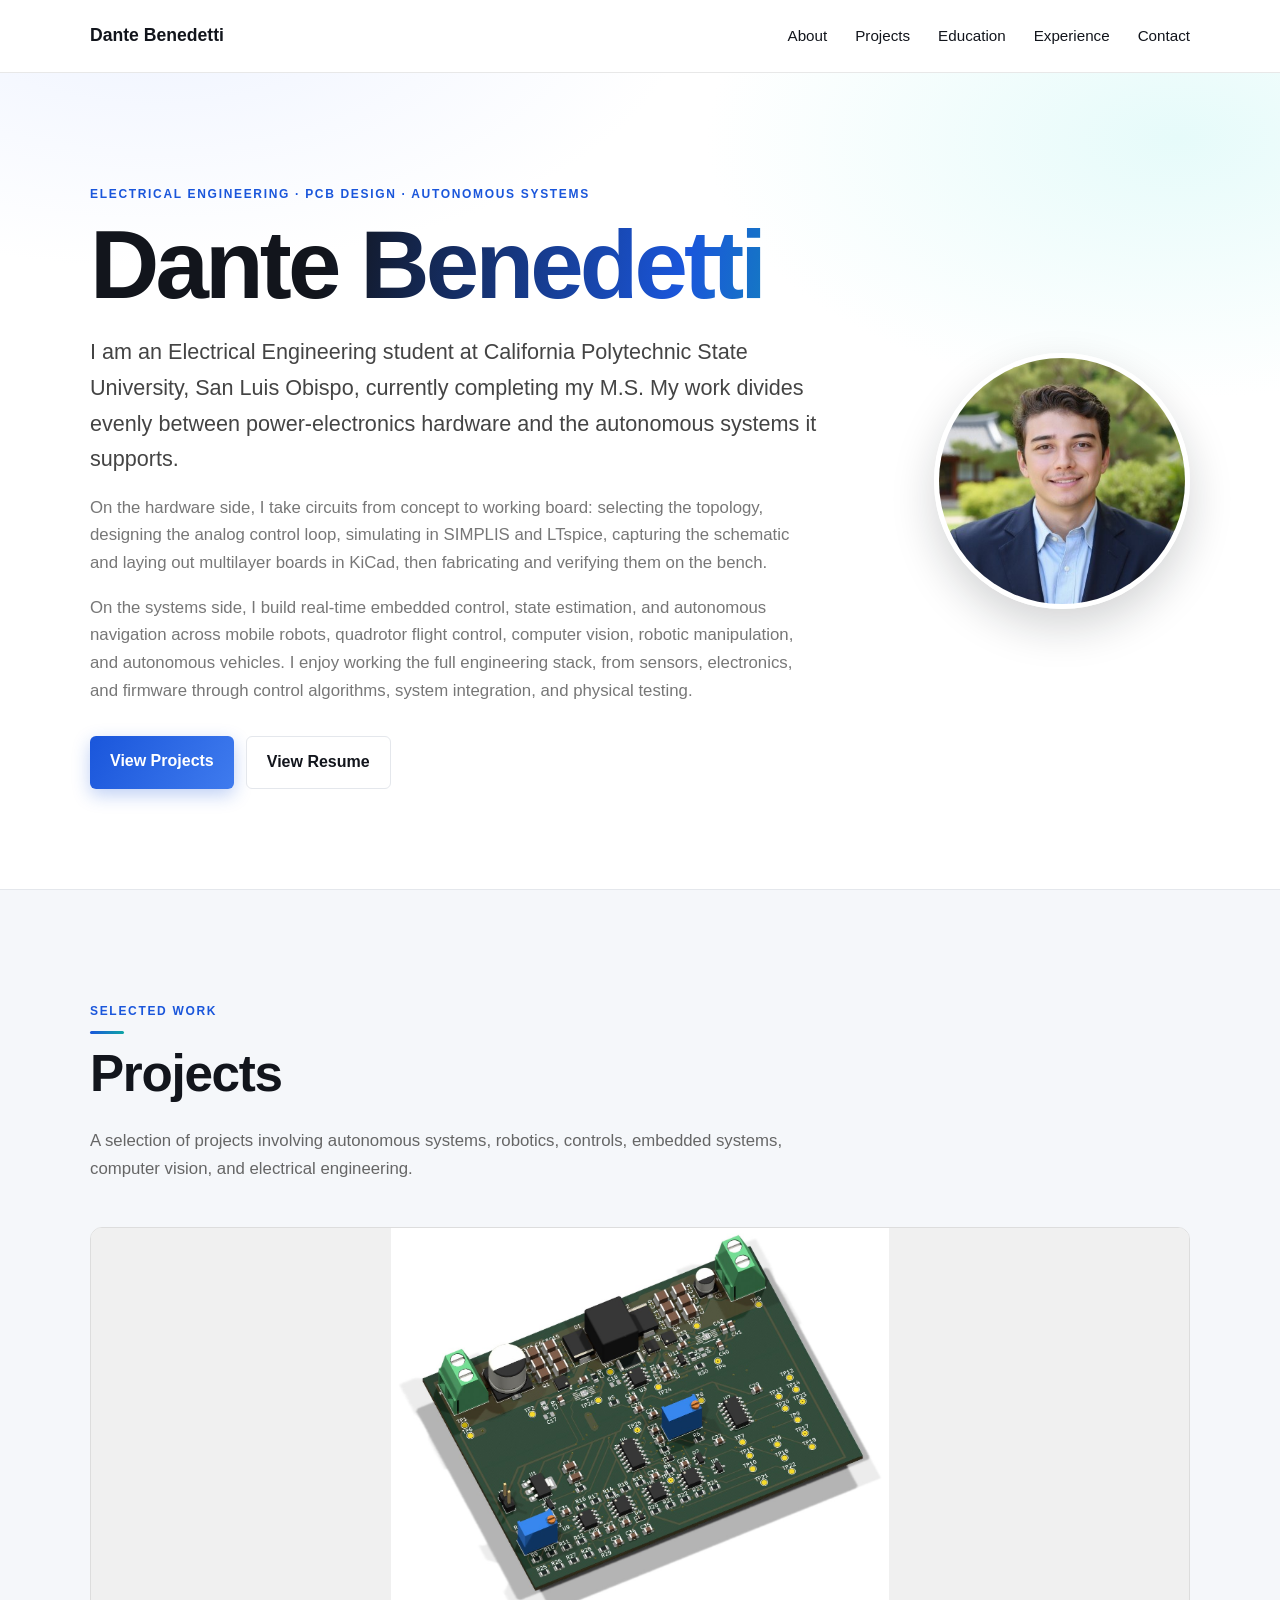
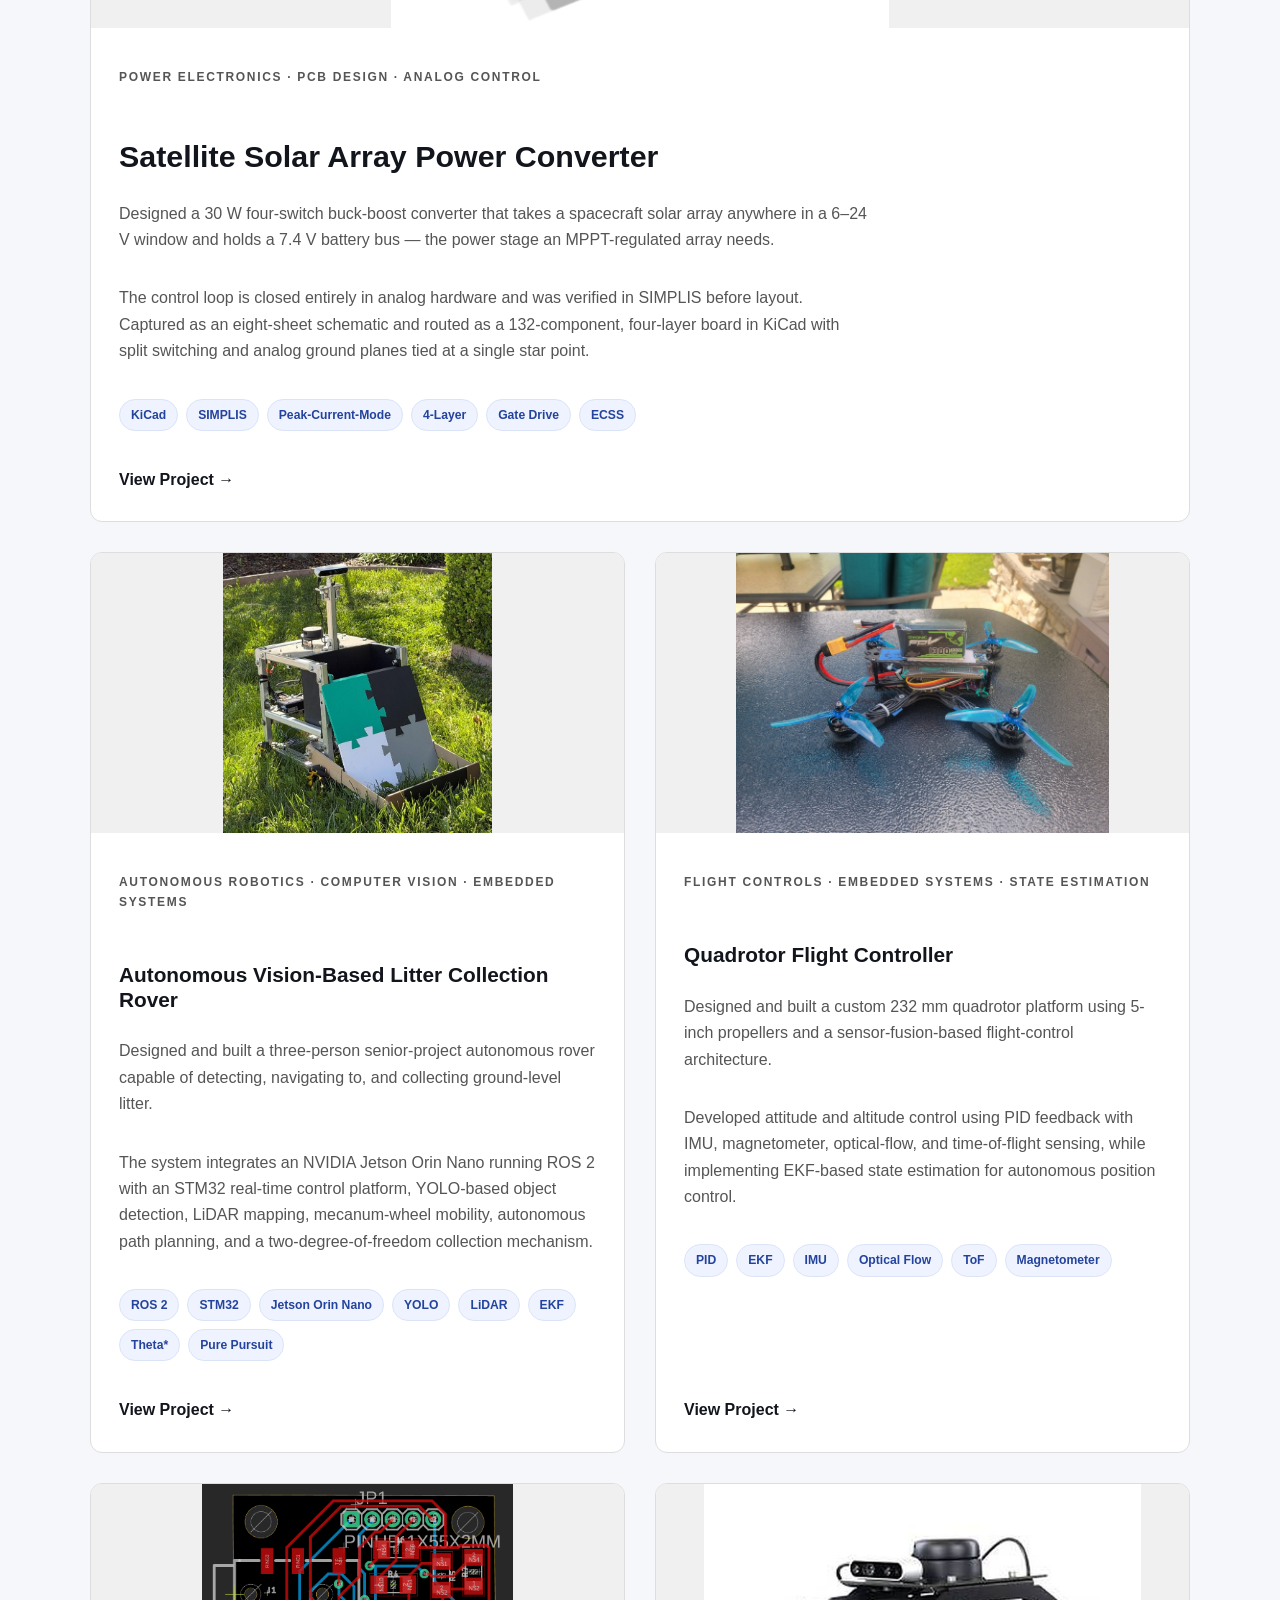
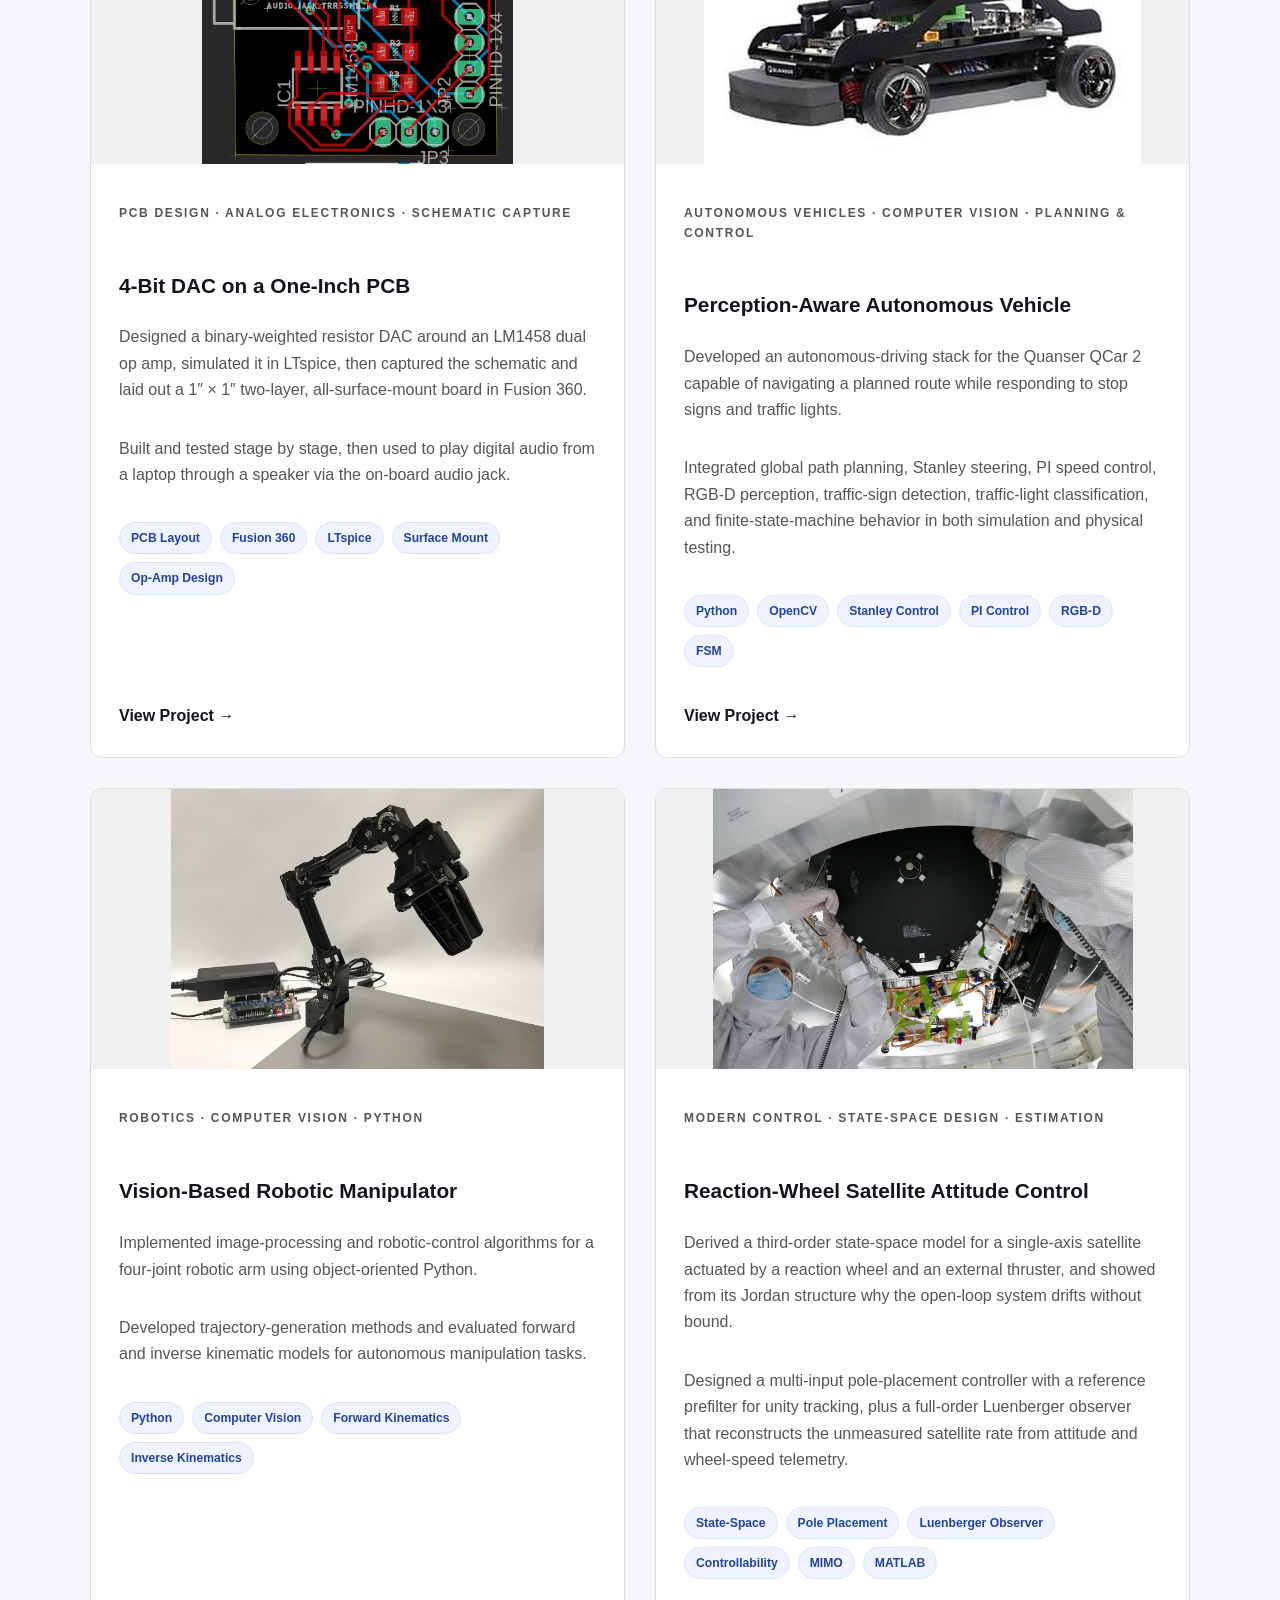
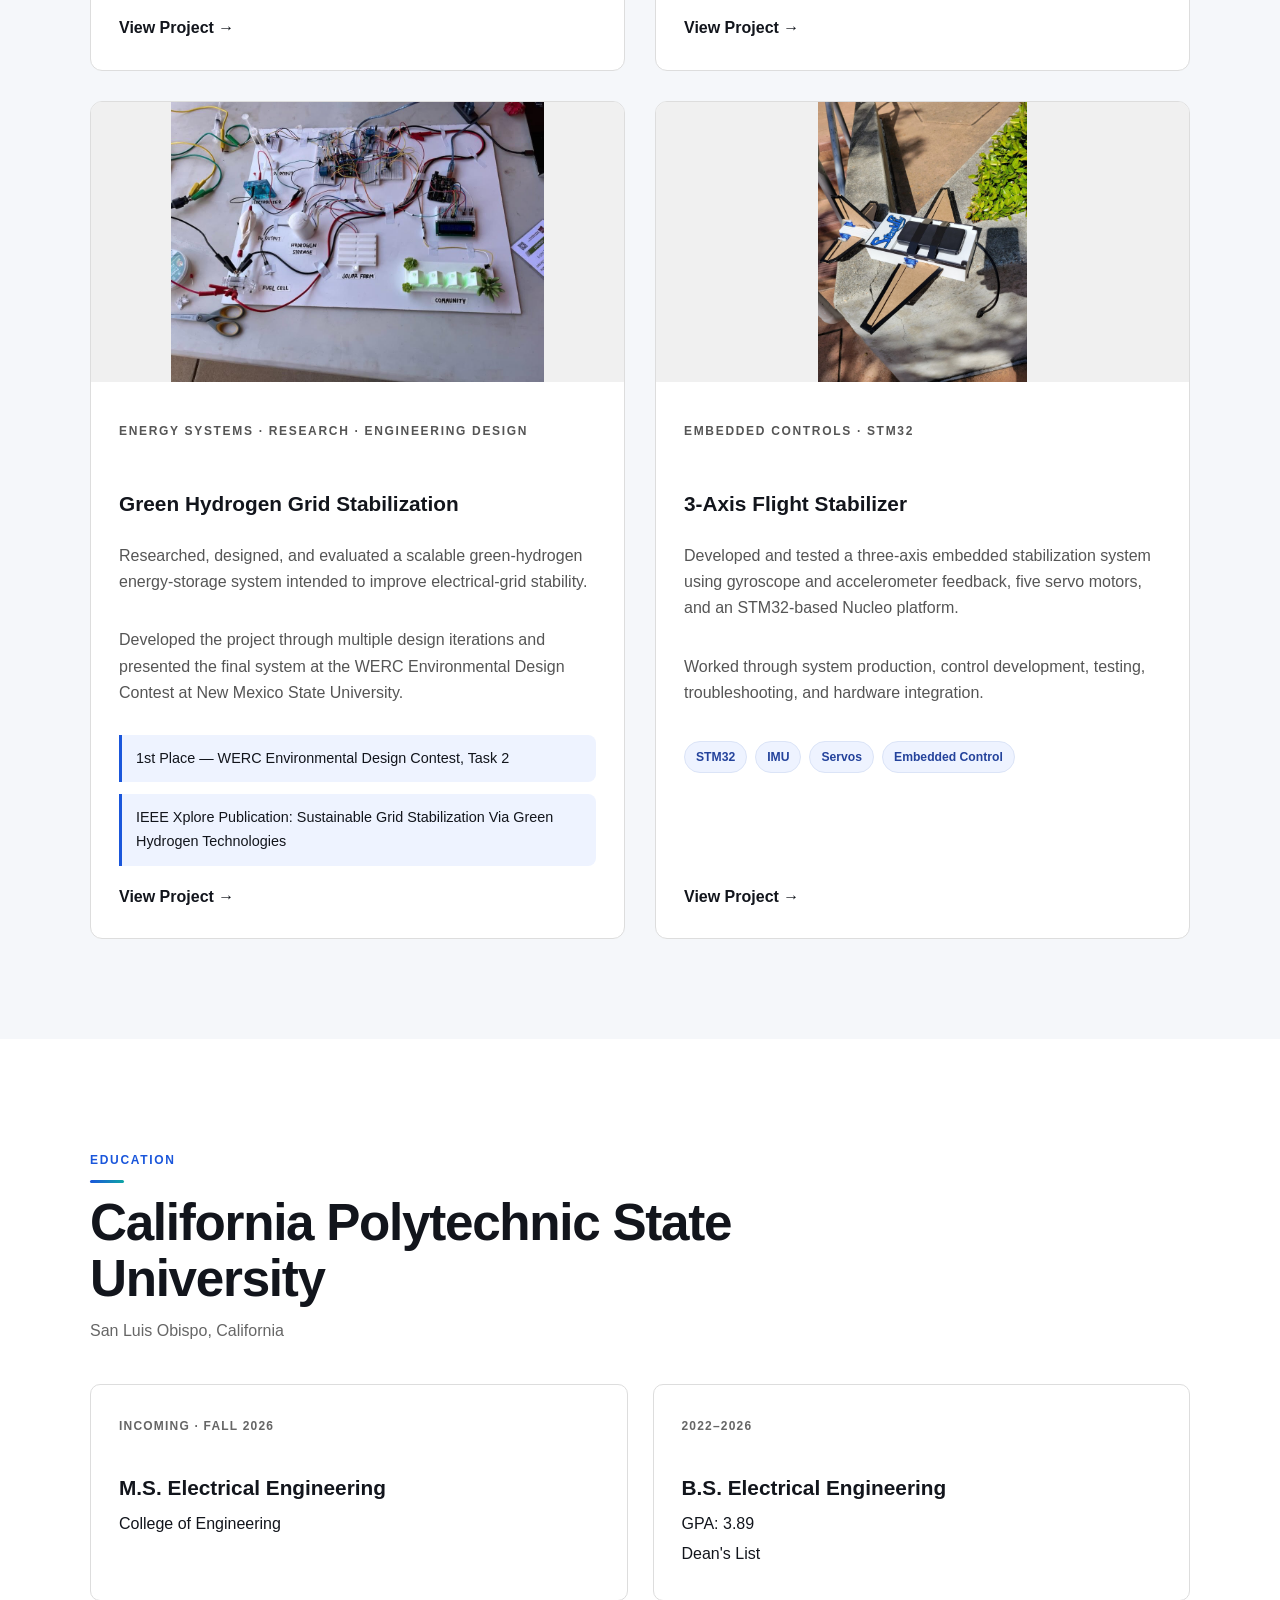
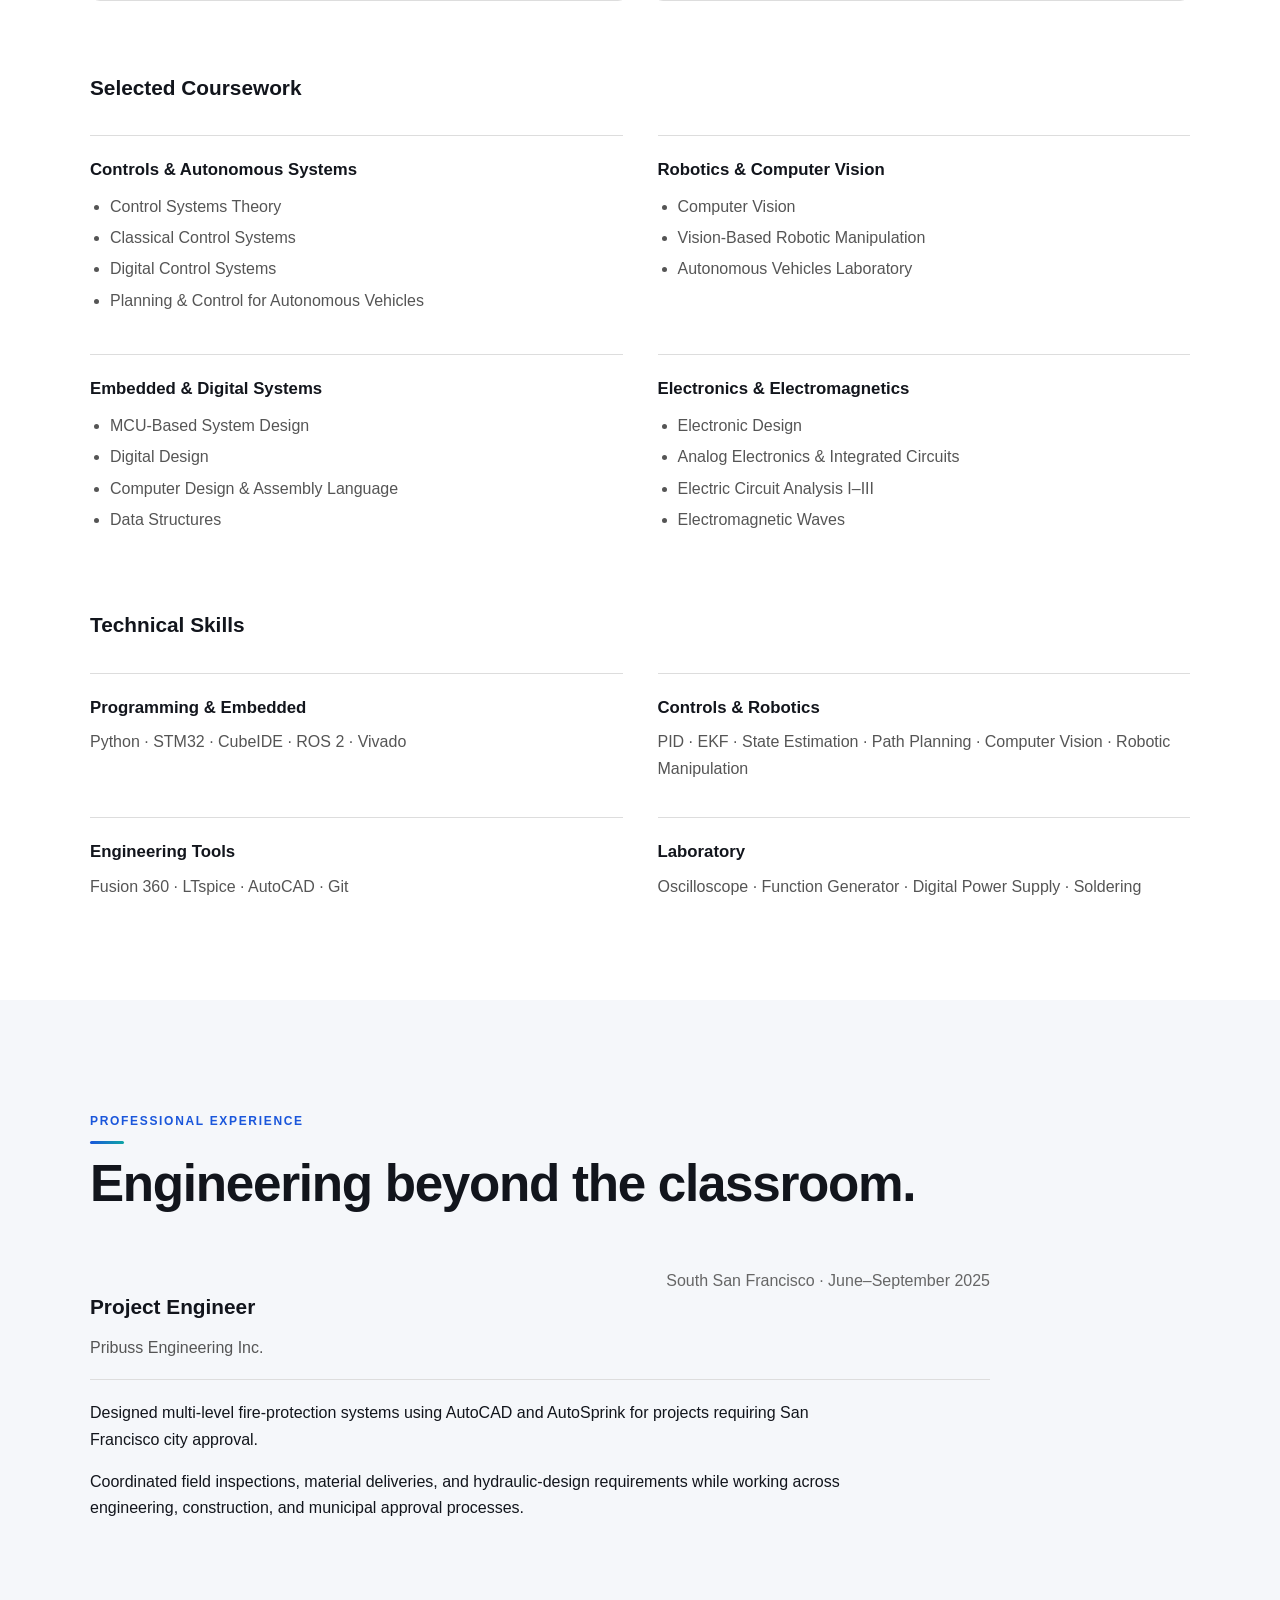
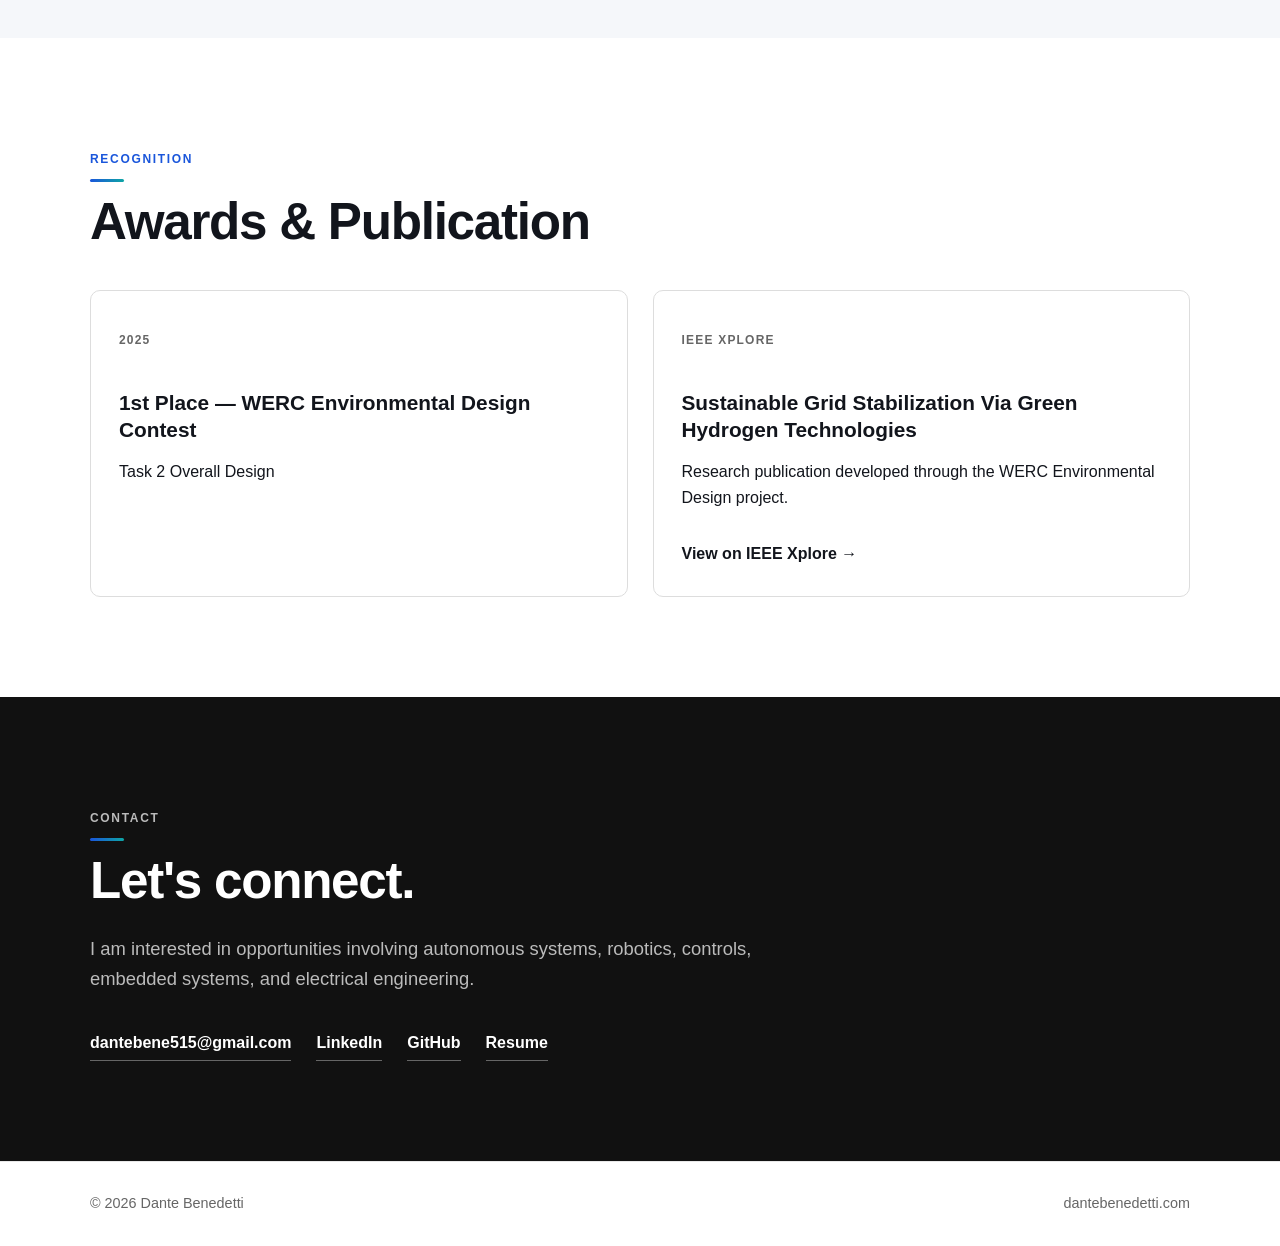
<file: index.html>
<!DOCTYPE html>
<html lang="en">
<head>
    <meta charset="UTF-8">
    <meta name="viewport" content="width=device-width, initial-scale=1.0">

    <meta
        name="description"
        content="Dante Benedetti - Electrical Engineering portfolio spanning power-electronics hardware, PCB design, simulation and bench test, alongside autonomous systems, controls, robotics, and embedded systems."
    >

    <title>Dante Benedetti | Electrical Engineering Portfolio</title>

    <link rel="stylesheet" href="css/style.css?v=26">
</head>

<body>

    <!-- Navigation -->
    <header class="site-header">
        <div class="container nav-container">

            <a class="logo" href="#">Dante Benedetti</a>

            <button
                class="nav-toggle"
                type="button"
                aria-label="Menu"
                aria-expanded="false"
                aria-controls="site-nav"
            >
                <span class="nav-toggle-bar"></span>
                <span class="nav-toggle-bar"></span>
                <span class="nav-toggle-bar"></span>
            </button>

            <nav id="site-nav">
                <a href="#about">About</a>
                <a href="#projects">Projects</a>
                <a href="#education">Education</a>
                <a href="#experience">Experience</a>
                <a href="#contact">Contact</a>
            </nav>

        </div>
    </header>


    <main>

        <!-- Hero -->
        <section id="about" class="hero">

            <div class="container hero-content hero-split">

              <div class="hero-copy">

                <p class="eyebrow">
                    Electrical Engineering · PCB Design · Autonomous Systems
                </p>

                <h1>Dante Benedetti</h1>

                <p class="hero-text">
                    I am an Electrical Engineering student at California
                    Polytechnic State University, San Luis Obispo, currently
                    completing my M.S. My work divides evenly between
                    power-electronics hardware and the autonomous systems it
                    supports.
                </p>

                <p class="hero-subtext">
                    On the hardware side, I take circuits from concept to
                    working board: selecting the topology, designing the analog
                    control loop, simulating in SIMPLIS and LTspice, capturing
                    the schematic and laying out multilayer boards in KiCad,
                    then fabricating and verifying them on the bench.
                </p>

                <p class="hero-subtext">
                    On the systems side, I build real-time embedded control,
                    state estimation, and autonomous navigation across mobile
                    robots, quadrotor flight control, computer vision, robotic
                    manipulation, and autonomous vehicles. I enjoy working the
                    full engineering stack, from sensors, electronics, and
                    firmware through control algorithms, system integration,
                    and physical testing.
                </p>

                <div class="hero-buttons">

                    <a class="button primary" href="#projects">
                        View Projects
                    </a>

                    <a
                        class="button secondary"
                        href="files/Dante_Benedetti_Resume.pdf"
                        target="_blank"
                    >
                        View Resume
                    </a>

                </div>

              </div>

              <figure class="hero-portrait">
                  <img
                      src="images/headshot.jpg"
                      alt="Portrait of Dante Benedetti."
                      width="400"
                      height="400"
                  >
              </figure>

            </div>

        </section>


        <!-- About -->


        <!-- Projects -->
        <section id="projects" class="section alt-section">

            <div class="container">

                <p class="section-label">Selected Work</p>

                <h2>Projects</h2>

                <p class="section-intro">
                    A selection of projects involving autonomous systems,
                    robotics, controls, embedded systems, computer vision,
                    and electrical engineering.
                </p>


                <div class="project-grid">



                    <!-- Satellite solar array converter -->
                    <article class="project-card featured-project">

                        <img
                            class="project-image"
                            src="images/fsbb/board-3d.jpg"
                            alt="Three-dimensional render of a green four-layer power converter board with screw terminals, a large shielded inductor, dense surface-mount control circuitry, and rows of yellow test points."
                            width="1400"
                            height="1123"
                            loading="lazy"
                        >

                        <div class="project-content">

                            <p class="project-type">
                                Power Electronics &middot; PCB Design &middot; Analog Control
                            </p>

                            <h3>
                                Satellite Solar Array Power Converter
                            </h3>

                            <p>
                                Designed a 30 W four-switch buck-boost converter
                                that takes a spacecraft solar array anywhere in a
                                6&ndash;24 V window and holds a 7.4 V battery bus
                                &mdash; the power stage an MPPT-regulated array
                                needs.
                            </p>

                            <p>
                                The control loop is closed entirely in analog
                                hardware and was verified in SIMPLIS before
                                layout. Captured as an eight-sheet schematic and
                                routed as a 132-component, four-layer board in
                                KiCad with split switching and analog ground
                                planes tied at a single star point.
                            </p>

                            <div class="project-tags">
                                <span>KiCad</span>
                                <span>SIMPLIS</span>
                                <span>Peak-Current-Mode</span>
                                <span>4-Layer</span>
                                <span>Gate Drive</span>
                                <span>ECSS</span>
                            </div>

                            <a href="projects/fsbb.html">
                                View Project &rarr;
                            </a>

                        </div>

                    </article>

                    <!-- LitterBot -->
                    <article class="project-card">

                        <img
                            class="project-image"
                            src="images/litterbot/prototype.jpg"
                            alt="Completed LitterBot prototype outdoors, showing mecanum wheels, depth camera mast, LiDAR, and 3D-printed collection ramp."
                            width="747"
                            height="778"
                            loading="lazy"
                        >

                        <div class="project-content">

                            <p class="project-type">
                                Autonomous Robotics · Computer Vision · Embedded Systems
                            </p>

                            <h3>
                                Autonomous Vision-Based Litter Collection Rover
                            </h3>

                            <p>
                                Designed and built a three-person senior-project
                                autonomous rover capable of detecting, navigating
                                to, and collecting ground-level litter.
                            </p>

                            <p>
                                The system integrates an NVIDIA Jetson Orin Nano
                                running ROS 2 with an STM32 real-time control
                                platform, YOLO-based object detection, LiDAR
                                mapping, mecanum-wheel mobility, autonomous path
                                planning, and a two-degree-of-freedom collection
                                mechanism.
                            </p>

                            <div class="project-tags">
                                <span>ROS 2</span>
                                <span>STM32</span>
                                <span>Jetson Orin Nano</span>
                                <span>YOLO</span>
                                <span>LiDAR</span>
                                <span>EKF</span>
                                <span>Theta*</span>
                                <span>Pure Pursuit</span>
                            </div>

                            <a href="projects/litterbot.html">
                                View Project →
                            </a>

                        </div>

                    </article>


                    <!-- Quadrotor -->
                    <article class="project-card">

                        <img
                            class="project-image"
                            src="images/drone/isometric.jpg"
                            alt="Side view of the custom 232 mm quadrotor showing its stacked deck layout, battery, and tri-blade propellers."
                            width="1553"
                            height="1164"
                            loading="lazy"
                        >

                        <div class="project-content">

                            <p class="project-type">
                                Flight Controls · Embedded Systems · State Estimation
                            </p>

                            <h3>
                                Quadrotor Flight Controller
                            </h3>

                            <p>
                                Designed and built a custom 232 mm quadrotor
                                platform using 5-inch propellers and a
                                sensor-fusion-based flight-control architecture.
                            </p>

                            <p>
                                Developed attitude and altitude control using PID
                                feedback with IMU, magnetometer, optical-flow,
                                and time-of-flight sensing, while implementing
                                EKF-based state estimation for autonomous
                                position control.
                            </p>

                            <div class="project-tags">
                                <span>PID</span>
                                <span>EKF</span>
                                <span>IMU</span>
                                <span>Optical Flow</span>
                                <span>ToF</span>
                                <span>Magnetometer</span>
                            </div>

                            <a href="projects/quadrotor.html">
                                View Project →
                            </a>

                        </div>

                    </article>

                    <!-- DAC PCB -->
                    <article class="project-card">

                        <img
                            class="project-image"
                            src="images/dac/pcb-layout.png"
                            alt="Two-layer PCB layout of a 4-bit DAC on a one-inch board, with red top-layer and blue bottom-layer traces."
                            width="871"
                            height="783"
                            loading="lazy"
                        >

                        <div class="project-content">

                            <p class="project-type">
                                PCB Design · Analog Electronics · Schematic Capture
                            </p>

                            <h3>
                                4-Bit DAC on a One-Inch PCB
                            </h3>

                            <p>
                                Designed a binary-weighted resistor DAC around an
                                LM1458 dual op amp, simulated it in LTspice, then
                                captured the schematic and laid out a 1″ × 1″
                                two-layer, all-surface-mount board in Fusion 360.
                            </p>

                            <p>
                                Built and tested stage by stage, then used to play
                                digital audio from a laptop through a speaker via
                                the on-board audio jack.
                            </p>

                            <div class="project-tags">
                                <span>PCB Layout</span>
                                <span>Fusion 360</span>
                                <span>LTspice</span>
                                <span>Surface Mount</span>
                                <span>Op-Amp Design</span>
                            </div>

                            <a href="projects/dac.html">
                                View Project →
                            </a>

                        </div>

                    </article>


                    <!-- QCar -->
                    <article class="project-card">

                        <img
                            class="project-image"
                            src="images/qcar/qcar-platform.jpg"
                            alt="The Quanser QCar 2 autonomous vehicle platform."
                            width="686"
                            height="440"
                            loading="lazy"
                        >

                        <div class="project-content">

                            <p class="project-type">
                                Autonomous Vehicles · Computer Vision · Planning & Control
                            </p>

                            <h3>
                                Perception-Aware Autonomous Vehicle
                            </h3>

                            <p>
                                Developed an autonomous-driving stack for the
                                Quanser QCar 2 capable of navigating a planned
                                route while responding to stop signs and traffic
                                lights.
                            </p>

                            <p>
                                Integrated global path planning, Stanley steering,
                                PI speed control, RGB-D perception, traffic-sign
                                detection, traffic-light classification, and
                                finite-state-machine behavior in both simulation
                                and physical testing.
                            </p>

                            <div class="project-tags">
                                <span>Python</span>
                                <span>OpenCV</span>
                                <span>Stanley Control</span>
                                <span>PI Control</span>
                                <span>RGB-D</span>
                                <span>FSM</span>
                            </div>

                            <a href="projects/qcar.html">
                                View Project →
                            </a>

                        </div>

                    </article>


                    <!-- Manipulator -->
                    <article class="project-card">

                        <img
                            class="project-image"
                            src="images/manipulator/arm-hardware.jpg"
                            alt="The OpenManipulator-X robotic arm with its OpenCR control board."
                            width="1400"
                            height="1050"
                            loading="lazy"
                        >

                        <div class="project-content">

                            <p class="project-type">
                                Robotics · Computer Vision · Python
                            </p>

                            <h3>
                                Vision-Based Robotic Manipulator
                            </h3>

                            <p>
                                Implemented image-processing and robotic-control
                                algorithms for a four-joint robotic arm using
                                object-oriented Python.
                            </p>

                            <p>
                                Developed trajectory-generation methods and
                                evaluated forward and inverse kinematic models
                                for autonomous manipulation tasks.
                            </p>

                            <div class="project-tags">
                                <span>Python</span>
                                <span>Computer Vision</span>
                                <span>Forward Kinematics</span>
                                <span>Inverse Kinematics</span>
                            </div>

                            <a href="projects/manipulator.html">
                                View Project →
                            </a>

                        </div>

                    </article>

                    <!-- Satellite -->
                    <article class="project-card">

                        <img
                            class="project-image"
                            src="images/satellite/reaction-wheel.jpg"
                            alt="Technicians installing a reaction wheel on NASA's Europa Clipper spacecraft."
                            width="1500"
                            height="1000"
                            loading="lazy"
                        >

                        <div class="project-content">

                            <p class="project-type">
                                Modern Control · State-Space Design · Estimation
                            </p>

                            <h3>
                                Reaction-Wheel Satellite Attitude Control
                            </h3>

                            <p>
                                Derived a third-order state-space model for a
                                single-axis satellite actuated by a reaction
                                wheel and an external thruster, and showed from
                                its Jordan structure why the open-loop system
                                drifts without bound.
                            </p>

                            <p>
                                Designed a multi-input pole-placement controller
                                with a reference prefilter for unity tracking,
                                plus a full-order Luenberger observer that
                                reconstructs the unmeasured satellite rate from
                                attitude and wheel-speed telemetry.
                            </p>

                            <div class="project-tags">
                                <span>State-Space</span>
                                <span>Pole Placement</span>
                                <span>Luenberger Observer</span>
                                <span>Controllability</span>
                                <span>MIMO</span>
                                <span>MATLAB</span>
                            </div>

                            <a href="projects/satellite.html">
                                View Project →
                            </a>

                        </div>

                    </article>


                    <!-- Hydrogen -->
                    <article class="project-card">

                        <img
                            class="project-image"
                            src="images/werc/bench-hardware.jpg"
                            alt="The bench-scale hydrogen demonstration board with electrolyzer, fuel cell, solar panel, Arduinos, and lit community LEDs."
                            width="768"
                            height="1024"
                            loading="lazy"
                        >

                        <div class="project-content">

                            <p class="project-type">
                                Energy Systems · Research · Engineering Design
                            </p>

                            <h3>
                                Green Hydrogen Grid Stabilization
                            </h3>

                            <p>
                                Researched, designed, and evaluated a scalable
                                green-hydrogen energy-storage system intended to
                                improve electrical-grid stability.
                            </p>

                            <p>
                                Developed the project through multiple design
                                iterations and presented the final system at the
                                WERC Environmental Design Contest at New Mexico
                                State University.
                            </p>

                            <div class="project-highlight">
                                1st Place — WERC Environmental Design Contest,
                                Task 2
                            </div>

                            <div class="project-highlight">
                                IEEE Xplore Publication:
                                Sustainable Grid Stabilization Via Green Hydrogen Technologies
                            </div>

                            <a href="projects/hydrogen.html">
                                View Project →
                            </a>

                        </div>

                    </article>


                    <!-- Stabilizer -->
                    <article class="project-card">

                        <img
                            class="project-image"
                            src="images/steadifly/airframe.jpg"
                            alt="The SteadiFly airframe with servo-driven control surfaces and onboard battery."
                            width="1199"
                            height="1600"
                            loading="lazy"
                        >

                        <div class="project-content">

                            <p class="project-type">
                                Embedded Controls · STM32
                            </p>

                            <h3>
                                3-Axis Flight Stabilizer
                            </h3>

                            <p>
                                Developed and tested a three-axis embedded
                                stabilization system using gyroscope and
                                accelerometer feedback, five servo motors,
                                and an STM32-based Nucleo platform.
                            </p>

                            <p>
                                Worked through system production, control
                                development, testing, troubleshooting, and
                                hardware integration.
                            </p>

                            <div class="project-tags">
                                <span>STM32</span>
                                <span>IMU</span>
                                <span>Servos</span>
                                <span>Embedded Control</span>
                            </div>

                            <a href="projects/steadifly.html">
                                View Project →
                            </a>

                        </div>

                    </article>

                </div>

            </div>

        </section>


        <!-- Education -->
        <section id="education" class="section">

            <div class="container">

                <p class="section-label">Education</p>

                <h2>California Polytechnic State University</h2>

                <p class="education-location">
                    San Luis Obispo, California
                </p>


                <div class="education-grid">

                    <div class="education-card">

                        <p class="education-status">
                            Incoming · Fall 2026
                        </p>

                        <h3>
                            M.S. Electrical Engineering
                        </h3>

                        <p>
                            College of Engineering
                        </p>

                    </div>


                    <div class="education-card">

                        <p class="education-status">
                            2022–2026
                        </p>

                        <h3>
                            B.S. Electrical Engineering
                        </h3>

                        <p>
                            GPA: 3.89
                        </p>

                        <p>
                            Dean's List
                        </p>

                    </div>

                </div>


                <div class="coursework">

                    <h3>Selected Coursework</h3>

                    <div class="coursework-grid">

                        <div>
                            <h4>Controls & Autonomous Systems</h4>

                            <ul>
                                <li>Control Systems Theory</li>
                                <li>Classical Control Systems</li>
                                <li>Digital Control Systems</li>
                                <li>
                                    Planning & Control for Autonomous Vehicles
                                </li>
                            </ul>
                        </div>


                        <div>
                            <h4>Robotics & Computer Vision</h4>

                            <ul>
                                <li>Computer Vision</li>
                                <li>
                                    Vision-Based Robotic Manipulation
                                </li>
                                <li>
                                    Autonomous Vehicles Laboratory
                                </li>
                            </ul>
                        </div>


                        <div>
                            <h4>Embedded & Digital Systems</h4>

                            <ul>
                                <li>MCU-Based System Design</li>
                                <li>Digital Design</li>
                                <li>
                                    Computer Design & Assembly Language
                                </li>
                                <li>Data Structures</li>
                            </ul>
                        </div>


                        <div>
                            <h4>Electronics & Electromagnetics</h4>

                            <ul>
                                <li>Electronic Design</li>
                                <li>
                                    Analog Electronics & Integrated Circuits
                                </li>
                                <li>Electric Circuit Analysis I–III</li>
                                <li>Electromagnetic Waves</li>
                            </ul>
                        </div>

                    </div>

                </div>


                <div class="skills">

                    <h3>Technical Skills</h3>

                    <div class="skills-grid">

                        <div>
                            <h4>Programming & Embedded</h4>
                            <p>
                                Python · STM32 · CubeIDE · ROS 2 · Vivado
                            </p>
                        </div>

                        <div>
                            <h4>Controls & Robotics</h4>
                            <p>
                                PID · EKF · State Estimation · Path Planning ·
                                Computer Vision · Robotic Manipulation
                            </p>
                        </div>

                        <div>
                            <h4>Engineering Tools</h4>
                            <p>
                                Fusion 360 · LTspice · AutoCAD · Git
                            </p>
                        </div>

                        <div>
                            <h4>Laboratory</h4>
                            <p>
                                Oscilloscope · Function Generator ·
                                Digital Power Supply · Soldering
                            </p>
                        </div>

                    </div>

                </div>

            </div>

        </section>


        <!-- Experience -->
        <section id="experience" class="section alt-section">

            <div class="container">

                <p class="section-label">Professional Experience</p>

                <h2>Engineering beyond the classroom.</h2>


                <div class="experience-item">

                    <div class="experience-heading">

                        <div>
                            <h3>
                                Project Engineer
                            </h3>

                            <p class="company">
                                Pribuss Engineering Inc.
                            </p>
                        </div>

                        <p class="meta">
                            South San Francisco · June–September 2025
                        </p>

                    </div>

                    <p>
                        Designed multi-level fire-protection systems using
                        AutoCAD and AutoSprink for projects requiring San
                        Francisco city approval.
                    </p>

                    <p>
                        Coordinated field inspections, material deliveries,
                        and hydraulic-design requirements while working
                        across engineering, construction, and municipal
                        approval processes.
                    </p>

                </div>

            </div>

        </section>


        <!-- Awards / Publication -->
        <section class="section">

            <div class="container">

                <p class="section-label">
                    Recognition
                </p>

                <h2>
                    Awards & Publication
                </h2>


                <div class="recognition-grid">

                    <div class="recognition-card">

                        <p class="recognition-year">
                            2025
                        </p>

                        <h3>
                            1st Place — WERC Environmental Design Contest
                        </h3>

                        <p>
                            Task 2 Overall Design
                        </p>

                    </div>


                    <div class="recognition-card">

                        <p class="recognition-year">
                            IEEE Xplore
                        </p>

                        <h3>
                            Sustainable Grid Stabilization Via Green Hydrogen Technologies
                        </h3>

                        <p>
                            Research publication developed through the WERC
                            Environmental Design project.
                        </p>

                        <a
                            class="recognition-link"
                            href="https://ieeexplore.ieee.org/document/11143791"
                            target="_blank"
                            rel="noopener"
                        >
                            View on IEEE Xplore →
                        </a>

                    </div>

                </div>

            </div>

        </section>


        <!-- Contact -->
        <section id="contact" class="section contact-section">

            <div class="container">

                <p class="section-label">
                    Contact
                </p>

                <h2>
                    Let's connect.
                </h2>

                <p class="large-text">
                    I am interested in opportunities involving autonomous
                    systems, robotics, controls, embedded systems, and
                    electrical engineering.
                </p>


                <div class="contact-links">

                    <a href="mailto:dantebene515@gmail.com">
                        dantebene515@gmail.com
                    </a>

                    <a
                        href="https://www.linkedin.com/in/dante-m-benedetti"
                        target="_blank"
                        rel="noopener"
                    >
                        LinkedIn
                    </a>

                    <a
                        href="https://github.com/Dante-B-777"
                        target="_blank"
                        rel="noopener"
                    >
                        GitHub
                    </a>

                    <a
                        href="files/Dante_Benedetti_Resume.pdf"
                        target="_blank"
                    >
                        Resume
                    </a>

                </div>

            </div>

        </section>

    </main>


    <footer>

        <div class="container footer-content">

            <p>
                © 2026 Dante Benedetti
            </p>

            <p>
                dantebenedetti.com
            </p>

        </div>

    </footer>


    <script src="js/main.js?v=26"></script>

</body>
</html>
</file>
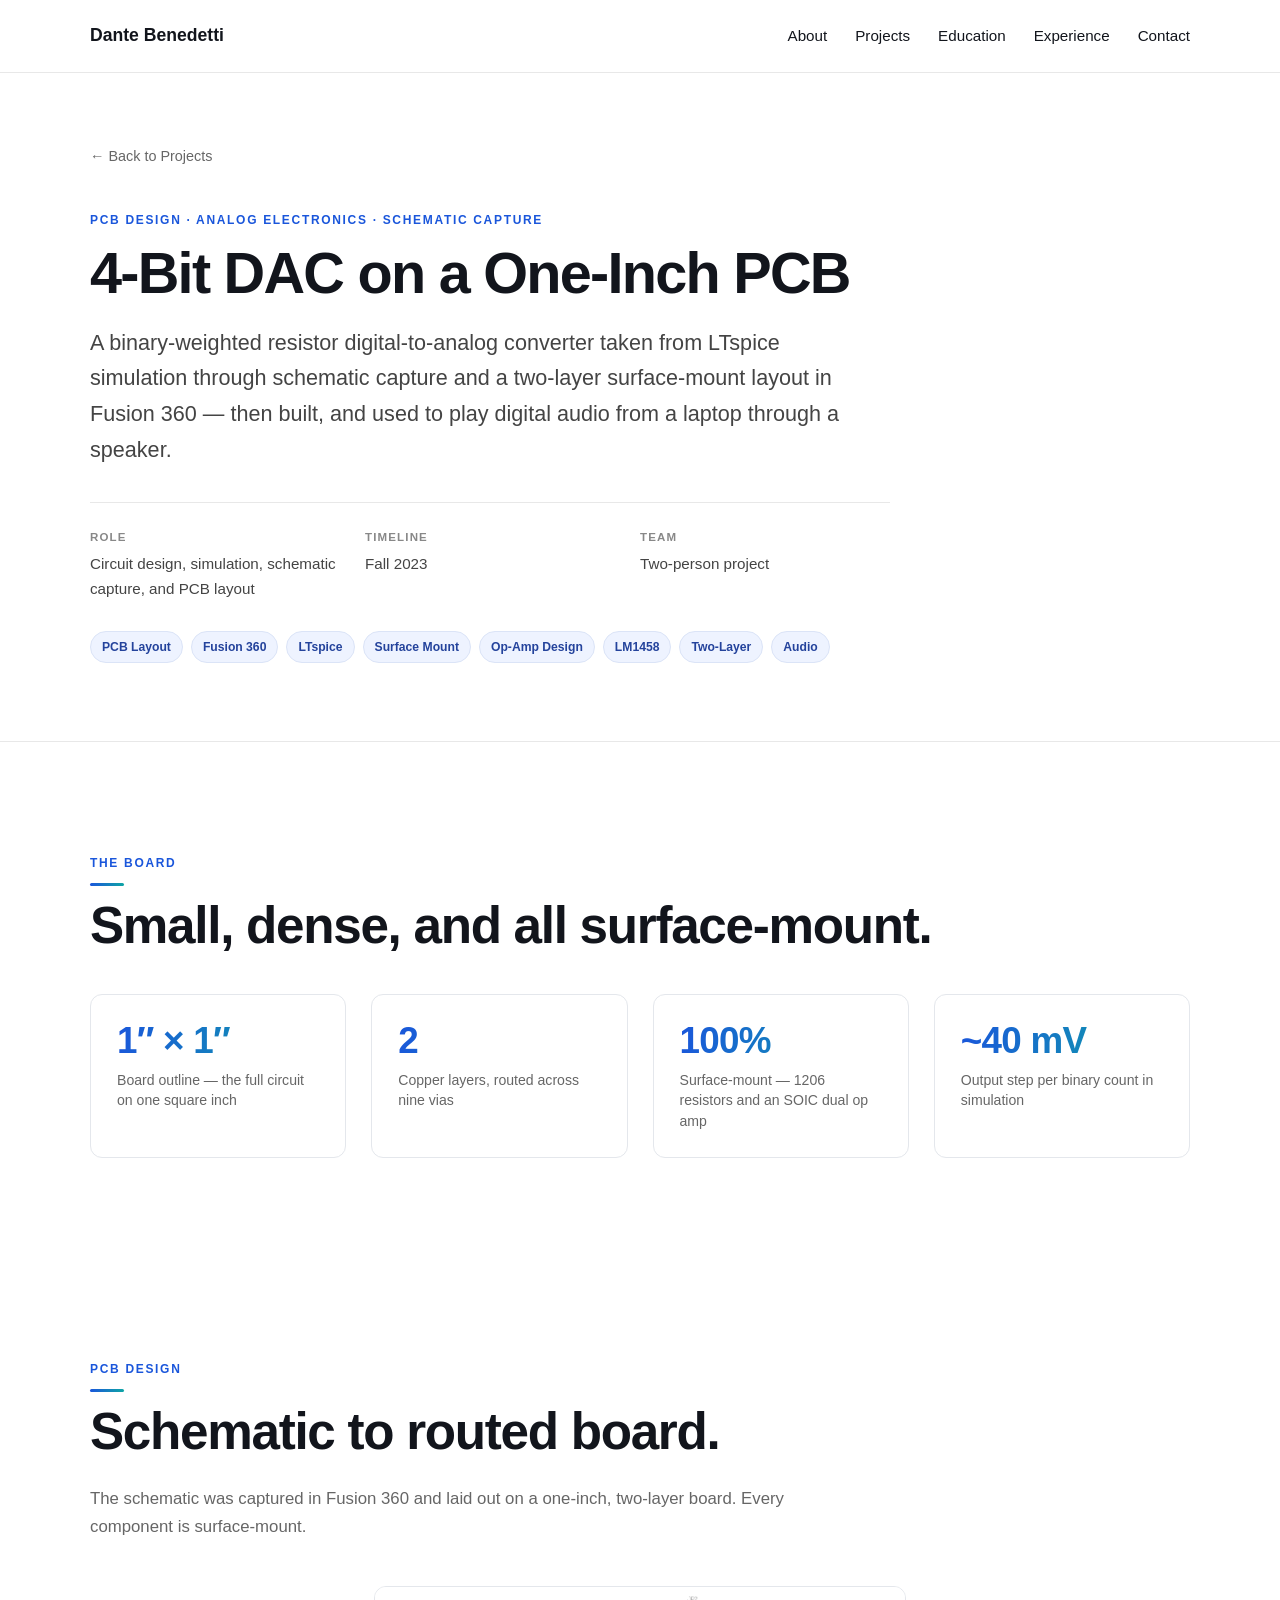
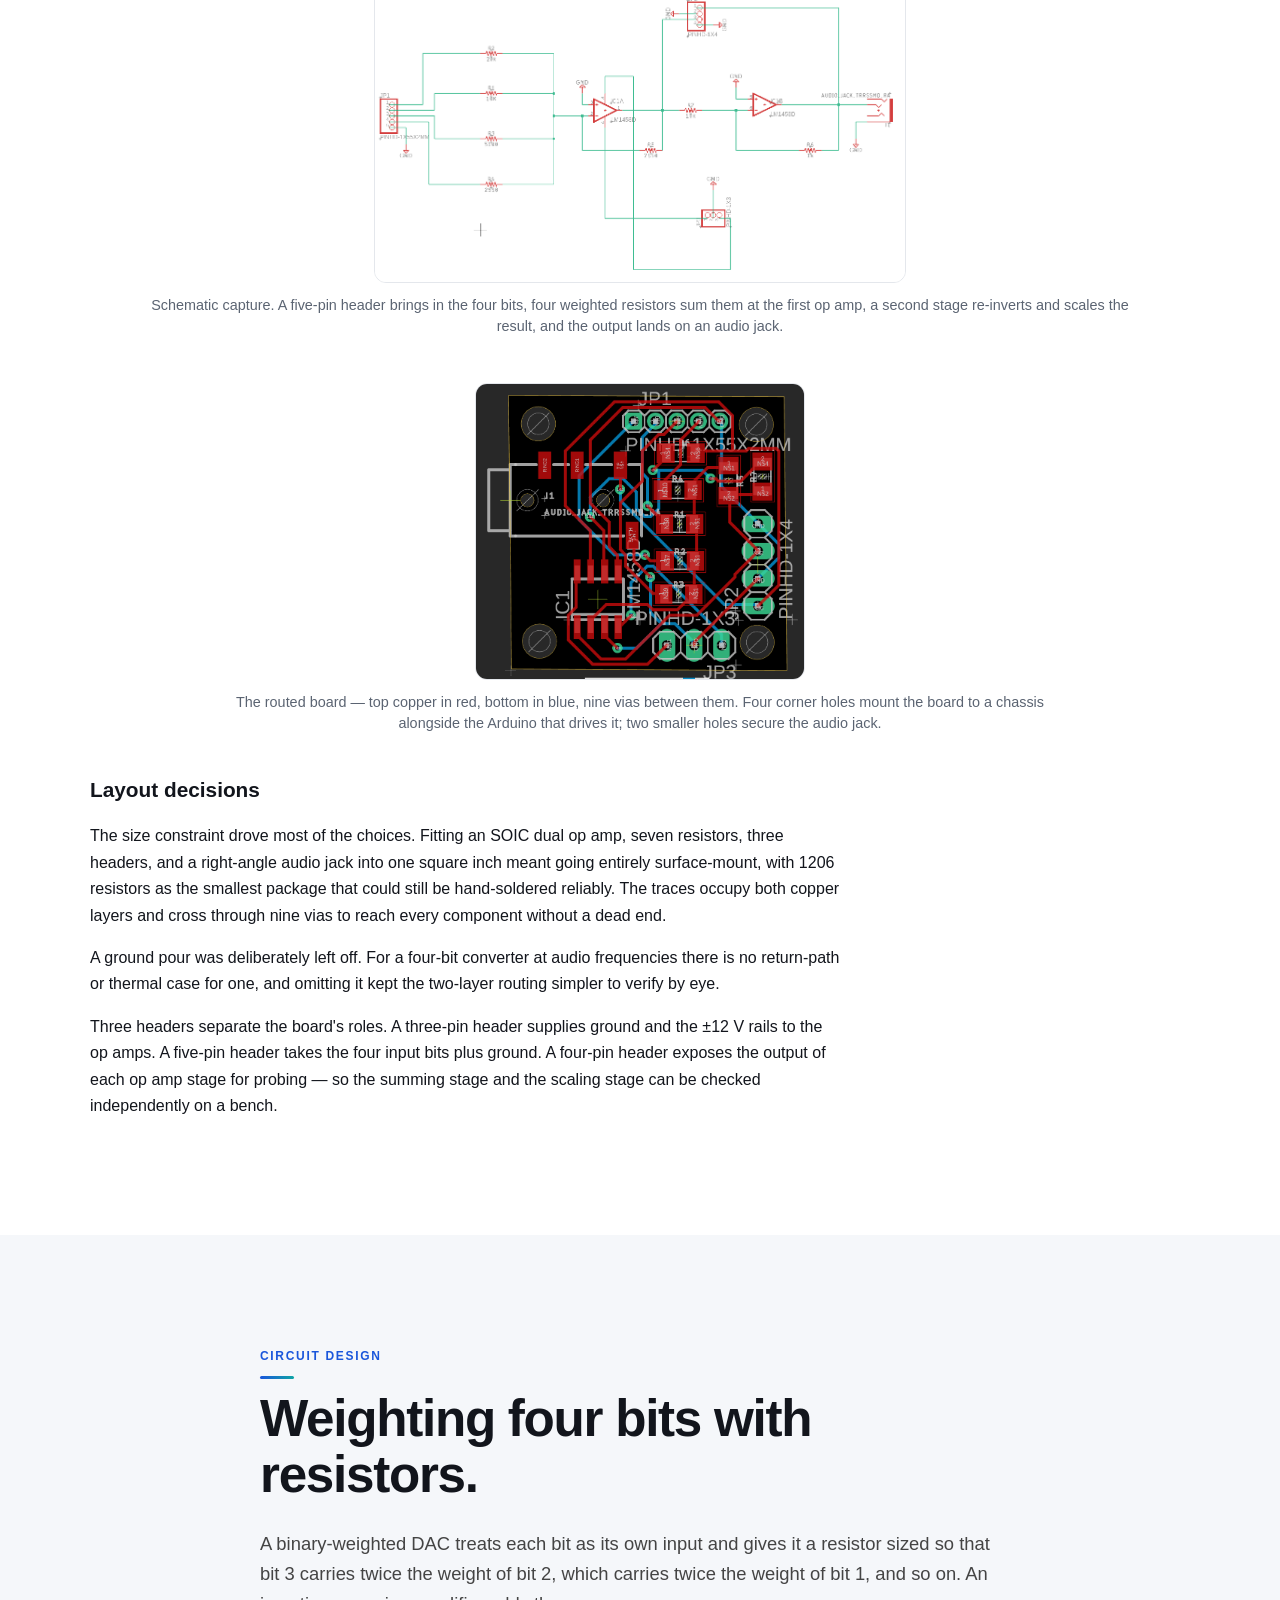
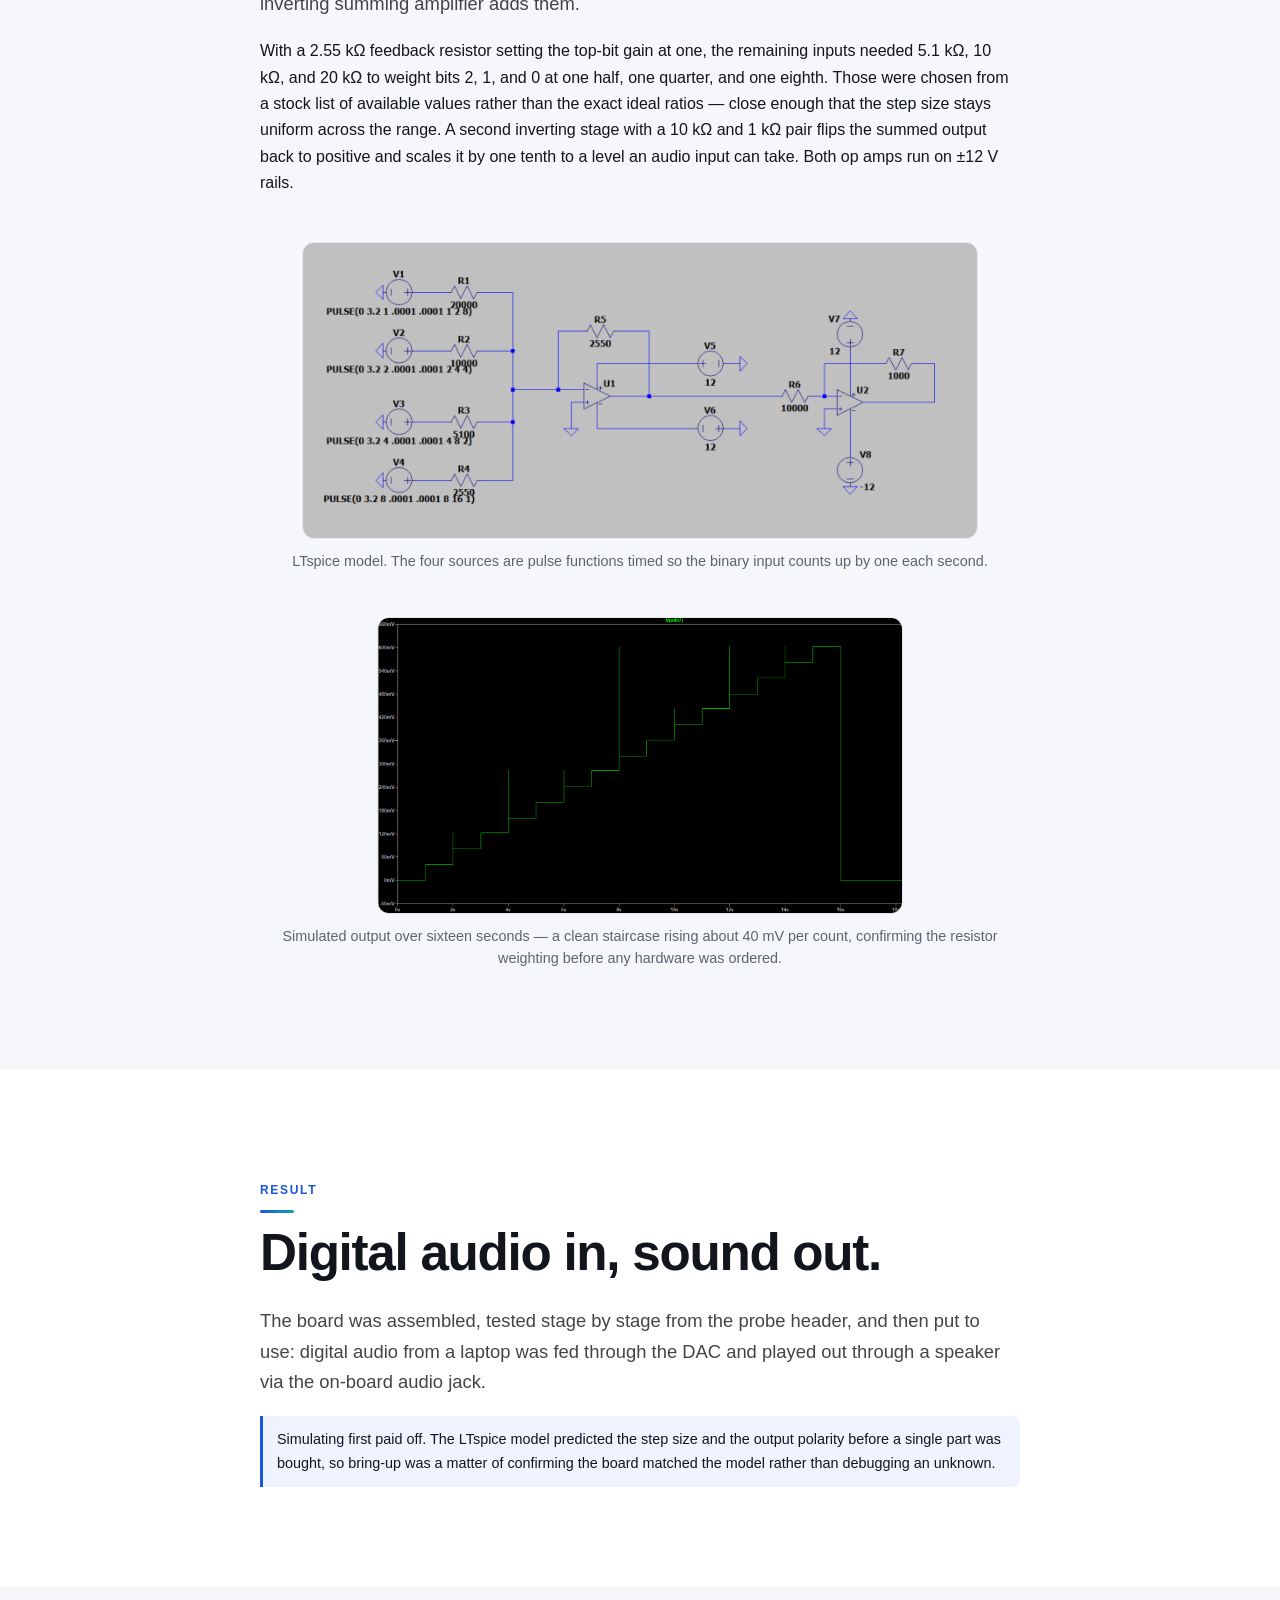
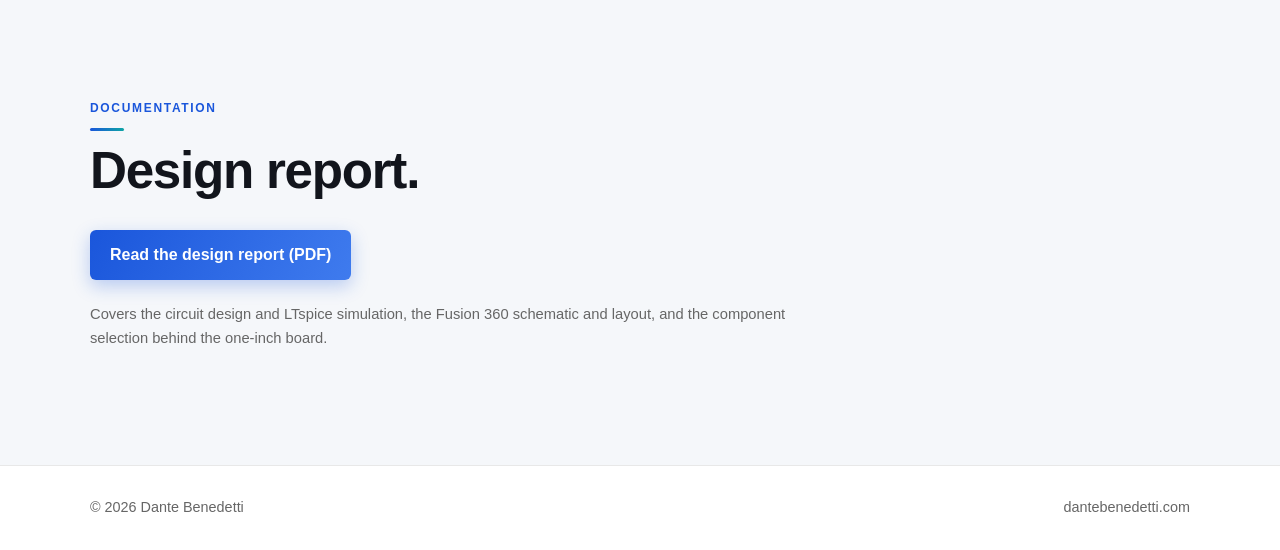
<file: projects/dac.html>
<!DOCTYPE html>
<html lang="en">
<head>
    <meta charset="UTF-8">
    <meta name="viewport" content="width=device-width, initial-scale=1.0">

    <meta
        name="description"
        content="PCB design of a 4-bit binary-weighted resistor DAC on a one-inch two-layer board: LTspice simulation, Fusion 360 schematic capture and layout, all surface-mount, driving a speaker from a laptop's digital audio."
    >

    <title>4-Bit DAC PCB | Dante Benedetti</title>

    <link rel="stylesheet" href="../css/style.css?v=26">
</head>

<body>

    <header class="site-header">
        <div class="container nav-container">

            <a class="logo" href="../index.html">Dante Benedetti</a>

            <button
                class="nav-toggle"
                type="button"
                aria-label="Menu"
                aria-expanded="false"
                aria-controls="site-nav"
            >
                <span class="nav-toggle-bar"></span>
                <span class="nav-toggle-bar"></span>
                <span class="nav-toggle-bar"></span>
            </button>

            <nav id="site-nav">
                <a href="../index.html#about">About</a>
                <a href="../index.html#projects">Projects</a>
                <a href="../index.html#education">Education</a>
                <a href="../index.html#experience">Experience</a>
                <a href="../index.html#contact">Contact</a>
            </nav>

        </div>
    </header>


    <main>

        <section class="project-hero">

            <div class="container">

                <a class="back-link" href="../index.html#projects">
                    ← Back to Projects
                </a>

                <p class="eyebrow">
                    PCB Design · Analog Electronics · Schematic Capture
                </p>

                <h1>4-Bit DAC on a One-Inch PCB</h1>

                <p class="hero-text">
                    A binary-weighted resistor digital-to-analog converter
                    taken from LTspice simulation through schematic capture
                    and a two-layer surface-mount layout in Fusion 360 — then
                    built, and used to play digital audio from a laptop
                    through a speaker.
                </p>

                <div class="project-meta">
                    <div>
                        <span class="meta-label">Role</span>
                        Circuit design, simulation, schematic capture,
                        and PCB layout
                    </div>
                    <div>
                        <span class="meta-label">Timeline</span>
                        Fall 2023
                    </div>
                    <div>
                        <span class="meta-label">Team</span>
                        Two-person project
                    </div>
                </div>

                <div class="project-tags">
                    <span>PCB Layout</span>
                    <span>Fusion 360</span>
                    <span>LTspice</span>
                    <span>Surface Mount</span>
                    <span>Op-Amp Design</span>
                    <span>LM1458</span>
                    <span>Two-Layer</span>
                    <span>Audio</span>
                </div>

            </div>

        </section>


        <!-- Headline facts -->
        <section class="section results-section">

            <div class="container">

                <p class="section-label">The board</p>

                <h2>Small, dense, and all surface-mount.</h2>

                <div class="stat-grid">

                    <div class="stat">
                        <span class="stat-value">1″ × 1″</span>
                        <span class="stat-label">
                            Board outline — the full circuit on one square
                            inch
                        </span>
                    </div>

                    <div class="stat">
                        <span class="stat-value">2</span>
                        <span class="stat-label">
                            Copper layers, routed across nine vias
                        </span>
                    </div>

                    <div class="stat">
                        <span class="stat-value">100%</span>
                        <span class="stat-label">
                            Surface-mount — 1206 resistors and an SOIC dual
                            op amp
                        </span>
                    </div>

                    <div class="stat">
                        <span class="stat-value">~40 mV</span>
                        <span class="stat-label">
                            Output step per binary count in simulation
                        </span>
                    </div>

                </div>

            </div>

        </section>


        <!-- PCB design - the highlight -->
        <section class="section">

            <div class="container">

                <p class="section-label">PCB design</p>

                <h2>Schematic to routed board.</h2>

                <p class="section-intro">
                    The schematic was captured in Fusion 360 and laid out on a
                    one-inch, two-layer board. Every component is surface-mount.
                </p>

                <figure class="project-figure wide">
                    <img
                        src="../images/dac/schematic.png"
                        alt="Fusion 360 schematic of the 4-bit DAC: a five-pin input header feeding four weighted resistors into the first LM1458 op amp as an inverting summer, a second inverting stage with 10k and 1k resistors, a three-pin power header, a four-pin output header, and a right-angle audio jack on the output."
                        width="1137"
                        height="633"
                        loading="lazy"
                    >
                    <figcaption>
                        Schematic capture. A five-pin header brings in the four
                        bits, four weighted resistors sum them at the first
                        op amp, a second stage re-inverts and scales the
                        result, and the output lands on an audio jack.
                    </figcaption>
                </figure>

                <figure class="project-figure">
                    <img
                        src="../images/dac/pcb-layout.png"
                        alt="Two-layer PCB layout of the DAC on a one-inch board: red top-layer traces and blue bottom-layer traces linked by vias, an LM1458 SOIC package, seven 1206 resistors, three pin headers, a right-angle audio jack footprint, and four corner mounting holes."
                        width="871"
                        height="783"
                        loading="lazy"
                    >
                    <figcaption>
                        The routed board — top copper in red, bottom in blue,
                        nine vias between them. Four corner holes mount the
                        board to a chassis alongside the Arduino that drives
                        it; two smaller holes secure the audio jack.
                    </figcaption>
                </figure>

                <h3>Layout decisions</h3>

                <p>
                    The size constraint drove most of the choices. Fitting an
                    SOIC dual op amp, seven resistors, three headers, and a
                    right-angle audio jack into one square inch meant going
                    entirely surface-mount, with 1206 resistors as the smallest
                    package that could still be hand-soldered reliably. The
                    traces occupy both copper layers and cross through nine
                    vias to reach every component without a dead end.
                </p>

                <p>
                    A ground pour was deliberately left off. For a four-bit
                    converter at audio frequencies there is no return-path or
                    thermal case for one, and omitting it kept the two-layer
                    routing simpler to verify by eye.
                </p>

                <p>
                    Three headers separate the board's roles. A three-pin
                    header supplies ground and the ±12 V rails to the op amps.
                    A five-pin header takes the four input bits plus ground. A
                    four-pin header exposes the output of each op amp stage
                    for probing — so the summing stage and the scaling stage
                    can be checked independently on a bench.
                </p>

            </div>

        </section>


        <!-- Circuit design -->
        <section class="section alt-section">

            <div class="container narrow">

                <p class="section-label">Circuit design</p>

                <h2>Weighting four bits with resistors.</h2>

                <p class="large-text">
                    A binary-weighted DAC treats each bit as its own input and
                    gives it a resistor sized so that bit 3 carries twice the
                    weight of bit 2, which carries twice the weight of bit 1,
                    and so on. An inverting summing amplifier adds them.
                </p>

                <p>
                    With a 2.55 kΩ feedback resistor setting the top-bit gain
                    at one, the remaining inputs needed 5.1 kΩ, 10 kΩ, and
                    20 kΩ to weight bits 2, 1, and 0 at one half, one quarter,
                    and one eighth. Those were chosen from a stock list of
                    available values rather than the exact ideal ratios — close
                    enough that the step size stays uniform across the range.
                    A second inverting stage with a 10 kΩ and 1 kΩ pair flips
                    the summed output back to positive and scales it by one
                    tenth to a level an audio input can take. Both op amps
                    run on ±12 V rails.
                </p>

                <figure class="project-figure wide">
                    <img
                        src="../images/dac/ltspice-schematic.png"
                        alt="LTspice schematic of the DAC: four pulse voltage sources driving 20k, 10k, 5.1k and 2.55k resistors into an inverting summing amplifier with a 2.55k feedback resistor, followed by an inverting amplifier with 10k input and 1k feedback, powered from plus and minus 12 volts."
                        width="1538"
                        height="674"
                        loading="lazy"
                    >
                    <figcaption>
                        LTspice model. The four sources are pulse functions
                        timed so the binary input counts up by one each
                        second.
                    </figcaption>
                </figure>

                <figure class="project-figure wide">
                    <img
                        src="../images/dac/ltspice-sim.png"
                        alt="LTspice simulation output: a staircase waveform over sixteen seconds, stepping up by roughly 40 millivolts each second as the binary input increments from 0 to 15."
                        width="1742"
                        height="979"
                        loading="lazy"
                    >
                    <figcaption>
                        Simulated output over sixteen seconds — a clean
                        staircase rising about 40 mV per count, confirming
                        the resistor weighting before any hardware was
                        ordered.
                    </figcaption>
                </figure>

            </div>

        </section>


        <!-- Application -->
        <section class="section">

            <div class="container narrow">

                <p class="section-label">Result</p>

                <h2>Digital audio in, sound out.</h2>

                <p class="large-text">
                    The board was assembled, tested stage by stage from the
                    probe header, and then put to use: digital audio from a
                    laptop was fed through the DAC and played out through a
                    speaker via the on-board audio jack.
                </p>

                <div class="project-highlight">
                    Simulating first paid off. The LTspice model predicted the
                    step size and the output polarity before a single part was
                    bought, so bring-up was a matter of confirming the board
                    matched the model rather than debugging an unknown.
                </div>

            </div>

        </section>


        <!-- Documentation -->
        <section class="section alt-section">

            <div class="container">

                <p class="section-label">Documentation</p>

                <h2>Design report.</h2>

                <div class="link-row">

                    <a
                        class="button primary"
                        href="../files/DAC_PCB_Design_Report.pdf"
                        target="_blank"
                        rel="noopener"
                    >
                        Read the design report (PDF)
                    </a>

                </div>

                <p class="doc-note">
                    Covers the circuit design and LTspice simulation, the
                    Fusion 360 schematic and layout, and the component
                    selection behind the one-inch board.
                </p>

            </div>

        </section>

    </main>


    <footer>
        <div class="container footer-content">
            <p>© 2026 Dante Benedetti</p>
            <p>dantebenedetti.com</p>
        </div>
    </footer>


    <script src="../js/main.js?v=26"></script>

</body>
</html>
</file>
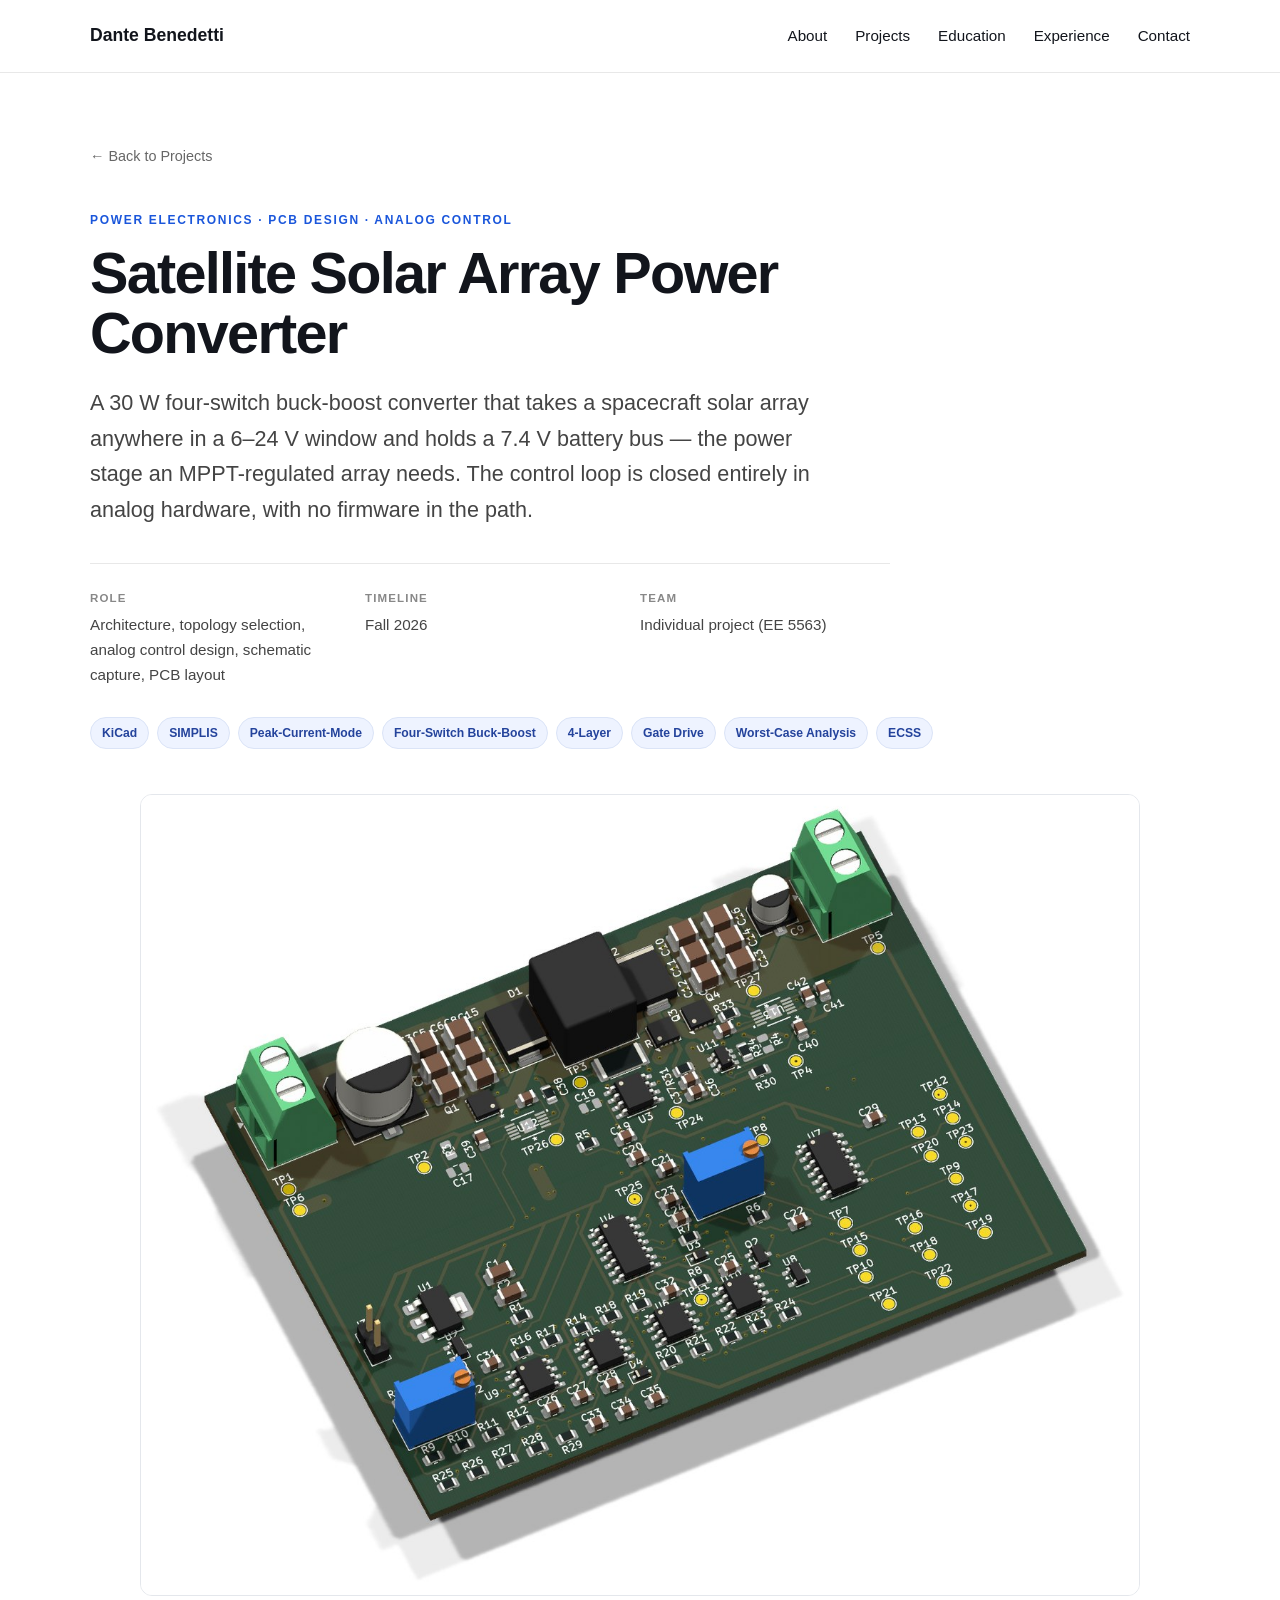
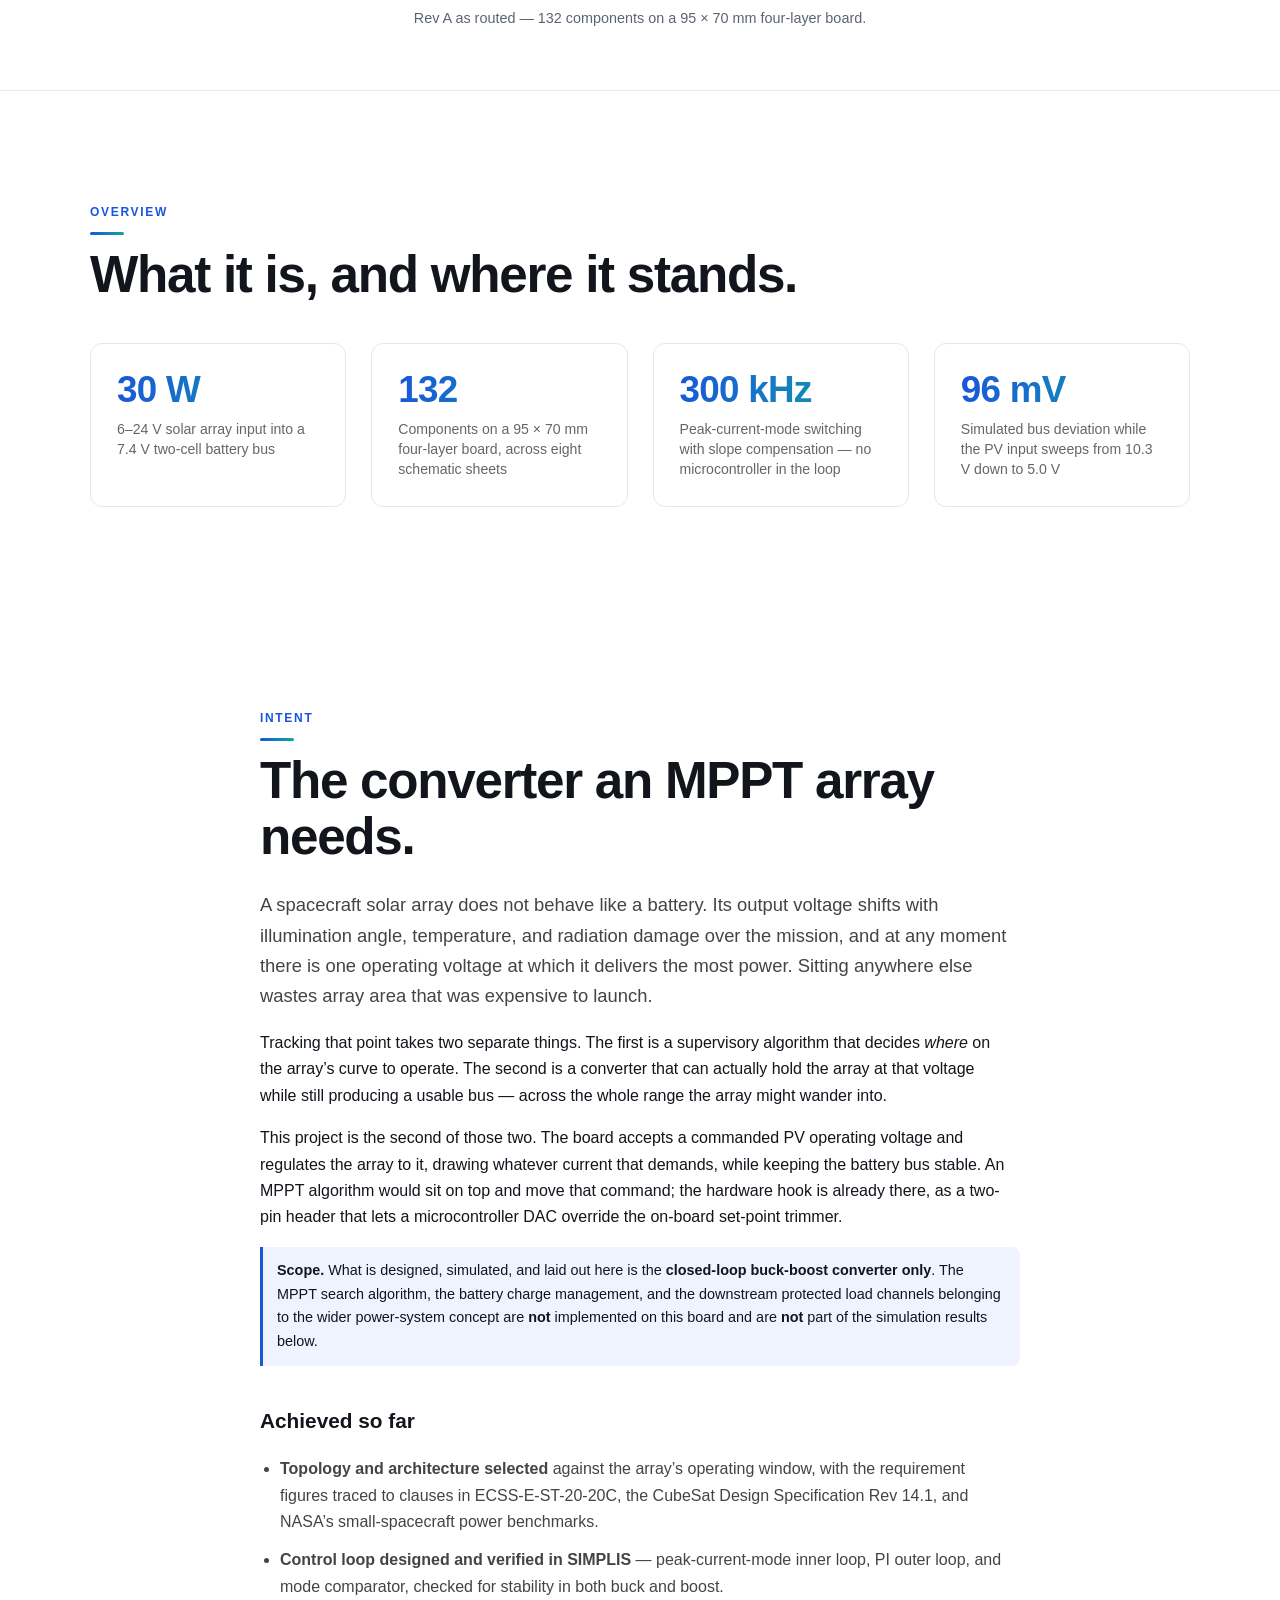
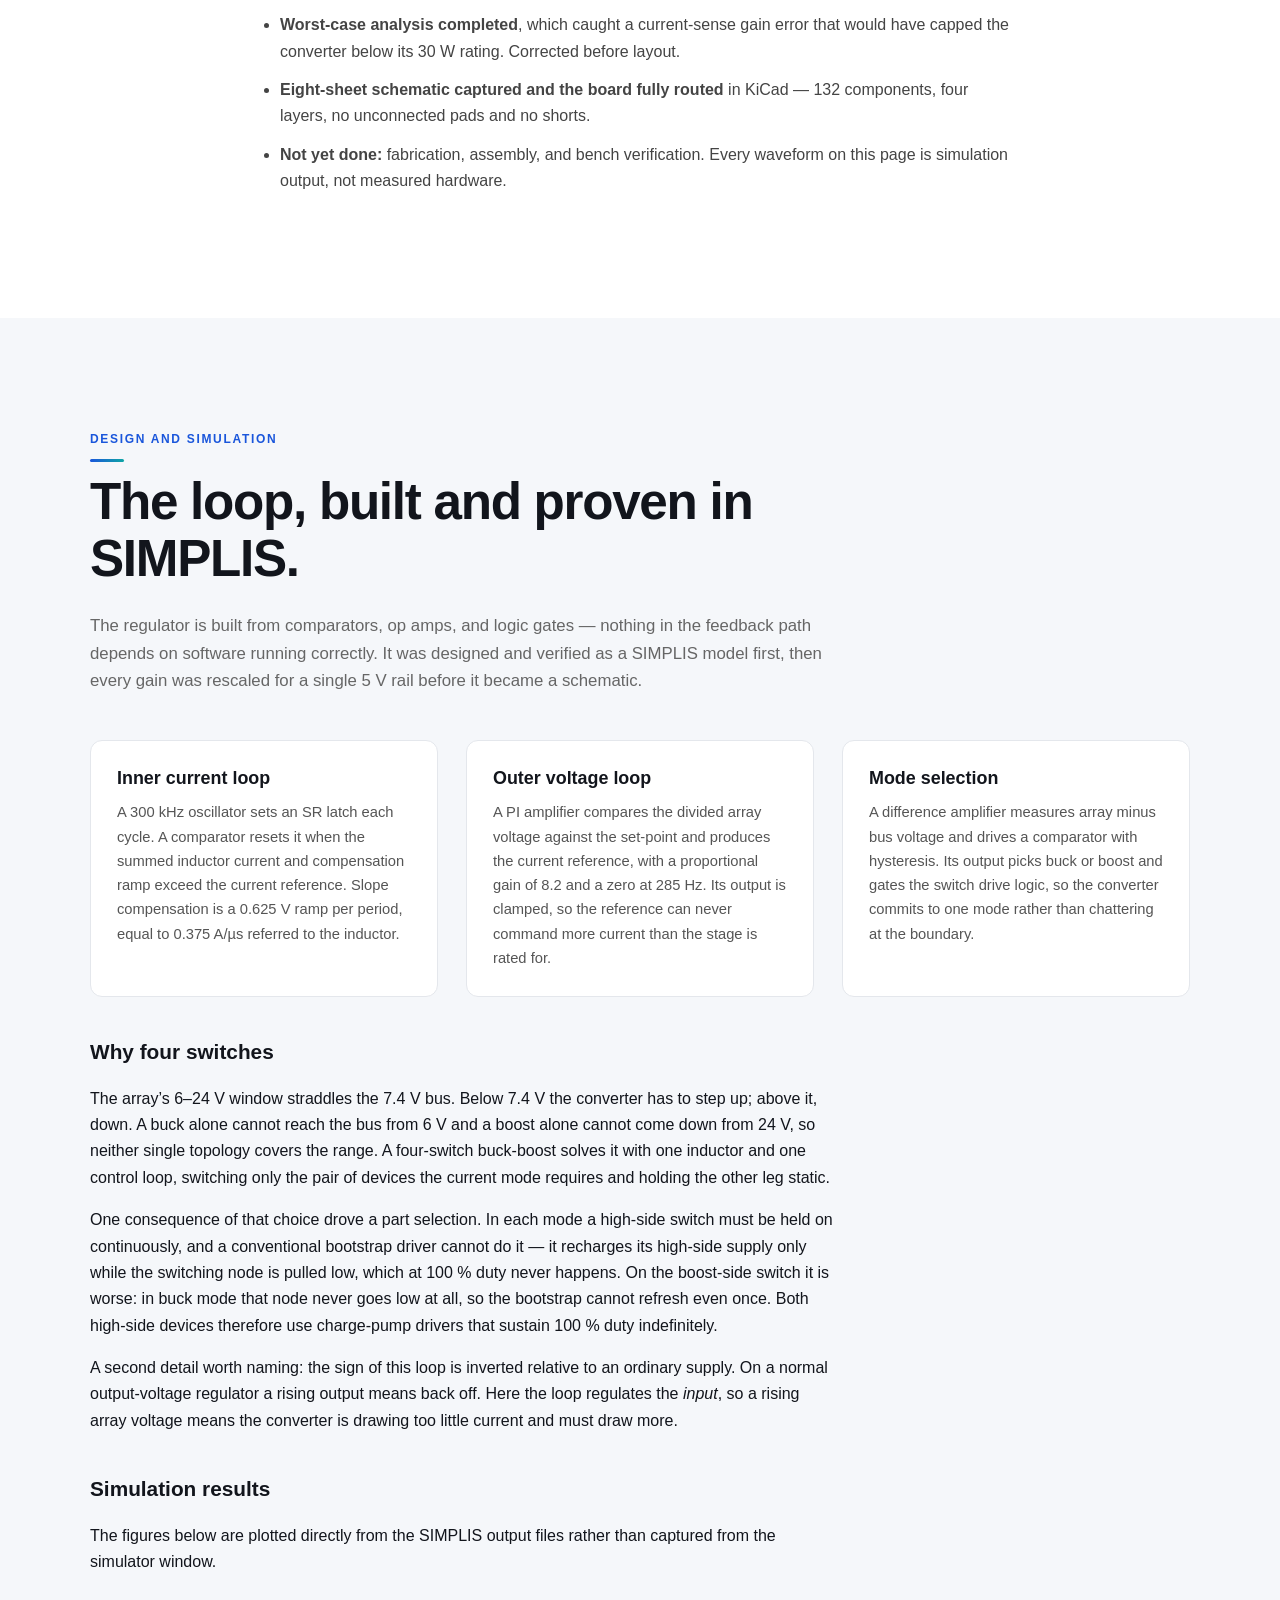
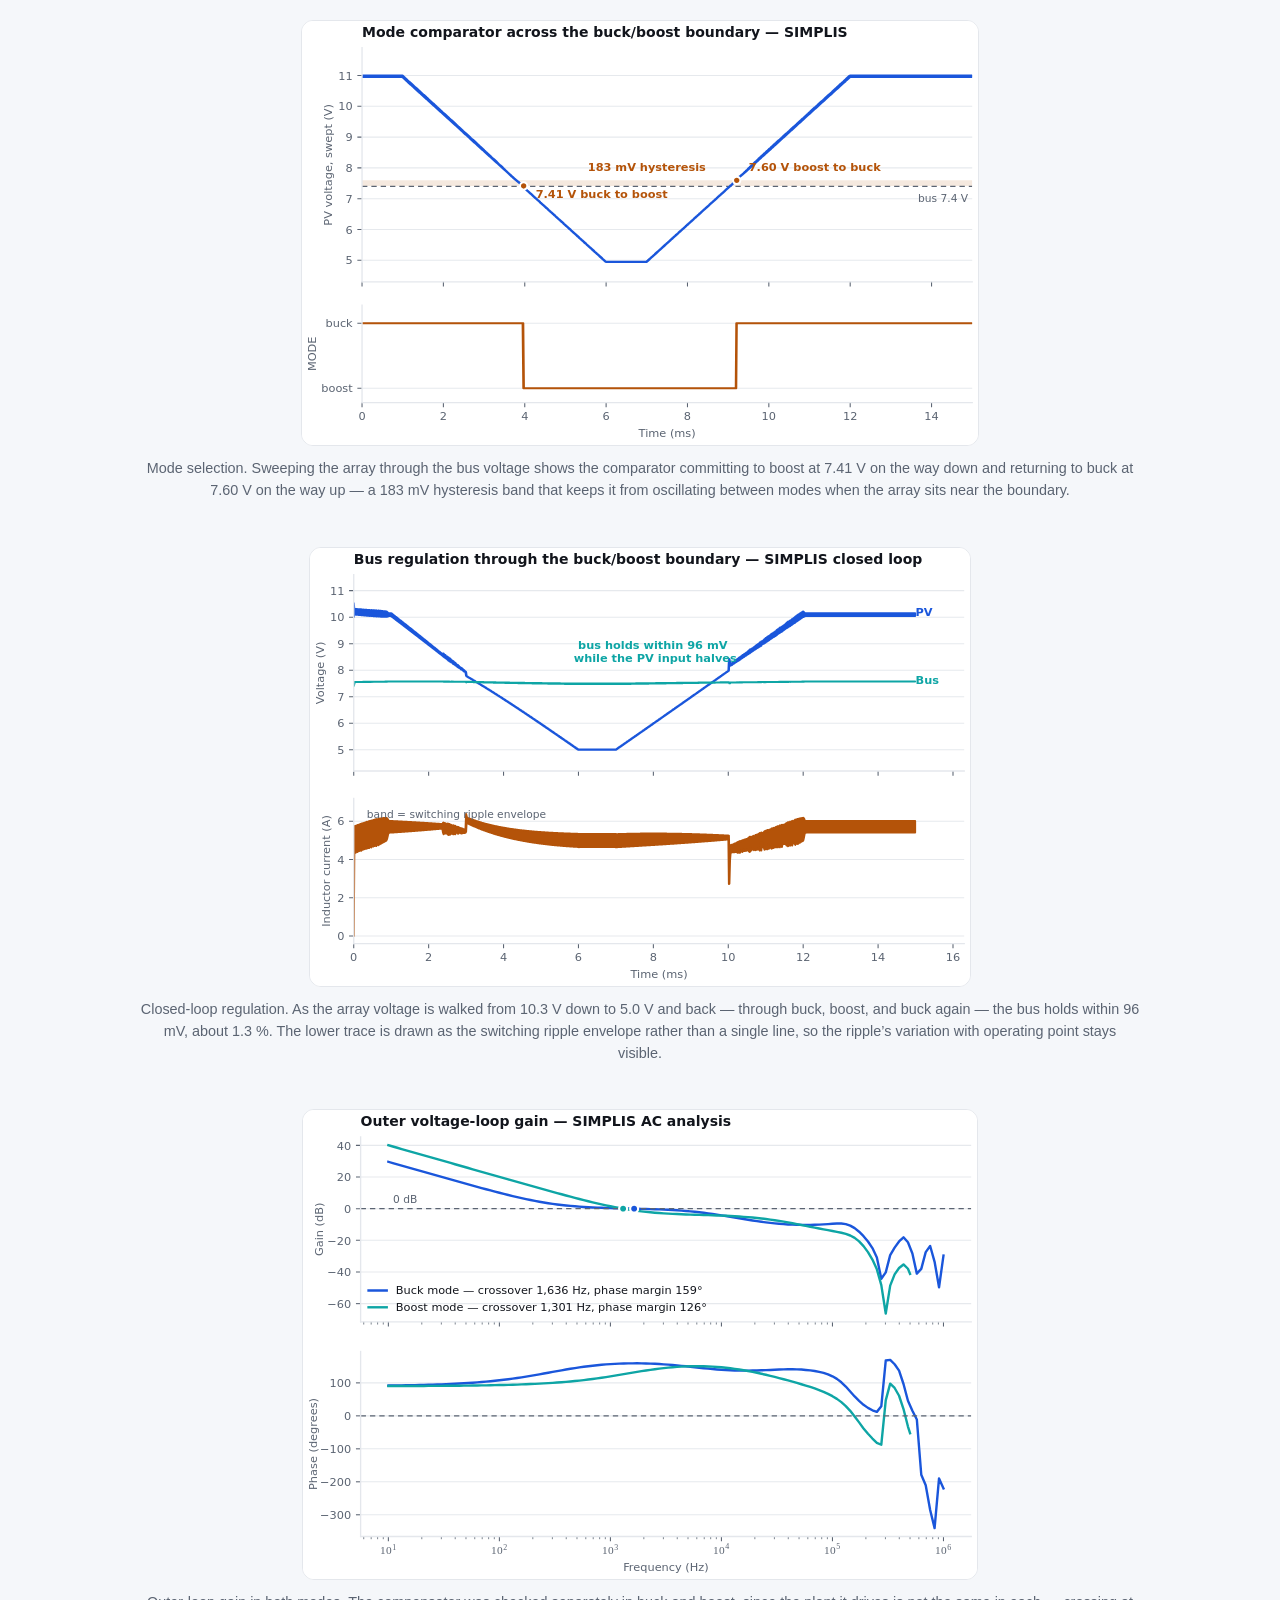
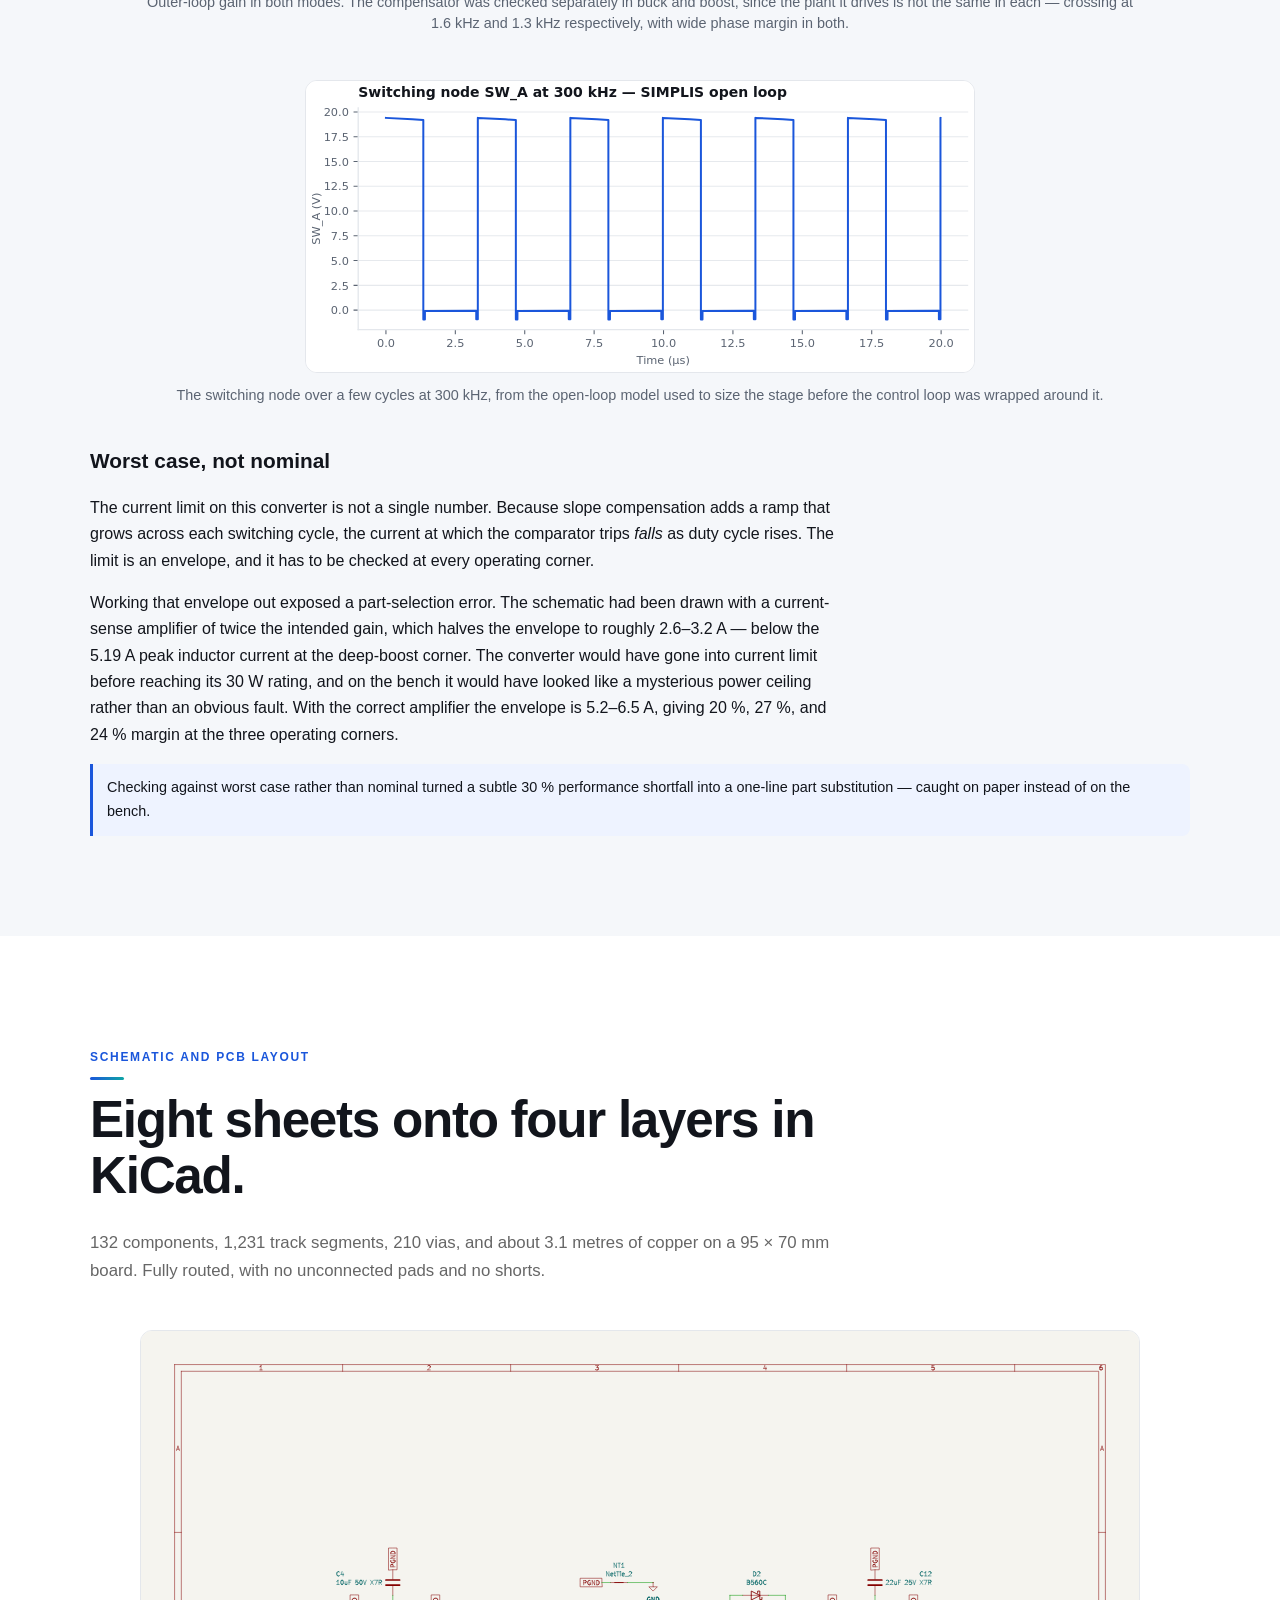
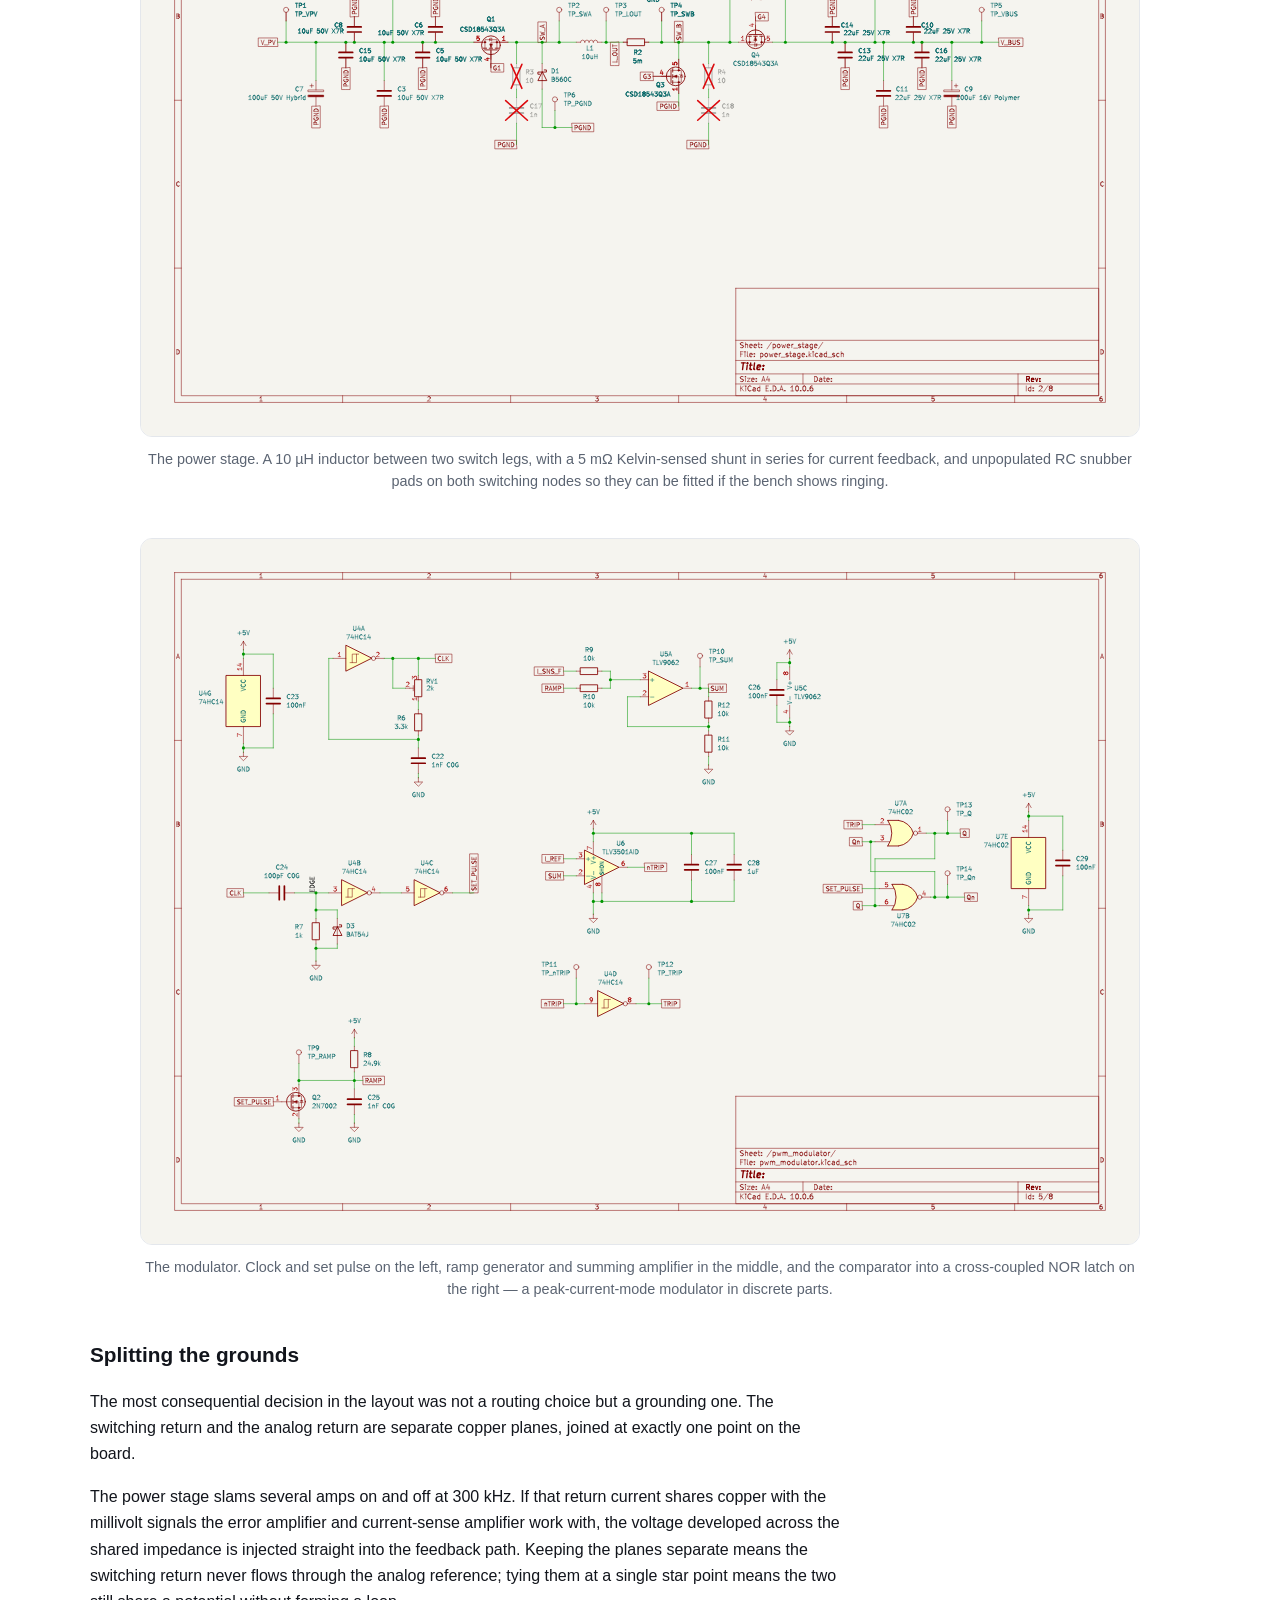
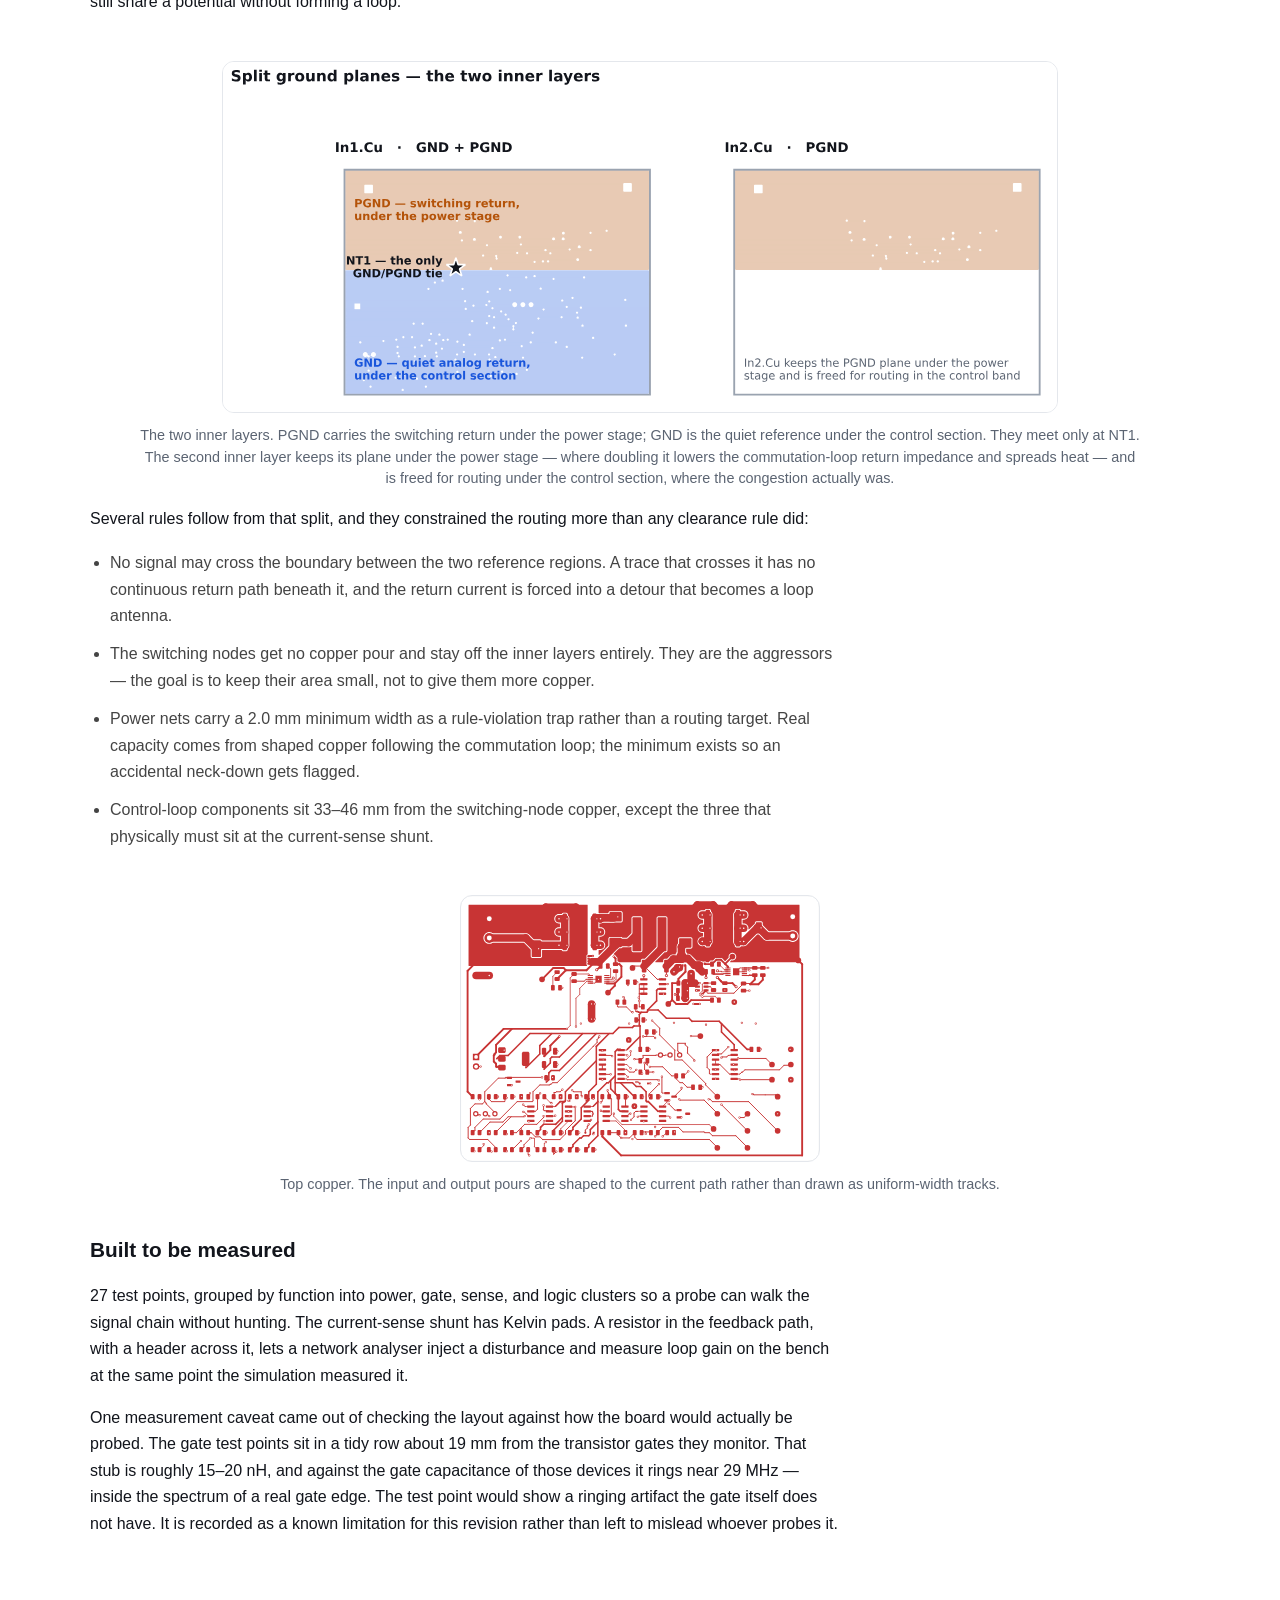
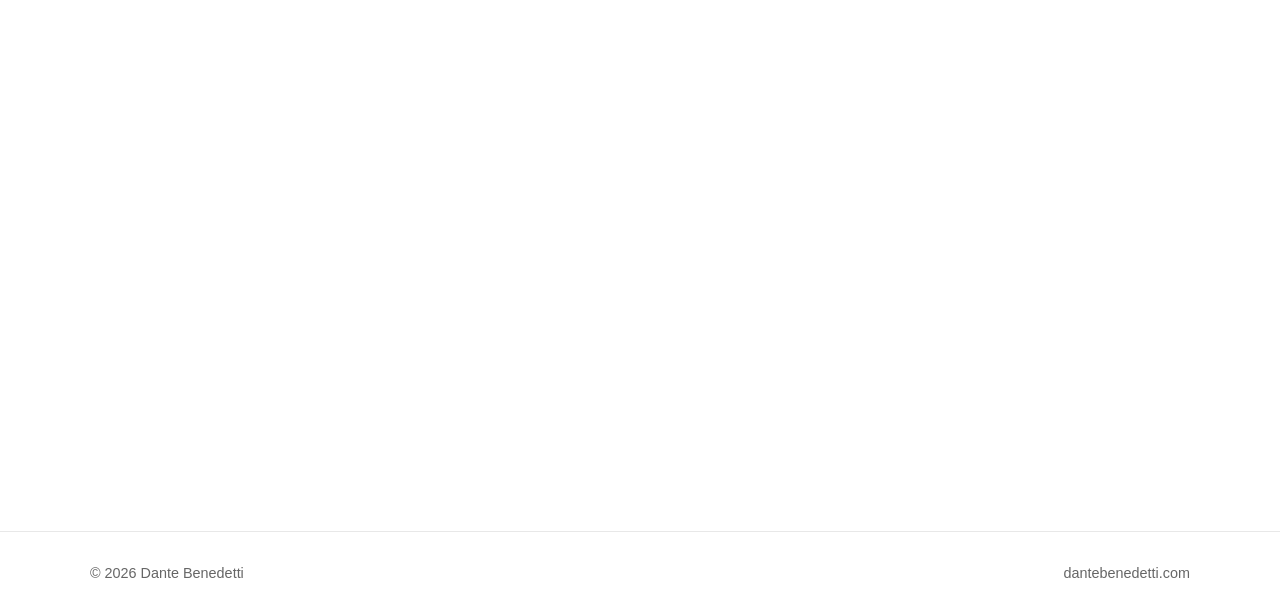
<file: projects/fsbb.html>
<!DOCTYPE html>
<html lang="en">
<head>
    <meta charset="UTF-8">
    <meta name="viewport" content="width=device-width, initial-scale=1.0">

    <meta
        name="description"
        content="A 30 W four-switch buck-boost converter for a satellite electrical power system: analog peak-current-mode control from a 6-24 V solar array to a 7.4 V battery bus, verified in SIMPLIS and laid out as a 132-component four-layer board in KiCad."
    >

    <title>Satellite Solar Array Converter | Dante Benedetti</title>

    <link rel="stylesheet" href="../css/style.css?v=26">
</head>

<body>

    <header class="site-header">
        <div class="container nav-container">

            <a class="logo" href="../index.html">Dante Benedetti</a>

            <button
                class="nav-toggle"
                type="button"
                aria-label="Menu"
                aria-expanded="false"
                aria-controls="site-nav"
            >
                <span class="nav-toggle-bar"></span>
                <span class="nav-toggle-bar"></span>
                <span class="nav-toggle-bar"></span>
            </button>

            <nav id="site-nav">
                <a href="../index.html#about">About</a>
                <a href="../index.html#projects">Projects</a>
                <a href="../index.html#education">Education</a>
                <a href="../index.html#experience">Experience</a>
                <a href="../index.html#contact">Contact</a>
            </nav>

        </div>
    </header>


    <main>

        <!-- Hero -->
        <section class="project-hero">

            <div class="container">

                <a class="back-link" href="../index.html#projects">
                    &larr; Back to Projects
                </a>

                <p class="eyebrow">
                    Power Electronics &middot; PCB Design &middot; Analog Control
                </p>

                <h1>Satellite Solar Array Power Converter</h1>

                <p class="hero-text">
                    A 30 W four-switch buck-boost converter that takes a
                    spacecraft solar array anywhere in a 6&ndash;24 V window
                    and holds a 7.4 V battery bus &mdash; the power stage an
                    MPPT-regulated array needs. The control loop is closed
                    entirely in analog hardware, with no firmware in the path.
                </p>

                <div class="project-meta">
                    <div>
                        <span class="meta-label">Role</span>
                        Architecture, topology selection, analog control
                        design, schematic capture, PCB layout
                    </div>
                    <div>
                        <span class="meta-label">Timeline</span>
                        Fall 2026
                    </div>
                    <div>
                        <span class="meta-label">Team</span>
                        Individual project (EE 5563)
                    </div>
                </div>

                <div class="project-tags">
                    <span>KiCad</span>
                    <span>SIMPLIS</span>
                    <span>Peak-Current-Mode</span>
                    <span>Four-Switch Buck-Boost</span>
                    <span>4-Layer</span>
                    <span>Gate Drive</span>
                    <span>Worst-Case Analysis</span>
                    <span>ECSS</span>
                </div>

                <figure class="project-figure wide plot">
                    <img
                        src="../images/fsbb/board-3d.jpg"
                        alt="Three-dimensional render of the assembled circuit board viewed at an angle: a green four-layer board with screw terminal blocks at the left and upper right, a large black shielded inductor and an electrolytic capacitor in the power section along the top edge, dense surface-mount control circuitry across the lower two thirds, two blue trimmer potentiometers, and rows of yellow test points down the right-hand side."
                        width="1400"
                        height="1123"
                    >
                    <figcaption>
                        Rev A as routed &mdash; 132 components on a
                        95 &times; 70 mm four-layer board.
                    </figcaption>
                </figure>

            </div>

        </section>


        <!-- Headline numbers -->
        <section class="section results-section">

            <div class="container">

                <p class="section-label">Overview</p>

                <h2>What it is, and where it stands.</h2>

                <div class="stat-grid">

                    <div class="stat">
                        <span class="stat-value">30 W</span>
                        <span class="stat-label">
                            6&ndash;24 V solar array input into a 7.4 V
                            two-cell battery bus
                        </span>
                    </div>

                    <div class="stat">
                        <span class="stat-value">132</span>
                        <span class="stat-label">
                            Components on a 95 &times; 70 mm four-layer board,
                            across eight schematic sheets
                        </span>
                    </div>

                    <div class="stat">
                        <span class="stat-value">300 kHz</span>
                        <span class="stat-label">
                            Peak-current-mode switching with slope
                            compensation &mdash; no microcontroller in the loop
                        </span>
                    </div>

                    <div class="stat">
                        <span class="stat-value">96 mV</span>
                        <span class="stat-label">
                            Simulated bus deviation while the PV input sweeps
                            from 10.3 V down to 5.0 V
                        </span>
                    </div>

                </div>

            </div>

        </section>


        <!-- Intent + status -->
        <section class="section">

            <div class="container narrow">

                <p class="section-label">Intent</p>

                <h2>The converter an MPPT array needs.</h2>

                <p class="large-text">
                    A spacecraft solar array does not behave like a battery.
                    Its output voltage shifts with illumination angle,
                    temperature, and radiation damage over the mission, and at
                    any moment there is one operating voltage at which it
                    delivers the most power. Sitting anywhere else wastes array
                    area that was expensive to launch.
                </p>

                <p>
                    Tracking that point takes two separate things. The first is
                    a supervisory algorithm that decides <em>where</em> on the
                    array&rsquo;s curve to operate. The second is a converter
                    that can actually hold the array at that voltage while
                    still producing a usable bus &mdash; across the whole range
                    the array might wander into.
                </p>

                <p>
                    This project is the second of those two. The board accepts
                    a commanded PV operating voltage and regulates the array to
                    it, drawing whatever current that demands, while keeping
                    the battery bus stable. An MPPT algorithm would sit on top
                    and move that command; the hardware hook is already there,
                    as a two-pin header that lets a microcontroller DAC
                    override the on-board set-point trimmer.
                </p>

                <div class="project-highlight">
                    <strong>Scope.</strong> What is designed, simulated, and
                    laid out here is the <strong>closed-loop buck-boost
                    converter only</strong>. The MPPT search algorithm, the
                    battery charge management, and the downstream protected
                    load channels belonging to the wider power-system concept
                    are <strong>not</strong> implemented on this board and are
                    <strong>not</strong> part of the simulation results below.
                </div>

                <h3>Achieved so far</h3>

                <ul class="case-list">
                    <li>
                        <strong>Topology and architecture selected</strong>
                        against the array&rsquo;s operating window, with the
                        requirement figures traced to clauses in
                        ECSS-E-ST-20-20C, the CubeSat Design Specification
                        Rev 14.1, and NASA&rsquo;s small-spacecraft power
                        benchmarks.
                    </li>
                    <li>
                        <strong>Control loop designed and verified in
                        SIMPLIS</strong> &mdash; peak-current-mode inner loop,
                        PI outer loop, and mode comparator, checked for
                        stability in both buck and boost.
                    </li>
                    <li>
                        <strong>Worst-case analysis completed</strong>, which
                        caught a current-sense gain error that would have
                        capped the converter below its 30 W rating. Corrected
                        before layout.
                    </li>
                    <li>
                        <strong>Eight-sheet schematic captured and the board
                        fully routed</strong> in KiCad &mdash; 132 components,
                        four layers, no unconnected pads and no shorts.
                    </li>
                    <li>
                        <strong>Not yet done:</strong> fabrication, assembly,
                        and bench verification. Every waveform on this page is
                        simulation output, not measured hardware.
                    </li>
                </ul>

            </div>

        </section>


        <!-- ===================== DESIGN + SIMULATION ===================== -->
        <section class="section alt-section">

            <div class="container">

                <p class="section-label">Design and simulation</p>

                <h2>The loop, built and proven in SIMPLIS.</h2>

                <p class="section-intro">
                    The regulator is built from comparators, op amps, and logic
                    gates &mdash; nothing in the feedback path depends on
                    software running correctly. It was designed and verified as
                    a SIMPLIS model first, then every gain was rescaled for a
                    single 5 V rail before it became a schematic.
                </p>

                <div class="topic-grid">

                    <div class="topic">
                        <h3>Inner current loop</h3>
                        <p>
                            A 300 kHz oscillator sets an SR latch each cycle. A
                            comparator resets it when the summed inductor
                            current and compensation ramp exceed the current
                            reference. Slope compensation is a 0.625 V ramp per
                            period, equal to 0.375 A/&micro;s referred to the
                            inductor.
                        </p>
                    </div>

                    <div class="topic">
                        <h3>Outer voltage loop</h3>
                        <p>
                            A PI amplifier compares the divided array voltage
                            against the set-point and produces the current
                            reference, with a proportional gain of 8.2 and a
                            zero at 285 Hz. Its output is clamped, so the
                            reference can never command more current than the
                            stage is rated for.
                        </p>
                    </div>

                    <div class="topic">
                        <h3>Mode selection</h3>
                        <p>
                            A difference amplifier measures array minus bus
                            voltage and drives a comparator with hysteresis.
                            Its output picks buck or boost and gates the switch
                            drive logic, so the converter commits to one mode
                            rather than chattering at the boundary.
                        </p>
                    </div>

                </div>

                <h3>Why four switches</h3>

                <p>
                    The array&rsquo;s 6&ndash;24 V window straddles the 7.4 V
                    bus. Below 7.4 V the converter has to step up; above it,
                    down. A buck alone cannot reach the bus from 6 V and a
                    boost alone cannot come down from 24 V, so neither single
                    topology covers the range. A four-switch buck-boost solves
                    it with one inductor and one control loop, switching only
                    the pair of devices the current mode requires and holding
                    the other leg static.
                </p>

                <p>
                    One consequence of that choice drove a part selection. In
                    each mode a high-side switch must be held on continuously,
                    and a conventional bootstrap driver cannot do it &mdash; it
                    recharges its high-side supply only while the switching
                    node is pulled low, which at 100 % duty never happens. On
                    the boost-side switch it is worse: in buck mode that node
                    never goes low at all, so the bootstrap cannot refresh even
                    once. Both high-side devices therefore use charge-pump
                    drivers that sustain 100 % duty indefinitely.
                </p>

                <p>
                    A second detail worth naming: the sign of this loop is
                    inverted relative to an ordinary supply. On a normal
                    output-voltage regulator a rising output means back off.
                    Here the loop regulates the <em>input</em>, so a rising
                    array voltage means the converter is drawing too little
                    current and must draw more.
                </p>

                <h3>Simulation results</h3>

                <p>
                    The figures below are plotted directly from the SIMPLIS
                    output files rather than captured from the simulator
                    window.
                </p>

                <figure class="project-figure wide plot">
                    <img
                        src="../images/fsbb/mode-transition.svg"
                        alt="Two stacked plots sharing a time axis from 0 to 15 milliseconds. The upper plot shows the PV voltage swept from 11 V down to about 5 V and back, crossing the 7.4 V bus level, with a shaded hysteresis band between 7.41 V and 7.60 V. The lower plot shows the MODE signal switching from buck to boost at 7.41 V on the way down and back to buck at 7.60 V on the way up."
                        width="1400"
                        height="820"
                        loading="lazy"
                    >
                    <figcaption>
                        Mode selection. Sweeping the array through the bus
                        voltage shows the comparator committing to boost at
                        7.41 V on the way down and returning to buck at 7.60 V
                        on the way up &mdash; a 183 mV hysteresis band that
                        keeps it from oscillating between modes when the array
                        sits near the boundary.
                    </figcaption>
                </figure>

                <figure class="project-figure wide plot">
                    <img
                        src="../images/fsbb/closed-loop-transient.svg"
                        alt="Two stacked plots sharing a time axis from 0 to 15 milliseconds. The upper plot shows the PV voltage sweeping from 10.3 V down to 5 V and back while the bus voltage stays nearly flat near 7.5 V. The lower plot shows the inductor current as a filled band representing its switching ripple envelope, varying between roughly 2.7 and 6.4 amps."
                        width="1400"
                        height="855"
                        loading="lazy"
                    >
                    <figcaption>
                        Closed-loop regulation. As the array voltage is walked
                        from 10.3 V down to 5.0 V and back &mdash; through
                        buck, boost, and buck again &mdash; the bus holds
                        within 96 mV, about 1.3 %. The lower trace is drawn as
                        the switching ripple envelope rather than a single
                        line, so the ripple&rsquo;s variation with operating
                        point stays visible.
                    </figcaption>
                </figure>

                <figure class="project-figure wide plot">
                    <img
                        src="../images/fsbb/loop-gain-bode.svg"
                        alt="A Bode plot with stacked gain and phase panels over a logarithmic frequency axis from 10 Hz to 1 MHz, showing two traces. The buck-mode loop crosses 0 dB at 1,636 Hz with 159 degrees of phase margin; the boost-mode loop crosses at 1,301 Hz with 126 degrees of phase margin."
                        width="1400"
                        height="925"
                        loading="lazy"
                    >
                    <figcaption>
                        Outer-loop gain in both modes. The compensator was
                        checked separately in buck and boost, since the plant
                        it drives is not the same in each &mdash; crossing at
                        1.6 kHz and 1.3 kHz respectively, with wide phase
                        margin in both.
                    </figcaption>
                </figure>

                <figure class="project-figure wide plot">
                    <img
                        src="../images/fsbb/switching-node.svg"
                        alt="A plot of the SW_A switching node voltage over 20 microseconds, showing a clean rectangular waveform switching between roughly 0 and 19 volts at 300 kilohertz."
                        width="1400"
                        height="515"
                        loading="lazy"
                    >
                    <figcaption>
                        The switching node over a few cycles at 300 kHz, from
                        the open-loop model used to size the stage before the
                        control loop was wrapped around it.
                    </figcaption>
                </figure>

                <h3>Worst case, not nominal</h3>

                <p>
                    The current limit on this converter is not a single number.
                    Because slope compensation adds a ramp that grows across
                    each switching cycle, the current at which the comparator
                    trips <em>falls</em> as duty cycle rises. The limit is an
                    envelope, and it has to be checked at every operating
                    corner.
                </p>

                <p>
                    Working that envelope out exposed a part-selection error.
                    The schematic had been drawn with a current-sense amplifier
                    of twice the intended gain, which halves the envelope to
                    roughly 2.6&ndash;3.2 A &mdash; below the 5.19 A peak
                    inductor current at the deep-boost corner. The converter
                    would have gone into current limit before reaching its
                    30 W rating, and on the bench it would have looked like a
                    mysterious power ceiling rather than an obvious fault. With
                    the correct amplifier the envelope is 5.2&ndash;6.5 A,
                    giving 20 %, 27 %, and 24 % margin at the three operating
                    corners.
                </p>

                <div class="project-highlight">
                    Checking against worst case rather than nominal turned a
                    subtle 30 % performance shortfall into a one-line part
                    substitution &mdash; caught on paper instead of on the
                    bench.
                </div>

            </div>

        </section>


        <!-- ===================== SCHEMATIC + LAYOUT ===================== -->
        <section class="section">

            <div class="container">

                <p class="section-label">Schematic and PCB layout</p>

                <h2>Eight sheets onto four layers in KiCad.</h2>

                <p class="section-intro">
                    132 components, 1,231 track segments, 210 vias, and about
                    3.1 metres of copper on a 95 &times; 70 mm board. Fully
                    routed, with no unconnected pads and no shorts.
                </p>

                <figure class="project-figure wide plot">
                    <img
                        src="../images/fsbb/sheet-power-stage.svg"
                        alt="KiCad schematic sheet of the power stage: the four-switch bridge built from three MOSFETs and two Schottky diodes around a 10 microhenry inductor and a 5 milliohm current-sense shunt, with ceramic and bulk capacitor banks on the PV input and battery bus sides and test points on each switching node."
                        width="1400"
                        height="990"
                        loading="lazy"
                    >
                    <figcaption>
                        The power stage. A 10 &micro;H inductor between two
                        switch legs, with a 5 m&Omega; Kelvin-sensed shunt in
                        series for current feedback, and unpopulated RC snubber
                        pads on both switching nodes so they can be fitted if
                        the bench shows ringing.
                    </figcaption>
                </figure>

                <figure class="project-figure wide plot">
                    <img
                        src="../images/fsbb/sheet-pwm-modulator.svg"
                        alt="KiCad schematic sheet of the PWM modulator: a Schmitt-trigger oscillator generating a 300 kHz clock and a 100 nanosecond set pulse, an RC ramp generator reset each cycle by a small MOSFET, a summing amplifier combining sensed current with the ramp, a high-speed comparator, and a cross-coupled NOR latch producing the PWM output."
                        width="1400"
                        height="990"
                        loading="lazy"
                    >
                    <figcaption>
                        The modulator. Clock and set pulse on the left, ramp
                        generator and summing amplifier in the middle, and the
                        comparator into a cross-coupled NOR latch on the right
                        &mdash; a peak-current-mode modulator in discrete parts.
                    </figcaption>
                </figure>

                <h3>Splitting the grounds</h3>

                <p>
                    The most consequential decision in the layout was not a
                    routing choice but a grounding one. The switching return and
                    the analog return are separate copper planes, joined at
                    exactly one point on the board.
                </p>

                <p>
                    The power stage slams several amps on and off at 300 kHz. If
                    that return current shares copper with the millivolt signals
                    the error amplifier and current-sense amplifier work with,
                    the voltage developed across the shared impedance is
                    injected straight into the feedback path. Keeping the planes
                    separate means the switching return never flows through the
                    analog reference; tying them at a single star point means
                    the two still share a potential without forming a loop.
                </p>

                <figure class="project-figure wide plot">
                    <img
                        src="../images/fsbb/ground-planes.svg"
                        alt="Two side-by-side board outlines showing the inner copper layers. The first, In1.Cu, is divided into an upper orange region labelled PGND for the switching return under the power stage and a lower blue region labelled GND for the quiet analog return under the control section, with a star marking the single tie point between them. The second, In2.Cu, keeps only the orange PGND plane under the power stage, leaving the control band free for routing."
                        width="1400"
                        height="630"
                        loading="lazy"
                    >
                    <figcaption>
                        The two inner layers. PGND carries the switching return
                        under the power stage; GND is the quiet reference under
                        the control section. They meet only at NT1. The second
                        inner layer keeps its plane under the power stage
                        &mdash; where doubling it lowers the commutation-loop
                        return impedance and spreads heat &mdash; and is freed
                        for routing under the control section, where the
                        congestion actually was.
                    </figcaption>
                </figure>

                <p>
                    Several rules follow from that split, and they constrained
                    the routing more than any clearance rule did:
                </p>

                <ul class="case-list">
                    <li>
                        No signal may cross the boundary between the two
                        reference regions. A trace that crosses it has no
                        continuous return path beneath it, and the return
                        current is forced into a detour that becomes a loop
                        antenna.
                    </li>
                    <li>
                        The switching nodes get no copper pour and stay off the
                        inner layers entirely. They are the aggressors &mdash;
                        the goal is to keep their area small, not to give them
                        more copper.
                    </li>
                    <li>
                        Power nets carry a 2.0 mm minimum width as a
                        rule-violation trap rather than a routing target. Real
                        capacity comes from shaped copper following the
                        commutation loop; the minimum exists so an accidental
                        neck-down gets flagged.
                    </li>
                    <li>
                        Control-loop components sit 33&ndash;46 mm from the
                        switching-node copper, except the three that physically
                        must sit at the current-sense shunt.
                    </li>
                </ul>

                <figure class="project-figure wide plot">
                    <img
                        src="../images/fsbb/layer-fcu.svg"
                        alt="Top copper layer plot of the board showing routed traces, component pads, and two large filled copper pours for the PV input and battery bus nets in the power section."
                        width="1400"
                        height="1031"
                        loading="lazy"
                    >
                    <figcaption>
                        Top copper. The input and output pours are shaped to the
                        current path rather than drawn as uniform-width tracks.
                    </figcaption>
                </figure>

                <h3>Built to be measured</h3>

                <p>
                    27 test points, grouped by function into power, gate, sense,
                    and logic clusters so a probe can walk the signal chain
                    without hunting. The current-sense shunt has Kelvin pads. A
                    resistor in the feedback path, with a header across it, lets
                    a network analyser inject a disturbance and measure loop
                    gain on the bench at the same point the simulation measured
                    it.
                </p>

                <p>
                    One measurement caveat came out of checking the layout
                    against how the board would actually be probed. The gate
                    test points sit in a tidy row about 19 mm from the
                    transistor gates they monitor. That stub is roughly
                    15&ndash;20 nH, and against the gate capacitance of those
                    devices it rings near 29 MHz &mdash; inside the spectrum of
                    a real gate edge. The test point would show a ringing
                    artifact the gate itself does not have. It is recorded as a
                    known limitation for this revision rather than left to
                    mislead whoever probes it.
                </p>

            </div>

        </section>


        <!-- Documentation -->
        <section class="section alt-section">

            <div class="container">

                <p class="section-label">Documentation</p>

                <h2>Schematic.</h2>

                <div class="link-row">

                    <a
                        class="button primary"
                        href="../files/FSBB_Schematic_RevA.pdf"
                        target="_blank"
                        rel="noopener"
                    >
                        Read the Rev A schematic (PDF)
                    </a>

                </div>

                <p class="doc-note">
                    All eight sheets: power stage, gate drive, current sense,
                    PWM modulator, error amplifier, mode logic, and housekeeping
                    supplies.
                </p>

            </div>

        </section>

    </main>


    <footer>
        <div class="container footer-content">
            <p>&copy; 2026 Dante Benedetti</p>
            <p>dantebenedetti.com</p>
        </div>
    </footer>


    <script src="../js/main.js?v=26"></script>

</body>
</html>
</file>
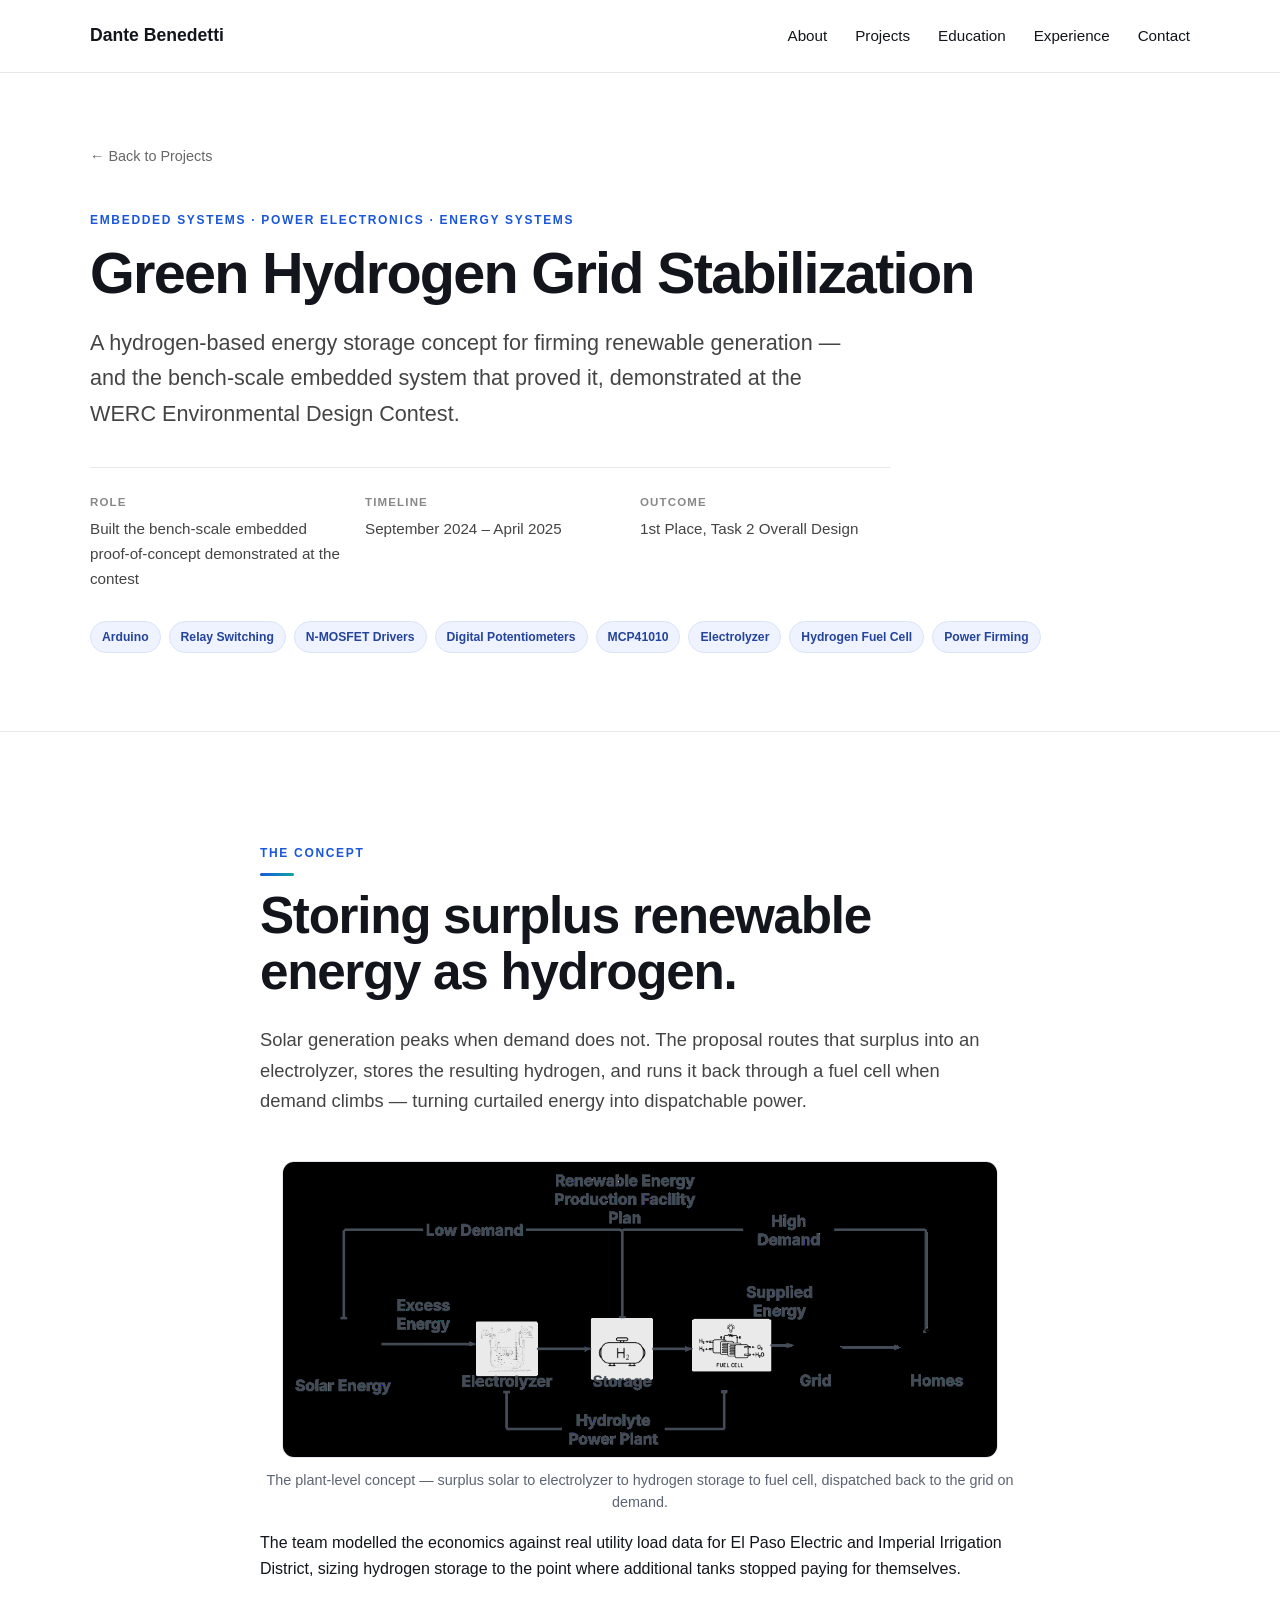
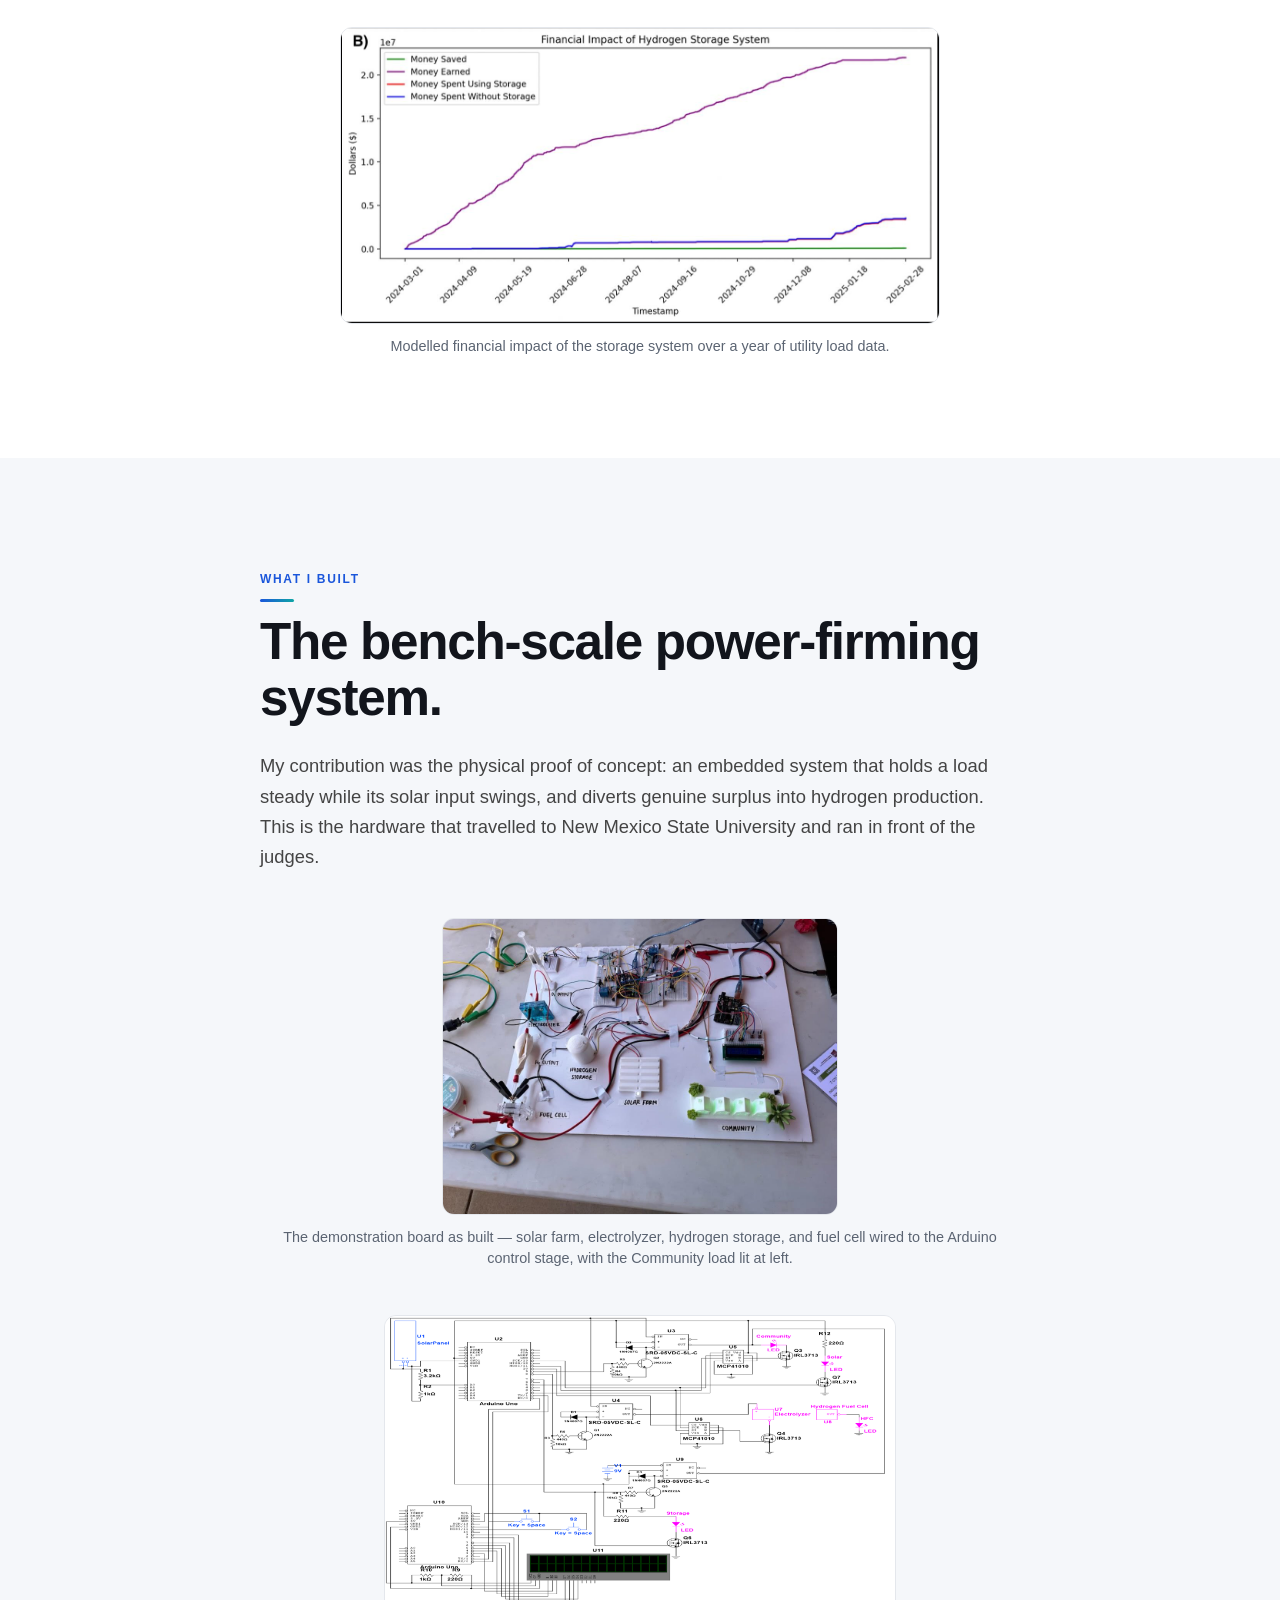
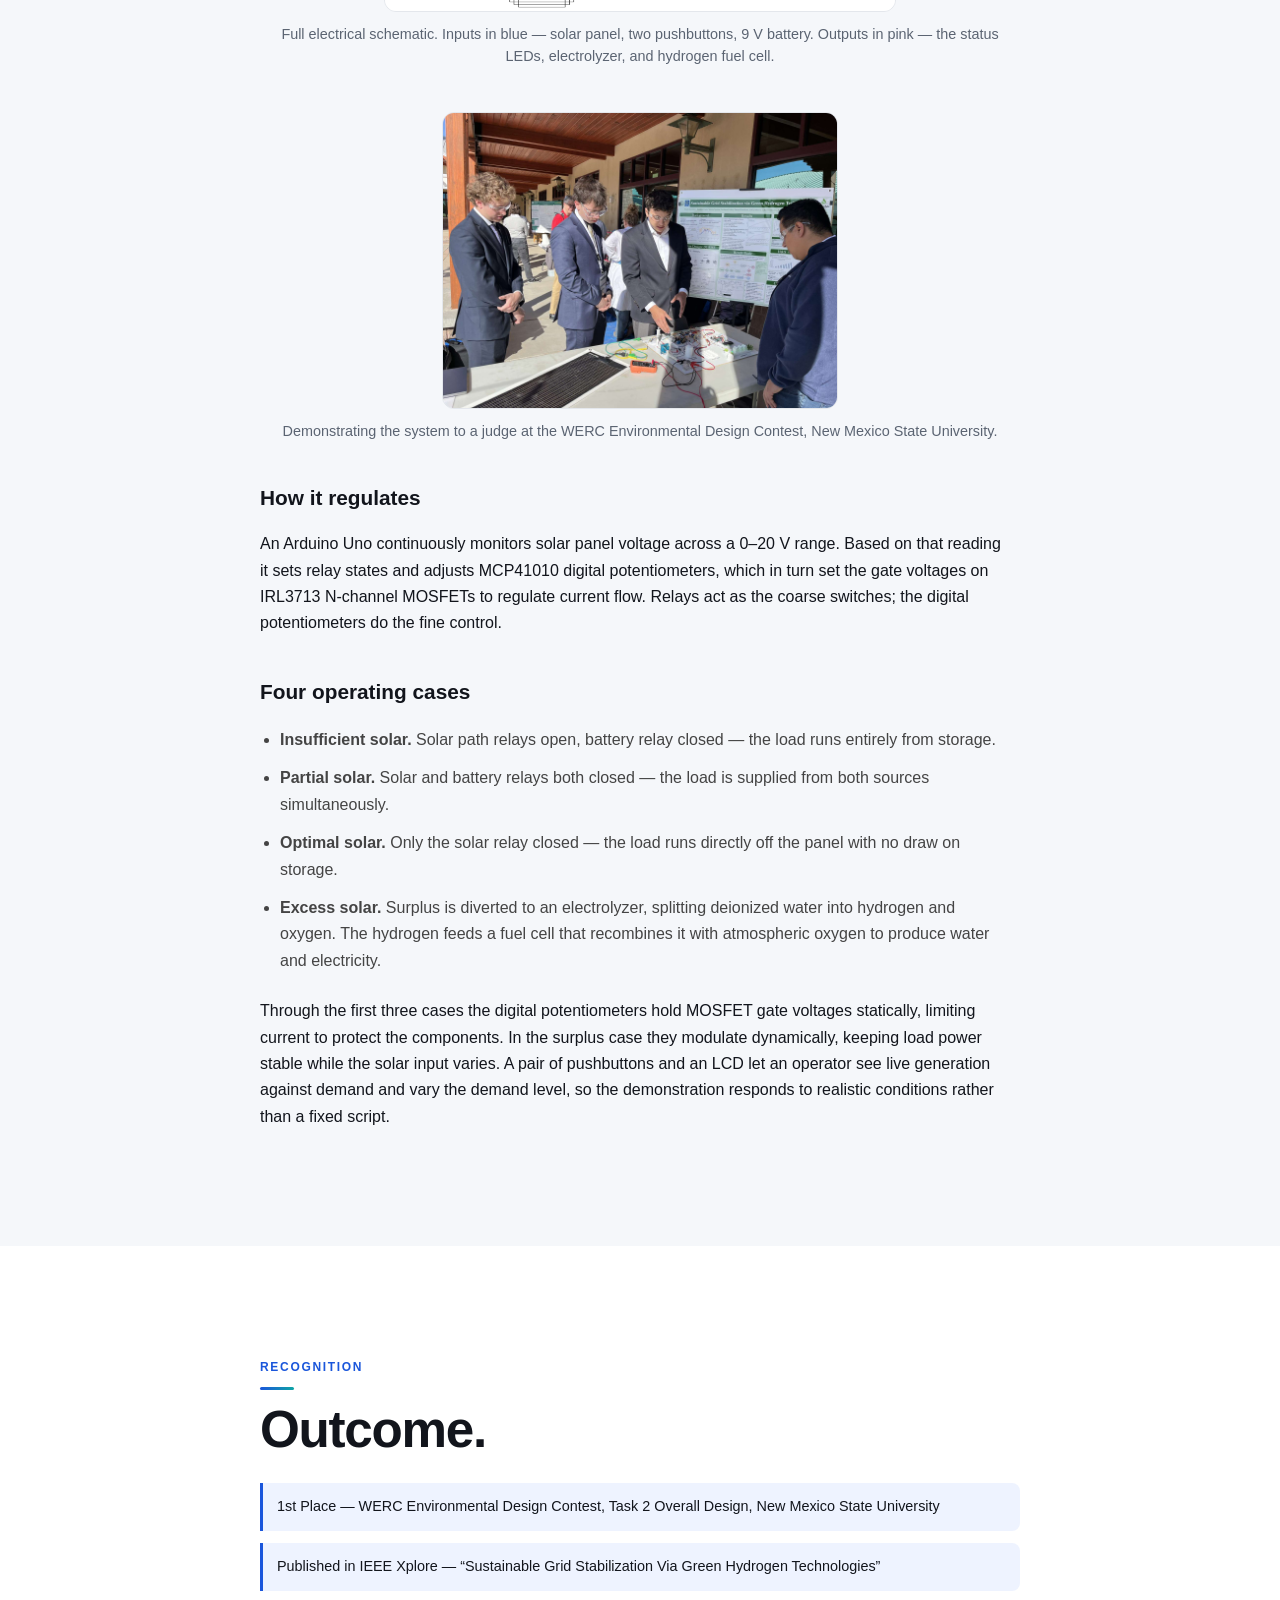
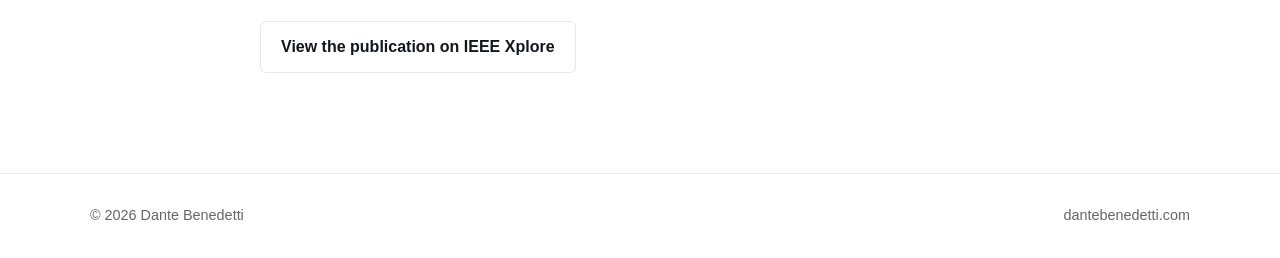
<file: projects/hydrogen.html>
<!DOCTYPE html>
<html lang="en">
<head>
    <meta charset="UTF-8">
    <meta name="viewport" content="width=device-width, initial-scale=1.0">

    <meta
        name="description"
        content="Green hydrogen grid stabilization - WERC Environmental Design Contest first place. Bench-scale embedded power-firming system built on Arduino, relays, MOSFETs, and digital potentiometers."
    >

    <title>Green Hydrogen Grid Stabilization | Dante Benedetti</title>

    <link rel="stylesheet" href="../css/style.css?v=26">
</head>

<body>

    <header class="site-header">
        <div class="container nav-container">

            <a class="logo" href="../index.html">Dante Benedetti</a>

            <button
                class="nav-toggle"
                type="button"
                aria-label="Menu"
                aria-expanded="false"
                aria-controls="site-nav"
            >
                <span class="nav-toggle-bar"></span>
                <span class="nav-toggle-bar"></span>
                <span class="nav-toggle-bar"></span>
            </button>

            <nav id="site-nav">
                <a href="../index.html#about">About</a>
                <a href="../index.html#projects">Projects</a>
                <a href="../index.html#education">Education</a>
                <a href="../index.html#experience">Experience</a>
                <a href="../index.html#contact">Contact</a>
            </nav>

        </div>
    </header>


    <main>

        <section class="project-hero">

            <div class="container">

                <a class="back-link" href="../index.html#projects">
                    ← Back to Projects
                </a>

                <p class="eyebrow">
                    Embedded Systems · Power Electronics · Energy Systems
                </p>

                <h1>Green Hydrogen Grid Stabilization</h1>

                <p class="hero-text">
                    A hydrogen-based energy storage concept for firming
                    renewable generation — and the bench-scale embedded system
                    that proved it, demonstrated at the WERC Environmental
                    Design Contest.
                </p>

                <div class="project-meta">
                    <div>
                        <span class="meta-label">Role</span>
                        Built the bench-scale embedded proof-of-concept
                        demonstrated at the contest
                    </div>
                    <div>
                        <span class="meta-label">Timeline</span>
                        September 2024 – April 2025
                    </div>
                    <div>
                        <span class="meta-label">Outcome</span>
                        1st Place, Task 2 Overall Design
                    </div>
                </div>

                <div class="project-tags">
                    <span>Arduino</span>
                    <span>Relay Switching</span>
                    <span>N-MOSFET Drivers</span>
                    <span>Digital Potentiometers</span>
                    <span>MCP41010</span>
                    <span>Electrolyzer</span>
                    <span>Hydrogen Fuel Cell</span>
                    <span>Power Firming</span>
                </div>

            </div>

        </section>


        <!-- Context -->
        <section class="section">

            <div class="container narrow">

                <p class="section-label">The concept</p>

                <h2>Storing surplus renewable energy as hydrogen.</h2>

                <p class="large-text">
                    Solar generation peaks when demand does not. The proposal
                    routes that surplus into an electrolyzer, stores the
                    resulting hydrogen, and runs it back through a fuel cell
                    when demand climbs — turning curtailed energy into
                    dispatchable power.
                </p>

                <figure class="project-figure wide">
                    <img
                        src="../images/werc/concept.png"
                        alt="Flow diagram: solar energy feeds an electrolyzer during low demand, hydrogen goes to storage, and a fuel cell returns power to the grid and homes during high demand."
                        width="1044"
                        height="431"
                        loading="lazy"
                    >
                    <figcaption>
                        The plant-level concept — surplus solar to
                        electrolyzer to hydrogen storage to fuel cell,
                        dispatched back to the grid on demand.
                    </figcaption>
                </figure>

                <p>
                    The team modelled the economics against real utility load
                    data for El Paso Electric and Imperial Irrigation District,
                    sizing hydrogen storage to the point where additional tanks
                    stopped paying for themselves.
                </p>

                <figure class="project-figure wide">
                    <img
                        src="../images/werc/financial-impact.jpg"
                        alt="Line chart of cumulative dollars over a year: money earned climbs steadily above money spent with and without storage, while money saved stays near zero."
                        width="1295"
                        height="638"
                        loading="lazy"
                    >
                    <figcaption>
                        Modelled financial impact of the storage system over a
                        year of utility load data.
                    </figcaption>
                </figure>

            </div>

        </section>


        <!-- Bench scale -->
        <section class="section alt-section">

            <div class="container narrow">

                <p class="section-label">What I built</p>

                <h2>The bench-scale power-firming system.</h2>

                <p class="large-text">
                    My contribution was the physical proof of concept: an
                    embedded system that holds a load steady while its solar
                    input swings, and diverts genuine surplus into hydrogen
                    production. This is the hardware that travelled to New
                    Mexico State University and ran in front of the judges.
                </p>

                <figure class="project-figure">
                    <img
                        src="../images/werc/bench-hardware.jpg"
                        alt="The bench-scale board: a labelled panel with fuel cell, hydrogen storage balloon, electrolyzer, solar farm panel, two Arduinos on breadboards, an LCD, and a row of lit green Community LEDs."
                        width="1024"
                        height="768"
                        loading="lazy"
                    >
                    <figcaption>
                        The demonstration board as built — solar farm,
                        electrolyzer, hydrogen storage, and fuel cell wired to
                        the Arduino control stage, with the Community load lit
                        at left.
                    </figcaption>
                </figure>

                <figure class="project-figure wide">
                    <img
                        src="../images/werc/bench-schematic.png"
                        alt="Electrical schematic of the bench-scale system: solar panel and Arduino Uno driving three SRD-05VDC relays via 2N2222A transistors, two MCP41010 digital potentiometers setting IRL3713 MOSFET gate voltages, plus electrolyzer, hydrogen fuel cell, status LEDs, a second Arduino, pushbuttons, and an LCD."
                        width="969"
                        height="561"
                        loading="lazy"
                    >
                    <figcaption>
                        Full electrical schematic. Inputs in blue — solar panel,
                        two pushbuttons, 9 V battery. Outputs in pink — the
                        status LEDs, electrolyzer, and hydrogen fuel cell.
                    </figcaption>
                </figure>

                <figure class="project-figure wide">
                    <img
                        src="../images/werc/contest-demo.jpg"
                        alt="The team presenting the bench-scale system at the WERC Environmental Design Contest, with the demonstration board and solar panel on the table and the project poster behind them."
                        width="1600"
                        height="1200"
                        loading="lazy"
                    >
                    <figcaption>
                        Demonstrating the system to a judge at the WERC
                        Environmental Design Contest, New Mexico State
                        University.
                    </figcaption>
                </figure>

                <h3>How it regulates</h3>

                <p>
                    An Arduino Uno continuously monitors solar panel voltage
                    across a 0–20 V range. Based on that reading it sets relay
                    states and adjusts MCP41010 digital potentiometers, which in
                    turn set the gate voltages on IRL3713 N-channel MOSFETs to
                    regulate current flow. Relays act as the coarse switches;
                    the digital potentiometers do the fine control.
                </p>

                <h3>Four operating cases</h3>

                <ul class="case-list">
                    <li>
                        <strong>Insufficient solar.</strong> Solar path relays
                        open, battery relay closed — the load runs entirely from
                        storage.
                    </li>
                    <li>
                        <strong>Partial solar.</strong> Solar and battery relays
                        both closed — the load is supplied from both sources
                        simultaneously.
                    </li>
                    <li>
                        <strong>Optimal solar.</strong> Only the solar relay
                        closed — the load runs directly off the panel with no
                        draw on storage.
                    </li>
                    <li>
                        <strong>Excess solar.</strong> Surplus is diverted to an
                        electrolyzer, splitting deionized water into hydrogen
                        and oxygen. The hydrogen feeds a fuel cell that
                        recombines it with atmospheric oxygen to produce water
                        and electricity.
                    </li>
                </ul>

                <p>
                    Through the first three cases the digital potentiometers
                    hold MOSFET gate voltages statically, limiting current to
                    protect the components. In the surplus case they modulate
                    dynamically, keeping load power stable while the solar input
                    varies. A pair of pushbuttons and an LCD let an operator see
                    live generation against demand and vary the demand level,
                    so the demonstration responds to realistic conditions rather
                    than a fixed script.
                </p>

            </div>

        </section>


        <!-- Recognition -->
        <section class="section">

            <div class="container narrow">

                <p class="section-label">Recognition</p>

                <h2>Outcome.</h2>

                <div class="project-highlight">
                    1st Place — WERC Environmental Design Contest, Task 2
                    Overall Design, New Mexico State University
                </div>

                <div class="project-highlight">
                    Published in IEEE Xplore — “Sustainable Grid Stabilization
                    Via Green Hydrogen Technologies”
                </div>

                <div class="link-row">
                    <a
                        class="button secondary"
                        href="https://ieeexplore.ieee.org/document/11143791"
                        target="_blank"
                        rel="noopener"
                    >
                        View the publication on IEEE Xplore
                    </a>
                </div>

            </div>

        </section>

    </main>


    <footer>
        <div class="container footer-content">
            <p>© 2026 Dante Benedetti</p>
            <p>dantebenedetti.com</p>
        </div>
    </footer>


    <script src="../js/main.js?v=26"></script>

</body>
</html>
</file>
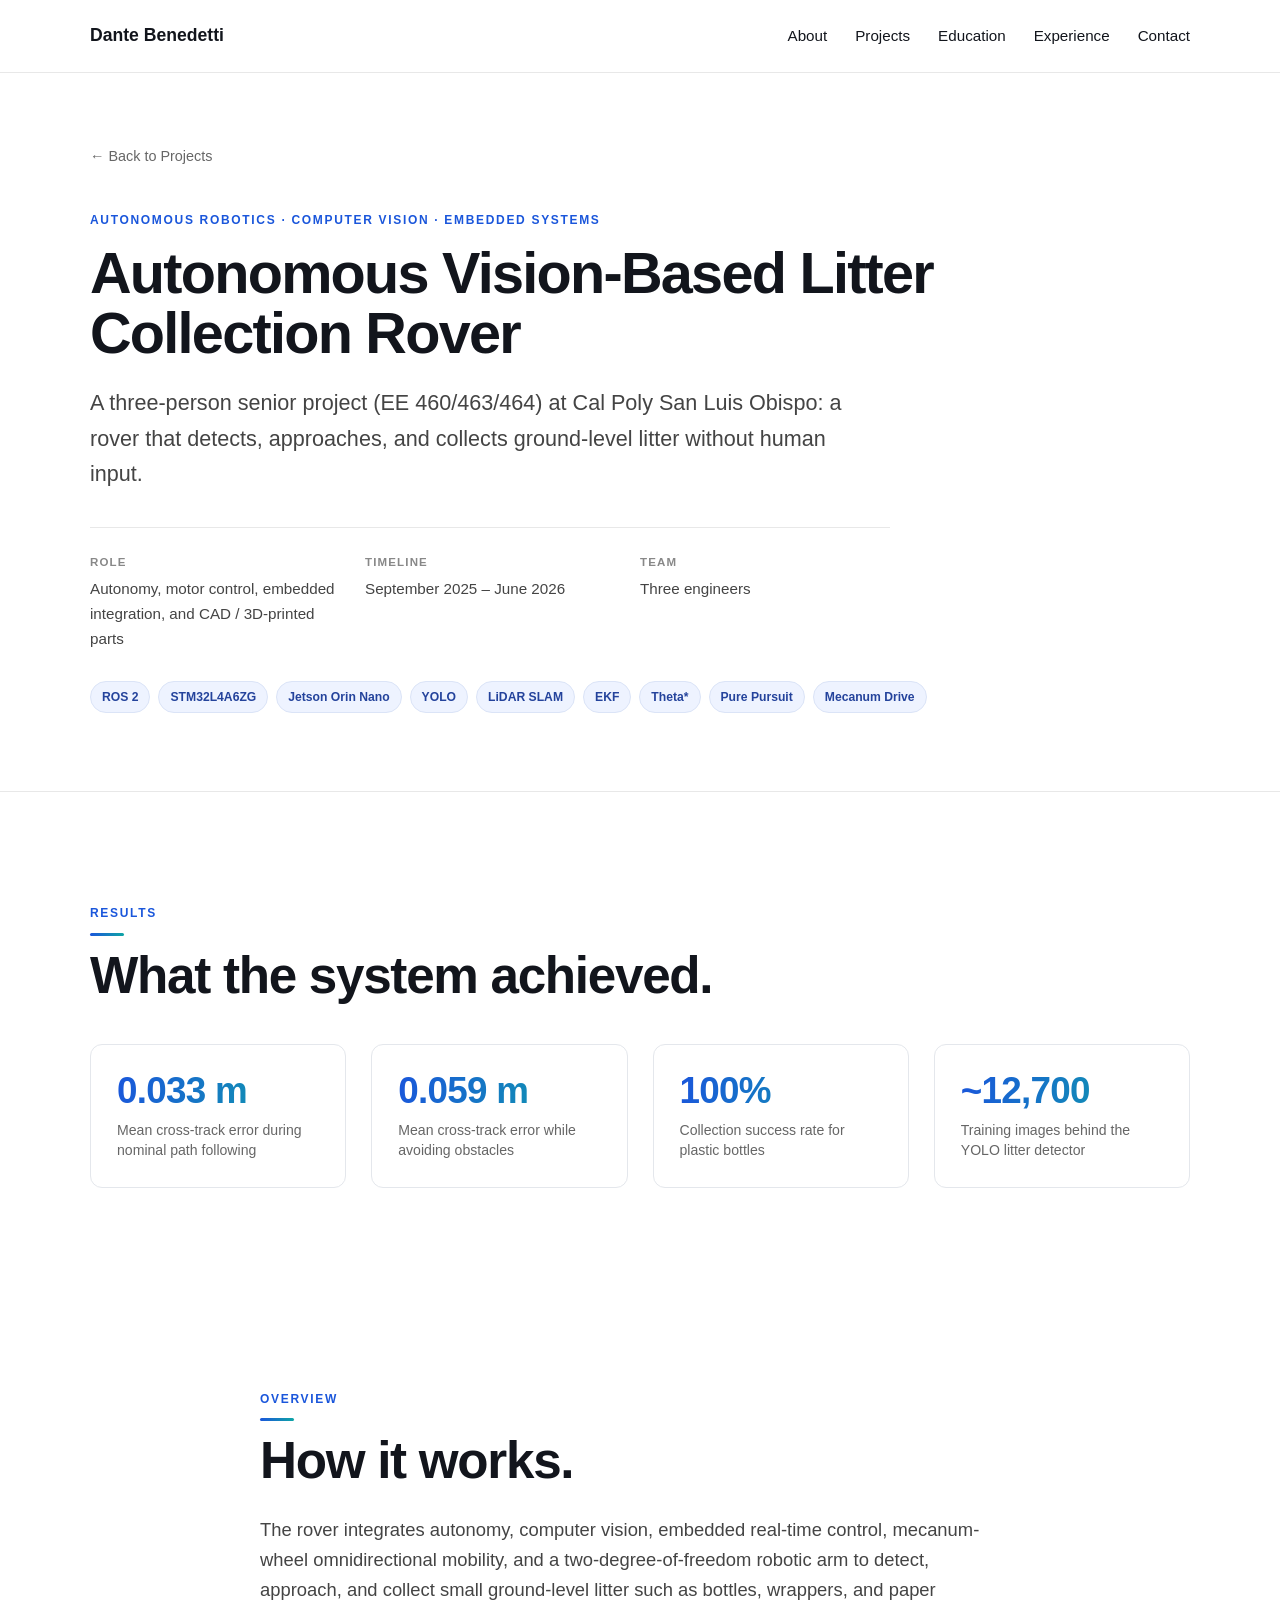
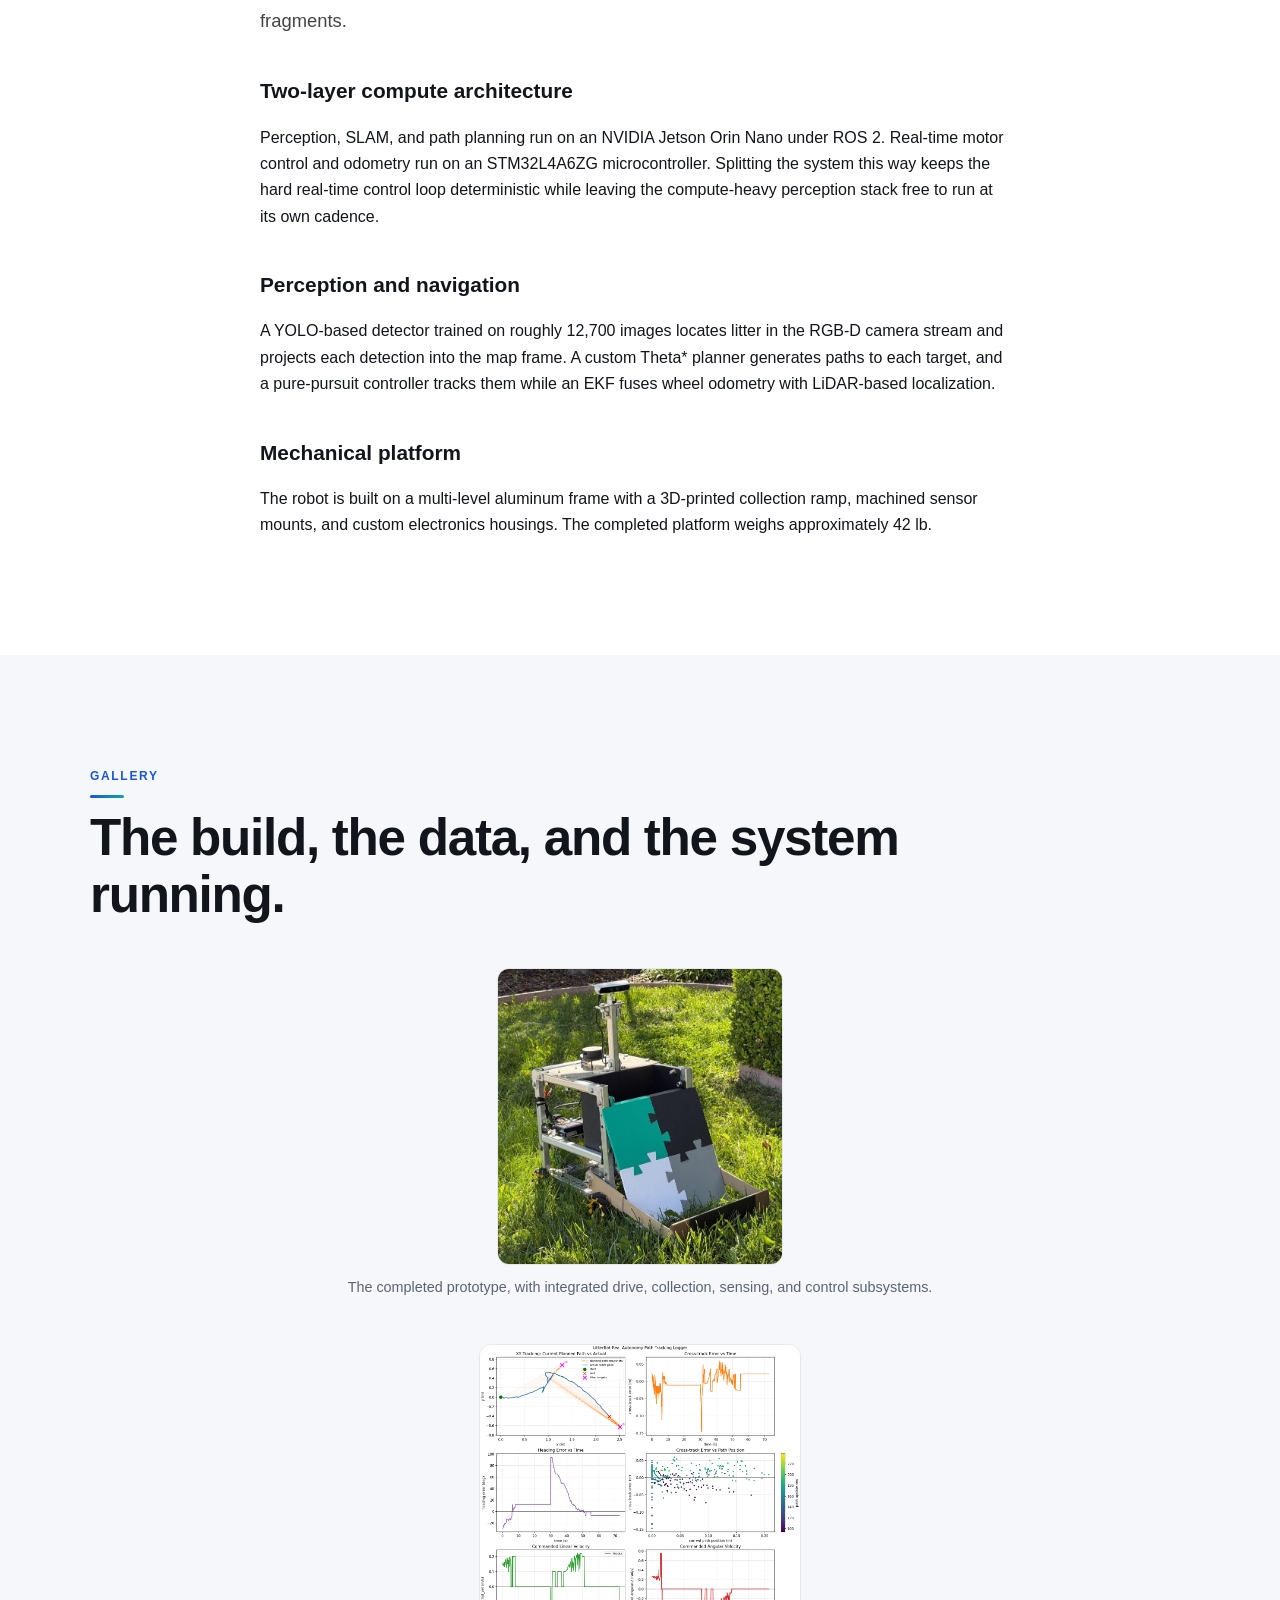
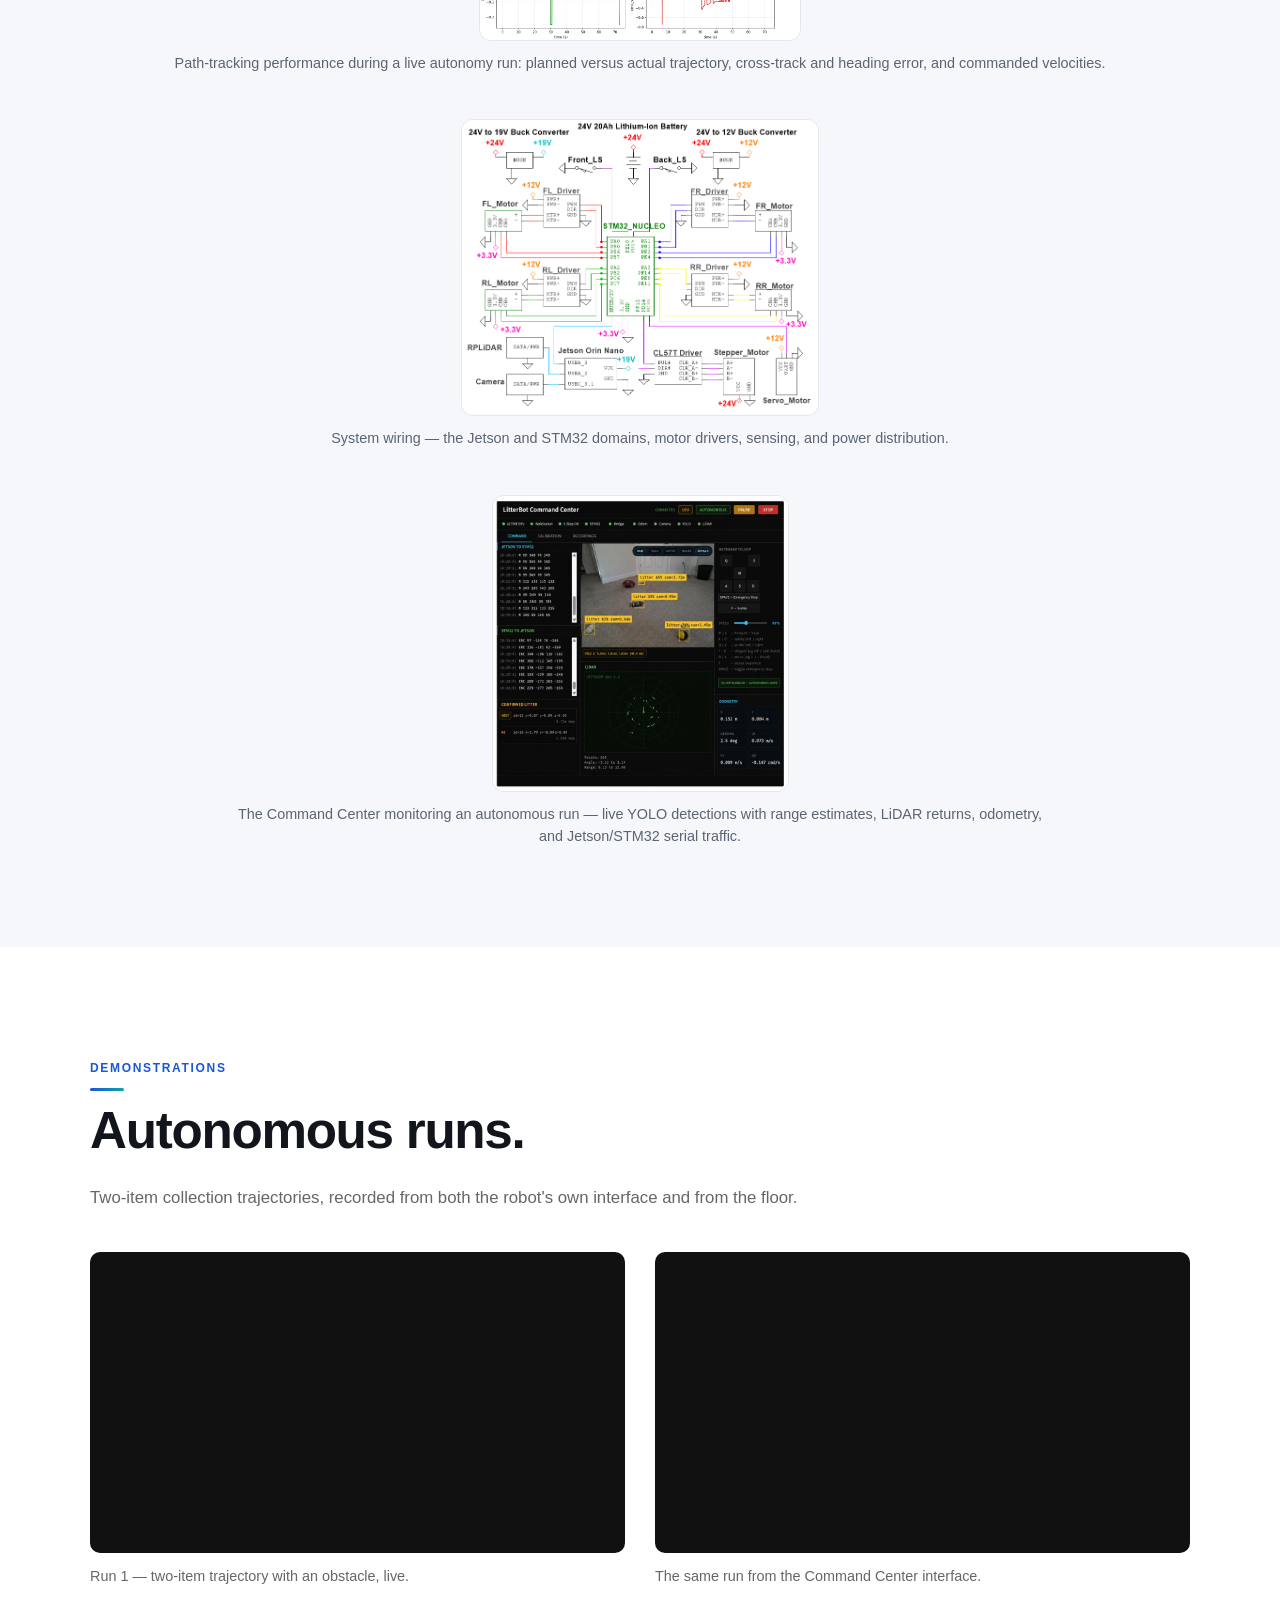
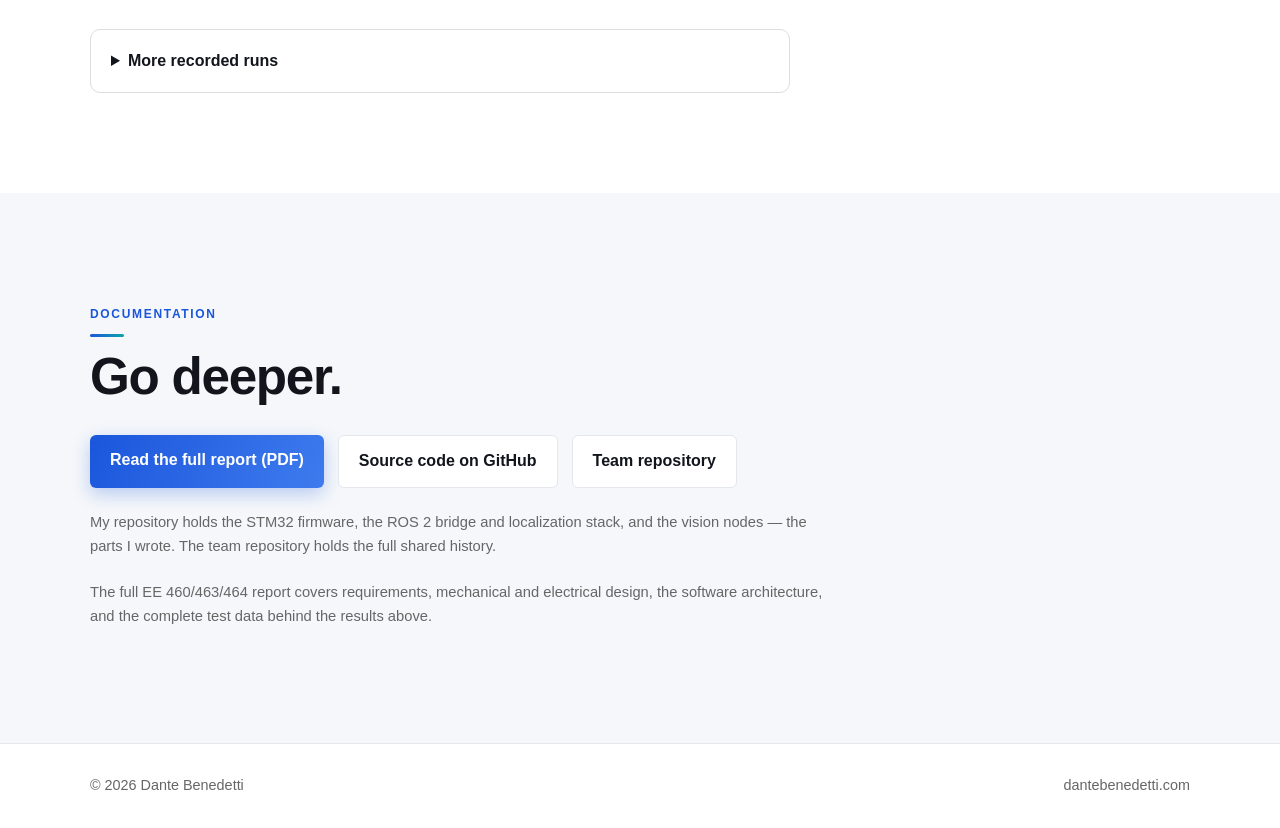
<file: projects/litterbot.html>
<!DOCTYPE html>
<html lang="en">
<head>
    <meta charset="UTF-8">
    <meta name="viewport" content="width=device-width, initial-scale=1.0">

    <meta
        name="description"
        content="Autonomous vision-based litter collection rover - senior project integrating ROS 2, YOLO detection, LiDAR SLAM, Theta* path planning, and STM32 real-time control."
    >

    <title>Litter Collection Rover | Dante Benedetti</title>

    <link rel="stylesheet" href="../css/style.css?v=26">
</head>

<body>

    <!-- Navigation -->
    <header class="site-header">
        <div class="container nav-container">

            <a class="logo" href="../index.html">Dante Benedetti</a>

            <button
                class="nav-toggle"
                type="button"
                aria-label="Menu"
                aria-expanded="false"
                aria-controls="site-nav"
            >
                <span class="nav-toggle-bar"></span>
                <span class="nav-toggle-bar"></span>
                <span class="nav-toggle-bar"></span>
            </button>

            <nav id="site-nav">
                <a href="../index.html#about">About</a>
                <a href="../index.html#projects">Projects</a>
                <a href="../index.html#education">Education</a>
                <a href="../index.html#experience">Experience</a>
                <a href="../index.html#contact">Contact</a>
            </nav>

        </div>
    </header>


    <main>

        <!-- Project hero -->
        <section class="project-hero">

            <div class="container">

                <a class="back-link" href="../index.html#projects">
                    ← Back to Projects
                </a>

                <p class="eyebrow">
                    Autonomous Robotics · Computer Vision · Embedded Systems
                </p>

                <h1>Autonomous Vision-Based Litter Collection Rover</h1>

                <p class="hero-text">
                    A three-person senior project (EE 460/463/464) at Cal Poly
                    San Luis Obispo: a rover that detects, approaches, and
                    collects ground-level litter without human input.
                </p>

                <div class="project-meta">
                    <div>
                        <span class="meta-label">Role</span>
                        Autonomy, motor control, embedded integration,
                        and CAD / 3D-printed parts
                    </div>
                    <div>
                        <span class="meta-label">Timeline</span>
                        September 2025 – June 2026
                    </div>
                    <div>
                        <span class="meta-label">Team</span>
                        Three engineers
                    </div>
                </div>

                <div class="project-tags">
                    <span>ROS 2</span>
                    <span>STM32L4A6ZG</span>
                    <span>Jetson Orin Nano</span>
                    <span>YOLO</span>
                    <span>LiDAR SLAM</span>
                    <span>EKF</span>
                    <span>Theta*</span>
                    <span>Pure Pursuit</span>
                    <span>Mecanum Drive</span>
                </div>

            </div>

        </section>


        <!-- Headline results -->
        <section class="section results-section">

            <div class="container">

                <p class="section-label">Results</p>

                <h2>What the system achieved.</h2>

                <div class="stat-grid">

                    <div class="stat">
                        <span class="stat-value">0.033 m</span>
                        <span class="stat-label">
                            Mean cross-track error during nominal
                            path following
                        </span>
                    </div>

                    <div class="stat">
                        <span class="stat-value">0.059 m</span>
                        <span class="stat-label">
                            Mean cross-track error while avoiding
                            obstacles
                        </span>
                    </div>

                    <div class="stat">
                        <span class="stat-value">100%</span>
                        <span class="stat-label">
                            Collection success rate for plastic
                            bottles
                        </span>
                    </div>

                    <div class="stat">
                        <span class="stat-value">~12,700</span>
                        <span class="stat-label">
                            Training images behind the YOLO litter
                            detector
                        </span>
                    </div>

                </div>

            </div>

        </section>


        <!-- Overview -->
        <section class="section">

            <div class="container narrow">

                <p class="section-label">Overview</p>

                <h2>How it works.</h2>

                <p class="large-text">
                    The rover integrates autonomy, computer vision, embedded
                    real-time control, mecanum-wheel omnidirectional mobility,
                    and a two-degree-of-freedom robotic arm to detect,
                    approach, and collect small ground-level litter such as
                    bottles, wrappers, and paper fragments.
                </p>

                <h3>Two-layer compute architecture</h3>

                <p>
                    Perception, SLAM, and path planning run on an NVIDIA Jetson
                    Orin Nano under ROS 2. Real-time motor control and odometry
                    run on an STM32L4A6ZG microcontroller. Splitting the system
                    this way keeps the hard real-time control loop deterministic
                    while leaving the compute-heavy perception stack free to run
                    at its own cadence.
                </p>

                <h3>Perception and navigation</h3>

                <p>
                    A YOLO-based detector trained on roughly 12,700 images
                    locates litter in the RGB-D camera stream and projects each
                    detection into the map frame. A custom Theta* planner
                    generates paths to each target, and a pure-pursuit
                    controller tracks them while an EKF fuses wheel odometry
                    with LiDAR-based localization.
                </p>

                <h3>Mechanical platform</h3>

                <p>
                    The robot is built on a multi-level aluminum frame with a
                    3D-printed collection ramp, machined sensor mounts, and
                    custom electronics housings. The completed platform weighs
                    approximately 42 lb.
                </p>

            </div>

        </section>


        <!-- Gallery -->
        <section class="section alt-section">

            <div class="container">

                <p class="section-label">Gallery</p>

                <h2>The build, the data, and the system running.</h2>

                <figure class="project-figure">
                    <img
                        src="../images/litterbot/prototype.jpg"
                        alt="Completed LitterBot prototype on grass, showing the aluminum frame, mecanum wheels, depth camera mast, LiDAR, and 3D-printed collection ramp."
                        width="747"
                        height="778"
                        loading="lazy"
                    >
                    <figcaption>
                        The completed prototype, with integrated drive,
                        collection, sensing, and control subsystems.
                    </figcaption>
                </figure>

                <figure class="project-figure wide">
                    <img
                        src="../images/litterbot/path-tracking.png"
                        alt="Six-panel plot of autonomy path tracking: XY planned versus actual path, cross-track error over time, heading error, cross-track error versus path position, and commanded linear and angular velocities."
                        width="1264"
                        height="1167"
                        loading="lazy"
                    >
                    <figcaption>
                        Path-tracking performance during a live autonomy run:
                        planned versus actual trajectory, cross-track and
                        heading error, and commanded velocities.
                    </figcaption>
                </figure>

                <figure class="project-figure wide">
                    <img
                        src="../images/litterbot/wiring-diagram.png"
                        alt="System wiring diagram for the rover, showing the Jetson and STM32, motor drivers, sensors, and power distribution."
                        width="757"
                        height="628"
                        loading="lazy"
                    >
                    <figcaption>
                        System wiring — the Jetson and STM32 domains, motor
                        drivers, sensing, and power distribution.
                    </figcaption>
                </figure>

                <figure class="project-figure">
                    <img
                        src="../images/litterbot/command-center.jpg"
                        alt="LitterBot Command Center interface showing live YOLO litter detections with confidence scores and distances, a LiDAR scan, odometry readouts, and serial traffic between the Jetson and STM32."
                        width="844"
                        height="844"
                        loading="lazy"
                    >
                    <figcaption>
                        The Command Center monitoring an autonomous run — live
                        YOLO detections with range estimates, LiDAR returns,
                        odometry, and Jetson/STM32 serial traffic.
                    </figcaption>
                </figure>

            </div>

        </section>


        <!-- Video -->
        <section class="section">

            <div class="container">

                <p class="section-label">Demonstrations</p>

                <h2>Autonomous runs.</h2>

                <p class="section-intro">
                    Two-item collection trajectories, recorded from both the
                    robot's own interface and from the floor.
                </p>

                <div class="video-grid">

                    <figure class="video-figure">
                        <div class="video-frame">
                            <iframe
                                src="https://www.youtube-nocookie.com/embed/EIHyWfRen9A"
                                title="LitterBot Run 1 - two item trajectory with obstacle, live footage"
                                allow="accelerometer; autoplay; clipboard-write; encrypted-media; gyroscope; picture-in-picture"
                                referrerpolicy="strict-origin-when-cross-origin"
                                allowfullscreen
                                loading="lazy"
                            ></iframe>
                        </div>
                        <figcaption>
                            Run 1 — two-item trajectory with an obstacle, live.
                        </figcaption>
                    </figure>

                    <figure class="video-figure">
                        <div class="video-frame">
                            <iframe
                                src="https://www.youtube-nocookie.com/embed/cPLhsfcqaT0"
                                title="LitterBot Run 1 - two item trajectory with obstacle, interface view"
                                allow="accelerometer; autoplay; clipboard-write; encrypted-media; gyroscope; picture-in-picture"
                                referrerpolicy="strict-origin-when-cross-origin"
                                allowfullscreen
                                loading="lazy"
                            ></iframe>
                        </div>
                        <figcaption>
                            The same run from the Command Center interface.
                        </figcaption>
                    </figure>

                </div>

                <details class="more-videos">

                    <summary>More recorded runs</summary>

                    <ul>
                        <li>
                            <a href="https://youtu.be/wuPBiPrMTJ4" target="_blank" rel="noopener">
                                Run 1 — two-item trajectory, no obstacle (live)
                            </a>
                        </li>
                        <li>
                            <a href="https://youtu.be/xJT2ZUeigI8" target="_blank" rel="noopener">
                                Run 1 — two-item trajectory, no obstacle (interface)
                            </a>
                        </li>
                        <li>
                            <a href="https://youtu.be/m4AevvASR3k" target="_blank" rel="noopener">
                                Run 2 — two-item trajectory with obstacle (interface)
                            </a>
                        </li>
                        <li>
                            <a href="https://youtu.be/Bzz7ScIDNos" target="_blank" rel="noopener">
                                Run 2 — two-item trajectory, no obstacle (interface)
                            </a>
                        </li>
                        <li>
                            <a href="https://youtu.be/nTEywUycqD4" target="_blank" rel="noopener">
                                Run 2 — two-item trajectory, no obstacle (interface, alternate)
                            </a>
                        </li>
                    </ul>

                </details>

            </div>

        </section>


        <!-- Further reading -->
        <section class="section alt-section">

            <div class="container">

                <p class="section-label">Documentation</p>

                <h2>Go deeper.</h2>

                <div class="link-row">

                    <a
                        class="button primary"
                        href="../files/LitterBot_Final_Report.pdf"
                        target="_blank"
                        rel="noopener"
                    >
                        Read the full report (PDF)
                    </a>

                    <a
                        class="button secondary"
                        href="https://github.com/Dante-B-777/LitterBot"
                        target="_blank"
                        rel="noopener"
                    >
                        Source code on GitHub
                    </a>

                    <a
                        class="button secondary"
                        href="https://github.com/benjam1ntavares/LitterBot_Official"
                        target="_blank"
                        rel="noopener"
                    >
                        Team repository
                    </a>

                </div>

                <p class="doc-note">
                    My repository holds the STM32 firmware, the ROS&nbsp;2
                    bridge and localization stack, and the vision nodes &mdash;
                    the parts I wrote. The team repository holds the full
                    shared history.
                </p>

                <p class="doc-note">
                    The full EE 460/463/464 report covers requirements,
                    mechanical and electrical design, the software
                    architecture, and the complete test data behind the
                    results above.
                </p>

            </div>

        </section>

    </main>


    <footer>

        <div class="container footer-content">

            <p>
                © 2026 Dante Benedetti
            </p>

            <p>
                dantebenedetti.com
            </p>

        </div>

    </footer>


    <script src="../js/main.js?v=26"></script>

</body>
</html>
</file>
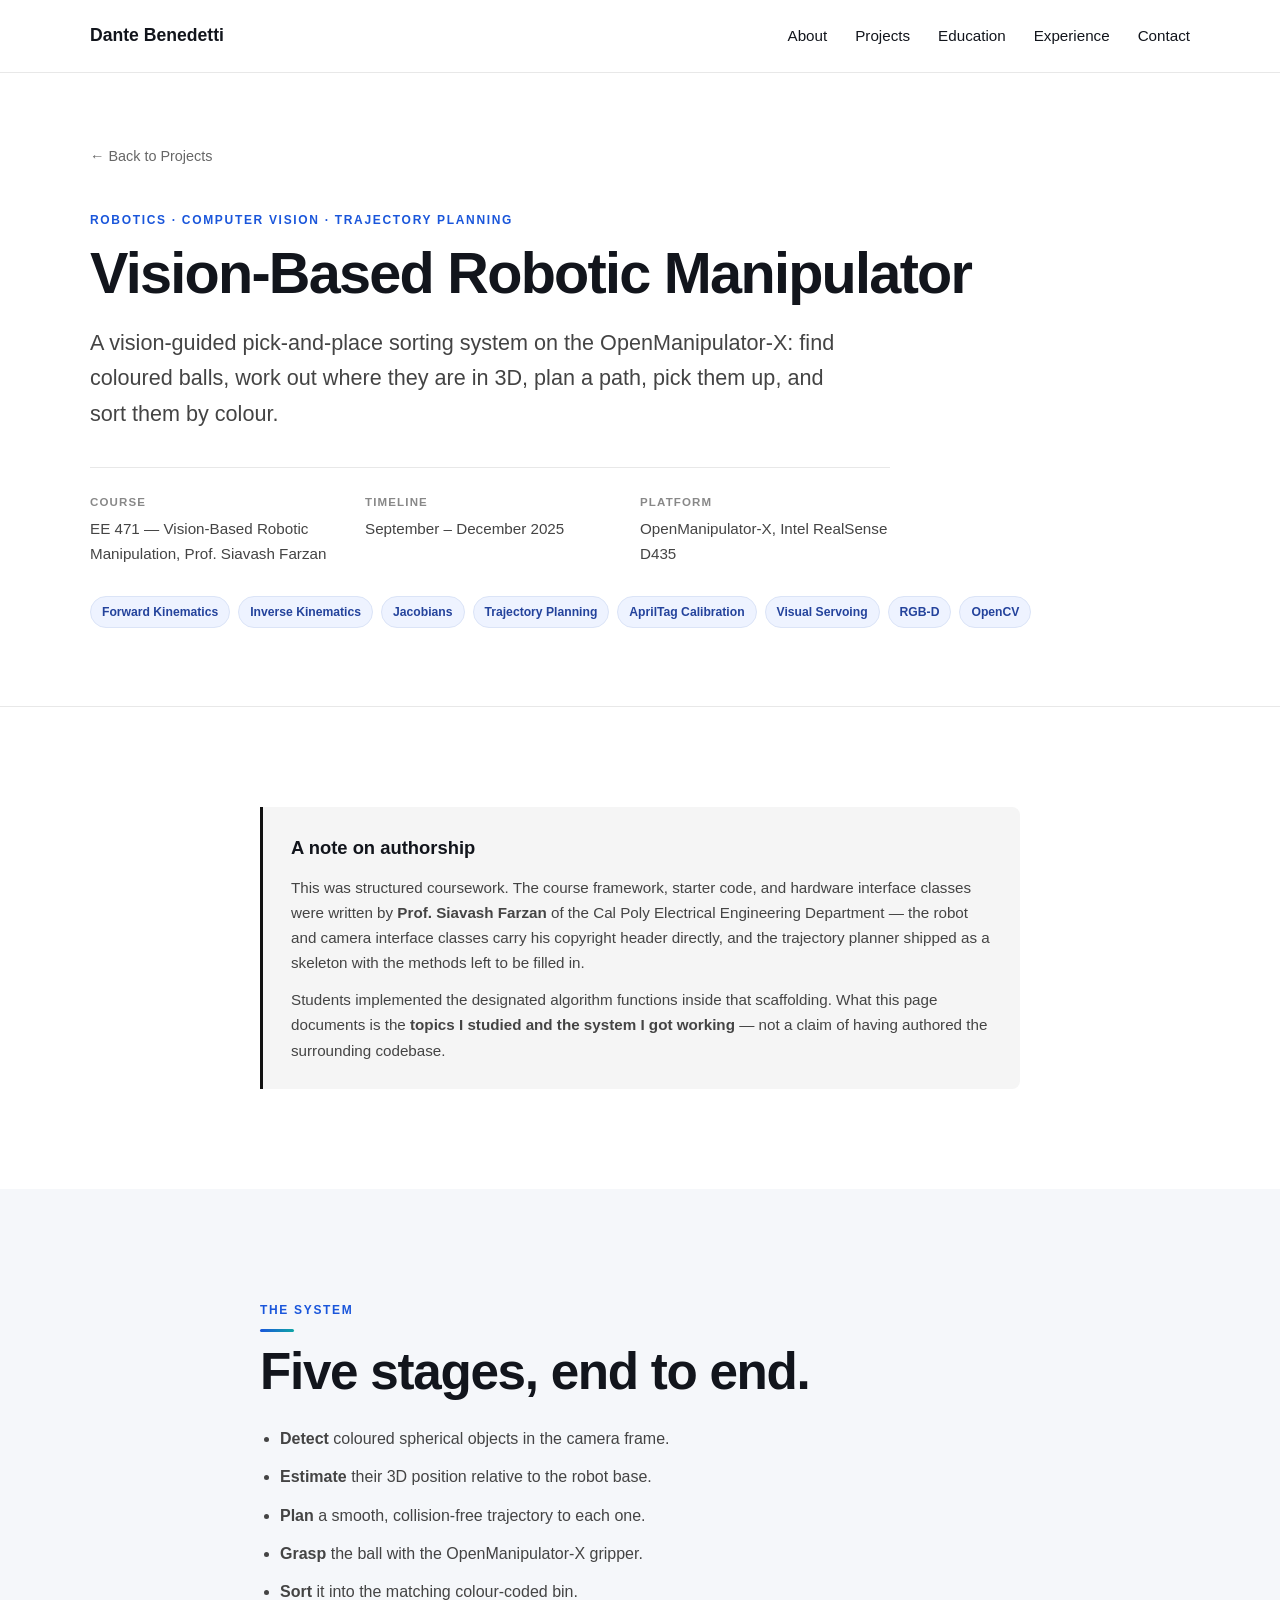
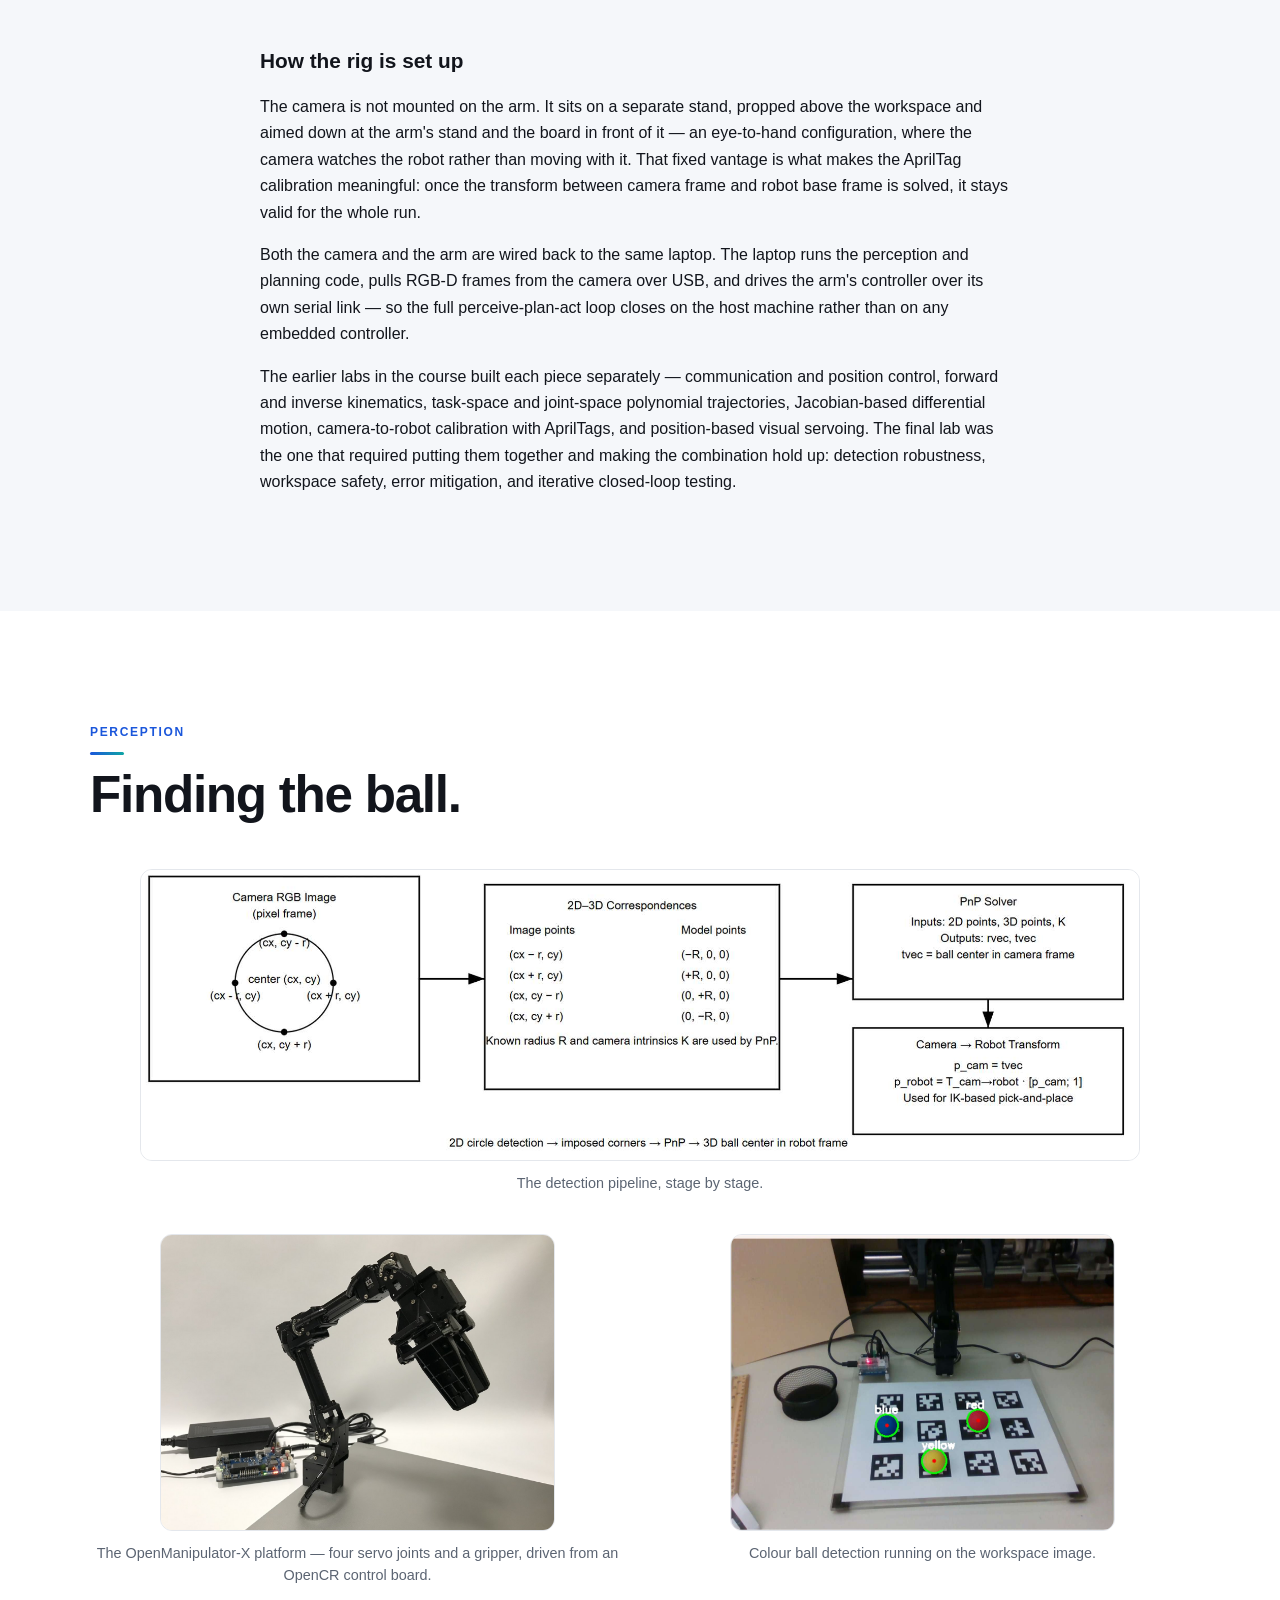
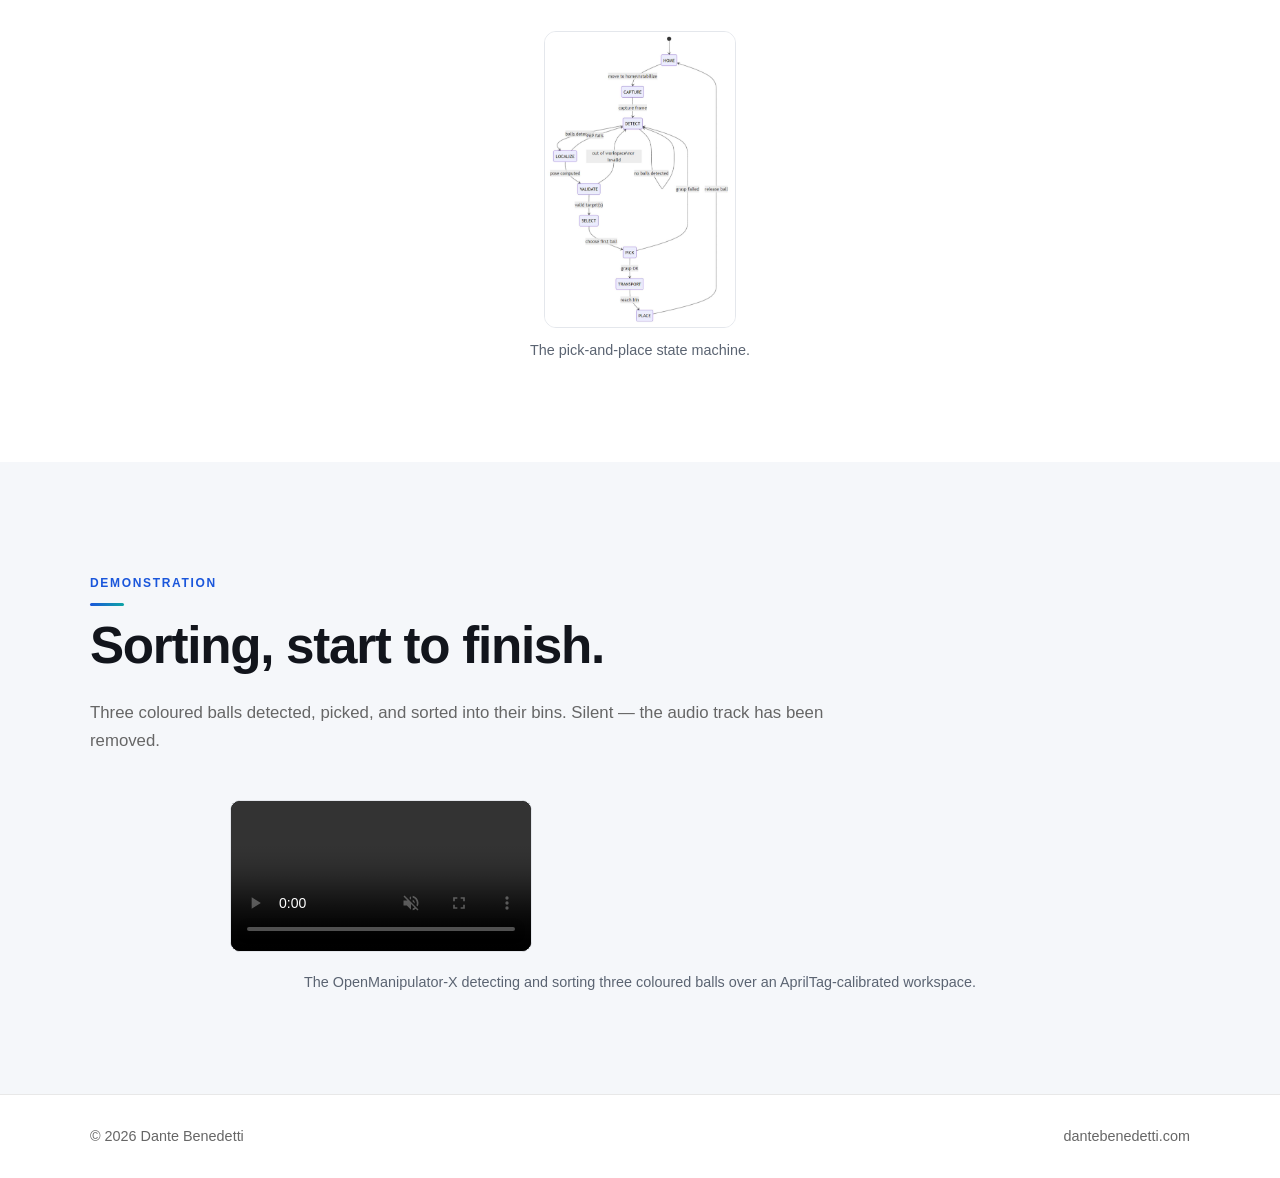
<file: projects/manipulator.html>
<!DOCTYPE html>
<html lang="en">
<head>
    <meta charset="UTF-8">
    <meta name="viewport" content="width=device-width, initial-scale=1.0">

    <meta
        name="description"
        content="Vision-guided robotic pick-and-place sorting on the OpenManipulator-X - colour ball detection, 3D pose estimation, trajectory planning, and bin sorting."
    >

    <title>Vision-Based Robotic Manipulator | Dante Benedetti</title>

    <link rel="stylesheet" href="../css/style.css?v=26">
</head>

<body>

    <header class="site-header">
        <div class="container nav-container">

            <a class="logo" href="../index.html">Dante Benedetti</a>

            <button
                class="nav-toggle"
                type="button"
                aria-label="Menu"
                aria-expanded="false"
                aria-controls="site-nav"
            >
                <span class="nav-toggle-bar"></span>
                <span class="nav-toggle-bar"></span>
                <span class="nav-toggle-bar"></span>
            </button>

            <nav id="site-nav">
                <a href="../index.html#about">About</a>
                <a href="../index.html#projects">Projects</a>
                <a href="../index.html#education">Education</a>
                <a href="../index.html#experience">Experience</a>
                <a href="../index.html#contact">Contact</a>
            </nav>

        </div>
    </header>


    <main>

        <section class="project-hero">

            <div class="container">

                <a class="back-link" href="../index.html#projects">
                    ← Back to Projects
                </a>

                <p class="eyebrow">
                    Robotics · Computer Vision · Trajectory Planning
                </p>

                <h1>Vision-Based Robotic Manipulator</h1>

                <p class="hero-text">
                    A vision-guided pick-and-place sorting system on the
                    OpenManipulator-X: find coloured balls, work out where they
                    are in 3D, plan a path, pick them up, and sort them by
                    colour.
                </p>

                <div class="project-meta">
                    <div>
                        <span class="meta-label">Course</span>
                        EE 471 — Vision-Based Robotic Manipulation,
                        Prof. Siavash Farzan
                    </div>
                    <div>
                        <span class="meta-label">Timeline</span>
                        September – December 2025
                    </div>
                    <div>
                        <span class="meta-label">Platform</span>
                        OpenManipulator-X, Intel RealSense D435
                    </div>
                </div>

                <div class="project-tags">
                    <span>Forward Kinematics</span>
                    <span>Inverse Kinematics</span>
                    <span>Jacobians</span>
                    <span>Trajectory Planning</span>
                    <span>AprilTag Calibration</span>
                    <span>Visual Servoing</span>
                    <span>RGB-D</span>
                    <span>OpenCV</span>
                </div>

            </div>

        </section>


        <!-- Attribution -->
        <section class="section">

            <div class="container narrow">

                <div class="attribution">

                    <h3>A note on authorship</h3>

                    <p>
                        This was structured coursework. The course framework,
                        starter code, and hardware interface classes were
                        written by <strong>Prof. Siavash Farzan</strong> of the
                        Cal Poly Electrical Engineering Department — the robot
                        and camera interface classes carry his copyright header
                        directly, and the trajectory planner shipped as a
                        skeleton with the methods left to be filled in.
                    </p>

                    <p>
                        Students implemented the designated algorithm functions
                        inside that scaffolding. What this page documents is
                        the <strong>topics I studied and the system I got
                        working</strong> — not a claim of having authored the
                        surrounding codebase.
                    </p>

                </div>

            </div>

        </section>


        <!-- What it does -->
        <section class="section alt-section">

            <div class="container narrow">

                <p class="section-label">The system</p>

                <h2>Five stages, end to end.</h2>

                <ul class="case-list">
                    <li><strong>Detect</strong> coloured spherical objects in the camera frame.</li>
                    <li><strong>Estimate</strong> their 3D position relative to the robot base.</li>
                    <li><strong>Plan</strong> a smooth, collision-free trajectory to each one.</li>
                    <li><strong>Grasp</strong> the ball with the OpenManipulator-X gripper.</li>
                    <li><strong>Sort</strong> it into the matching colour-coded bin.</li>
                </ul>

                <h3>How the rig is set up</h3>

                <p>
                    The camera is not mounted on the arm. It sits on a separate
                    stand, propped above the workspace and aimed down at the
                    arm's stand and the board in front of it — an eye-to-hand
                    configuration, where the camera watches the robot rather
                    than moving with it. That fixed vantage is what makes the
                    AprilTag calibration meaningful: once the transform between
                    camera frame and robot base frame is solved, it stays valid
                    for the whole run.
                </p>

                <p>
                    Both the camera and the arm are wired back to the same
                    laptop. The laptop runs the perception and planning code,
                    pulls RGB-D frames from the camera over USB, and drives the
                    arm's controller over its own serial link — so the full
                    perceive-plan-act loop closes on the host machine rather
                    than on any embedded controller.
                </p>

                <p>
                    The earlier labs in the course built each piece separately —
                    communication and position control, forward and inverse
                    kinematics, task-space and joint-space polynomial
                    trajectories, Jacobian-based differential motion,
                    camera-to-robot calibration with AprilTags, and
                    position-based visual servoing. The final lab was the one
                    that required putting them together and making the
                    combination hold up: detection robustness, workspace
                    safety, error mitigation, and iterative closed-loop
                    testing.
                </p>

            </div>

        </section>


        <!-- Gallery -->
        <section class="section">

            <div class="container">

                <p class="section-label">Perception</p>

                <h2>Finding the ball.</h2>

                <figure class="project-figure wide">
                    <img
                        src="../images/manipulator/detection-pipeline.jpg"
                        alt="Three-stage ball detection pipeline shown side by side, from the raw camera image through intermediate processing to the final detected result."
                        width="1965"
                        height="571"
                        loading="lazy"
                    >
                    <figcaption>
                        The detection pipeline, stage by stage.
                    </figcaption>
                </figure>

                <div class="two-up">

                    <figure class="project-figure">
                        <img
                            src="../images/manipulator/arm-hardware.jpg"
                            alt="The OpenManipulator-X robotic arm on a bench, joints labelled by servo ID, with its OpenCR control board and power supply beside it."
                            width="1400"
                            height="1050"
                            loading="lazy"
                        >
                        <figcaption>
                            The OpenManipulator-X platform — four servo joints
                            and a gripper, driven from an OpenCR control board.
                        </figcaption>
                    </figure>

                    <figure class="project-figure">
                        <img
                            src="../images/manipulator/ball-detection.jpg"
                            alt="Camera view of coloured balls on a calibration board, each identified and circled by the colour detection routine."
                            width="1463"
                            height="1128"
                            loading="lazy"
                        >
                        <figcaption>
                            Colour ball detection running on the workspace
                            image.
                        </figcaption>
                    </figure>

                </div>

                <figure class="project-figure">
                    <img
                        src="../images/manipulator/state-diagram.jpg"
                        alt="Flowchart of the pick-and-place state machine, showing transitions between search, approach, grasp, transport, and release states."
                        width="1102"
                        height="1704"
                        loading="lazy"
                    >
                    <figcaption>
                        The pick-and-place state machine.
                    </figcaption>
                </figure>

            </div>

        </section>


        <!-- Video -->
        <section class="section alt-section">

            <div class="container">

                <p class="section-label">Demonstration</p>

                <h2>Sorting, start to finish.</h2>

                <p class="section-intro">
                    Three coloured balls detected, picked, and sorted into
                    their bins. Silent — the audio track has been removed.
                </p>

                <figure class="project-figure">
                    <video
                        src="../images/manipulator/pick-and-place.mp4"
                        controls
                        muted
                        playsinline
                        preload="metadata"
                        width="1080"
                        height="1920"
                    ></video>
                    <figcaption>
                        The OpenManipulator-X detecting and sorting three
                        coloured balls over an AprilTag-calibrated workspace.
                    </figcaption>
                </figure>

            </div>

        </section>

    </main>


    <footer>
        <div class="container footer-content">
            <p>© 2026 Dante Benedetti</p>
            <p>dantebenedetti.com</p>
        </div>
    </footer>


    <script src="../js/main.js?v=26"></script>

</body>
</html>
</file>
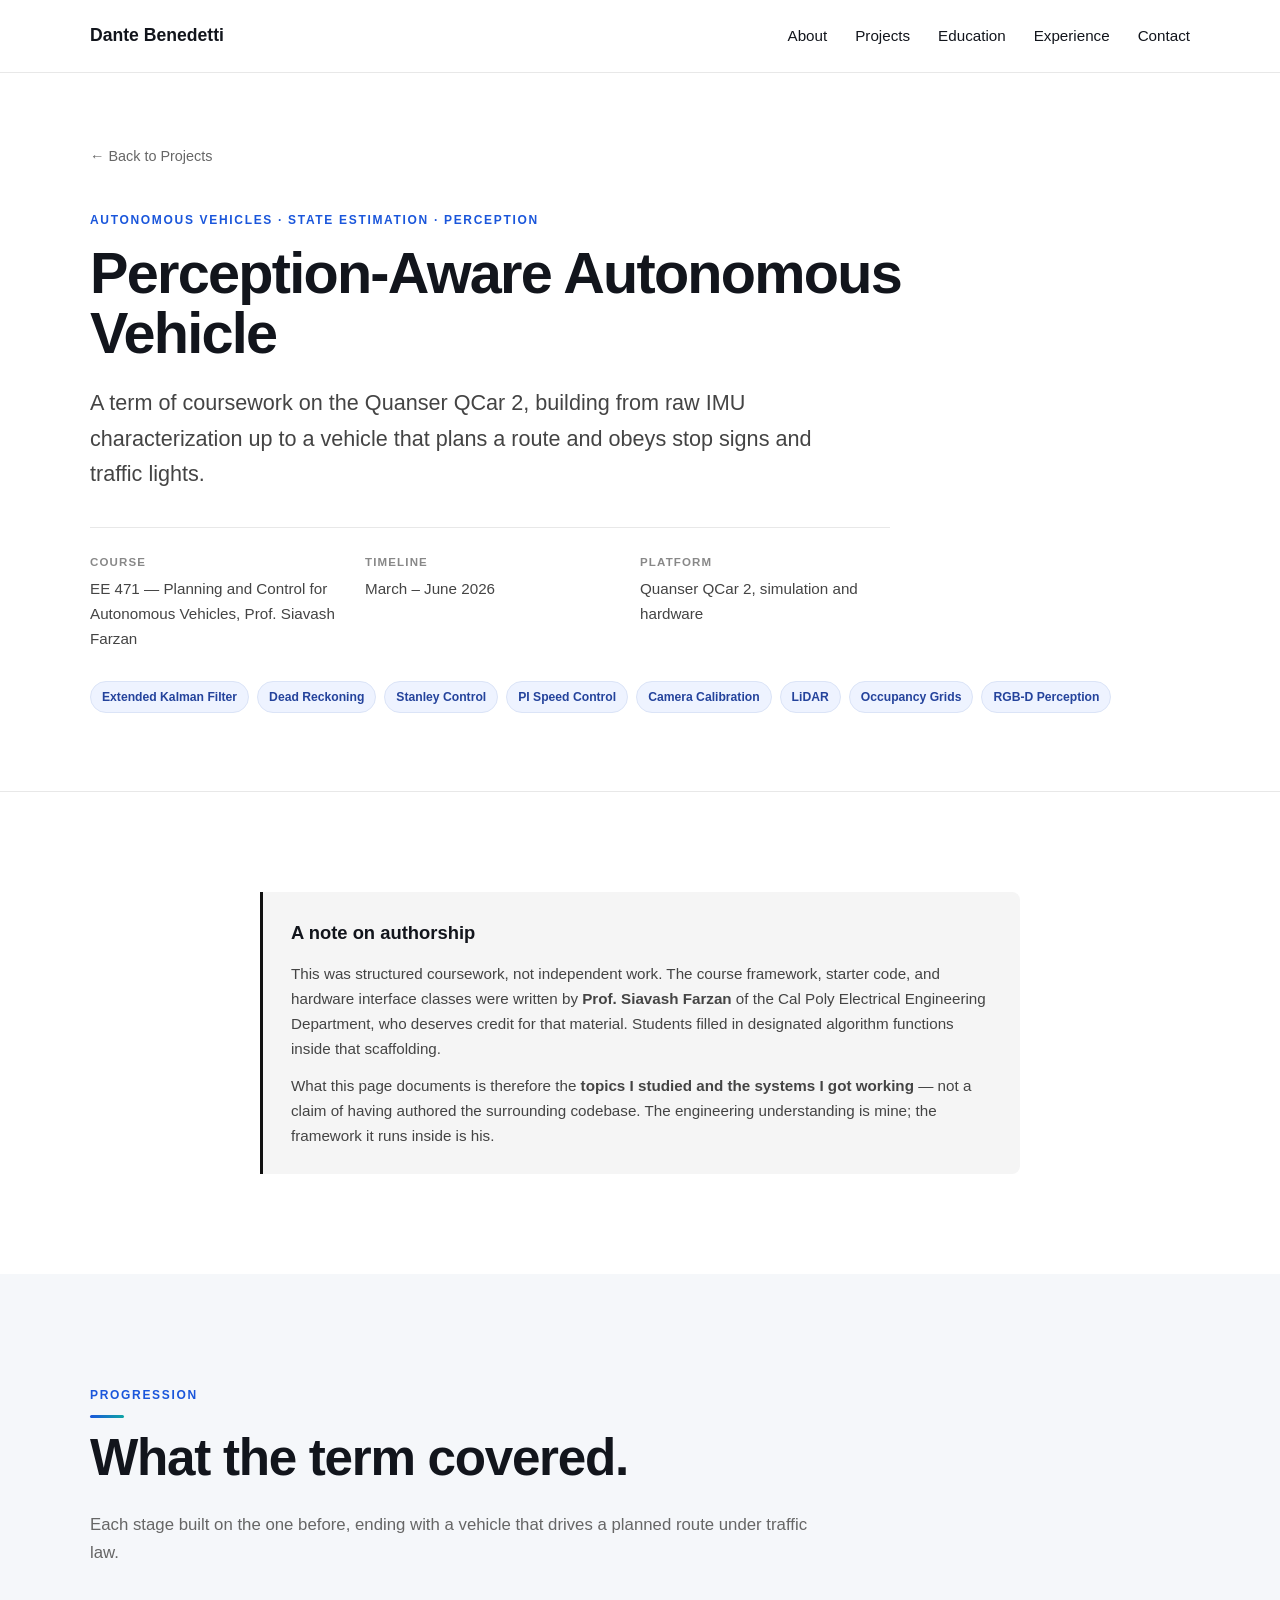
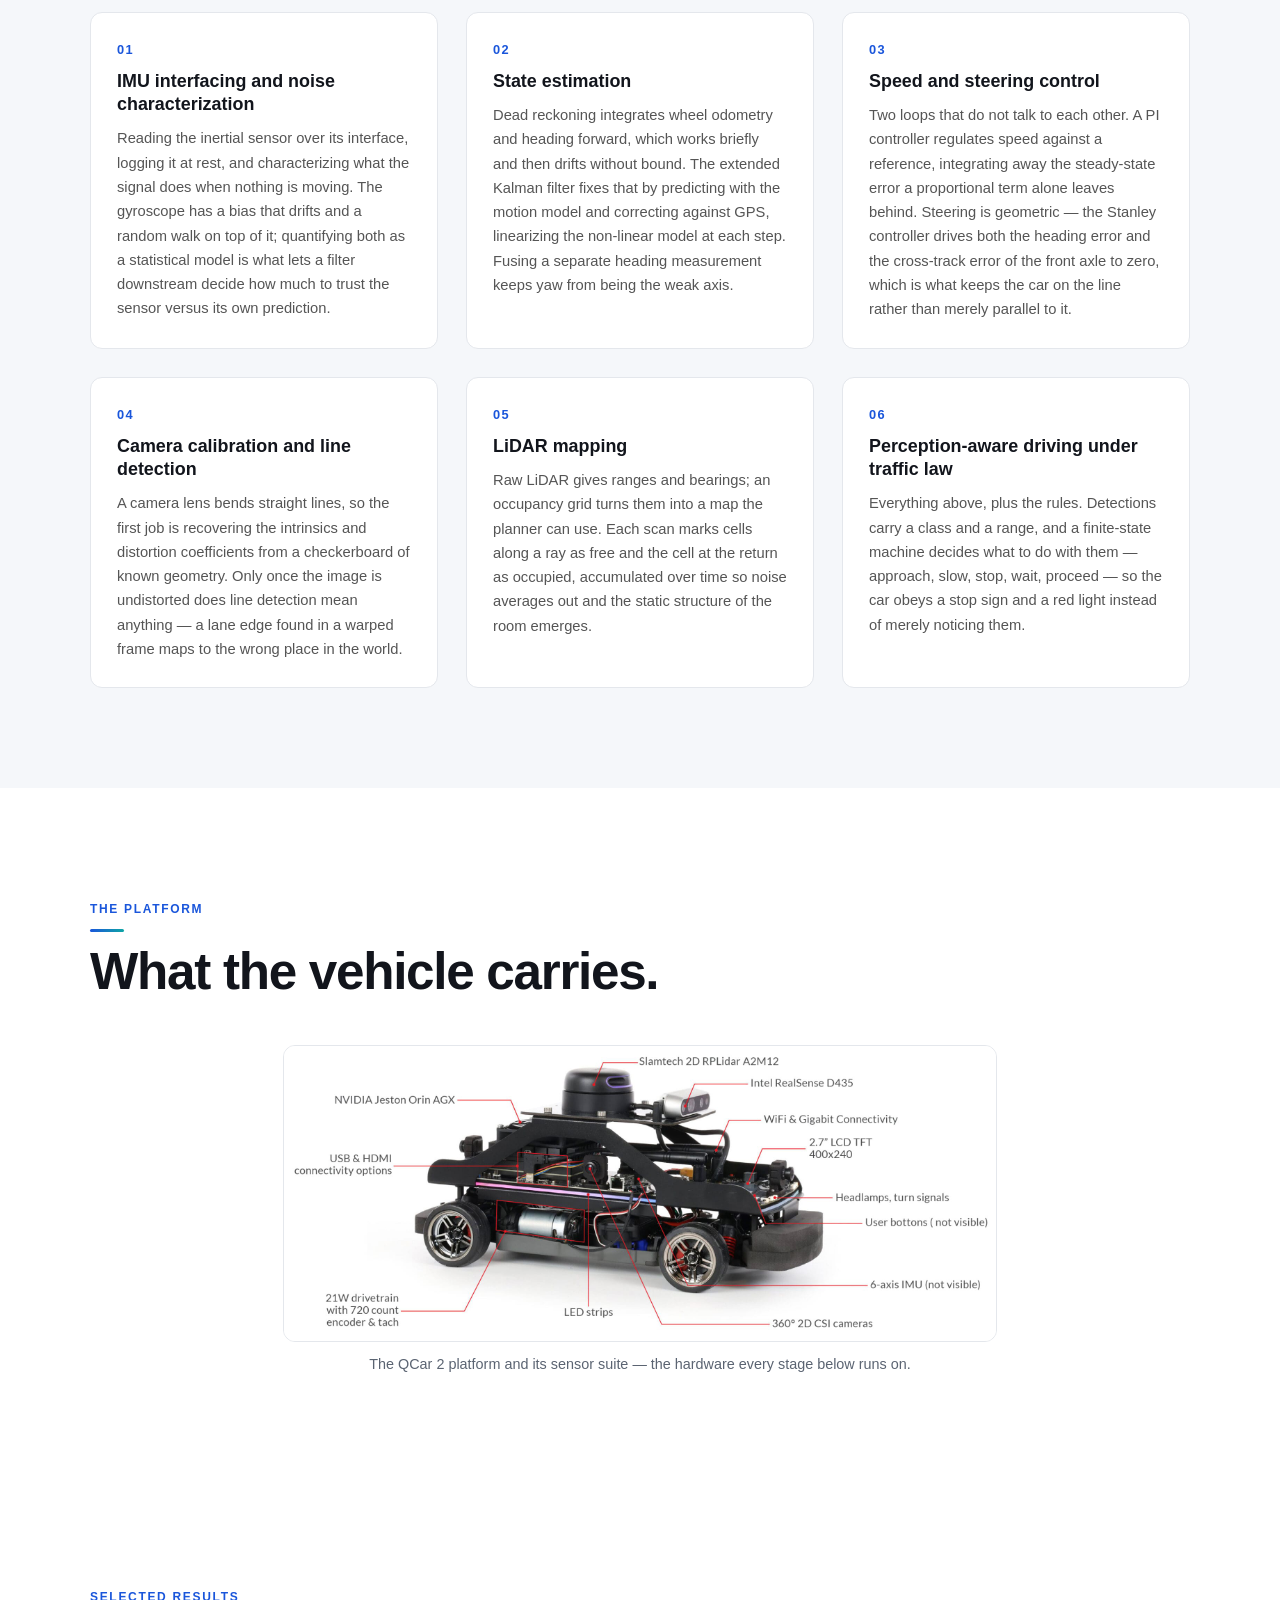
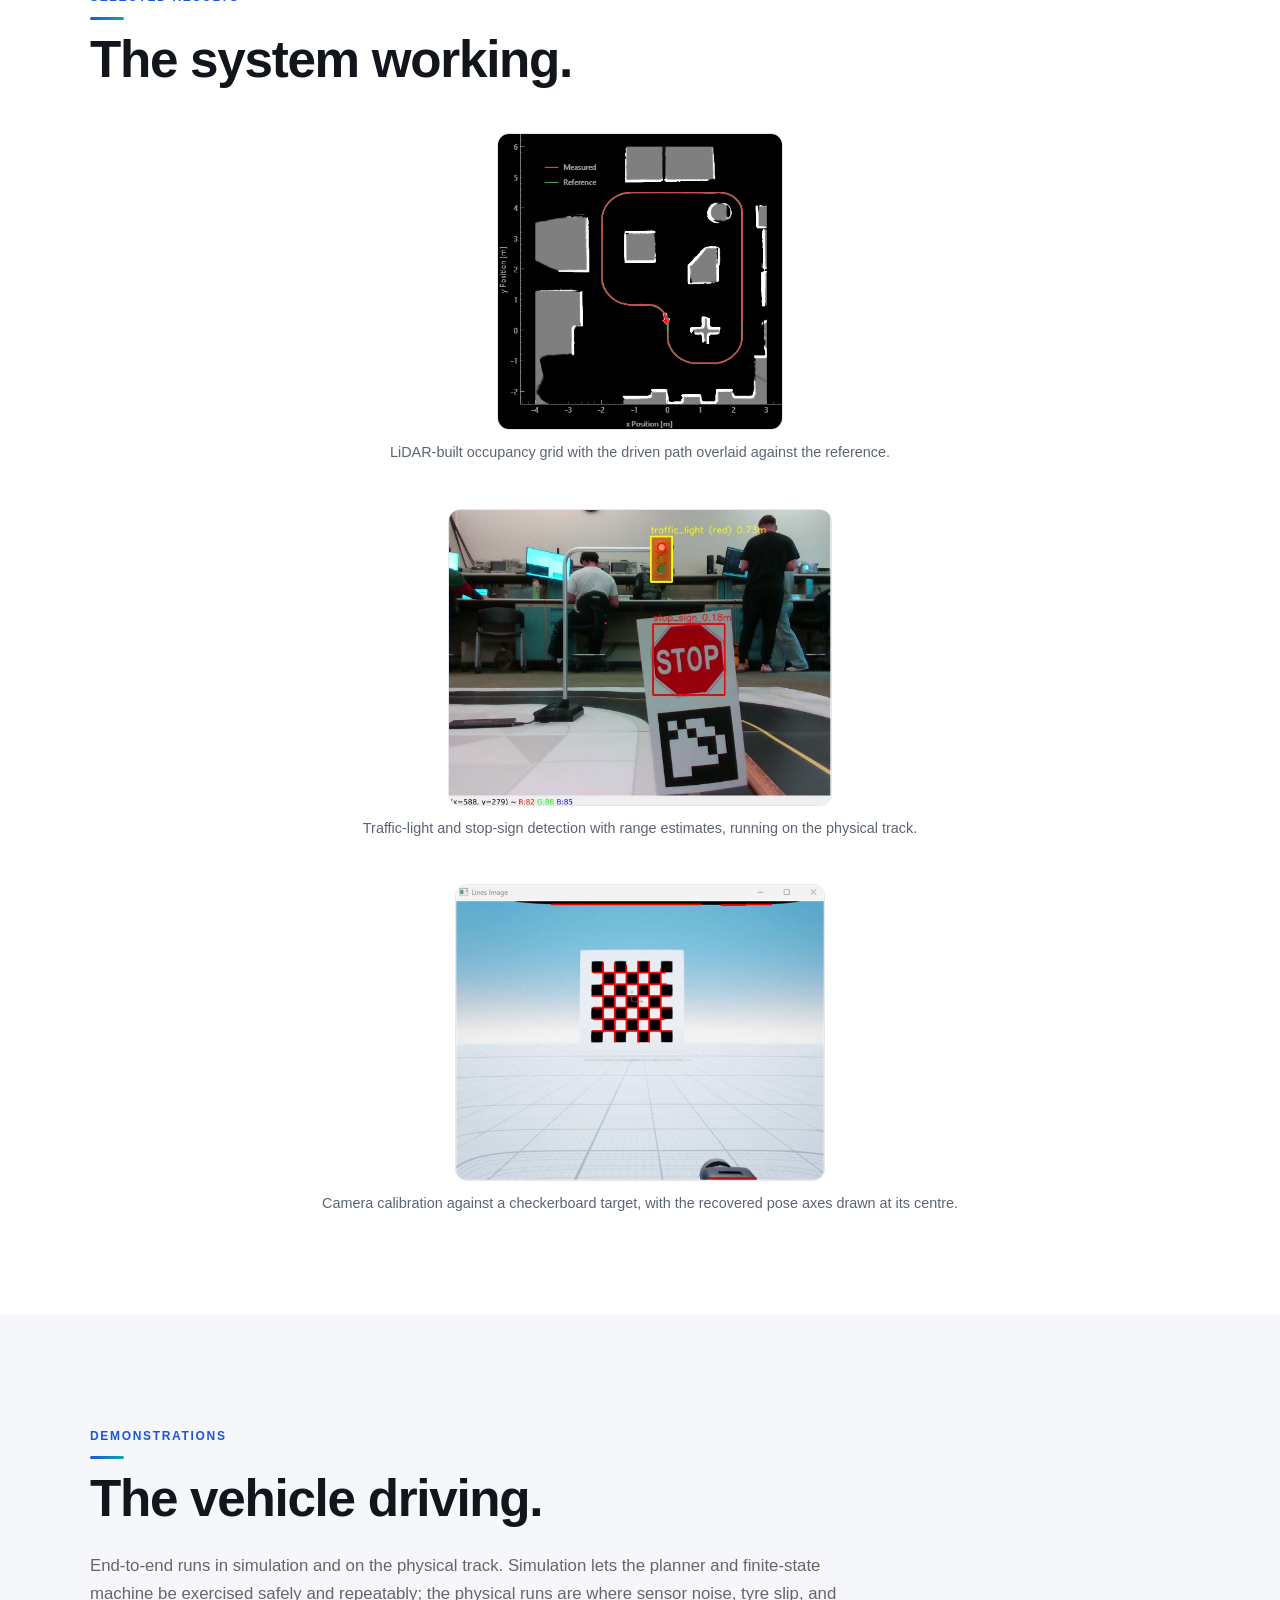
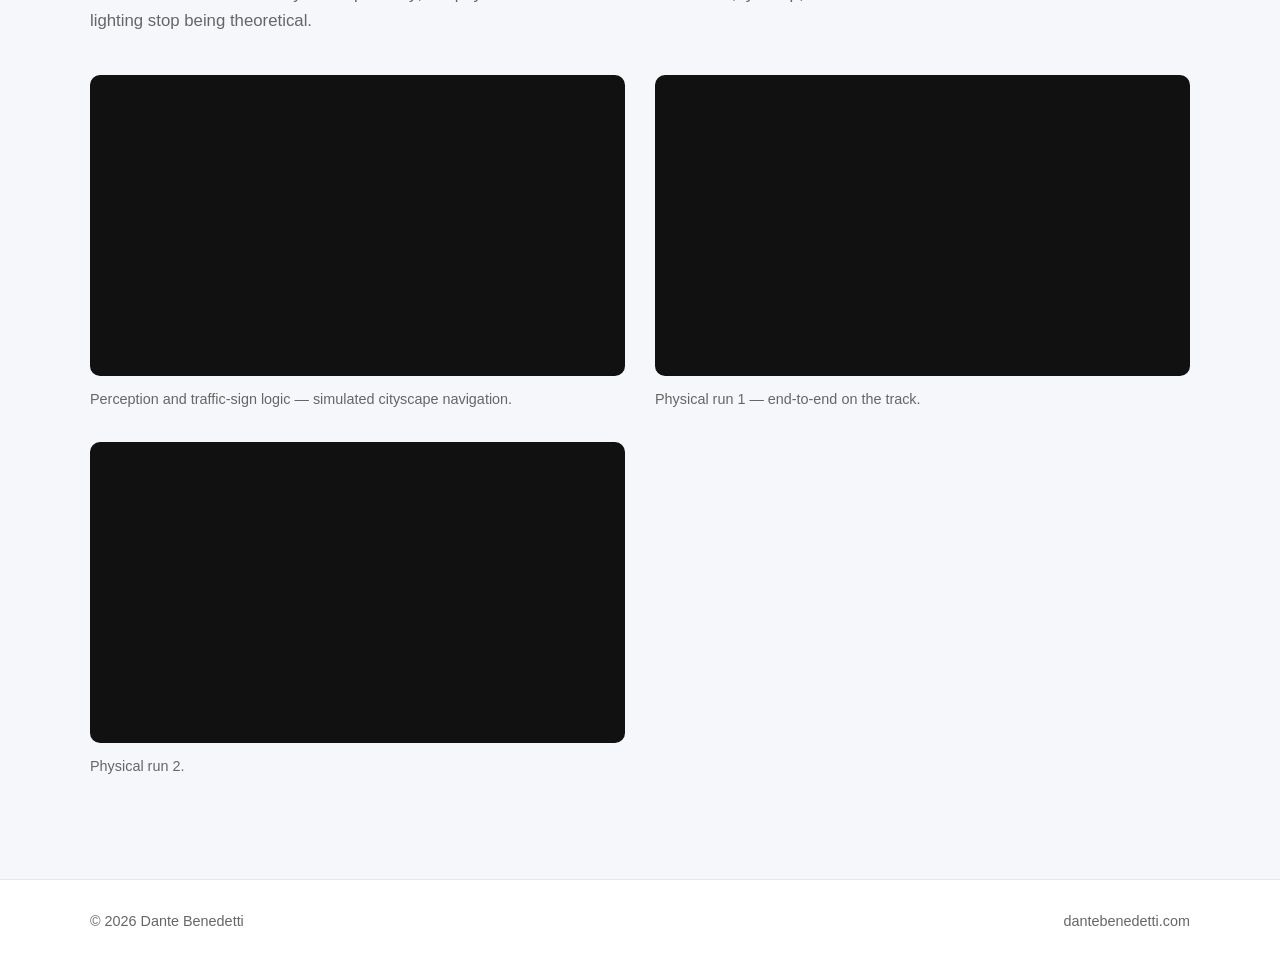
<file: projects/qcar.html>
<!DOCTYPE html>
<html lang="en">
<head>
    <meta charset="UTF-8">
    <meta name="viewport" content="width=device-width, initial-scale=1.0">

    <meta
        name="description"
        content="Perception-aware autonomous driving on the Quanser QCar 2 - IMU characterization, GPS-aided EKF state estimation, steering and speed control, camera calibration, LiDAR occupancy mapping, and driving under traffic law."
    >

    <title>Perception-Aware Autonomous Vehicle | Dante Benedetti</title>

    <link rel="stylesheet" href="../css/style.css?v=26">
</head>

<body>

    <header class="site-header">
        <div class="container nav-container">

            <a class="logo" href="../index.html">Dante Benedetti</a>

            <button
                class="nav-toggle"
                type="button"
                aria-label="Menu"
                aria-expanded="false"
                aria-controls="site-nav"
            >
                <span class="nav-toggle-bar"></span>
                <span class="nav-toggle-bar"></span>
                <span class="nav-toggle-bar"></span>
            </button>

            <nav id="site-nav">
                <a href="../index.html#about">About</a>
                <a href="../index.html#projects">Projects</a>
                <a href="../index.html#education">Education</a>
                <a href="../index.html#experience">Experience</a>
                <a href="../index.html#contact">Contact</a>
            </nav>

        </div>
    </header>


    <main>

        <section class="project-hero">

            <div class="container">

                <a class="back-link" href="../index.html#projects">
                    ← Back to Projects
                </a>

                <p class="eyebrow">
                    Autonomous Vehicles · State Estimation · Perception
                </p>

                <h1>Perception-Aware Autonomous Vehicle</h1>

                <p class="hero-text">
                    A term of coursework on the Quanser QCar 2, building from
                    raw IMU characterization up to a vehicle that plans a route
                    and obeys stop signs and traffic lights.
                </p>

                <div class="project-meta">
                    <div>
                        <span class="meta-label">Course</span>
                        EE 471 — Planning and Control for Autonomous
                        Vehicles, Prof. Siavash Farzan
                    </div>
                    <div>
                        <span class="meta-label">Timeline</span>
                        March – June 2026
                    </div>
                    <div>
                        <span class="meta-label">Platform</span>
                        Quanser QCar 2, simulation and hardware
                    </div>
                </div>

                <div class="project-tags">
                    <span>Extended Kalman Filter</span>
                    <span>Dead Reckoning</span>
                    <span>Stanley Control</span>
                    <span>PI Speed Control</span>
                    <span>Camera Calibration</span>
                    <span>LiDAR</span>
                    <span>Occupancy Grids</span>
                    <span>RGB-D Perception</span>
                </div>

            </div>

        </section>


        <!-- Attribution -->
        <section class="section">

            <div class="container narrow">

                <div class="attribution">

                    <h3>A note on authorship</h3>

                    <p>
                        This was structured coursework, not independent work.
                        The course framework, starter code, and hardware
                        interface classes were written by
                        <strong>Prof. Siavash Farzan</strong> of the Cal Poly
                        Electrical Engineering Department, who deserves credit
                        for that material. Students filled in designated
                        algorithm functions inside that scaffolding.
                    </p>

                    <p>
                        What this page documents is therefore the
                        <strong>topics I studied and the systems I got
                        working</strong> — not a claim of having authored the
                        surrounding codebase. The engineering understanding is
                        mine; the framework it runs inside is his.
                    </p>

                </div>

            </div>

        </section>


        <!-- Topics -->
        <section class="section alt-section">

            <div class="container">

                <p class="section-label">Progression</p>

                <h2>What the term covered.</h2>

                <p class="section-intro">
                    Each stage built on the one before, ending with a vehicle
                    that drives a planned route under traffic law.
                </p>

                <div class="topic-grid">

                    <div class="topic">
                        <span class="topic-num">01</span>
                        <h3>IMU interfacing and noise characterization</h3>
                        <p>
                            Reading the inertial sensor over its interface,
                            logging it at rest, and characterizing what the
                            signal does when nothing is moving. The gyroscope
                            has a bias that drifts and a random walk on top of
                            it; quantifying both as a statistical model is what
                            lets a filter downstream decide how much to trust
                            the sensor versus its own prediction.
                        </p>
                    </div>

                    <div class="topic">
                        <span class="topic-num">02</span>
                        <h3>State estimation</h3>
                        <p>
                            Dead reckoning integrates wheel odometry and
                            heading forward, which works briefly and then
                            drifts without bound. The extended Kalman filter
                            fixes that by predicting with the motion model and
                            correcting against GPS, linearizing the non-linear
                            model at each step. Fusing a separate heading
                            measurement keeps yaw from being the weak axis.
                        </p>
                    </div>

                    <div class="topic">
                        <span class="topic-num">03</span>
                        <h3>Speed and steering control</h3>
                        <p>
                            Two loops that do not talk to each other. A PI
                            controller regulates speed against a reference,
                            integrating away the steady-state error a
                            proportional term alone leaves behind. Steering is
                            geometric — the Stanley controller drives both the
                            heading error and the cross-track error of the
                            front axle to zero, which is what keeps the car on
                            the line rather than merely parallel to it.
                        </p>
                    </div>

                    <div class="topic">
                        <span class="topic-num">04</span>
                        <h3>Camera calibration and line detection</h3>
                        <p>
                            A camera lens bends straight lines, so the first
                            job is recovering the intrinsics and distortion
                            coefficients from a checkerboard of known geometry.
                            Only once the image is undistorted does line
                            detection mean anything — a lane edge found in a
                            warped frame maps to the wrong place in the world.
                        </p>
                    </div>

                    <div class="topic">
                        <span class="topic-num">05</span>
                        <h3>LiDAR mapping</h3>
                        <p>
                            Raw LiDAR gives ranges and bearings; an occupancy
                            grid turns them into a map the planner can use.
                            Each scan marks cells along a ray as free and the
                            cell at the return as occupied, accumulated over
                            time so noise averages out and the static structure
                            of the room emerges.
                        </p>
                    </div>

                    <div class="topic">
                        <span class="topic-num">06</span>
                        <h3>Perception-aware driving under traffic law</h3>
                        <p>
                            Everything above, plus the rules. Detections carry
                            a class and a range, and a finite-state machine
                            decides what to do with them — approach, slow,
                            stop, wait, proceed — so the car obeys a stop sign
                            and a red light instead of merely noticing them.
                        </p>
                    </div>

                </div>

            </div>

        </section>


        <!-- Gallery -->
        <section class="section">

            <div class="container">

                <p class="section-label">The platform</p>

                <h2>What the vehicle carries.</h2>

                <figure class="project-figure wide">
                    <img
                        src="../images/qcar/QCar2-PIS-2-2048x848.jpg"
                        alt="Annotated view of the Quanser QCar 2 identifying its RPLidar, Intel RealSense depth camera, onboard compute, 360-degree CSI cameras, LCD, encoder-equipped drivetrain, and IMU."
                        width="2048"
                        height="848"
                        loading="lazy"
                    >
                    <figcaption>
                        The QCar 2 platform and its sensor suite — the hardware
                        every stage below runs on.
                    </figcaption>
                </figure>

            </div>

        </section>


        <section class="section">

            <div class="container">

                <p class="section-label">Selected results</p>

                <h2>The system working.</h2>

                <figure class="project-figure">
                    <img
                        src="../images/qcar/occupancy-grid.png"
                        alt="Occupancy grid map with obstacles in grey, showing the measured vehicle path in red closely following a green reference path around a rounded rectangular circuit."
                        width="451"
                        height="469"
                        loading="lazy"
                    >
                    <figcaption>
                        LiDAR-built occupancy grid with the driven path
                        overlaid against the reference.
                    </figcaption>
                </figure>

                <figure class="project-figure">
                    <img
                        src="../images/qcar/traffic-detection.jpg"
                        alt="Camera view of a lab track with a stop sign and traffic light, each outlined by a detection box labelled with its class and estimated distance."
                        width="640"
                        height="480"
                        loading="lazy"
                    >
                    <figcaption>
                        Traffic-light and stop-sign detection with range
                        estimates, running on the physical track.
                    </figcaption>
                </figure>

                <figure class="project-figure">
                    <img
                        src="../images/qcar/camera-calibration.jpg"
                        alt="Simulated street view with a checkerboard calibration target, detected grid lines drawn in red and the recovered coordinate axes at the target centre."
                        width="1349"
                        height="1079"
                        loading="lazy"
                    >
                    <figcaption>
                        Camera calibration against a checkerboard target, with
                        the recovered pose axes drawn at its centre.
                    </figcaption>
                </figure>

            </div>

        </section>


        <!-- Video -->
        <section class="section alt-section">

            <div class="container">

                <p class="section-label">Demonstrations</p>

                <h2>The vehicle driving.</h2>

                <p class="section-intro">
                    End-to-end runs in simulation and on the physical track.
                    Simulation lets the planner and finite-state machine be
                    exercised safely and repeatably; the physical runs are
                    where sensor noise, tyre slip, and lighting stop being
                    theoretical.
                </p>

                <div class="video-grid">

                    <figure class="video-figure">
                        <div class="video-frame">
                            <iframe
                                src="https://www.youtube-nocookie.com/embed/opIs4X1FODs"
                                title="QCar perception and traffic sign logic"
                                allow="accelerometer; autoplay; clipboard-write; encrypted-media; gyroscope; picture-in-picture"
                                referrerpolicy="strict-origin-when-cross-origin"
                                allowfullscreen
                                loading="lazy"
                            ></iframe>
                        </div>
                        <figcaption>
                            Perception and traffic-sign logic — simulated
                            cityscape navigation.
                        </figcaption>
                    </figure>

                    <figure class="video-figure">
                        <div class="video-frame">
                            <iframe
                                src="https://www.youtube-nocookie.com/embed/HY15Drs0jDo"
                                title="QCar physical run 1"
                                allow="accelerometer; autoplay; clipboard-write; encrypted-media; gyroscope; picture-in-picture"
                                referrerpolicy="strict-origin-when-cross-origin"
                                allowfullscreen
                                loading="lazy"
                            ></iframe>
                        </div>
                        <figcaption>
                            Physical run 1 — end-to-end on the track.
                        </figcaption>
                    </figure>

                    <figure class="video-figure">
                        <div class="video-frame">
                            <iframe
                                src="https://www.youtube-nocookie.com/embed/BGo2vsP829g"
                                title="QCar physical run 2"
                                allow="accelerometer; autoplay; clipboard-write; encrypted-media; gyroscope; picture-in-picture"
                                referrerpolicy="strict-origin-when-cross-origin"
                                allowfullscreen
                                loading="lazy"
                            ></iframe>
                        </div>
                        <figcaption>
                            Physical run 2.
                        </figcaption>
                    </figure>

                </div>

            </div>

        </section>

    </main>


    <footer>
        <div class="container footer-content">
            <p>© 2026 Dante Benedetti</p>
            <p>dantebenedetti.com</p>
        </div>
    </footer>


    <script src="../js/main.js?v=26"></script>

</body>
</html>
</file>
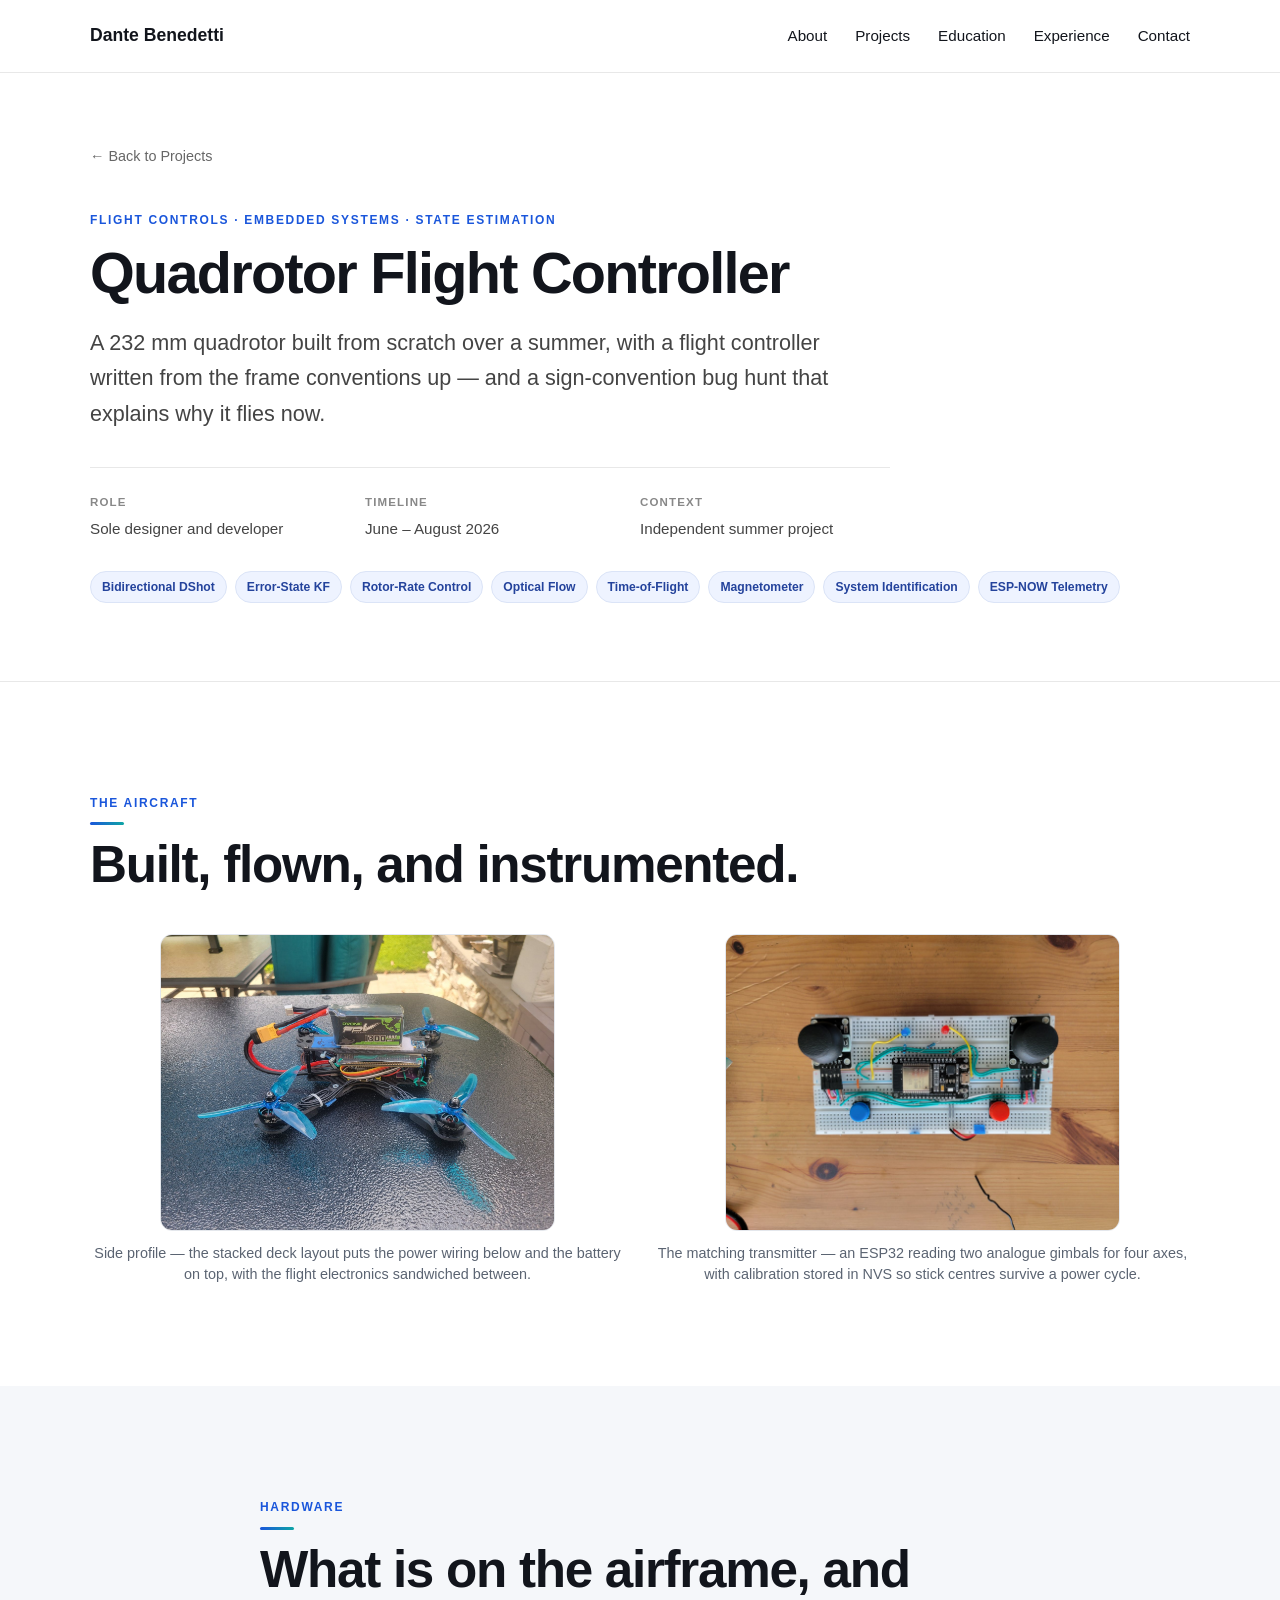
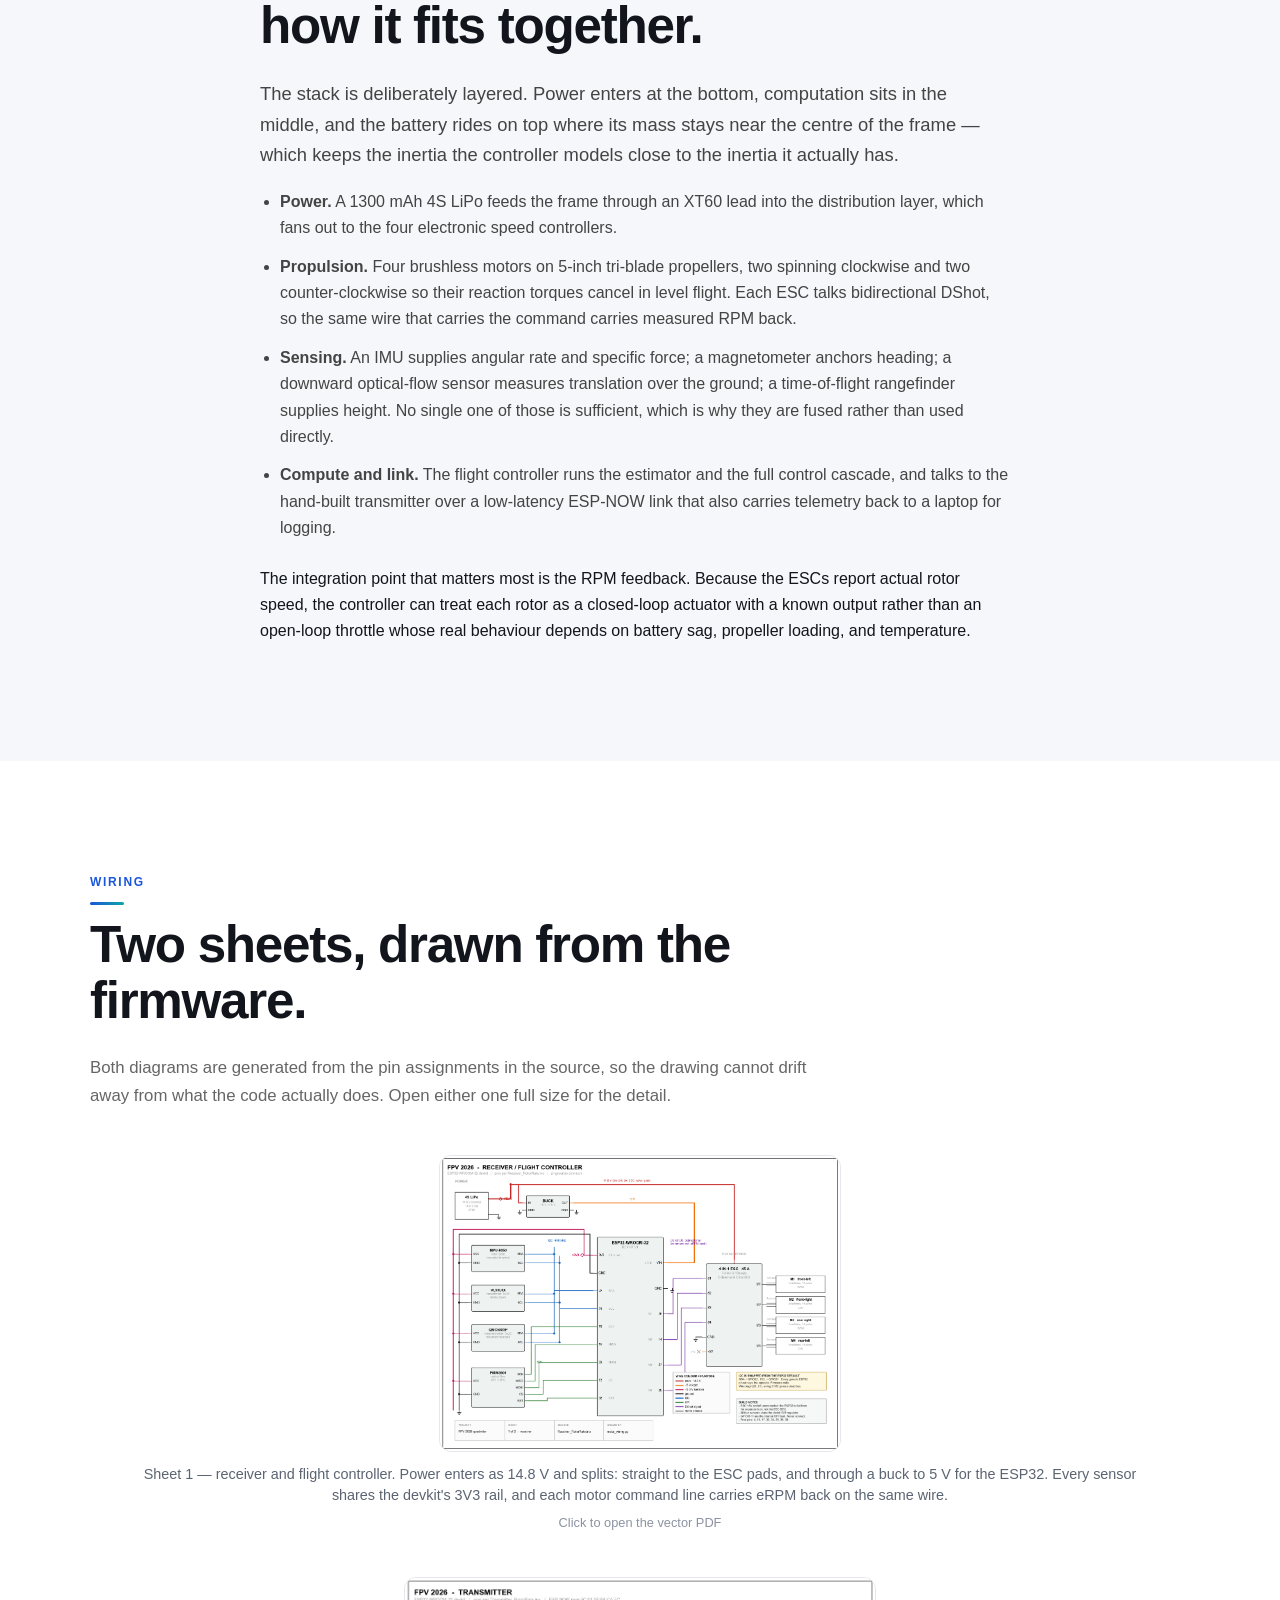
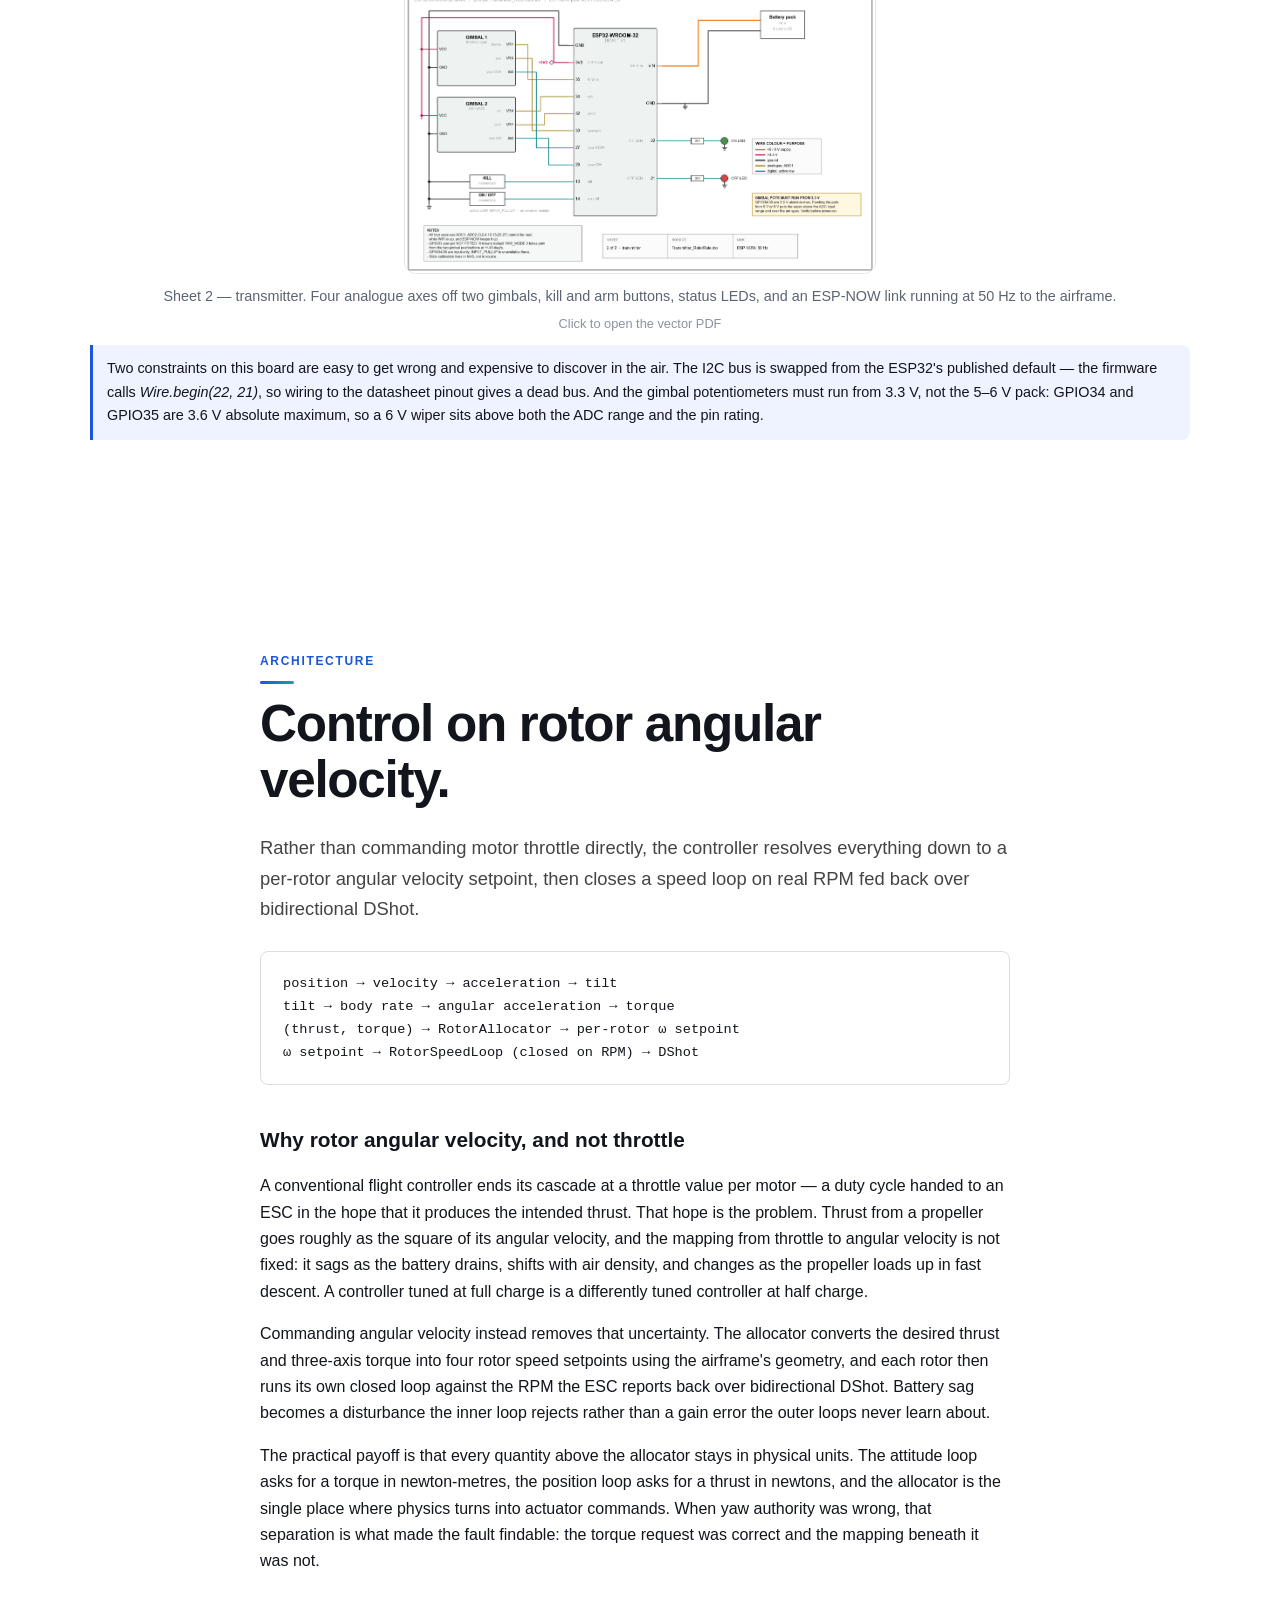
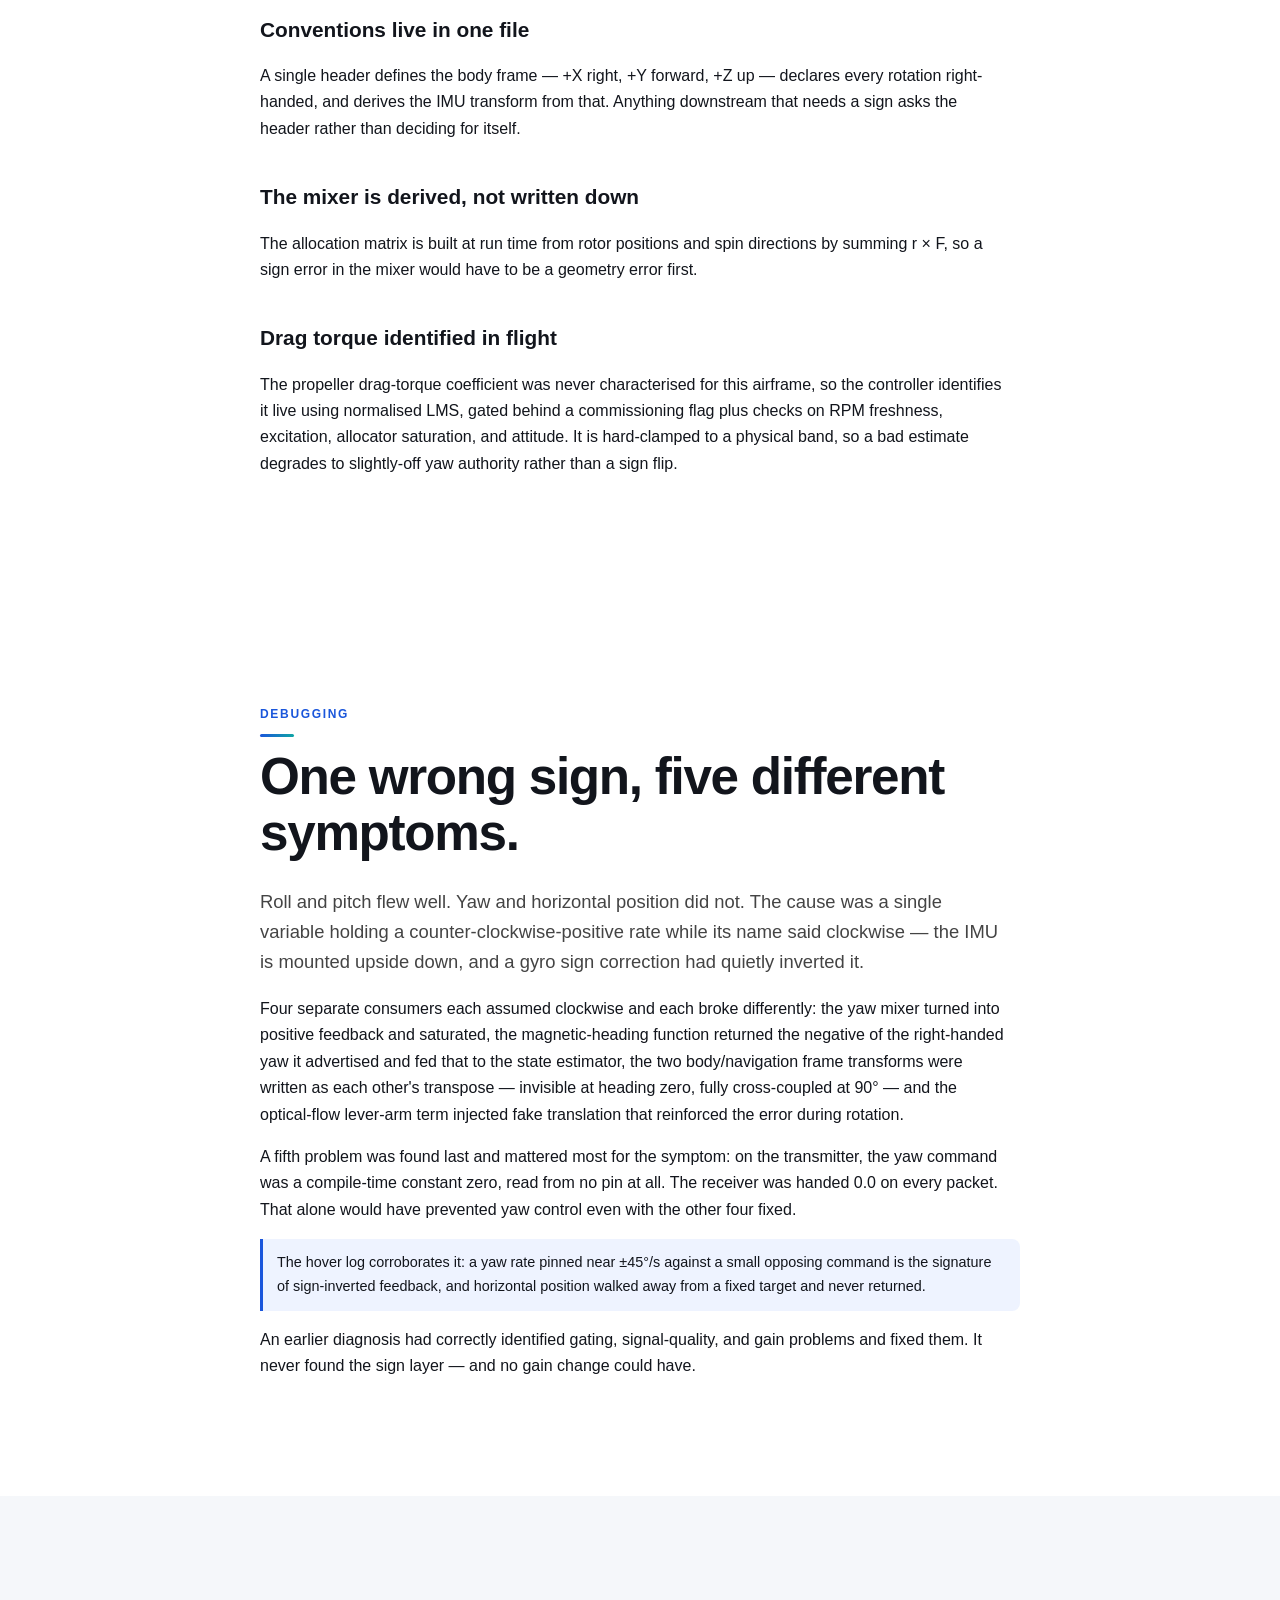
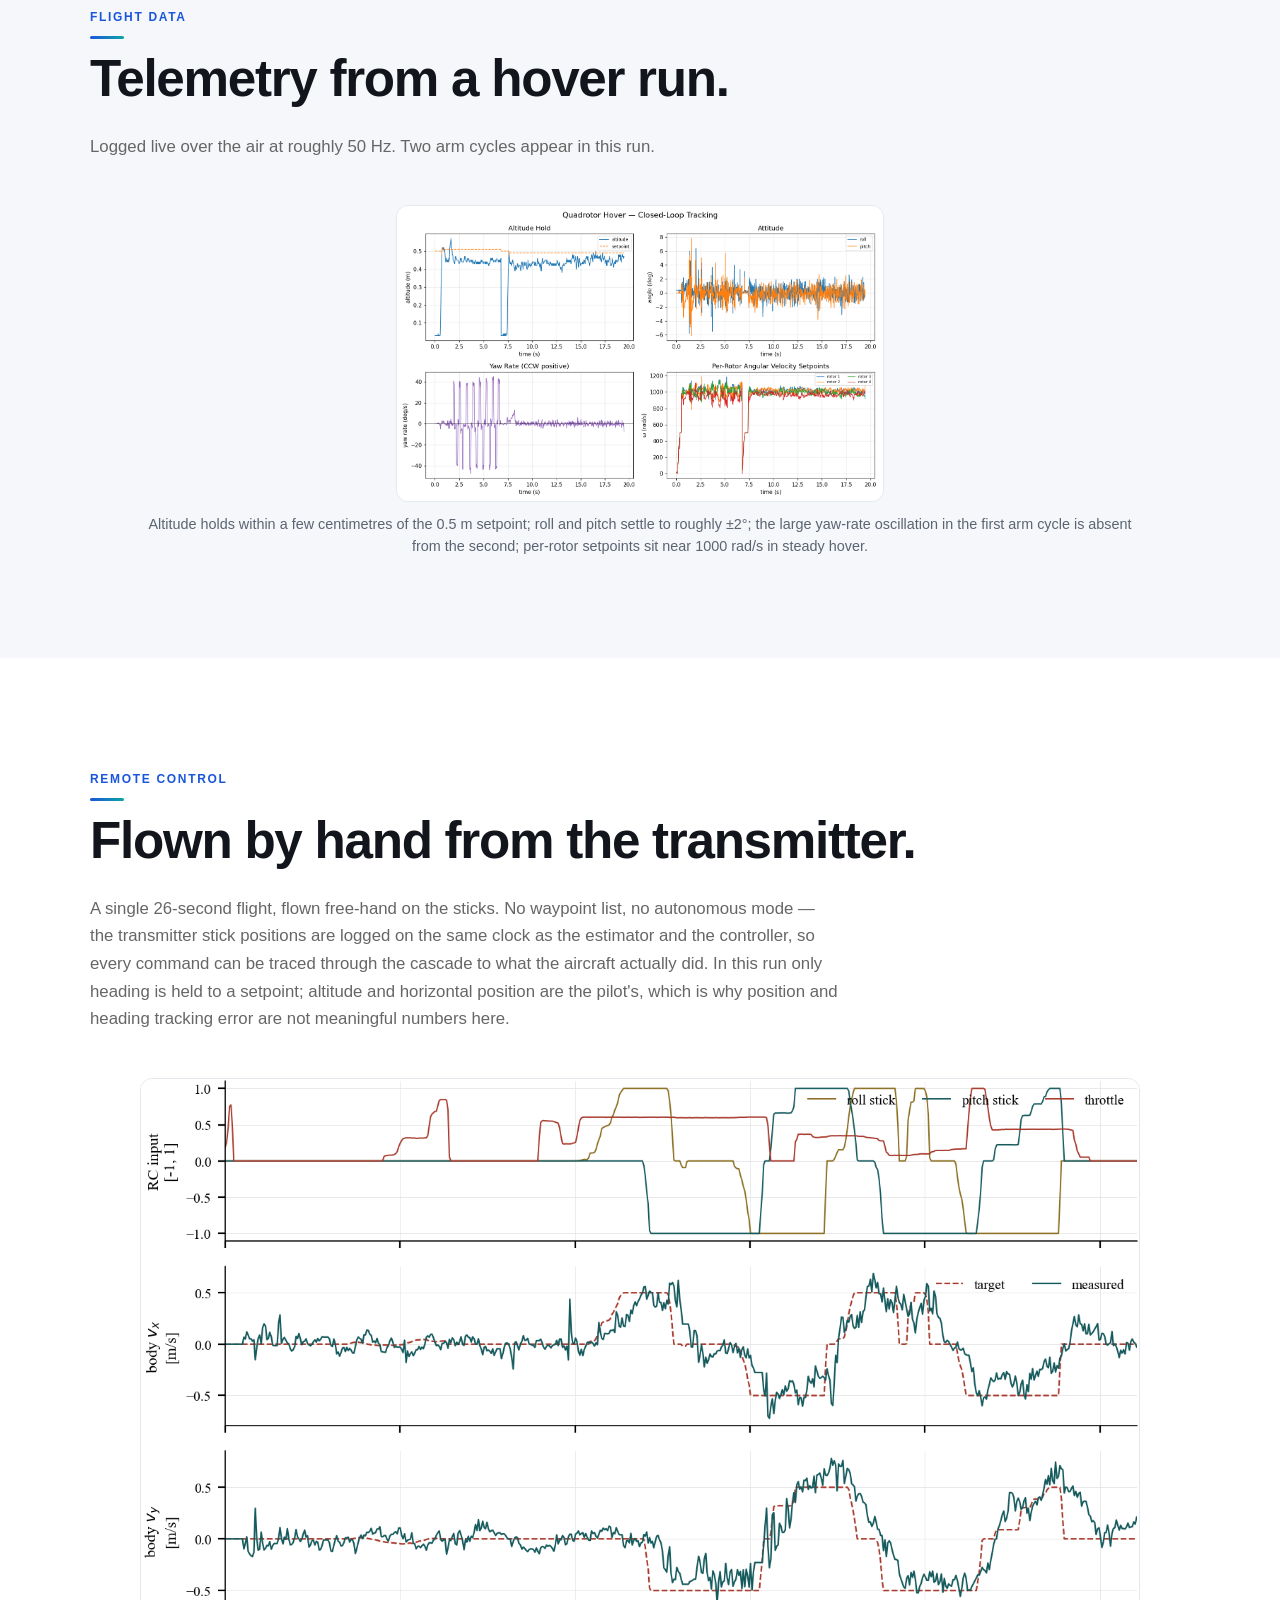
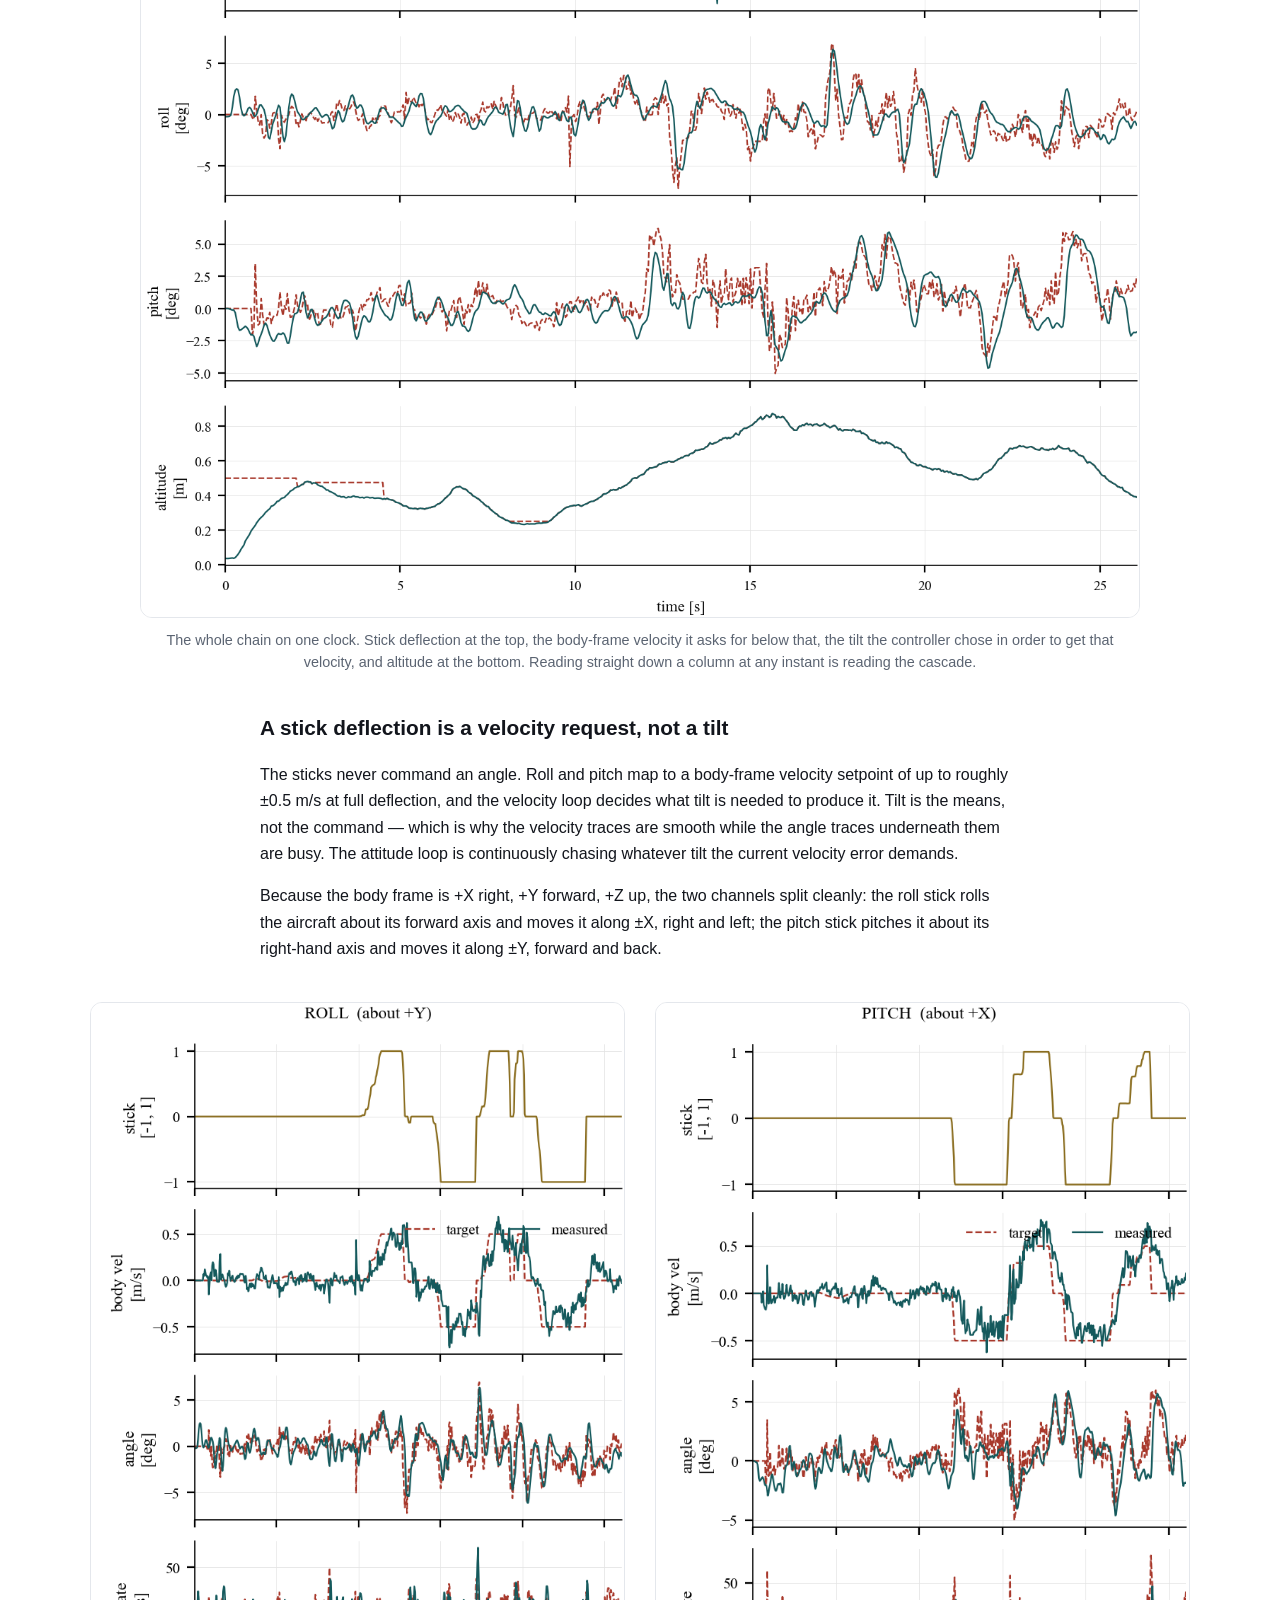
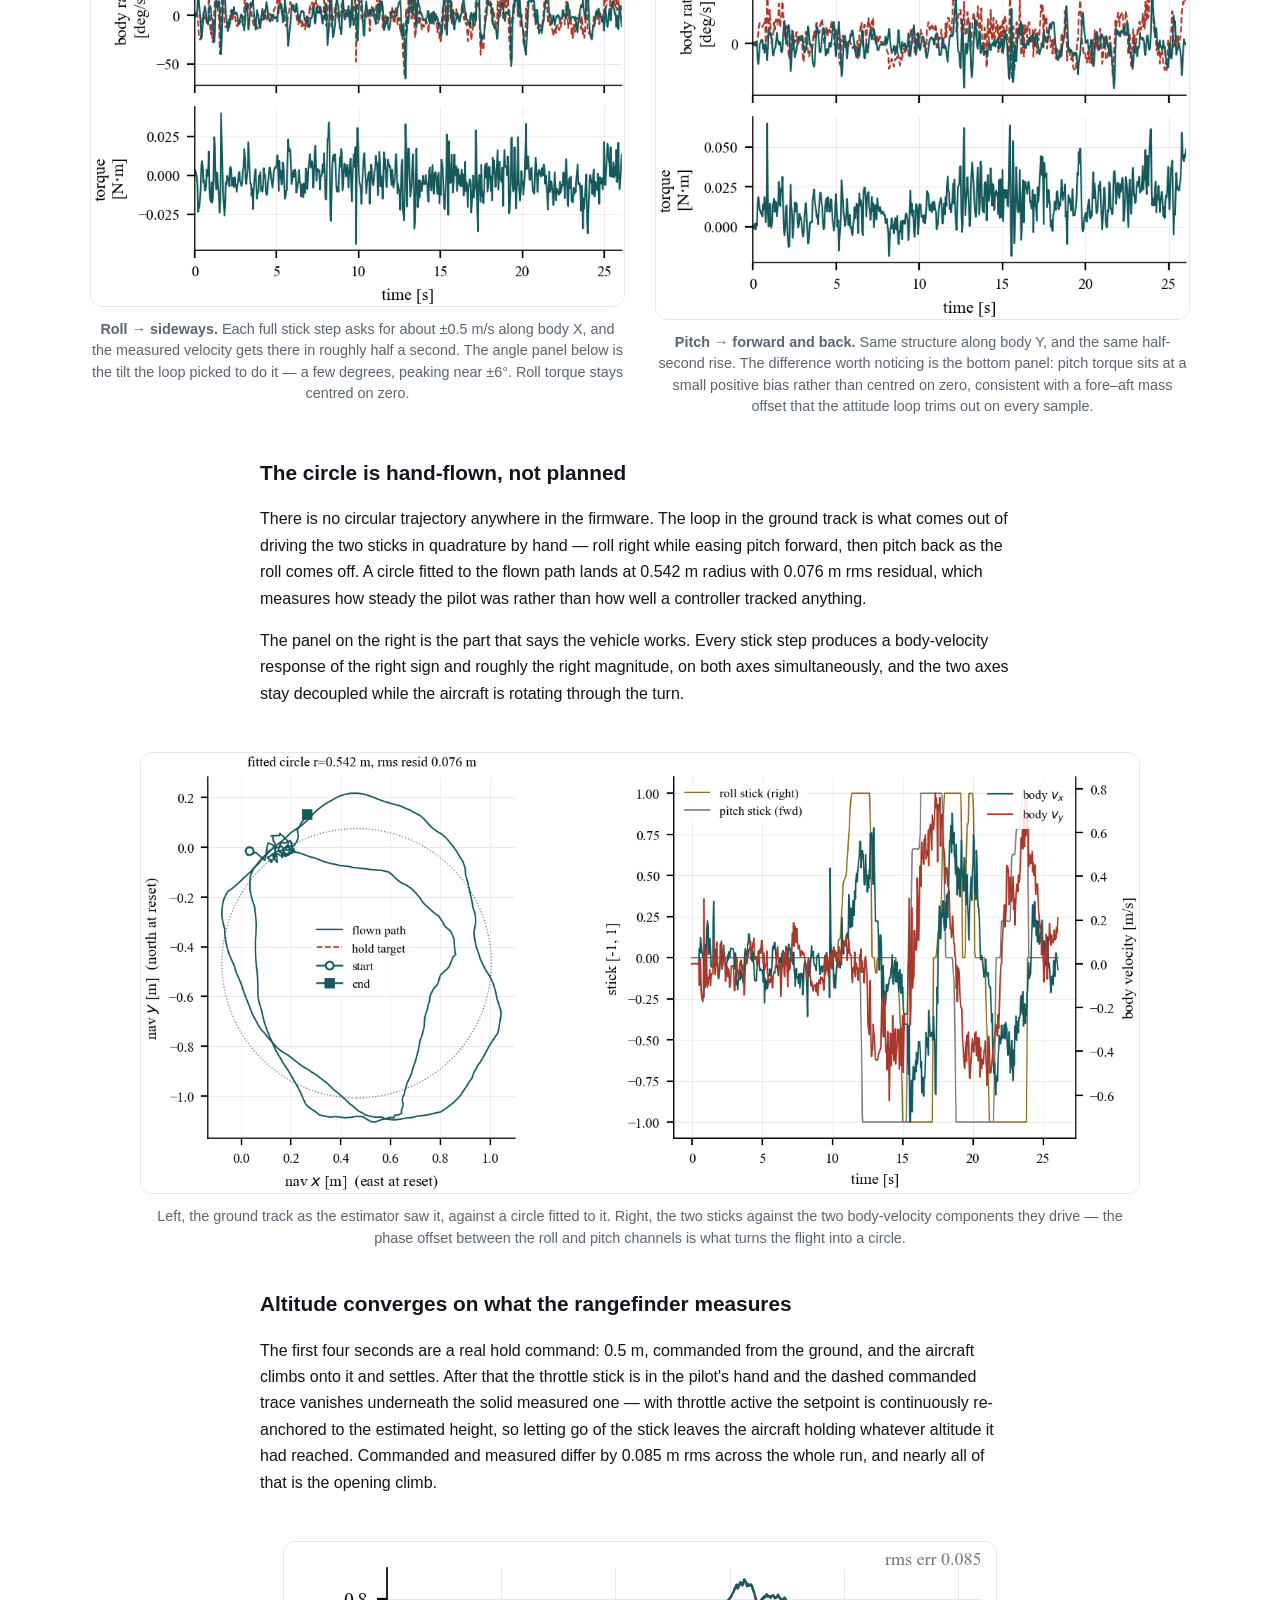
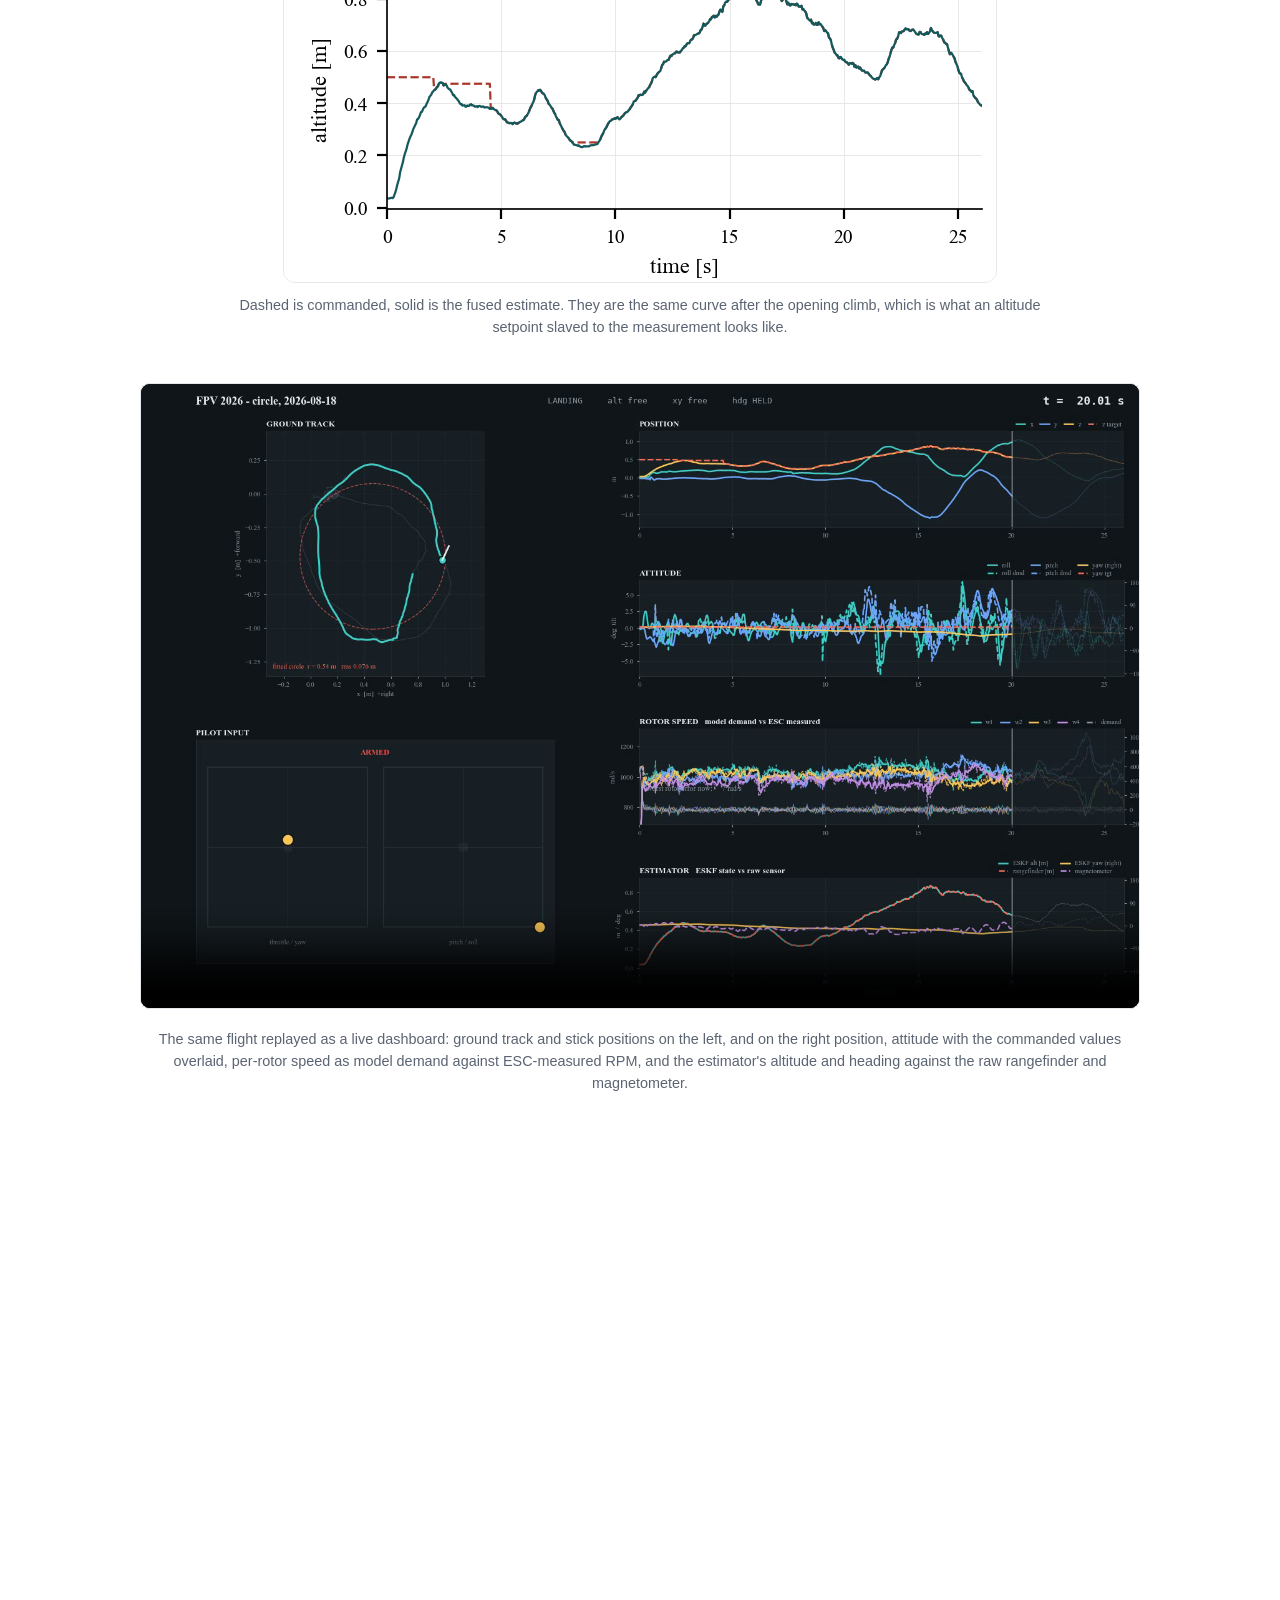
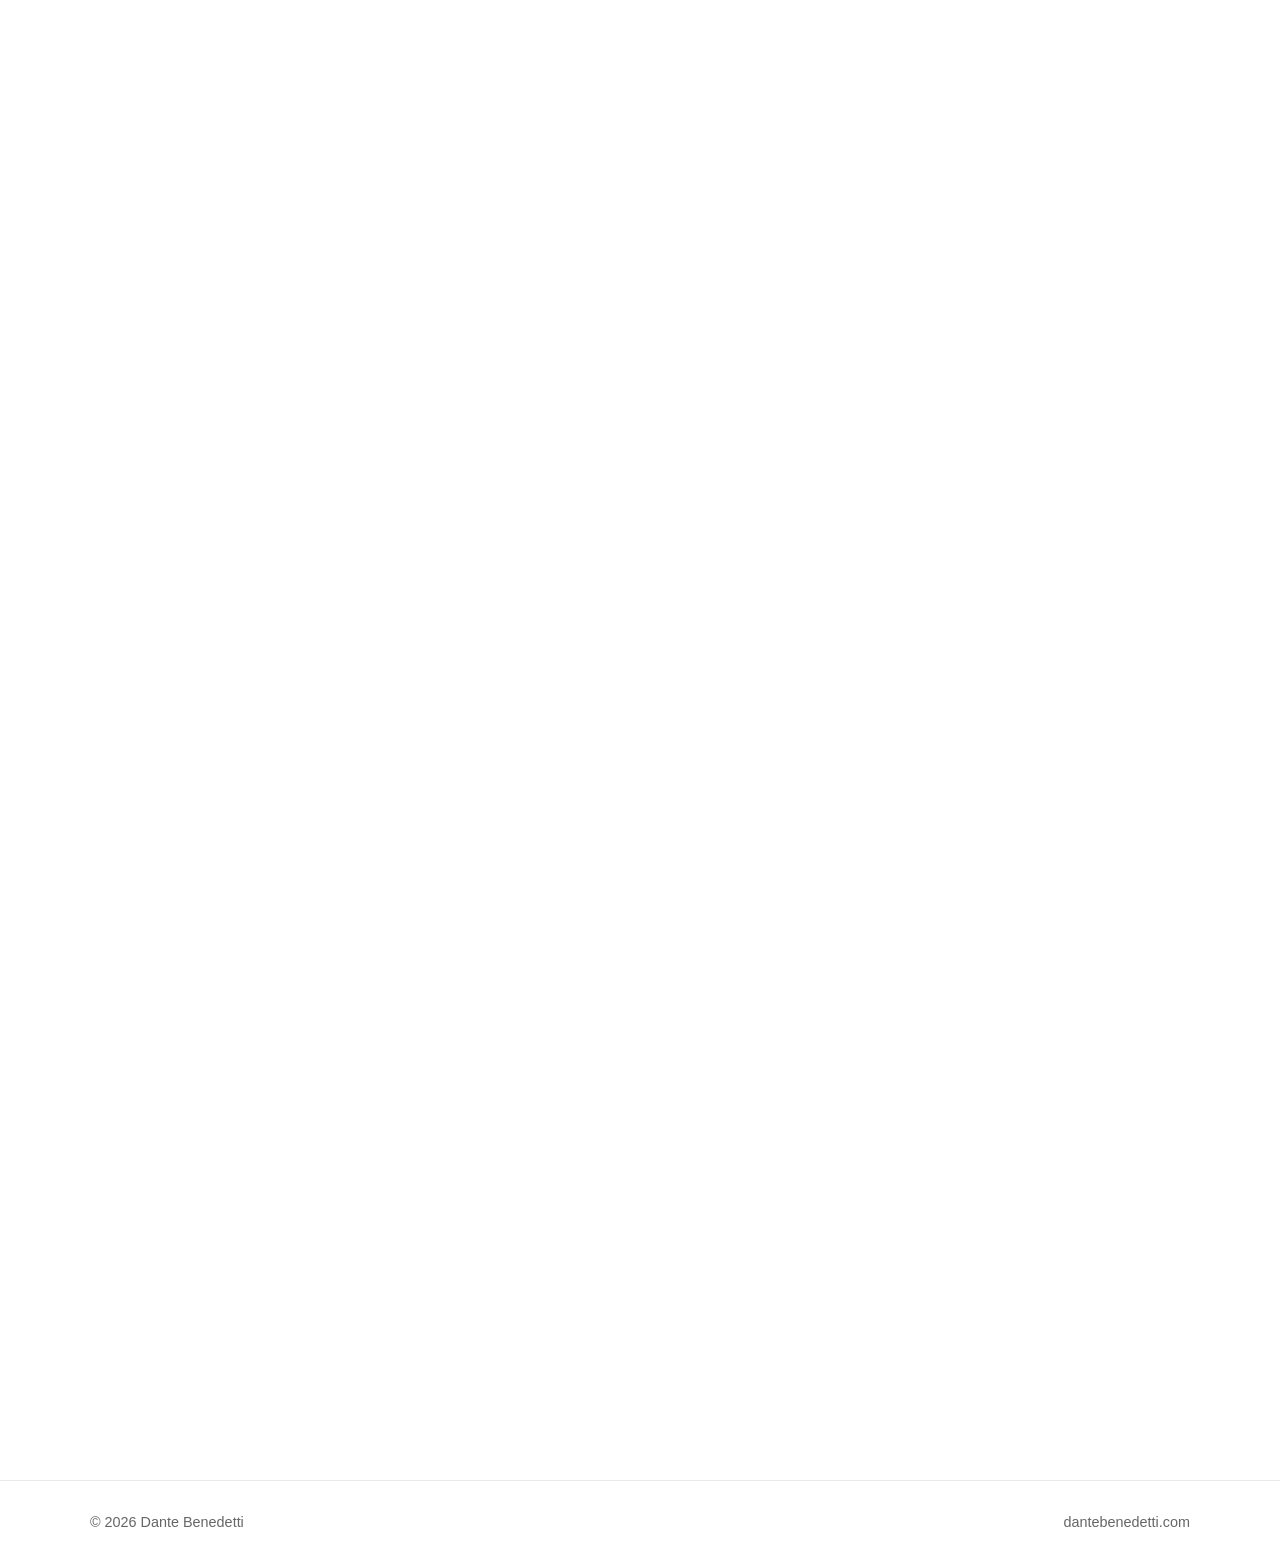
<file: projects/quadrotor.html>
<!DOCTYPE html>
<html lang="en">
<head>
    <meta charset="UTF-8">
    <meta name="viewport" content="width=device-width, initial-scale=1.0">

    <meta
        name="description"
        content="Custom 232 mm quadrotor flight controller - per-rotor angular velocity control, ESKF state estimation, bidirectional DShot RPM feedback, and in-flight drag-torque identification."
    >

    <title>Quadrotor Flight Controller | Dante Benedetti</title>

    <link rel="stylesheet" href="../css/style.css?v=26">
</head>

<body>

    <header class="site-header">
        <div class="container nav-container">

            <a class="logo" href="../index.html">Dante Benedetti</a>

            <button
                class="nav-toggle"
                type="button"
                aria-label="Menu"
                aria-expanded="false"
                aria-controls="site-nav"
            >
                <span class="nav-toggle-bar"></span>
                <span class="nav-toggle-bar"></span>
                <span class="nav-toggle-bar"></span>
            </button>

            <nav id="site-nav">
                <a href="../index.html#about">About</a>
                <a href="../index.html#projects">Projects</a>
                <a href="../index.html#education">Education</a>
                <a href="../index.html#experience">Experience</a>
                <a href="../index.html#contact">Contact</a>
            </nav>

        </div>
    </header>


    <main>

        <section class="project-hero">

            <div class="container">

                <a class="back-link" href="../index.html#projects">
                    ← Back to Projects
                </a>

                <p class="eyebrow">
                    Flight Controls · Embedded Systems · State Estimation
                </p>

                <h1>Quadrotor Flight Controller</h1>

                <p class="hero-text">
                    A 232 mm quadrotor built from scratch over a summer, with a
                    flight controller written from the frame conventions up —
                    and a sign-convention bug hunt that explains why it flies
                    now.
                </p>

                <div class="project-meta">
                    <div>
                        <span class="meta-label">Role</span>
                        Sole designer and developer
                    </div>
                    <div>
                        <span class="meta-label">Timeline</span>
                        June – August 2026
                    </div>
                    <div>
                        <span class="meta-label">Context</span>
                        Independent summer project
                    </div>
                </div>

                <div class="project-tags">
                    <span>Bidirectional DShot</span>
                    <span>Error-State KF</span>
                    <span>Rotor-Rate Control</span>
                    <span>Optical Flow</span>
                    <span>Time-of-Flight</span>
                    <span>Magnetometer</span>
                    <span>System Identification</span>
                    <span>ESP-NOW Telemetry</span>
                </div>

            </div>

        </section>


        <!-- The build -->
        <section class="section">

            <div class="container">

                <p class="section-label">The aircraft</p>

                <h2>Built, flown, and instrumented.</h2>

                <div class="two-up">

                    <figure class="project-figure">
                        <img
                            src="../images/drone/isometric.jpg"
                            alt="Side view of the assembled quadrotor: stacked carbon decks with the flight electronics between them, a 1300 mAh 4S LiPo strapped on top, XT60 power lead, and four motors on tri-blade propellers."
                            width="1553"
                            height="1164"
                            loading="lazy"
                        >
                        <figcaption>
                            Side profile — the stacked deck layout puts the
                            power wiring below and the battery on top, with the
                            flight electronics sandwiched between.
                        </figcaption>
                    </figure>

                    <figure class="project-figure">
                        <img
                            src="../images/drone/transmitter.jpg"
                            alt="Head-on view of the custom transmitter: an ESP32 development board wired on a breadboard between two analogue thumbstick gimbals sitting along the lower edge, with red and blue pushbuttons."
                            width="1600"
                            height="1200"
                            loading="lazy"
                        >
                        <figcaption>
                            The matching transmitter — an ESP32 reading two
                            analogue gimbals for four axes, with calibration
                            stored in NVS so stick centres survive a power
                            cycle.
                        </figcaption>
                    </figure>

                </div>

            </div>

        </section>


        <!-- Components -->
        <section class="section alt-section">

            <div class="container narrow">

                <p class="section-label">Hardware</p>

                <h2>What is on the airframe, and how it fits together.</h2>

                <p class="large-text">
                    The stack is deliberately layered. Power enters at the
                    bottom, computation sits in the middle, and the battery
                    rides on top where its mass stays near the centre of the
                    frame — which keeps the inertia the controller models close
                    to the inertia it actually has.
                </p>

                <ul class="case-list">
                    <li>
                        <strong>Power.</strong> A 1300 mAh 4S LiPo feeds the
                        frame through an XT60 lead into the distribution layer,
                        which fans out to the four electronic speed
                        controllers.
                    </li>
                    <li>
                        <strong>Propulsion.</strong> Four brushless motors on
                        5-inch tri-blade propellers, two spinning clockwise and
                        two counter-clockwise so their reaction torques cancel
                        in level flight. Each ESC talks bidirectional DShot, so
                        the same wire that carries the command carries measured
                        RPM back.
                    </li>
                    <li>
                        <strong>Sensing.</strong> An IMU supplies angular rate
                        and specific force; a magnetometer anchors heading; a
                        downward optical-flow sensor measures translation over
                        the ground; a time-of-flight rangefinder supplies
                        height. No single one of those is sufficient, which is
                        why they are fused rather than used directly.
                    </li>
                    <li>
                        <strong>Compute and link.</strong> The flight
                        controller runs the estimator and the full control
                        cascade, and talks to the hand-built transmitter over a
                        low-latency ESP-NOW link that also carries telemetry
                        back to a laptop for logging.
                    </li>
                </ul>

                <p>
                    The integration point that matters most is the RPM
                    feedback. Because the ESCs report actual rotor speed, the
                    controller can treat each rotor as a closed-loop actuator
                    with a known output rather than an open-loop throttle whose
                    real behaviour depends on battery sag, propeller loading,
                    and temperature.
                </p>

            </div>

        </section>


        <!-- Wiring -->
        <section class="section">

            <div class="container">

                <p class="section-label">Wiring</p>

                <h2>Two sheets, drawn from the firmware.</h2>

                <p class="section-intro">
                    Both diagrams are generated from the pin assignments in the
                    source, so the drawing cannot drift away from what the code
                    actually does. Open either one full size for the detail.
                </p>

                <figure class="project-figure wide">
                    <a href="../files/FPV2026_Wiring_Receiver.pdf" target="_blank" rel="noopener">
                        <img
                            src="../images/drone/wiring-receiver.png"
                            alt="Receiver wiring sheet: a 4S LiPo feeding a 15 V to 5 V buck converter and the ESC power pads, an ESP32-WROOM-32 devkit with MPU-6050, VL53L0X and QMC5883P on I2C and a PMW3901 optical-flow sensor on SPI, and four bidirectional DShot300 lines to a 4-in-1 45 A ESC driving four brushless motors."
                            width="2302"
                            height="1694"
                            loading="lazy"
                        >
                    </a>
                    <figcaption>
                        Sheet 1 — receiver and flight controller. Power enters
                        as 14.8 V and splits: straight to the ESC pads, and
                        through a buck to 5 V for the ESP32. Every sensor shares
                        the devkit's 3V3 rail, and each motor command line
                        carries eRPM back on the same wire.
                        <span class="credit">Click to open the vector PDF</span>
                    </figcaption>
                </figure>

                <figure class="project-figure wide">
                    <a href="../files/FPV2026_Wiring_Transmitter.pdf" target="_blank" rel="noopener">
                        <img
                            src="../images/drone/wiring-transmitter.png"
                            alt="Transmitter wiring sheet: two analogue gimbals supplying throttle, yaw, roll and pitch to an ESP32-WROOM-32 devkit, with kill and on/off momentary buttons, two indicator LEDs behind 330 ohm resistors, and a 6 V battery pack into VIN."
                            width="2150"
                            height="1352"
                            loading="lazy"
                        >
                    </a>
                    <figcaption>
                        Sheet 2 — transmitter. Four analogue axes off two
                        gimbals, kill and arm buttons, status LEDs, and an
                        ESP-NOW link running at 50 Hz to the airframe.
                        <span class="credit">Click to open the vector PDF</span>
                    </figcaption>
                </figure>

                <div class="project-highlight">
                    Two constraints on this board are easy to get wrong and
                    expensive to discover in the air. The I2C bus is swapped
                    from the ESP32's published default — the firmware calls
                    <em>Wire.begin(22, 21)</em>, so wiring to the datasheet
                    pinout gives a dead bus. And the gimbal potentiometers must
                    run from 3.3 V, not the 5–6 V pack: GPIO34 and GPIO35 are
                    3.6 V absolute maximum, so a 6 V wiper sits above both the
                    ADC range and the pin rating.
                </div>

            </div>

        </section>


        <!-- Architecture -->
        <section class="section">

            <div class="container narrow">

                <p class="section-label">Architecture</p>

                <h2>Control on rotor angular velocity.</h2>

                <p class="large-text">
                    Rather than commanding motor throttle directly, the
                    controller resolves everything down to a per-rotor angular
                    velocity setpoint, then closes a speed loop on real RPM fed
                    back over bidirectional DShot.
                </p>

                <pre class="code-block">position → velocity → acceleration → tilt
tilt → body rate → angular acceleration → torque
(thrust, torque) → RotorAllocator → per-rotor ω setpoint
ω setpoint → RotorSpeedLoop (closed on RPM) → DShot</pre>

                <h3>Why rotor angular velocity, and not throttle</h3>

                <p>
                    A conventional flight controller ends its cascade at a
                    throttle value per motor — a duty cycle handed to an ESC in
                    the hope that it produces the intended thrust. That hope is
                    the problem. Thrust from a propeller goes roughly as the
                    square of its angular velocity, and the mapping from
                    throttle to angular velocity is not fixed: it sags as the
                    battery drains, shifts with air density, and changes as the
                    propeller loads up in fast descent. A controller tuned at
                    full charge is a differently tuned controller at
                    half charge.
                </p>

                <p>
                    Commanding angular velocity instead removes that
                    uncertainty. The allocator converts the desired thrust and
                    three-axis torque into four rotor speed setpoints using the
                    airframe's geometry, and each rotor then runs its own
                    closed loop against the RPM the ESC reports back over
                    bidirectional DShot. Battery sag becomes a disturbance the
                    inner loop rejects rather than a gain error the outer loops
                    never learn about.
                </p>

                <p>
                    The practical payoff is that every quantity above the
                    allocator stays in physical units. The attitude loop asks
                    for a torque in newton-metres, the position loop asks for a
                    thrust in newtons, and the allocator is the single place
                    where physics turns into actuator commands. When yaw
                    authority was wrong, that separation is what made the fault
                    findable: the torque request was correct and the mapping
                    beneath it was not.
                </p>

                <h3>Conventions live in one file</h3>

                <p>
                    A single header defines the body frame — +X right, +Y
                    forward, +Z up — declares every rotation right-handed, and
                    derives the IMU transform from that. Anything downstream
                    that needs a sign asks the header rather than deciding for
                    itself.
                </p>

                <h3>The mixer is derived, not written down</h3>

                <p>
                    The allocation matrix is built at run time from rotor
                    positions and spin directions by summing r × F, so a sign
                    error in the mixer would have to be a geometry error first.
                </p>

                <h3>Drag torque identified in flight</h3>

                <p>
                    The propeller drag-torque coefficient was never
                    characterised for this airframe, so the controller
                    identifies it live using normalised LMS, gated behind a
                    commissioning flag plus checks on RPM freshness,
                    excitation, allocator saturation, and attitude. It is
                    hard-clamped to a physical band, so a bad estimate degrades
                    to slightly-off yaw authority rather than a sign flip.
                </p>

            </div>

        </section>


        <!-- Debugging story -->
        <section class="section">

            <div class="container narrow">

                <p class="section-label">Debugging</p>

                <h2>One wrong sign, five different symptoms.</h2>

                <p class="large-text">
                    Roll and pitch flew well. Yaw and horizontal position did
                    not. The cause was a single variable holding a
                    counter-clockwise-positive rate while its name said
                    clockwise — the IMU is mounted upside down, and a gyro sign
                    correction had quietly inverted it.
                </p>

                <p>
                    Four separate consumers each assumed clockwise and each
                    broke differently: the yaw mixer turned into positive
                    feedback and saturated, the magnetic-heading function
                    returned the negative of the right-handed yaw it
                    advertised and fed that to the state estimator, the two
                    body/navigation frame transforms were written as each
                    other's transpose — invisible at heading zero, fully
                    cross-coupled at 90° — and the optical-flow lever-arm term
                    injected fake translation that reinforced the error during
                    rotation.
                </p>

                <p>
                    A fifth problem was found last and mattered most for the
                    symptom: on the transmitter, the yaw command was a
                    compile-time constant zero, read from no pin at all. The
                    receiver was handed 0.0 on every packet. That alone would
                    have prevented yaw control even with the other four fixed.
                </p>

                <div class="project-highlight">
                    The hover log corroborates it: a yaw rate pinned near
                    ±45°/s against a small opposing command is the signature of
                    sign-inverted feedback, and horizontal position walked away
                    from a fixed target and never returned.
                </div>

                <p>
                    An earlier diagnosis had correctly identified gating,
                    signal-quality, and gain problems and fixed them. It never
                    found the sign layer — and no gain change could have.
                </p>

            </div>

        </section>


        <!-- Flight data -->
        <section class="section alt-section">

            <div class="container">

                <p class="section-label">Flight data</p>

                <h2>Telemetry from a hover run.</h2>

                <p class="section-intro">
                    Logged live over the air at roughly 50 Hz. Two arm cycles
                    appear in this run.
                </p>

                <figure class="project-figure wide">
                    <img
                        src="../images/drone/hover-tracking.png"
                        alt="Four-panel plot from a hover flight: altitude tracking against a 0.5 metre setpoint, roll and pitch angles, yaw rate over time, and per-rotor angular velocity setpoints."
                        width="1375"
                        height="836"
                        loading="lazy"
                    >
                    <figcaption>
                        Altitude holds within a few centimetres of the 0.5 m
                        setpoint; roll and pitch settle to roughly ±2°; the
                        large yaw-rate oscillation in the first arm cycle is
                        absent from the second; per-rotor setpoints sit near
                        1000 rad/s in steady hover.
                    </figcaption>
                </figure>

            </div>

        </section>


        <!-- Remote control -->
        <section class="section">

            <div class="container">

                <p class="section-label">Remote control</p>

                <h2>Flown by hand from the transmitter.</h2>

                <p class="section-intro">
                    A single 26-second flight, flown free-hand on the sticks.
                    No waypoint list, no autonomous mode &mdash; the transmitter
                    stick positions are logged on the same clock as the
                    estimator and the controller, so every command can be traced
                    through the cascade to what the aircraft actually did. In
                    this run only heading is held to a setpoint; altitude and
                    horizontal position are the pilot's, which is why position
                    and heading tracking error are not meaningful numbers here.
                </p>

                <figure class="project-figure wide plot">
                    <img
                        src="../images/drone/control-chain-overview.png"
                        alt="Six stacked time plots over 26 seconds: normalised RC stick input for roll, pitch and throttle; body-frame velocity along X and along Y with commanded target against measured; roll and pitch angle with commanded against measured; and altitude."
                        width="1411"
                        height="1609"
                        loading="lazy"
                    >
                    <figcaption>
                        The whole chain on one clock. Stick deflection at the
                        top, the body-frame velocity it asks for below that, the
                        tilt the controller chose in order to get that velocity,
                        and altitude at the bottom. Reading straight down a
                        column at any instant is reading the cascade.
                    </figcaption>
                </figure>

            </div>

            <div class="container narrow">

                <h3>A stick deflection is a velocity request, not a tilt</h3>

                <p>
                    The sticks never command an angle. Roll and pitch map to a
                    body-frame velocity setpoint of up to roughly &plusmn;0.5 m/s
                    at full deflection, and the velocity loop decides what tilt
                    is needed to produce it. Tilt is the means, not the command
                    &mdash; which is why the velocity traces are smooth while the
                    angle traces underneath them are busy. The attitude loop is
                    continuously chasing whatever tilt the current velocity error
                    demands.
                </p>

                <p>
                    Because the body frame is +X right, +Y forward, +Z up, the
                    two channels split cleanly: the roll stick rolls the aircraft
                    about its forward axis and moves it along &plusmn;X, right
                    and left; the pitch stick pitches it about its right-hand
                    axis and moves it along &plusmn;Y, forward and back.
                </p>

            </div>

            <div class="container">

                <div class="two-up">

                    <figure class="project-figure plot">
                        <img
                            src="../images/drone/cascade-roll.png"
                            alt="Five stacked plots titled ROLL about +Y: stick position, body velocity target against measured, roll angle target against measured, body roll rate target against measured, and commanded roll torque."
                            width="699"
                            height="1183"
                            loading="lazy"
                        >
                        <figcaption>
                            <strong>Roll &rarr; sideways.</strong> Each full
                            stick step asks for about &plusmn;0.5 m/s along body
                            X, and the measured velocity gets there in roughly
                            half a second. The angle panel below is the tilt the
                            loop picked to do it &mdash; a few degrees, peaking
                            near &plusmn;6&deg;. Roll torque stays centred on
                            zero.
                        </figcaption>
                    </figure>

                    <figure class="project-figure plot">
                        <img
                            src="../images/drone/cascade-pitch.png"
                            alt="Five stacked plots titled PITCH about +X: stick position, body velocity target against measured, pitch angle target against measured, body pitch rate target against measured, and commanded pitch torque."
                            width="689"
                            height="1183"
                            loading="lazy"
                        >
                        <figcaption>
                            <strong>Pitch &rarr; forward and back.</strong> Same
                            structure along body Y, and the same half-second
                            rise. The difference worth noticing is the bottom
                            panel: pitch torque sits at a small positive bias
                            rather than centred on zero, consistent with a
                            fore&ndash;aft mass offset that the attitude loop
                            trims out on every sample.
                        </figcaption>
                    </figure>

                </div>

            </div>

            <div class="container narrow">

                <h3>The circle is hand-flown, not planned</h3>

                <p>
                    There is no circular trajectory anywhere in the firmware.
                    The loop in the ground track is what comes out of driving
                    the two sticks in quadrature by hand &mdash; roll right while
                    easing pitch forward, then pitch back as the roll comes off.
                    A circle fitted to the flown path lands at 0.542 m radius
                    with 0.076 m rms residual, which measures how steady the
                    pilot was rather than how well a controller tracked
                    anything.
                </p>

                <p>
                    The panel on the right is the part that says the vehicle
                    works. Every stick step produces a body-velocity response of
                    the right sign and roughly the right magnitude, on both axes
                    simultaneously, and the two axes stay decoupled while the
                    aircraft is rotating through the turn.
                </p>

            </div>

            <div class="container">

                <figure class="project-figure wide plot">
                    <img
                        src="../images/drone/circle-ground-track.png"
                        alt="Left: an overhead plot of the flown path forming a rough closed loop about one metre across, with a fitted circle of radius 0.542 metres overlaid. Right: roll and pitch stick position plotted against measured body velocity along X and Y over the same 26 seconds."
                        width="1420"
                        height="626"
                        loading="lazy"
                    >
                    <figcaption>
                        Left, the ground track as the estimator saw it, against a
                        circle fitted to it. Right, the two sticks against the two
                        body-velocity components they drive &mdash; the phase
                        offset between the roll and pitch channels is what turns
                        the flight into a circle.
                    </figcaption>
                </figure>

            </div>

            <div class="container narrow">

                <h3>Altitude converges on what the rangefinder measures</h3>

                <p>
                    The first four seconds are a real hold command: 0.5 m,
                    commanded from the ground, and the aircraft climbs onto it
                    and settles. After that the throttle stick is in the pilot's
                    hand and the dashed commanded trace vanishes underneath the
                    solid measured one &mdash; with throttle active the setpoint
                    is continuously re-anchored to the estimated height, so
                    letting go of the stick leaves the aircraft holding whatever
                    altitude it had reached. Commanded and measured differ by
                    0.085 m rms across the whole run, and nearly all of that is
                    the opening climb.
                </p>

            </div>

            <div class="container">

                <figure class="project-figure plot">
                    <img
                        src="../images/drone/rc-altitude-hold.png"
                        alt="Altitude in metres over 26 seconds: a dashed commanded trace at 0.5 metres for the first few seconds with the measured altitude climbing to meet it, after which the two traces coincide as altitude wanders between 0.25 and 0.85 metres. Annotation reads rms err 0.085."
                        width="712"
                        height="340"
                        loading="lazy"
                    >
                    <figcaption>
                        Dashed is commanded, solid is the fused estimate. They
                        are the same curve after the opening climb, which is what
                        an altitude setpoint slaved to the measurement looks
                        like.
                    </figcaption>
                </figure>

                <figure class="project-figure wide plot">
                    <video
                        src="../images/drone/circle-telemetry.mp4"
                        poster="../images/drone/telemetry-panel.png"
                        controls
                        muted
                        playsinline
                        preload="none"
                        width="1600"
                        height="1000"
                    ></video>
                    <figcaption>
                        The same flight replayed as a live dashboard: ground
                        track and stick positions on the left, and on the right
                        position, attitude with the commanded values overlaid,
                        per-rotor speed as model demand against ESC-measured RPM,
                        and the estimator's altitude and heading against the raw
                        rangefinder and magnetometer.
                    </figcaption>
                </figure>

            </div>

        </section>


        <!-- Flight video -->
        <section class="section alt-section">

            <div class="container narrow">

                <p class="section-label">In flight</p>

                <h2>What that looks like from outside.</h2>

                <p class="large-text">
                    A short clip of the aircraft flying on the stabilisation
                    described above. A longer walkthrough of the transmitter and
                    the flight controller is in progress; this one is just the
                    vehicle doing its job.
                </p>

                <p>
                    All four axes are live on the sticks. Throttle takes it up
                    and down, pitch drops or raises the nose and translates it
                    forward and back, roll banks it and translates it sideways,
                    and yaw rotates it about the vertical without moving it
                    across the ground. None of those are direct commands to the
                    motors &mdash; each one is a request that ends up as four
                    rotor speed setpoints closed on measured RPM.
                </p>

                <p>
                    The part worth watching is what happens when the sticks come
                    back to centre. The aircraft stops and stays. Nothing outside
                    the airframe is telling it where it is: the downward
                    optical-flow sensor measures how the ground slides underneath
                    it, the time-of-flight rangefinder measures how far below
                    that ground is, and the estimator fuses both with the IMU
                    into a position and a height it can hold against. Capturing a
                    spot and sitting on it is that fusion working, not the pilot
                    trimming.
                </p>

                <figure class="project-figure">
                    <video
                        src="../images/drone/flight-demo.mp4"
                        poster="../images/drone/flight-demo-poster.jpg"
                        controls
                        muted
                        playsinline
                        preload="none"
                        width="648"
                        height="1152"
                    ></video>
                    <figcaption>
                        Backyard flight test &mdash; climb out, translation on
                        pitch and roll, and position hold on optical flow and the
                        rangefinder between inputs.
                    </figcaption>
                </figure>

            </div>

        </section>

        <!-- Documentation -->
        <section class="section">

            <div class="container">

                <p class="section-label">Documentation</p>

                <h2>Go deeper.</h2>

                <div class="link-row">

                    <a
                        class="button primary"
                        href="https://github.com/Dante-B-777/FPV-2026"
                        target="_blank"
                        rel="noopener"
                    >
                        Source code on GitHub
                    </a>

                </div>

                <p class="doc-note">
                    The repository holds the flight firmware for both the
                    airframe and the transmitter, the error-state Kalman filter,
                    the derived rotor allocator and RPM-closed speed loop, a
                    host-side validation suite that compiles without hardware,
                    the MATLAB rigid-body and LQR simulations, the flight logs
                    behind the plots above, and the LaTeX source of the paper
                    written up from them.
                </p>

            </div>

        </section>

    </main>


    <footer>
        <div class="container footer-content">
            <p>© 2026 Dante Benedetti</p>
            <p>dantebenedetti.com</p>
        </div>
    </footer>


    <script src="../js/main.js?v=26"></script>

</body>
</html>
</file>
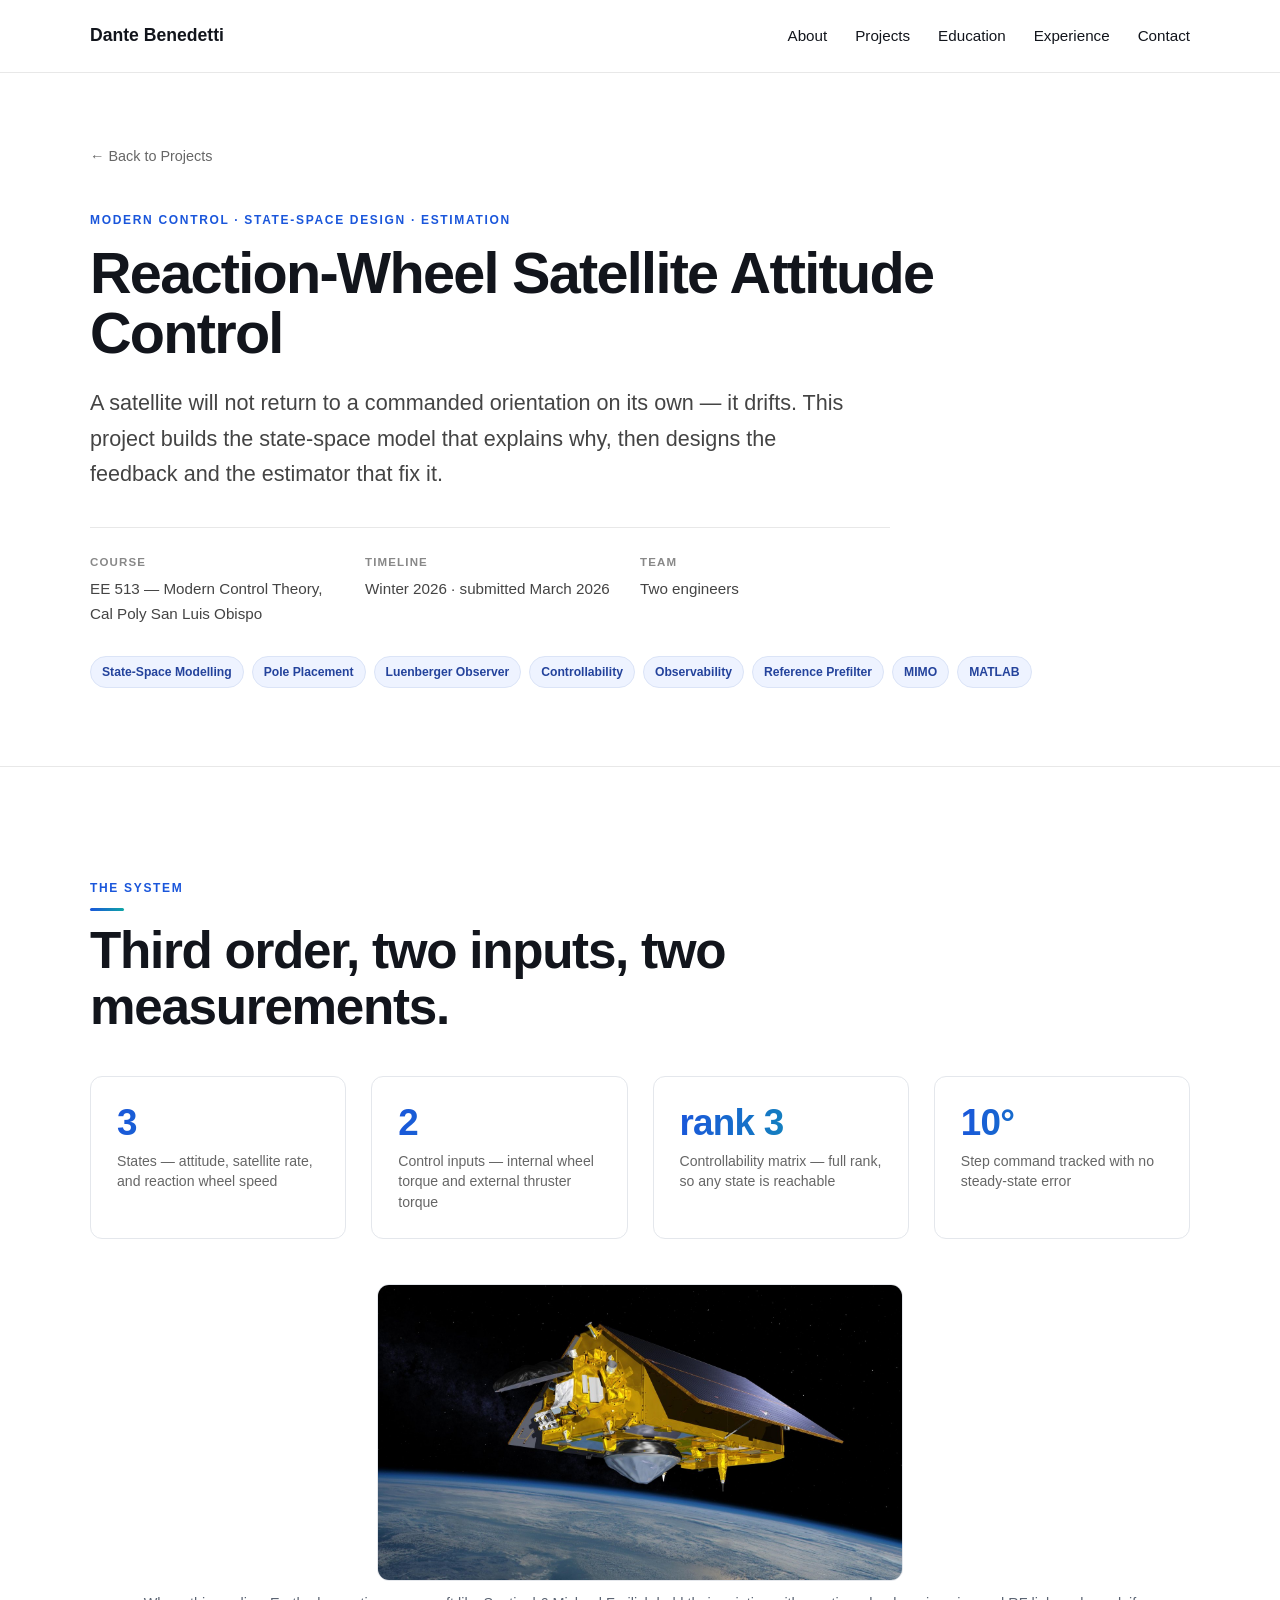
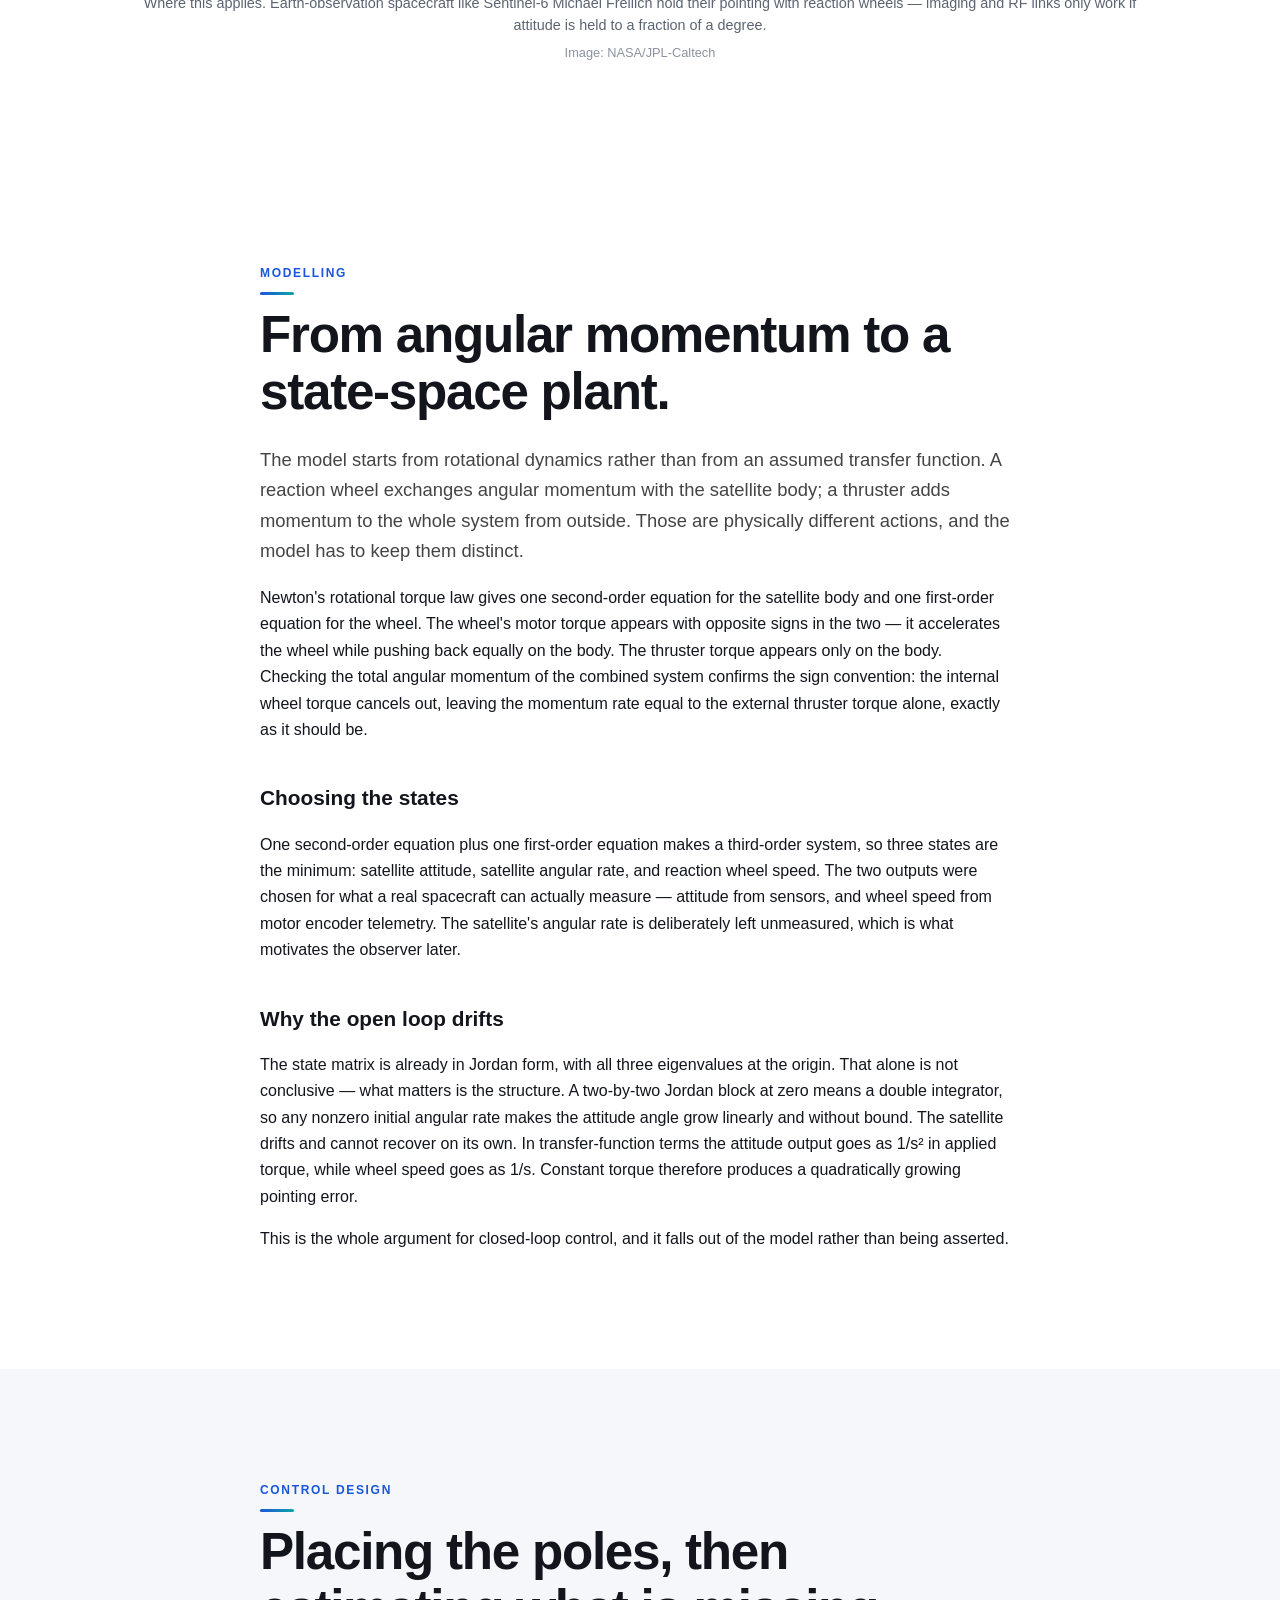
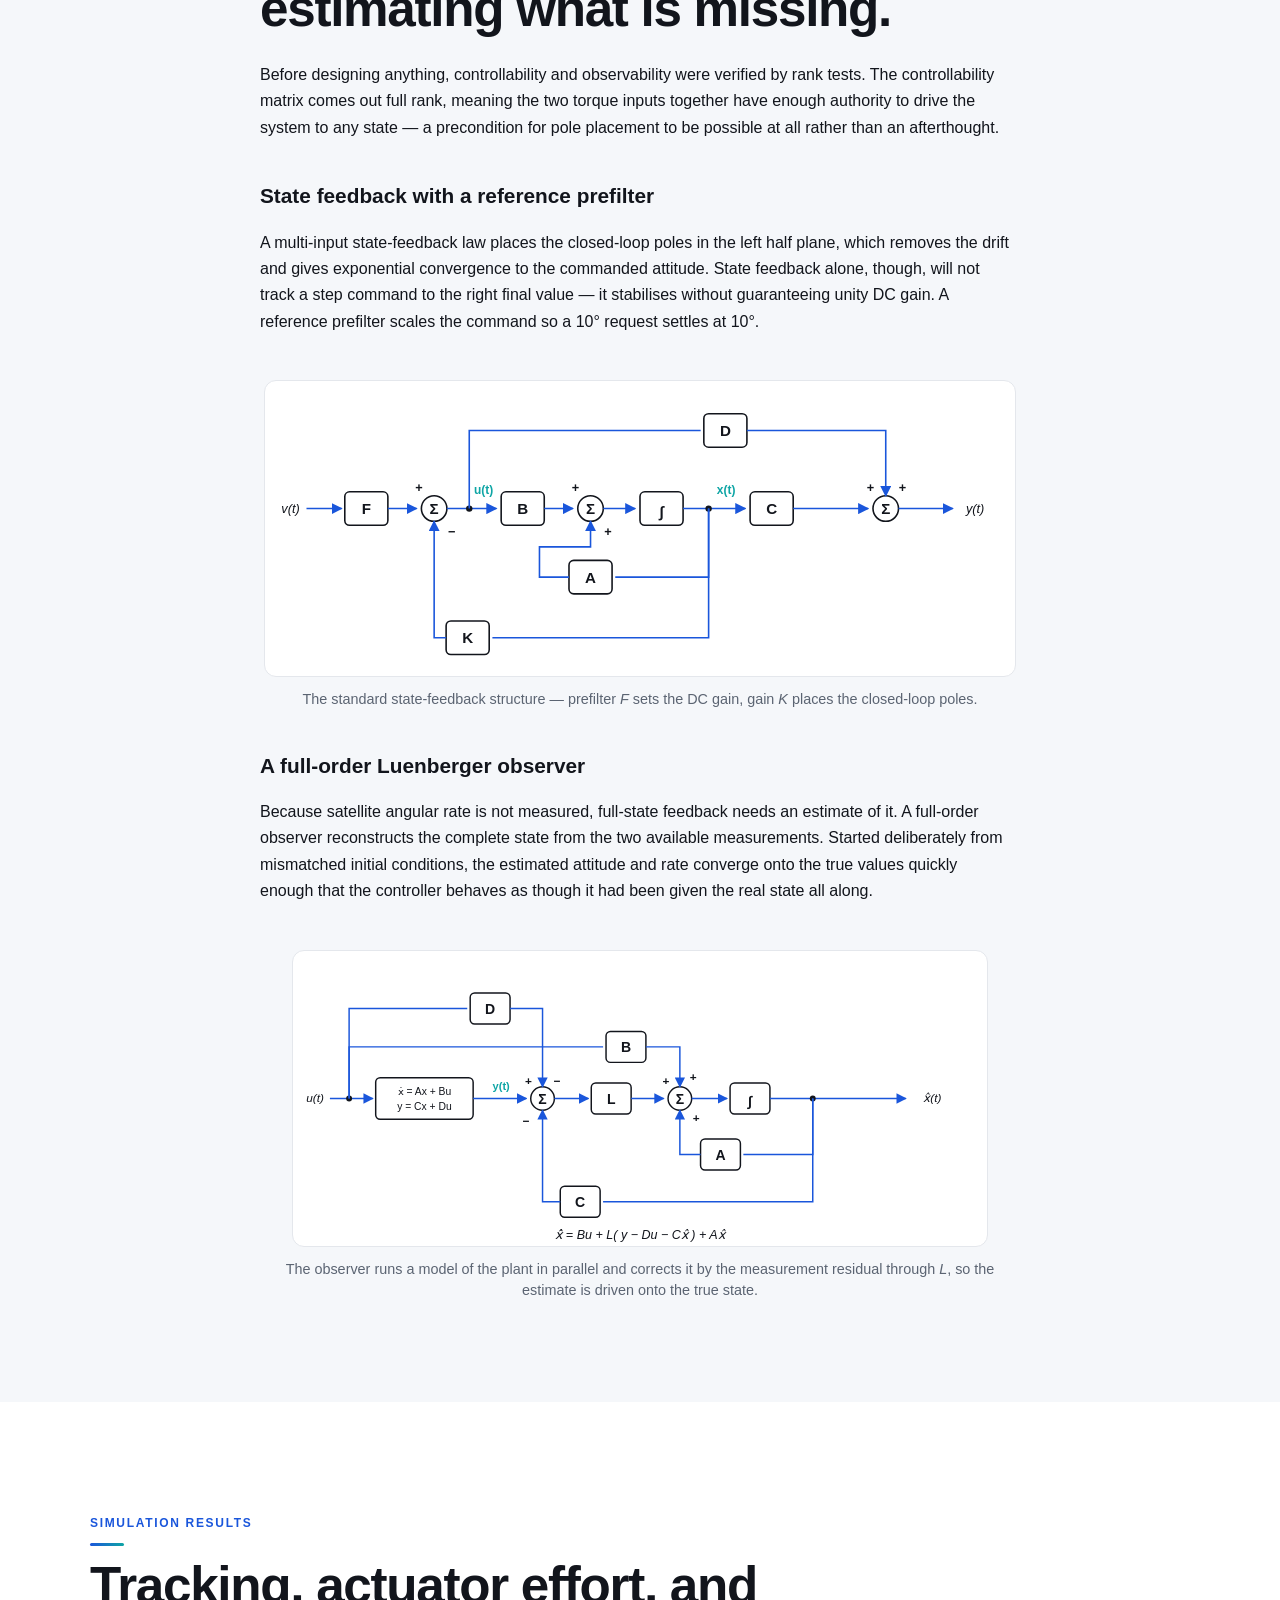
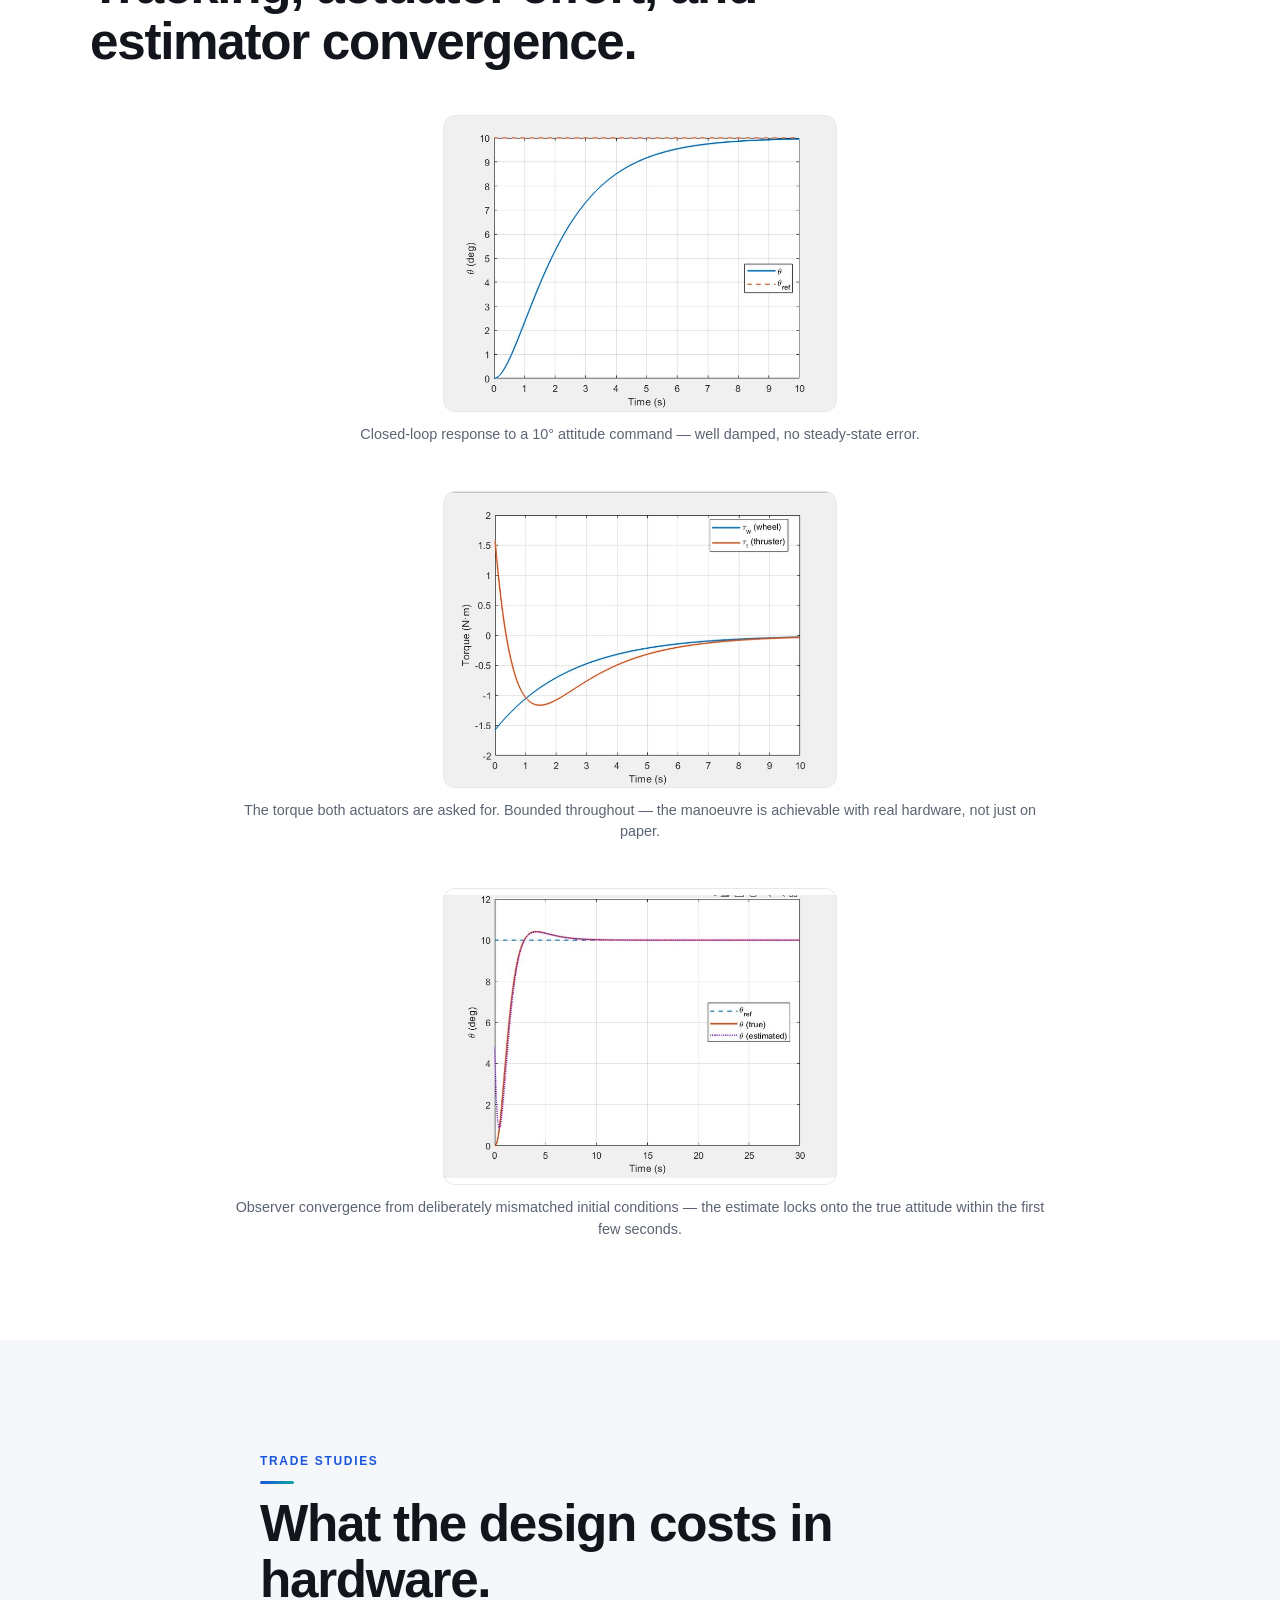
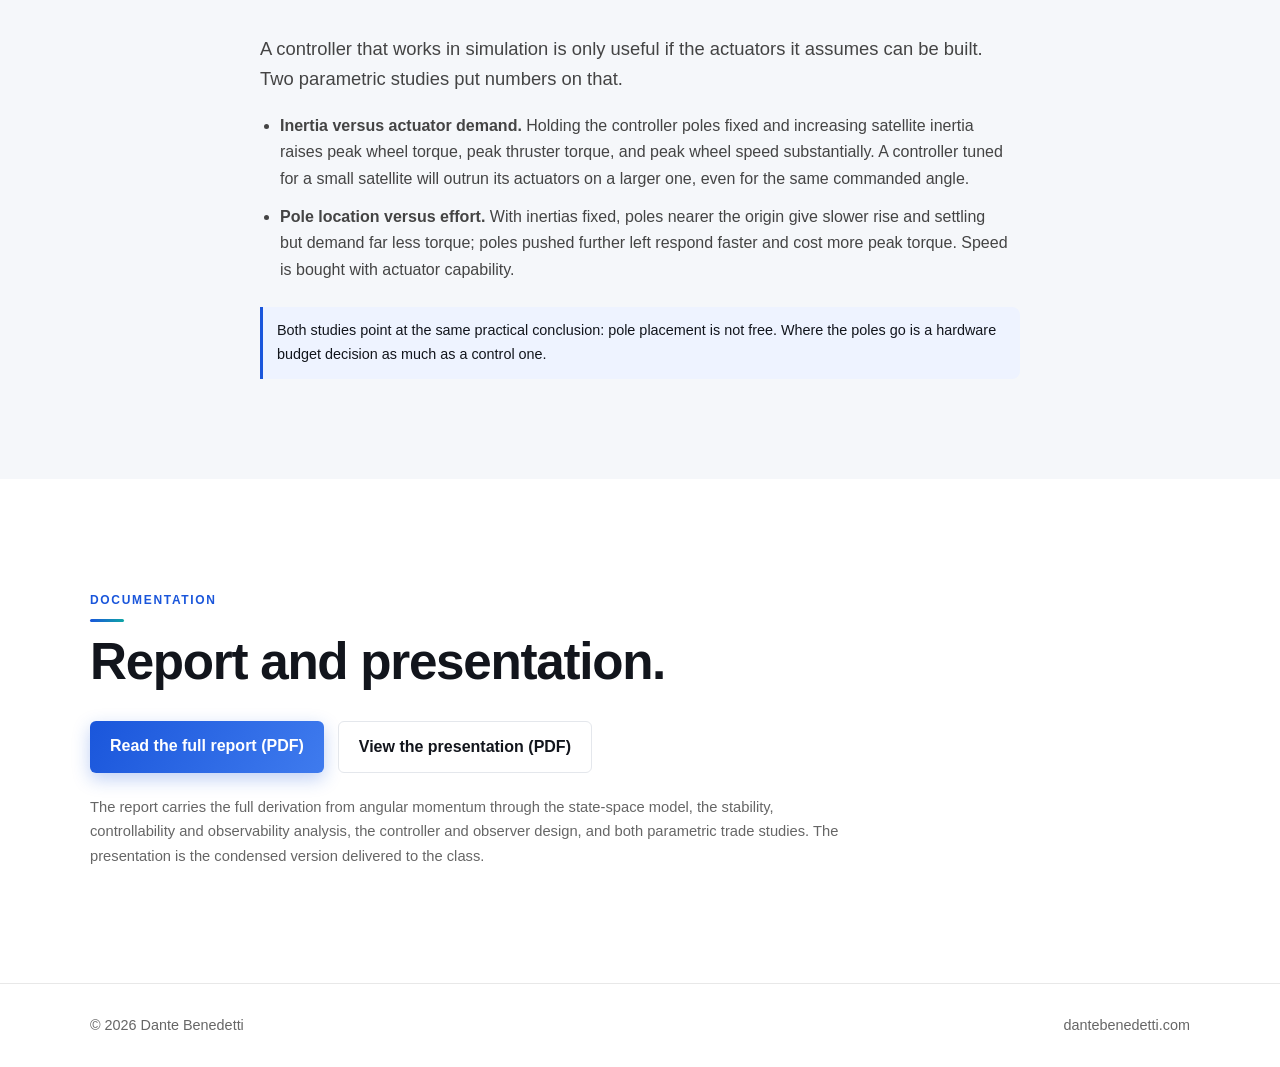
<file: projects/satellite.html>
<!DOCTYPE html>
<html lang="en">
<head>
    <meta charset="UTF-8">
    <meta name="viewport" content="width=device-width, initial-scale=1.0">

    <meta
        name="description"
        content="State-space modelling and pole-placement control of a reaction-wheel satellite attitude system, with a reference prefilter and full-order Luenberger observer."
    >

    <title>Satellite Attitude Control | Dante Benedetti</title>

    <link rel="stylesheet" href="../css/style.css?v=26">
</head>

<body>

    <header class="site-header">
        <div class="container nav-container">

            <a class="logo" href="../index.html">Dante Benedetti</a>

            <button
                class="nav-toggle"
                type="button"
                aria-label="Menu"
                aria-expanded="false"
                aria-controls="site-nav"
            >
                <span class="nav-toggle-bar"></span>
                <span class="nav-toggle-bar"></span>
                <span class="nav-toggle-bar"></span>
            </button>

            <nav id="site-nav">
                <a href="../index.html#about">About</a>
                <a href="../index.html#projects">Projects</a>
                <a href="../index.html#education">Education</a>
                <a href="../index.html#experience">Experience</a>
                <a href="../index.html#contact">Contact</a>
            </nav>

        </div>
    </header>


    <main>

        <section class="project-hero">

            <div class="container">

                <a class="back-link" href="../index.html#projects">
                    ← Back to Projects
                </a>

                <p class="eyebrow">
                    Modern Control · State-Space Design · Estimation
                </p>

                <h1>Reaction-Wheel Satellite Attitude Control</h1>

                <p class="hero-text">
                    A satellite will not return to a commanded orientation on
                    its own — it drifts. This project builds the state-space
                    model that explains why, then designs the feedback and the
                    estimator that fix it.
                </p>

                <div class="project-meta">
                    <div>
                        <span class="meta-label">Course</span>
                        EE 513 — Modern Control Theory, Cal Poly
                        San Luis Obispo
                    </div>
                    <div>
                        <span class="meta-label">Timeline</span>
                        Winter 2026 · submitted March 2026
                    </div>
                    <div>
                        <span class="meta-label">Team</span>
                        Two engineers
                    </div>
                </div>

                <div class="project-tags">
                    <span>State-Space Modelling</span>
                    <span>Pole Placement</span>
                    <span>Luenberger Observer</span>
                    <span>Controllability</span>
                    <span>Observability</span>
                    <span>Reference Prefilter</span>
                    <span>MIMO</span>
                    <span>MATLAB</span>
                </div>

            </div>

        </section>


        <!-- Headline facts -->
        <section class="section results-section">

            <div class="container">

                <p class="section-label">The system</p>

                <h2>Third order, two inputs, two measurements.</h2>

                <div class="stat-grid">

                    <div class="stat">
                        <span class="stat-value">3</span>
                        <span class="stat-label">
                            States — attitude, satellite rate, and reaction
                            wheel speed
                        </span>
                    </div>

                    <div class="stat">
                        <span class="stat-value">2</span>
                        <span class="stat-label">
                            Control inputs — internal wheel torque and
                            external thruster torque
                        </span>
                    </div>

                    <div class="stat">
                        <span class="stat-value">rank 3</span>
                        <span class="stat-label">
                            Controllability matrix — full rank, so any state
                            is reachable
                        </span>
                    </div>

                    <div class="stat">
                        <span class="stat-value">10°</span>
                        <span class="stat-label">
                            Step command tracked with no steady-state error
                        </span>
                    </div>

                </div>

                <figure class="project-figure wide">
                    <img
                        src="../images/satellite/satellite-orbit.jpg"
                        alt="The Sentinel-6 Michael Freilich satellite in orbit above Earth, its gold thermal blanketing and deployed solar array catching sunlight against the black of space."
                        width="1600"
                        height="900"
                        loading="lazy"
                    >
                    <figcaption>
                        Where this applies. Earth-observation spacecraft like
                        Sentinel-6 Michael Freilich hold their pointing with
                        reaction wheels — imaging and RF links only work if
                        attitude is held to a fraction of a degree.
                        <span class="credit">Image: NASA/JPL-Caltech</span>
                    </figcaption>
                </figure>

            </div>

        </section>


        <!-- Modelling -->
        <section class="section">

            <div class="container narrow">

                <p class="section-label">Modelling</p>

                <h2>From angular momentum to a state-space plant.</h2>

                <p class="large-text">
                    The model starts from rotational dynamics rather than from
                    an assumed transfer function. A reaction wheel exchanges
                    angular momentum with the satellite body; a thruster adds
                    momentum to the whole system from outside. Those are
                    physically different actions, and the model has to keep
                    them distinct.
                </p>

                <p>
                    Newton's rotational torque law gives one second-order
                    equation for the satellite body and one first-order
                    equation for the wheel. The wheel's motor torque appears
                    with opposite signs in the two — it accelerates the wheel
                    while pushing back equally on the body. The thruster torque
                    appears only on the body. Checking the total angular
                    momentum of the combined system confirms the sign
                    convention: the internal wheel torque cancels out, leaving
                    the momentum rate equal to the external thruster torque
                    alone, exactly as it should be.
                </p>

                <h3>Choosing the states</h3>

                <p>
                    One second-order equation plus one first-order equation
                    makes a third-order system, so three states are the
                    minimum: satellite attitude, satellite angular rate, and
                    reaction wheel speed. The two outputs were chosen for what
                    a real spacecraft can actually measure — attitude from
                    sensors, and wheel speed from motor encoder telemetry. The
                    satellite's angular rate is deliberately left unmeasured,
                    which is what motivates the observer later.
                </p>

                <h3>Why the open loop drifts</h3>

                <p>
                    The state matrix is already in Jordan form, with all three
                    eigenvalues at the origin. That alone is not conclusive —
                    what matters is the structure. A two-by-two Jordan block at
                    zero means a double integrator, so any nonzero initial
                    angular rate makes the attitude angle grow linearly and
                    without bound. The satellite drifts and cannot recover on
                    its own. In transfer-function terms the attitude output
                    goes as 1/s² in applied torque, while wheel speed goes as
                    1/s. Constant torque therefore produces a quadratically
                    growing pointing error.
                </p>

                <p>
                    This is the whole argument for closed-loop control, and it
                    falls out of the model rather than being asserted.
                </p>

            </div>

        </section>


        <!-- Control design -->
        <section class="section alt-section">

            <div class="container narrow">

                <p class="section-label">Control design</p>

                <h2>Placing the poles, then estimating what is missing.</h2>

                <p>
                    Before designing anything, controllability and
                    observability were verified by rank tests. The
                    controllability matrix comes out full rank, meaning the two
                    torque inputs together have enough authority to drive the
                    system to any state — a precondition for pole placement to
                    be possible at all rather than an afterthought.
                </p>

                <h3>State feedback with a reference prefilter</h3>

                <p>
                    A multi-input state-feedback law places the closed-loop
                    poles in the left half plane, which removes the drift and
                    gives exponential convergence to the commanded attitude.
                    State feedback alone, though, will not track a step command
                    to the right final value — it stabilises without
                    guaranteeing unity DC gain. A reference prefilter scales
                    the command so a 10° request settles at 10°.
                </p>


                <figure class="project-figure wide">
                    <img
                        src="../images/satellite/state-feedback-diagram.svg"
                        alt="Block diagram of a state feedback control system: reference v through prefilter F into a summing junction, minus K times the state, giving control input u; u through B into a second summing junction with A times the state, integrated to give the state x, then through C to the output y, with D feeding u forward to the output."
                        width="940"
                        height="370"
                        loading="lazy"
                    >
                    <figcaption>
                        The standard state-feedback structure — prefilter
                        <em>F</em> sets the DC gain, gain <em>K</em> places the
                        closed-loop poles.
                    </figcaption>
                </figure>

                <h3>A full-order Luenberger observer</h3>

                <p>
                    Because satellite angular rate is not measured, full-state
                    feedback needs an estimate of it. A full-order observer
                    reconstructs the complete state from the two available
                    measurements. Started deliberately from mismatched initial
                    conditions, the estimated attitude and rate converge onto
                    the true values quickly enough that the controller behaves
                    as though it had been given the real state all along.
                </p>


                <figure class="project-figure wide">
                    <img
                        src="../images/satellite/observer-diagram.svg"
                        alt="Block diagram of a full-state observer: the plant output y is differenced against the reconstructed output C x-hat and the feedforward term D u; the residual passes through observer gain L, sums with B u and A x-hat, and integrates to produce the state estimate x-hat."
                        width="940"
                        height="400"
                        loading="lazy"
                    >
                    <figcaption>
                        The observer runs a model of the plant in parallel and
                        corrects it by the measurement residual through
                        <em>L</em>, so the estimate is driven onto the true
                        state.
                    </figcaption>
                </figure>
            </div>

        </section>


        <!-- Results -->
        <section class="section">

            <div class="container">

                <p class="section-label">Simulation results</p>

                <h2>Tracking, actuator effort, and estimator convergence.</h2>

                <figure class="project-figure">
                    <img
                        src="../images/satellite/step-response.jpg"
                        alt="Closed-loop attitude step response: satellite angle rises smoothly from zero and settles onto the 10 degree reference with no overshoot."
                        width="760"
                        height="572"
                        loading="lazy"
                    >
                    <figcaption>
                        Closed-loop response to a 10° attitude command —
                        well damped, no steady-state error.
                    </figcaption>
                </figure>

                <figure class="project-figure">
                    <img
                        src="../images/satellite/torque-inputs.jpg"
                        alt="Commanded wheel torque and thruster torque against time, both starting near plus or minus 1.5 newton-metres and decaying smoothly toward zero."
                        width="760"
                        height="572"
                        loading="lazy"
                    >
                    <figcaption>
                        The torque both actuators are asked for. Bounded
                        throughout — the manoeuvre is achievable with real
                        hardware, not just on paper.
                    </figcaption>
                </figure>

                <figure class="project-figure">
                    <img
                        src="../images/satellite/observer.jpg"
                        alt="True and estimated satellite attitude plotted together from mismatched initial conditions; the estimate converges onto the true value within the first few seconds and both settle at the reference."
                        width="760"
                        height="572"
                        loading="lazy"
                    >
                    <figcaption>
                        Observer convergence from deliberately mismatched
                        initial conditions — the estimate locks onto the true
                        attitude within the first few seconds.
                    </figcaption>
                </figure>

            </div>

        </section>


        <!-- Trade studies -->
        <section class="section alt-section">

            <div class="container narrow">

                <p class="section-label">Trade studies</p>

                <h2>What the design costs in hardware.</h2>

                <p class="large-text">
                    A controller that works in simulation is only useful if the
                    actuators it assumes can be built. Two parametric studies
                    put numbers on that.
                </p>

                <ul class="case-list">
                    <li>
                        <strong>Inertia versus actuator demand.</strong>
                        Holding the controller poles fixed and increasing
                        satellite inertia raises peak wheel torque, peak
                        thruster torque, and peak wheel speed substantially.
                        A controller tuned for a small satellite will outrun
                        its actuators on a larger one, even for the same
                        commanded angle.
                    </li>
                    <li>
                        <strong>Pole location versus effort.</strong> With
                        inertias fixed, poles nearer the origin give slower
                        rise and settling but demand far less torque; poles
                        pushed further left respond faster and cost more peak
                        torque. Speed is bought with actuator capability.
                    </li>
                </ul>

                <div class="project-highlight">
                    Both studies point at the same practical conclusion:
                    pole placement is not free. Where the poles go is a
                    hardware budget decision as much as a control one.
                </div>

            </div>

        </section>


        <!-- Documents -->
        <section class="section">

            <div class="container">

                <p class="section-label">Documentation</p>

                <h2>Report and presentation.</h2>

                <div class="link-row">

                    <a
                        class="button primary"
                        href="../files/Satellite_Attitude_Control_Report.pdf"
                        target="_blank"
                        rel="noopener"
                    >
                        Read the full report (PDF)
                    </a>

                    <a
                        class="button secondary"
                        href="../files/Satellite_Attitude_Control_Presentation.pdf"
                        target="_blank"
                        rel="noopener"
                    >
                        View the presentation (PDF)
                    </a>

                </div>

                <p class="doc-note">
                    The report carries the full derivation from angular
                    momentum through the state-space model, the stability,
                    controllability and observability analysis, the controller
                    and observer design, and both parametric trade studies.
                    The presentation is the condensed version delivered to the
                    class.
                </p>

            </div>

        </section>

    </main>


    <footer>
        <div class="container footer-content">
            <p>© 2026 Dante Benedetti</p>
            <p>dantebenedetti.com</p>
        </div>
    </footer>


    <script src="../js/main.js?v=26"></script>

</body>
</html>
</file>
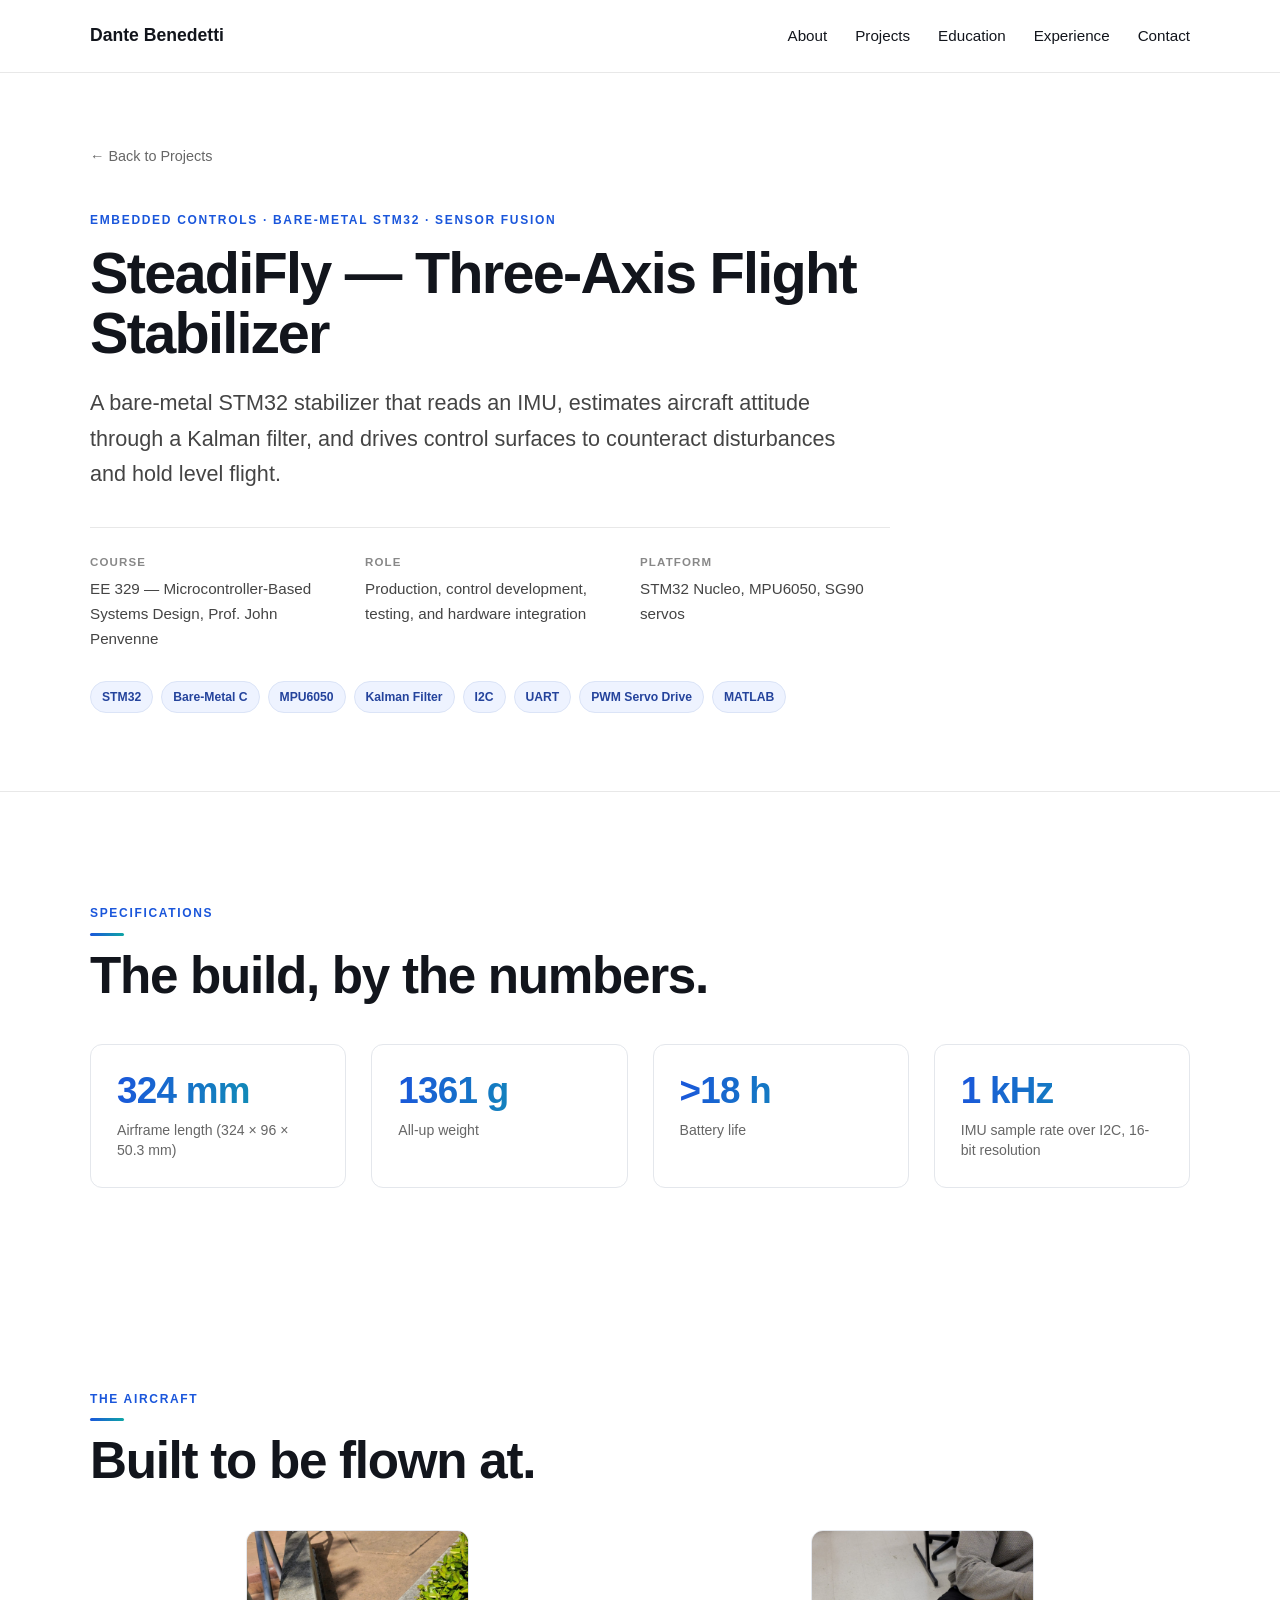
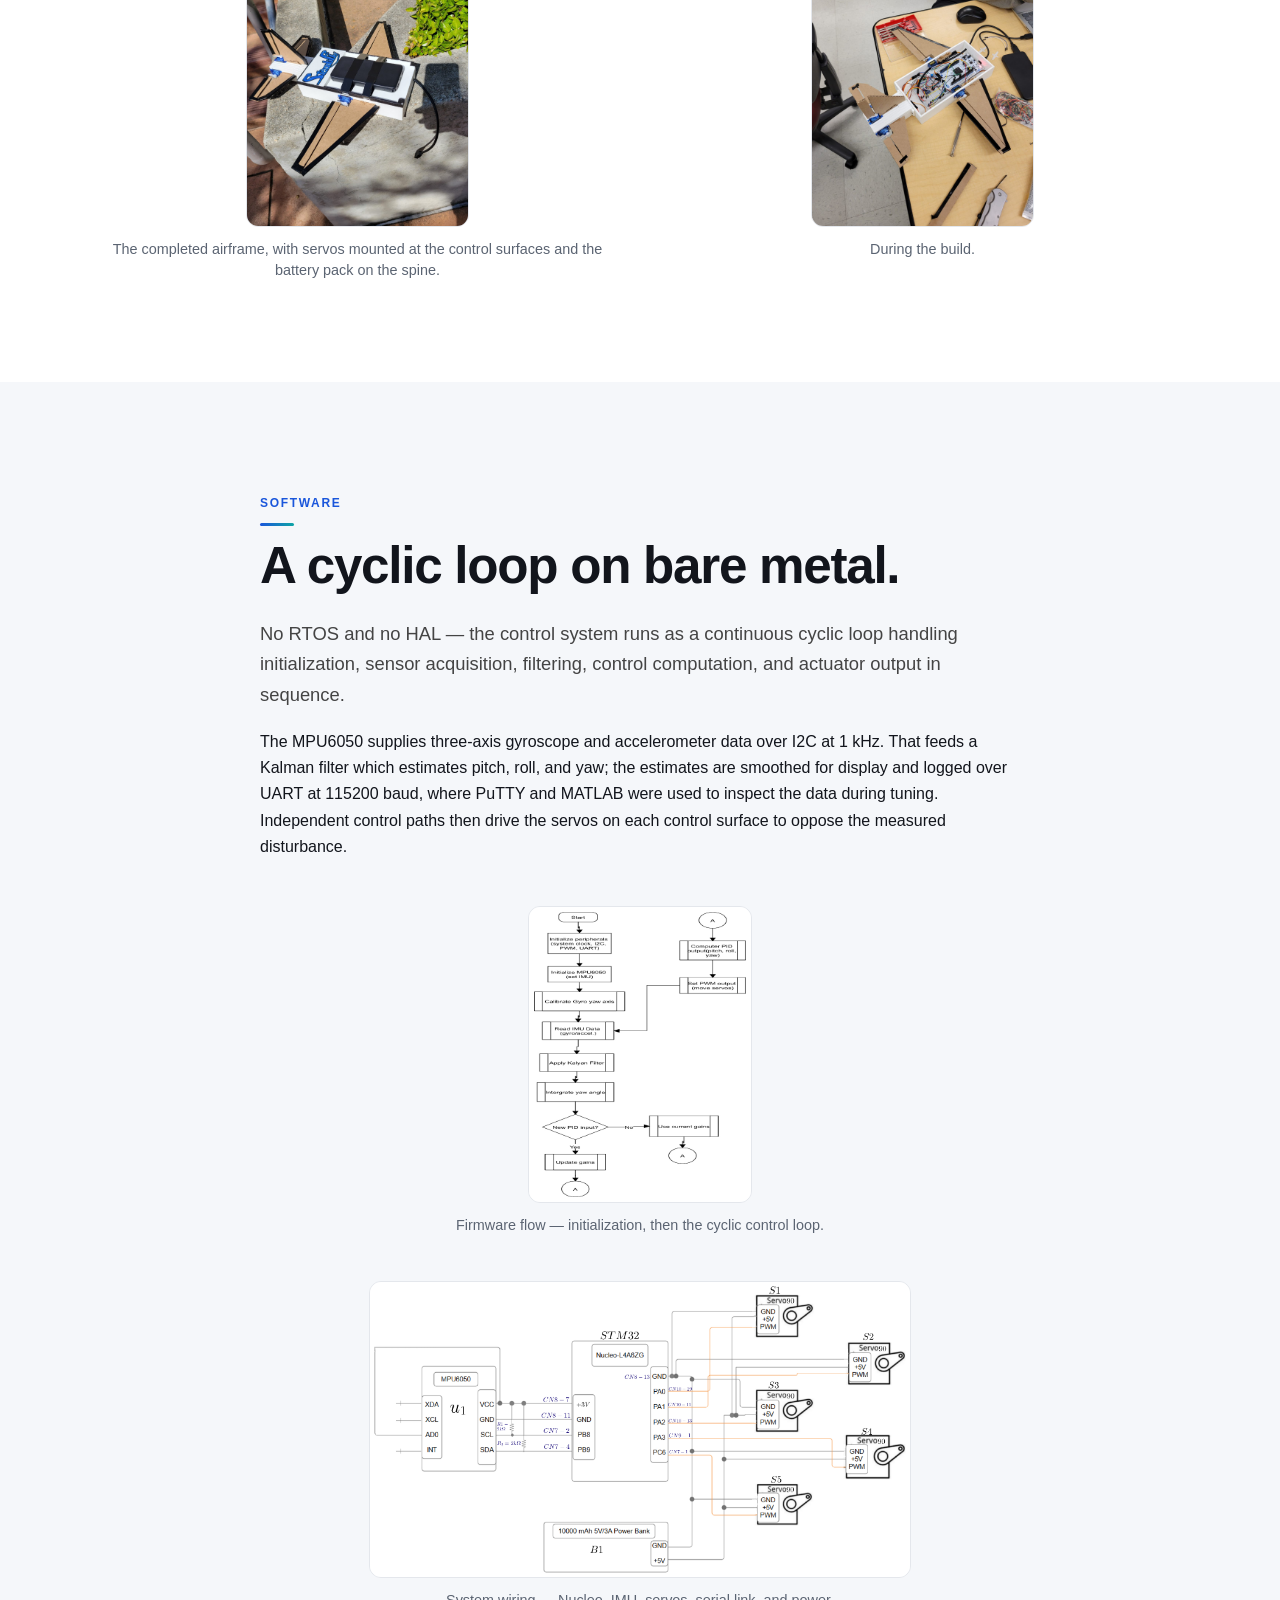
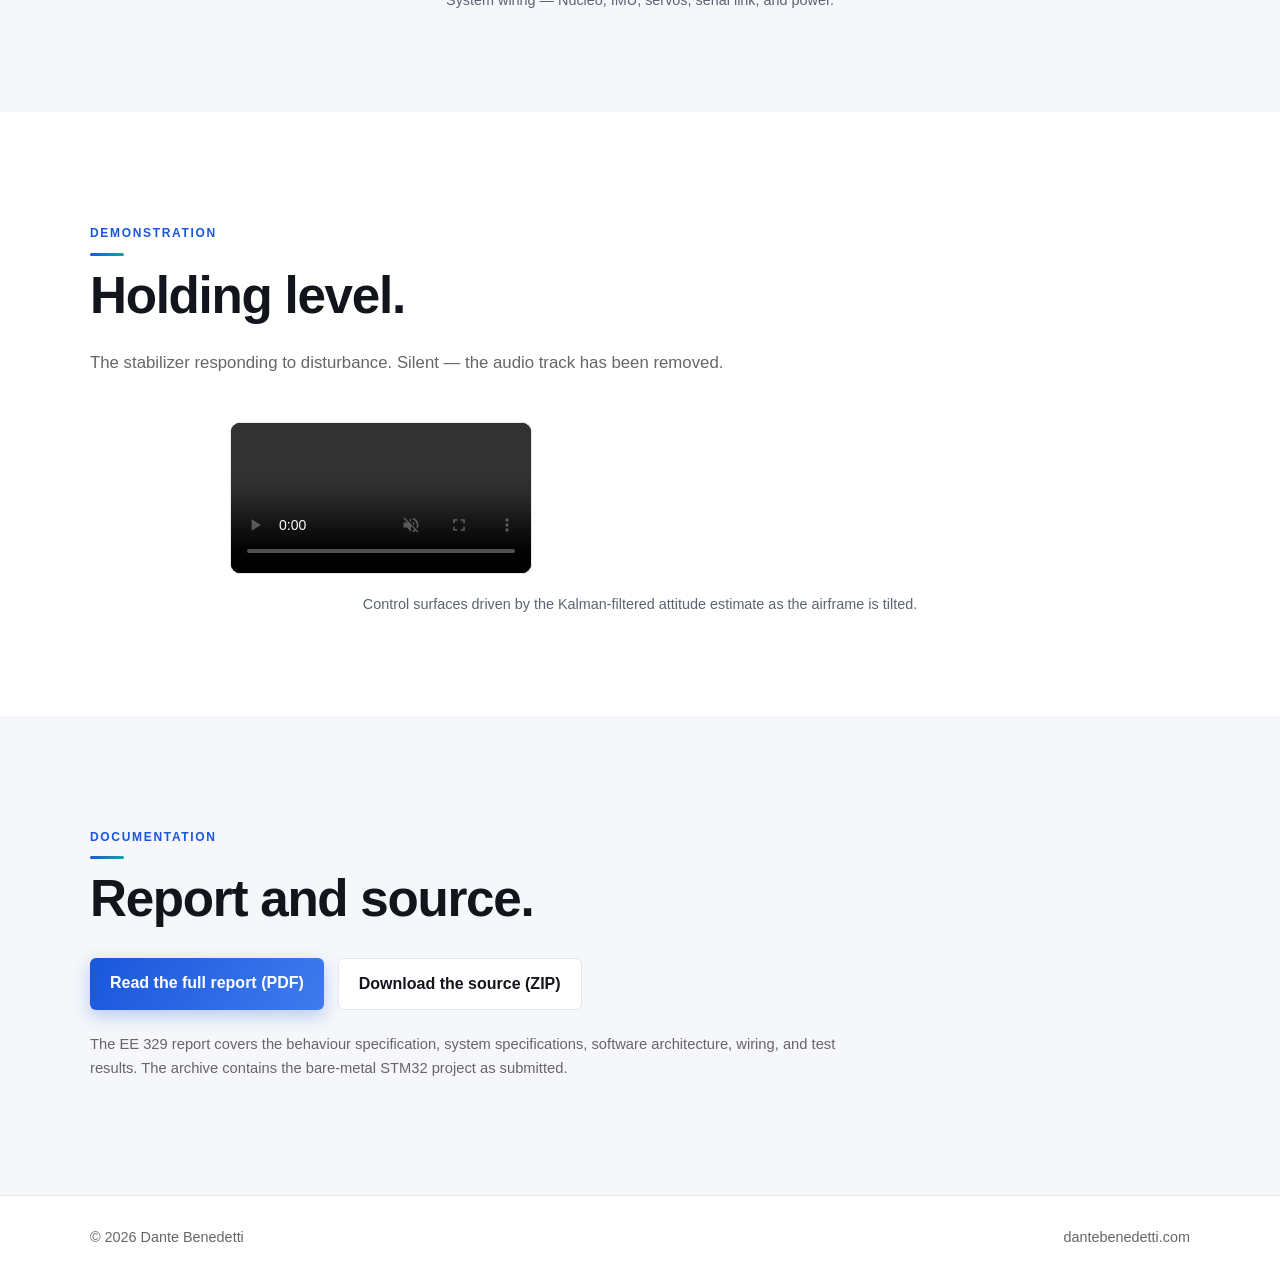
<file: projects/steadifly.html>
<!DOCTYPE html>
<html lang="en">
<head>
    <meta charset="UTF-8">
    <meta name="viewport" content="width=device-width, initial-scale=1.0">

    <meta
        name="description"
        content="SteadiFly - a bare-metal STM32 three-axis flight stabilizer using an MPU6050 IMU, Kalman filtering, and servo-driven control surfaces to hold level flight."
    >

    <title>SteadiFly Flight Stabilizer | Dante Benedetti</title>

    <link rel="stylesheet" href="../css/style.css?v=26">
</head>

<body>

    <header class="site-header">
        <div class="container nav-container">

            <a class="logo" href="../index.html">Dante Benedetti</a>

            <button
                class="nav-toggle"
                type="button"
                aria-label="Menu"
                aria-expanded="false"
                aria-controls="site-nav"
            >
                <span class="nav-toggle-bar"></span>
                <span class="nav-toggle-bar"></span>
                <span class="nav-toggle-bar"></span>
            </button>

            <nav id="site-nav">
                <a href="../index.html#about">About</a>
                <a href="../index.html#projects">Projects</a>
                <a href="../index.html#education">Education</a>
                <a href="../index.html#experience">Experience</a>
                <a href="../index.html#contact">Contact</a>
            </nav>

        </div>
    </header>


    <main>

        <section class="project-hero">

            <div class="container">

                <a class="back-link" href="../index.html#projects">
                    ← Back to Projects
                </a>

                <p class="eyebrow">
                    Embedded Controls · Bare-Metal STM32 · Sensor Fusion
                </p>

                <h1>SteadiFly — Three-Axis Flight Stabilizer</h1>

                <p class="hero-text">
                    A bare-metal STM32 stabilizer that reads an IMU, estimates
                    aircraft attitude through a Kalman filter, and drives
                    control surfaces to counteract disturbances and hold level
                    flight.
                </p>

                <div class="project-meta">
                    <div>
                        <span class="meta-label">Course</span>
                        EE 329 — Microcontroller-Based Systems Design,
                        Prof. John Penvenne
                    </div>
                    <div>
                        <span class="meta-label">Role</span>
                        Production, control development, testing, and
                        hardware integration
                    </div>
                    <div>
                        <span class="meta-label">Platform</span>
                        STM32 Nucleo, MPU6050, SG90 servos
                    </div>
                </div>

                <div class="project-tags">
                    <span>STM32</span>
                    <span>Bare-Metal C</span>
                    <span>MPU6050</span>
                    <span>Kalman Filter</span>
                    <span>I2C</span>
                    <span>UART</span>
                    <span>PWM Servo Drive</span>
                    <span>MATLAB</span>
                </div>

            </div>

        </section>


        <!-- Specs -->
        <section class="section results-section">

            <div class="container">

                <p class="section-label">Specifications</p>

                <h2>The build, by the numbers.</h2>

                <div class="stat-grid">

                    <div class="stat">
                        <span class="stat-value">324 mm</span>
                        <span class="stat-label">
                            Airframe length (324 × 96 × 50.3 mm)
                        </span>
                    </div>

                    <div class="stat">
                        <span class="stat-value">1361 g</span>
                        <span class="stat-label">
                            All-up weight
                        </span>
                    </div>

                    <div class="stat">
                        <span class="stat-value">&gt;18 h</span>
                        <span class="stat-label">
                            Battery life
                        </span>
                    </div>

                    <div class="stat">
                        <span class="stat-value">1 kHz</span>
                        <span class="stat-label">
                            IMU sample rate over I2C, 16-bit resolution
                        </span>
                    </div>

                </div>

            </div>

        </section>


        <!-- The aircraft -->
        <section class="section">

            <div class="container">

                <p class="section-label">The aircraft</p>

                <h2>Built to be flown at.</h2>

                <div class="two-up">

                    <figure class="project-figure">
                        <img
                            src="../images/steadifly/airframe.jpg"
                            alt="The SteadiFly airframe from above: a white foam fuselage marked with the SteadiFly logo, cardboard wings and tailplane with black edging, blue micro servos at the control surfaces, and a battery pack strapped on top."
                            width="1199"
                            height="1600"
                            loading="lazy"
                        >
                        <figcaption>
                            The completed airframe, with servos mounted at the
                            control surfaces and the battery pack on the spine.
                        </figcaption>
                    </figure>

                    <figure class="project-figure">
                        <img
                            src="../images/steadifly/build.jpg"
                            alt="The SteadiFly during assembly, showing the internal electronics and wiring before the airframe was closed up."
                            width="1200"
                            height="1600"
                            loading="lazy"
                        >
                        <figcaption>
                            During the build.
                        </figcaption>
                    </figure>

                </div>

            </div>

        </section>


        <!-- Architecture -->
        <section class="section alt-section">

            <div class="container narrow">

                <p class="section-label">Software</p>

                <h2>A cyclic loop on bare metal.</h2>

                <p class="large-text">
                    No RTOS and no HAL — the control system runs as a
                    continuous cyclic loop handling initialization, sensor
                    acquisition, filtering, control computation, and actuator
                    output in sequence.
                </p>

                <p>
                    The MPU6050 supplies three-axis gyroscope and
                    accelerometer data over I2C at 1 kHz. That feeds a Kalman
                    filter which estimates pitch, roll, and yaw; the estimates
                    are smoothed for display and logged over UART at 115200
                    baud, where PuTTY and MATLAB were used to inspect the data
                    during tuning. Independent control paths then drive the
                    servos on each control surface to oppose the measured
                    disturbance.
                </p>

                <figure class="project-figure">
                    <img
                        src="../images/steadifly/flowchart.png"
                        alt="Flowchart of the SteadiFly firmware showing initialization followed by a repeating loop of sensor read, filter, control computation, and servo output."
                        width="672"
                        height="833"
                        loading="lazy"
                    >
                    <figcaption>
                        Firmware flow — initialization, then the cyclic control
                        loop.
                    </figcaption>
                </figure>

                <figure class="project-figure wide">
                    <img
                        src="../images/steadifly/wiring-diagram.png"
                        alt="Wiring diagram showing the Nucleo board connected to the MPU6050 over I2C, five servos on PWM outputs, the UART serial link, and the power supply rails."
                        width="1753"
                        height="965"
                        loading="lazy"
                    >
                    <figcaption>
                        System wiring — Nucleo, IMU, servos, serial link, and
                        power.
                    </figcaption>
                </figure>

            </div>

        </section>


        <!-- Video -->
        <section class="section">

            <div class="container">

                <p class="section-label">Demonstration</p>

                <h2>Holding level.</h2>

                <p class="section-intro">
                    The stabilizer responding to disturbance. Silent — the
                    audio track has been removed.
                </p>

                <figure class="project-figure">
                    <video
                        src="../images/steadifly/flight-test.mp4"
                        controls
                        muted
                        playsinline
                        preload="metadata"
                        width="1080"
                        height="1920"
                    ></video>
                    <figcaption>
                        Control surfaces driven by the Kalman-filtered attitude
                        estimate as the airframe is tilted.
                    </figcaption>
                </figure>

            </div>

        </section>

        <!-- Documentation -->
        <section class="section alt-section">

            <div class="container">

                <p class="section-label">Documentation</p>

                <h2>Report and source.</h2>

                <div class="link-row">

                    <a
                        class="button primary"
                        href="../files/SteadiFly_Report.pdf"
                        target="_blank"
                        rel="noopener"
                    >
                        Read the full report (PDF)
                    </a>

                    <a
                        class="button secondary"
                        href="../files/SteadiFly_Source.zip"
                    >
                        Download the source (ZIP)
                    </a>

                </div>

                <p class="doc-note">
                    The EE 329 report covers the behaviour specification,
                    system specifications, software architecture, wiring, and
                    test results. The archive contains the bare-metal STM32
                    project as submitted.
                </p>

            </div>

        </section>

    </main>


    <footer>
        <div class="container footer-content">
            <p>© 2026 Dante Benedetti</p>
            <p>dantebenedetti.com</p>
        </div>
    </footer>


    <script src="../js/main.js?v=26"></script>

</body>
</html>
</file>
<file: css/style.css>
/* =========================================================
   TOKENS
   ========================================================= */

:root {
    --ink: #12151c;
    --muted: #5b6472;
    --line: #e4e7ec;
    --paper: #ffffff;
    --wash: #f5f7fa;
    --accent: #1a56db;
    --accent-2: #0ea5a5;
    --accent-soft: #eef3ff;
}

/* =========================================================
   GLOBAL
   ========================================================= */

* {
    box-sizing: border-box;
}

html {
    scroll-behavior: smooth;
}

body {
    margin: 0;
    font-family: "Segoe UI", -apple-system, BlinkMacSystemFont, Inter,
        Helvetica, Arial, sans-serif;
    color: var(--ink);
    background: var(--paper);
    line-height: 1.65;
    -webkit-font-smoothing: antialiased;
}

a {
    color: inherit;
}

img {
    max-width: 100%;
    display: block;
}

.container {
    width: min(1100px, 90%);
    margin: 0 auto;
}


/* =========================================================
   NAVIGATION
   ========================================================= */

.site-header {
    position: sticky;
    top: 0;
    background: rgba(255, 255, 255, 0.95);
    border-bottom: 1px solid #e8e8e8;
    z-index: 100;
    backdrop-filter: blur(8px);
}

.nav-container {
    min-height: 72px;
    display: flex;
    align-items: center;
    justify-content: space-between;
}

.logo {
    text-decoration: none;
    font-weight: 700;
    font-size: 1.1rem;
}

nav {
    display: flex;
    gap: 28px;
}

nav a {
    text-decoration: none;
    font-size: 0.95rem;
    transition: opacity 0.2s ease;
}

nav a {
    position: relative;
}

nav a::after {
    content: "";
    position: absolute;
    left: 0;
    bottom: -6px;
    width: 0;
    height: 2px;
    border-radius: 2px;
    background: linear-gradient(90deg, var(--accent), var(--accent-2));
    transition: width 0.25s ease;
}

nav a:hover::after {
    width: 100%;
}

.nav-toggle {
    display: none;
    flex-direction: column;
    gap: 5px;
    padding: 10px;
    border: 0;
    background: none;
    cursor: pointer;
}

.nav-toggle-bar {
    width: 24px;
    height: 2px;
    background: #151515;
    transition: transform 0.2s ease, opacity 0.2s ease;
}

.nav-toggle[aria-expanded="true"] .nav-toggle-bar:nth-child(1) {
    transform: translateY(7px) rotate(45deg);
}

.nav-toggle[aria-expanded="true"] .nav-toggle-bar:nth-child(2) {
    opacity: 0;
}

.nav-toggle[aria-expanded="true"] .nav-toggle-bar:nth-child(3) {
    transform: translateY(-7px) rotate(-45deg);
}


/* =========================================================
   HERO
   ========================================================= */

.hero {
    position: relative;
    min-height: 78vh;
    display: flex;
    align-items: center;
    overflow: hidden;
    border-bottom: 1px solid var(--line);
    background:
        radial-gradient(900px 460px at 12% -10%, var(--accent-soft), transparent 60%),
        radial-gradient(760px 420px at 92% 8%, #e6fbfa, transparent 62%);
}

.hero-content {
    padding: 100px 0;
}

.eyebrow,
.section-label,
.project-type {
    text-transform: uppercase;
    letter-spacing: 0.14em;
    font-size: 0.75rem;
    font-weight: 700;
    color: var(--accent);
}

.section-label::after {
    content: "";
    display: block;
    width: 34px;
    height: 3px;
    margin-top: 9px;
    border-radius: 2px;
    background: linear-gradient(90deg, var(--accent), var(--accent-2));
}

.hero h1 {
    margin: 10px 0;
    font-size: clamp(3rem, 8vw, 6rem);
    line-height: 1;
    letter-spacing: -0.04em;
    background: linear-gradient(100deg, var(--ink) 30%, var(--accent) 75%, var(--accent-2));
    -webkit-background-clip: text;
    background-clip: text;
    color: transparent;
}

.hero-text {
    max-width: 760px;
    margin-bottom: 10px;
    font-size: 1.35rem;
    color: #444;
}

.hero-subtext {
    max-width: 720px;
    color: #777;
    font-size: 1.05rem;
}

.hero-buttons {
    display: flex;
    gap: 12px;
    margin-top: 32px;
}


/* =========================================================
   BUTTONS
   ========================================================= */

.button {
    display: inline-block;
    padding: 12px 20px;
    border-radius: 6px;
    text-decoration: none;
    font-weight: 600;
    transition:
        transform 0.2s ease,
        opacity 0.2s ease;
}

.button:hover {
    transform: translateY(-2px);
}

.primary {
    background: linear-gradient(120deg, var(--accent), #3f7bee);
    color: #fff;
    box-shadow: 0 6px 18px rgba(26, 86, 219, 0.28);
}

.primary:hover {
    box-shadow: 0 12px 26px rgba(26, 86, 219, 0.34);
}

.secondary {
    border: 1px solid var(--line);
    background: #fff;
}

.secondary:hover {
    border-color: var(--accent);
    color: var(--accent);
}


/* =========================================================
   GENERAL SECTIONS
   ========================================================= */

.section {
    padding: 100px 0;
}

.alt-section {
    background: var(--wash);
}

.section h2 {
    max-width: 850px;
    margin-top: 6px;
    margin-bottom: 25px;
    font-size: clamp(2rem, 4vw, 3.4rem);
    line-height: 1.1;
    letter-spacing: -0.025em;
}

.section p {
    max-width: 750px;
}

.section-intro {
    margin-bottom: 20px;
    color: #666;
    font-size: 1.05rem;
}

.large-text {
    font-size: 1.15rem;
    color: #444;
}


/* =========================================================
   PROJECTS
   ========================================================= */

.project-grid {
    display: grid;
    grid-template-columns: repeat(2, minmax(0, 1fr));
    gap: 30px;
    margin-top: 45px;
}

.project-card {
    display: flex;
    flex-direction: column;
    overflow: hidden;
    border: 1px solid #ddd;
    border-radius: 12px;
    background: #fff;
    transition:
        transform 0.2s ease,
        box-shadow 0.2s ease;
}

.project-card {
    position: relative;
}

.project-card::before {
    content: "";
    position: absolute;
    inset: 0 0 auto 0;
    height: 3px;
    background: linear-gradient(90deg, var(--accent), var(--accent-2));
    opacity: 0;
    transition: opacity 0.25s ease;
    z-index: 2;
}

.project-card:hover::before {
    opacity: 1;
}

.project-card:hover {
    transform: translateY(-6px);
    box-shadow: 0 18px 40px rgba(18, 21, 28, 0.11);
}

.project-image {
    width: 100%;
    height: 280px;
    object-fit: contain;
    background: #f0f0f0;
}

.placeholder {
    display: grid;
    place-items: center;
    background: #ededed;
    color: #777;
}

.project-content {
    display: flex;
    flex-direction: column;
    flex: 1;
    padding: 28px;
}

.project-content h3 {
    margin: 6px 0 12px;
    font-size: 1.6rem;
    line-height: 1.2;
}

.project-content p {
    color: #555;
}

.project-content > a {
    display: inline-block;
    margin-top: auto;
    padding-top: 18px;
    font-weight: 700;
    text-decoration: none;
}

.project-content > a:hover {
    text-decoration: underline;
}

.project-tags {
    display: flex;
    flex-wrap: wrap;
    gap: 8px;
    margin: 18px 0;
}

.project-tags span {
    padding: 5px 11px;
    border-radius: 999px;
    border: 1px solid #dbe4f7;
    background: var(--accent-soft);
    color: #24439c;
    font-size: 0.76rem;
    font-weight: 600;
}

.project-highlight {
    margin-top: 12px;
    padding: 12px 14px;
    border-left: 3px solid var(--accent);
    border-radius: 0 8px 8px 0;
    background: var(--accent-soft);
    font-size: 0.9rem;
}

.featured-project {
    grid-column: span 2;
}

.featured-project .project-image {
    height: 400px;
}

.featured-project .project-content h3 {
    font-size: 1.9rem;
}


/* =========================================================
   EDUCATION
   ========================================================= */

.education-location {
    margin-top: -15px;
    color: #666;
}

.education-grid {
    display: grid;
    grid-template-columns: repeat(2, minmax(0, 1fr));
    gap: 25px;
    margin-top: 40px;
}

.education-card {
    padding: 28px;
    border: 1px solid #ddd;
    border-radius: 10px;
    background: #fff;
}

.education-card h3 {
    margin: 5px 0 8px;
    font-size: 1.5rem;
    line-height: 1.25;
}

.education-card p {
    margin: 4px 0;
}

.education-status {
    text-transform: uppercase;
    letter-spacing: 0.1em;
    font-size: 0.75rem;
    font-weight: 700;
    color: #666;
}


/* =========================================================
   COURSEWORK
   ========================================================= */

.coursework {
    margin-top: 70px;
}

.coursework h3,
.skills h3 {
    margin-bottom: 15px;
    font-size: 1.8rem;
}

.coursework-grid {
    display: grid;
    grid-template-columns: repeat(2, minmax(0, 1fr));
    gap: 35px;
    margin-top: 30px;
}

.coursework-grid > div {
    padding-top: 20px;
    border-top: 1px solid #ddd;
}

.coursework-grid h4 {
    margin: 0 0 10px;
    font-size: 1.05rem;
}

.coursework-grid ul {
    margin: 0;
    padding-left: 20px;
    color: #555;
}

.coursework-grid li {
    margin-bottom: 5px;
}


/* =========================================================
   SKILLS
   ========================================================= */

.skills {
    margin-top: 70px;
}

.skills-grid {
    display: grid;
    grid-template-columns: repeat(2, minmax(0, 1fr));
    gap: 35px;
    margin-top: 30px;
}

.skills-grid > div {
    padding-top: 20px;
    border-top: 1px solid #ddd;
}

.skills-grid h4 {
    margin: 0 0 8px;
    font-size: 1.05rem;
}

.skills-grid p {
    margin: 0;
    color: #555;
}


/* =========================================================
   EXPERIENCE
   ========================================================= */

.experience-item {
    max-width: 900px;
    margin-top: 40px;
}

.experience-heading {
    display: flex;
    justify-content: space-between;
    gap: 30px;
    margin-bottom: 20px;
    padding-bottom: 18px;
    border-bottom: 1px solid #ddd;
}

.experience-heading h3 {
    margin: 0;
    font-size: 1.6rem;
}

.company {
    margin: 4px 0 0;
    color: #555;
}

.meta {
    color: #666;
}


/* =========================================================
   RECOGNITION
   ========================================================= */

.recognition-grid {
    display: grid;
    grid-template-columns: repeat(2, minmax(0, 1fr));
    gap: 25px;
    margin-top: 40px;
}

.recognition-card {
    padding: 28px;
    border: 1px solid #ddd;
    border-radius: 10px;
}

.recognition-card h3 {
    margin-top: 7px;
    font-size: 1.35rem;
    line-height: 1.3;
}

.recognition-link {
    display: inline-block;
    margin-top: 14px;
    font-weight: 700;
    text-decoration: none;
}

.recognition-link:hover {
    text-decoration: underline;
}

.recognition-year {
    margin-bottom: 0;
    text-transform: uppercase;
    letter-spacing: 0.1em;
    font-size: 0.75rem;
    font-weight: 700;
    color: #666;
}


/* =========================================================
   CONTACT
   ========================================================= */

.contact-section {
    background: #111;
    color: #fff;
}

.contact-section h2 {
    color: #fff;
}

.contact-section .section-label,
.contact-section .large-text {
    color: #bbb;
}

.contact-links {
    display: flex;
    flex-wrap: wrap;
    gap: 25px;
    margin-top: 35px;
}

.contact-links a {
    padding-bottom: 4px;
    border-bottom: 1px solid #666;
    color: #fff;
    font-weight: 700;
    text-decoration: none;
}

.contact-links a:hover {
    border-color: #fff;
}


/* =========================================================
   FOOTER
   ========================================================= */

footer {
    padding: 30px 0;
    border-top: 1px solid #e8e8e8;
    color: #666;
    font-size: 0.9rem;
}

.footer-content {
    display: flex;
    justify-content: space-between;
    gap: 30px;
}

.footer-content p {
    margin: 0;
}


/* =========================================================
   MOBILE
   ========================================================= */

@media (max-width: 750px) {

    .nav-container {
        flex-wrap: wrap;
    }

    .nav-toggle {
        display: flex;
    }

    nav {
        display: none;
        flex-direction: column;
        gap: 0;
        width: 100%;
        padding-bottom: 10px;
        border-top: 1px solid #e8e8e8;
    }

    nav.open {
        display: flex;
    }

    nav a {
        padding: 14px 2px;
        border-bottom: 1px solid #f0f0f0;
        font-size: 1rem;
    }

    nav a:last-child {
        border-bottom: 0;
    }

    .hero {
        min-height: auto;
    }

    .hero-content {
        padding: 80px 0;
    }

    .hero-buttons {
        flex-direction: column;
        align-items: flex-start;
    }

    .section {
        padding: 75px 0;
    }

    .project-grid,
    .education-grid,
    .coursework-grid,
    .skills-grid,
    .recognition-grid {
        grid-template-columns: 1fr;
    }

    .featured-project {
        grid-column: span 1;
    }

    .featured-project .project-image {
        height: 280px;
    }

    .experience-heading {
        flex-direction: column;
        gap: 5px;
    }

    .footer-content {
        flex-direction: column;
        gap: 5px;
    }
}

/* =========================================================
   PROJECT DETAIL PAGES
   ========================================================= */

.project-hero {
    padding: 70px 0 60px;
    border-bottom: 1px solid #e8e8e8;
}

.back-link {
    display: inline-block;
    margin-bottom: 30px;
    color: #666;
    font-size: 0.9rem;
    text-decoration: none;
}

.back-link:hover {
    color: #111;
}

.project-hero h1 {
    max-width: 900px;
    margin: 10px 0 20px;
    font-size: clamp(2.1rem, 5vw, 3.6rem);
    line-height: 1.05;
    letter-spacing: -0.03em;
}

.project-meta {
    display: grid;
    grid-template-columns: repeat(3, minmax(0, 1fr));
    gap: 25px;
    max-width: 800px;
    margin: 35px 0 30px;
    padding-top: 25px;
    border-top: 1px solid #e8e8e8;
    color: #444;
    font-size: 0.95rem;
}

.meta-label {
    display: block;
    margin-bottom: 4px;
    text-transform: uppercase;
    letter-spacing: 0.1em;
    font-size: 0.72rem;
    font-weight: 700;
    color: #888;
}

.container.narrow {
    width: min(760px, 90%);
}

.results-section {
    padding-bottom: 90px;
}

.stat-grid {
    display: grid;
    grid-template-columns: repeat(4, minmax(0, 1fr));
    gap: 25px;
    margin-top: 40px;
}

.stat {
    padding: 26px;
    border: 1px solid var(--line);
    border-radius: 12px;
    background: #fff;
    transition: transform 0.2s ease, box-shadow 0.2s ease;
}

.stat:hover {
    transform: translateY(-3px);
    box-shadow: 0 12px 26px rgba(18, 21, 28, 0.08);
}

.stat-value {
    display: block;
    margin-bottom: 8px;
    background: linear-gradient(100deg, var(--accent), var(--accent-2));
    -webkit-background-clip: text;
    background-clip: text;
    color: transparent;
    font-size: clamp(1.7rem, 3vw, 2.3rem);
    font-weight: 700;
    line-height: 1.1;
    letter-spacing: -0.02em;
}

.stat-label {
    display: block;
    color: #666;
    font-size: 0.88rem;
    line-height: 1.45;
}

.section h3 {
    margin: 38px 0 10px;
    font-size: 1.3rem;
}

.project-figure {
    max-width: 820px;
    margin: 45px auto 0;
}

.project-figure.wide {
    max-width: 1000px;
}

/* A linked figure needs a block-level anchor, or max-width resolves against
   an inline box of zero width and the image collapses. */
.project-figure a {
    display: block;
}

.project-figure img {
    display: block;
    width: auto;
    max-width: 100%;
    height: auto;
    max-height: 33vh;
    margin: 0 auto;
    border: 1px solid var(--line);
    border-radius: 12px;
    background: #fff;
}

.project-figure figcaption {
    margin-top: 12px;
    color: var(--muted);
    font-size: 0.9rem;
    line-height: 1.5;
    text-align: center;
}

.video-grid {
    display: grid;
    grid-template-columns: repeat(2, minmax(0, 1fr));
    gap: 30px;
    margin-top: 40px;
}

.video-frame {
    position: relative;
    width: 100%;
    padding-top: 56.25%;
    overflow: hidden;
    border-radius: 10px;
    background: #111;
}

.video-frame iframe {
    position: absolute;
    top: 0;
    left: 0;
    width: 100%;
    height: 100%;
    border: 0;
}

.video-figure {
    margin: 0;
}

.video-figure figcaption {
    margin-top: 12px;
    color: #666;
    font-size: 0.9rem;
}

.more-videos {
    max-width: 700px;
    margin-top: 40px;
    padding: 18px 20px;
    border: 1px solid #ddd;
    border-radius: 10px;
    background: #fff;
}

.more-videos summary {
    cursor: pointer;
    font-weight: 700;
}

.more-videos ul {
    margin: 14px 0 0;
    padding-left: 20px;
    color: #555;
}

.more-videos li {
    margin-bottom: 8px;
}

.link-row {
    display: flex;
    flex-wrap: wrap;
    gap: 14px;
    margin-top: 30px;
}

@media (max-width: 750px) {

    .project-meta,
    .stat-grid,
    .video-grid {
        grid-template-columns: 1fr;
    }

    .project-hero {
        padding: 45px 0 40px;
    }
}

.doc-note {
    margin-top: 22px;
    color: #666;
    font-size: 0.92rem;
}

/* attribution callout + topic grid + case list */

.attribution {
    padding: 26px 28px;
    border-left: 3px solid #111;
    border-radius: 0 8px 8px 0;
    background: #f5f5f5;
}

.attribution h3 {
    margin: 0 0 12px;
    font-size: 1.15rem;
}

.attribution p {
    margin: 0 0 12px;
    color: #444;
    font-size: 0.95rem;
}

.attribution p:last-child {
    margin-bottom: 0;
}

.topic-grid {
    display: grid;
    grid-template-columns: repeat(3, minmax(0, 1fr));
    gap: 28px;
    margin-top: 45px;
}

.topic {
    padding: 26px;
    border: 1px solid var(--line);
    border-radius: 12px;
    background: #fff;
    transition: transform 0.2s ease, box-shadow 0.2s ease, border-color 0.2s ease;
}

.topic:hover {
    transform: translateY(-3px);
    border-color: #c9d8f6;
    box-shadow: 0 12px 26px rgba(18, 21, 28, 0.08);
}

.topic-num {
    display: block;
    margin-bottom: 10px;
    font-size: 0.8rem;
    font-weight: 700;
    letter-spacing: 0.1em;
    color: var(--accent);
}

.topic h3 {
    margin: 0 0 10px;
    font-size: 1.12rem;
    line-height: 1.3;
}

.topic p {
    margin: 0;
    color: #555;
    font-size: 0.92rem;
}

.case-list {
    max-width: 750px;
    margin: 18px 0 24px;
    padding-left: 20px;
    color: #444;
}

.case-list li {
    margin-bottom: 12px;
}

@media (max-width: 750px) {
    .topic-grid {
        grid-template-columns: 1fr;
    }
}

.two-up {
    display: grid;
    grid-template-columns: repeat(2, minmax(0, 1fr));
    gap: 30px;
    margin-top: 40px;
}

.two-up .project-figure {
    max-width: none;
    margin: 0;
}

.code-block {
    max-width: 750px;
    margin: 26px 0;
    padding: 20px 22px;
    overflow-x: auto;
    border: 1px solid #ddd;
    border-radius: 8px;
    background: #fff;
    font-family: ui-monospace, Menlo, Consolas, monospace;
    font-size: 0.85rem;
    line-height: 1.7;
}

@media (max-width: 750px) {
    .two-up {
        grid-template-columns: 1fr;
    }
}

.project-figure video {
    width: 100%;
    height: auto;
    max-height: 55vh;
    width: auto;
    border: 1px solid var(--line);
    border-radius: 10px;
    background: #000;
}

/* Dense multi-panel plots. The 33vh cap shrinks their axis labels past
   legibility, so let them take the full column width instead; width stays
   auto so nothing is upscaled past its native size. */
.project-figure.plot img,
.project-figure.plot video {
    width: auto;
    max-width: 100%;
    max-height: none;
}


/* =========================================================
   MOTION
   ========================================================= */

/* Hidden only once JS has confirmed it can reveal them again. Without the
   js-reveal flag on <html>, everything renders normally. */
.js-reveal .reveal {
    opacity: 0;
    transform: translateY(18px);
    transition: opacity 0.6s ease, transform 0.6s ease;
}

.js-reveal .reveal.is-visible {
    opacity: 1;
    transform: none;
}

@media (prefers-reduced-motion: reduce) {
    .js-reveal .reveal,
    .js-reveal .reveal.is-visible {
        opacity: 1;
        transform: none;
        transition: none;
    }
}

/* =========================================================
   HERO PORTRAIT
   ========================================================= */

.hero-split {
    display: grid;
    grid-template-columns: minmax(0, 1fr) auto;
    align-items: center;
    gap: 56px;
}

.hero-portrait {
    margin: 0;
    flex-shrink: 0;
}

.hero-portrait img {
    width: clamp(180px, 20vw, 260px);
    height: auto;
    border-radius: 50%;
    border: 5px solid #fff;
    box-shadow: 0 18px 44px rgba(18, 21, 28, 0.18);
}

@media (max-width: 880px) {
    .hero-split {
        grid-template-columns: 1fr;
        gap: 32px;
    }

    .hero-portrait {
        order: -1;
    }

    .hero-portrait img {
        width: 150px;
    }
}

.credit {
    display: block;
    margin-top: 6px;
    font-size: 0.8rem;
    color: #8b93a1;
}

/* =========================================================
   PRINT / PDF PORTFOLIO
   ========================================================= */

.print-only {
    display: none;
}

@media print {

    @page {
        size: Letter;
        margin: 0.55in 0.6in;
    }

    html, body {
        background: #fff;
        font-size: 10.5pt;
        line-height: 1.45;
    }

    /* Navigation chrome is meaningless on paper */
    .site-header,
    .nav-toggle,
    nav,
    .back-link,
    footer {
        display: none !important;
    }

    /* The scroll reveal must never hide content in print */
    .js-reveal .reveal,
    .reveal {
        opacity: 1 !important;
        transform: none !important;
    }

    .print-only {
        display: block;
    }

    .media-note {
        margin-top: 8px;
        padding: 7px 10px;
        border-left: 3px solid #1a56db;
        background: #f2f6ff;
        font-size: 8.5pt;
        color: #24439c;
        word-break: break-all;
    }

    /* Media cannot render in a PDF - the note replaces it */
    video,
    iframe,
    .video-frame,
    .more-videos {
        display: none !important;
    }

    /* Tighten the generous screen rhythm */
    .section,
    .project-hero,
    .hero {
        padding: 14pt 0 !important;
        min-height: 0 !important;
        background: none !important;
        border: 0 !important;
    }

    .hero-content {
        padding: 0 !important;
    }

    .container,
    .container.narrow {
        width: 100% !important;
        max-width: none !important;
    }

    .hero h1,
    .project-hero h1 {
        font-size: 22pt !important;
        color: #12151c !important;
        -webkit-text-fill-color: #12151c;
        margin-bottom: 6pt;
    }

    .section h2 {
        font-size: 14pt !important;
        margin: 4pt 0 6pt;
    }

    .section h3 {
        font-size: 11pt !important;
        margin: 10pt 0 4pt;
    }

    .hero-text,
    .large-text {
        font-size: 11pt !important;
    }

    .stat-value {
        font-size: 15pt !important;
        color: #1a56db !important;
        -webkit-text-fill-color: #1a56db;
    }

    /* Keep related blocks whole across page breaks */
    .project-figure,
    .stat,
    .topic,
    .project-card,
    .education-card,
    .recognition-card,
    .attribution,
    .project-highlight,
    .experience-item {
        break-inside: avoid;
        page-break-inside: avoid;
    }

    h1, h2, h3 {
        break-after: avoid;
        page-break-after: avoid;
    }

    /* Figures sized for paper, not viewport height */
    .project-figure img {
        max-height: 2.9in !important;
        max-width: 100% !important;
    }

    .project-figure.wide img {
        max-height: 3.2in !important;
    }

    .hero-portrait img {
        width: 1.25in !important;
        box-shadow: none !important;
    }

    .project-image {
        height: 1.6in !important;
    }

    .project-grid {
        gap: 12pt !important;
    }

    .stat-grid,
    .topic-grid {
        gap: 10pt !important;
    }

    /* Spell out destinations that a click cannot follow on paper */
    .contact-links a::after,
    .link-row a::after {
        content: " (" attr(href) ")";
        font-size: 8pt;
        font-weight: 400;
        color: #5b6472;
    }

    .contact-section {
        background: none !important;
        color: #12151c !important;
    }

    .contact-section h2,
    .contact-section .section-label,
    .contact-section .large-text,
    .contact-links a {
        color: #12151c !important;
        -webkit-text-fill-color: #12151c;
    }

    .button {
        border: 1px solid #c9d2e0 !important;
        background: none !important;
        color: #12151c !important;
        box-shadow: none !important;
    }

    a {
        text-decoration: none;
    }

    /* A Letter page at these margins is ~700px wide, which trips the mobile
       breakpoint and collapses every grid to a single column. Restore them. */
    .stat-grid {
        grid-template-columns: repeat(4, minmax(0, 1fr)) !important;
    }

    .topic-grid,
    .project-meta {
        grid-template-columns: repeat(3, minmax(0, 1fr)) !important;
    }

    .project-grid,
    .two-up,
    .education-grid,
    .recognition-grid,
    .coursework-grid,
    .skills-grid {
        grid-template-columns: repeat(2, minmax(0, 1fr)) !important;
    }

    /* The featured card spans both columns on screen; on paper that wastes
       most of a page, so let it pair with its neighbour instead. */
    .featured-project {
        grid-column: span 1 !important;
    }

    .experience-heading {
        flex-direction: row !important;
    }

    .stat,
    .topic,
    .education-card,
    .recognition-card {
        padding: 10pt !important;
    }

    .stat-label,
    .topic p {
        font-size: 8.5pt !important;
    }

    .project-content {
        padding: 10pt !important;
    }

    .project-content h3 {
        font-size: 11pt !important;
    }

    .project-content p,
    .project-tags span {
        font-size: 8.5pt !important;
    }

    /* On-screen calls to action mean nothing on paper */
    .hero-buttons,
    .project-content > a {
        display: none !important;
    }
}
</file>
